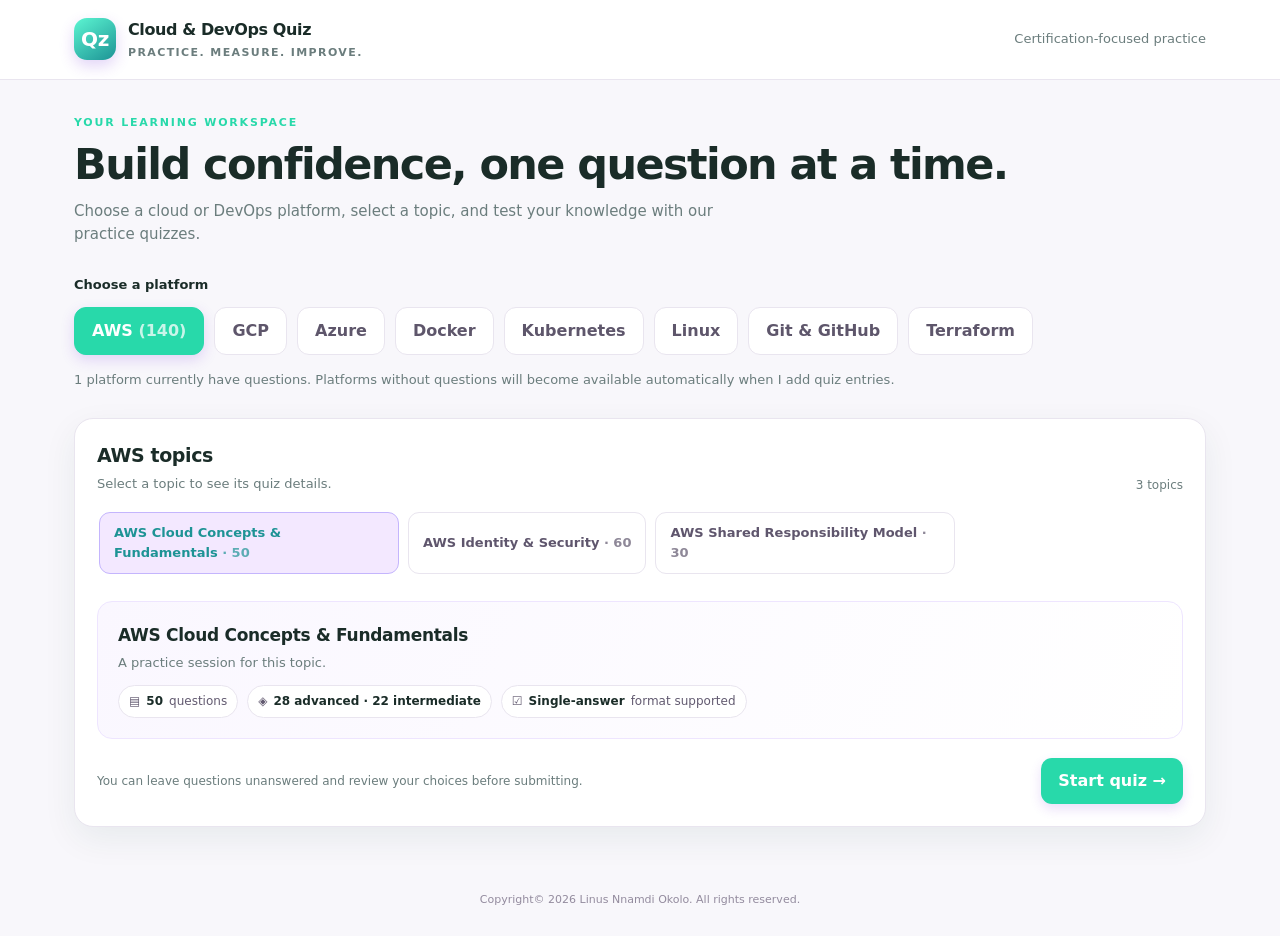
<file: cloud_devops_quiz.html>
<!DOCTYPE html>
<html lang="en">

<head>
  <meta charset="UTF-8">
  <meta name="viewport" content="width=device-width, initial-scale=1.0">
  <meta name="theme-color" content="#6d28d9">
  <title>Cloud & DevOps Quiz</title>
  <link rel="icon" href="images/earndee.png" type="image/png">
  <style>
    :root {
      --purple: #28d9aa;
      --purple-dark: #1d9395;
      --purple-light: #f3e8ff;
      --purple-mid: #5cf6d2;
      --ink: #1a2c28;
      --muted: #6b7d7d;
      --line: #e9e5ef;
      --surface: #ffffff;
      --page: #f8f7fb;
      --green: #451580;
      --green-bg: #dcfce7;
      --red: #b91c1c;
      --red-bg: #fee2e2;
      --shadow: 0 12px 34px rgba(20, 70, 63, 0.07);
    }

    * {
      box-sizing: border-box;
    }

    body {
      margin: 0;
      background: var(--page);
      color: var(--ink);
      font-family: Inter, ui-sans-serif, system-ui, -apple-system, BlinkMacSystemFont, "Segoe UI", sans-serif;
      line-height: 1.55;
    }

    button {
      font: inherit;
      cursor: pointer;
    }

    button:focus-visible {
      outline: 3px solid #c4b5fd;
      outline-offset: 3px;
    }

    .topbar {
      background: #fff;
      border-bottom: 1px solid var(--line);
    }

    .topbar-inner {
      max-width: 1180px;
      margin: auto;
      padding: 18px 24px;
      display: flex;
      align-items: center;
      justify-content: space-between;
      gap: 20px;
    }

    .brand {
      display: flex;
      align-items: center;
      gap: 12px;
      font-weight: 800;
      letter-spacing: -.4px;
    }

    .brand-mark {
      width: 42px;
      height: 42px;
      border-radius: 13px;
      background: linear-gradient(145deg, var(--purple-mid), var(--purple-dark));
      color: white;
      display: grid;
      place-items: center;
      font-size: 20px;
      box-shadow: 0 6px 15px #6d28d933;
    }

    .brand small {
      display: block;
      color: var(--muted);
      font-size: 11px;
      font-weight: 600;
      letter-spacing: 1.4px;
      text-transform: uppercase;
      margin-top: 1px;
    }

    .top-label {
      color: var(--muted);
      font-size: 13px;
    }

    main {
      max-width: 1180px;
      margin: auto;
      padding: 34px 24px 64px;
    }

    .eyebrow {
      color: var(--purple);
      text-transform: uppercase;
      font-weight: 800;
      font-size: 11px;
      letter-spacing: 1.8px;
      margin-bottom: 9px;
    }

    h1 {
      font-size: clamp(30px, 4vw, 43px);
      line-height: 1.12;
      letter-spacing: -1.6px;
      margin: 0 0 12px;
    }

    .intro {
      color: var(--muted);
      max-width: 660px;
      margin: 0;
      font-size: 15px;
    }

    .section-label {
      font-size: 13px;
      font-weight: 800;
      margin: 28px 0 12px;
    }

    .provider-list {
      display: flex;
      flex-wrap: wrap;
      gap: 10px;
    }

    .provider-btn {
      border: 1px solid var(--line);
      color: #5e566b;
      background: white;
      border-radius: 12px;
      padding: 11px 17px;
      font-weight: 750;
      transition: .18s ease;
    }

    .provider-btn:hover {
      border-color: #c4b5fd;
      color: var(--purple);
    }

    .provider-btn.active {
      background: var(--purple);
      color: white;
      border-color: var(--purple);
      box-shadow: 0 5px 14px #6d28d92b;
    }

    .empty-note {
      margin-top: 15px;
      color: var(--muted);
      font-size: 13px;
    }

    .panel {
      background: var(--surface);
      border: 1px solid var(--line);
      border-radius: 19px;
      box-shadow: var(--shadow);
    }

    .topics-panel {
      margin-top: 27px;
      padding: 22px;
    }

    .panel-heading {
      display: flex;
      align-items: end;
      justify-content: space-between;
      gap: 16px;
      margin-bottom: 16px;
    }

    h2 {
      margin: 0;
      font-size: 19px;
      letter-spacing: -.4px;
    }

    .subtext {
      color: var(--muted);
      font-size: 13px;
      margin-top: 4px;
    }

    .topic-count {
      color: var(--muted);
      font-size: 12px;
      white-space: nowrap;
    }

    .topic-row {
      display: flex;
      gap: 9px;
      overflow-x: auto;
      padding: 2px 2px 10px;
      scrollbar-width: thin;
      scrollbar-color: #d8c8f7 transparent;
    }

    .topic-btn {
      flex: 0 0 auto;
      max-width: 300px;
      border: 1px solid var(--line);
      border-radius: 11px;
      background: #fff;
      color: #5f566d;
      padding: 10px 14px;
      font-size: 13px;
      font-weight: 700;
      text-align: left;
    }

    .topic-btn.active {
      color: var(--purple-dark);
      background: var(--purple-light);
      border-color: #c4b5fd;
    }

    .topic-detail {
      margin-top: 17px;
      padding: 20px;
      border-radius: 15px;
      background: linear-gradient(115deg, #faf7ff, #fff);
      border: 1px solid #eee5ff;
    }

    .topic-detail h3 {
      margin: 0;
      font-size: 17px;
      letter-spacing: -.3px;
    }

    .detail-meta {
      display: flex;
      flex-wrap: wrap;
      gap: 9px;
      margin-top: 12px;
    }

    .meta-pill {
      display: inline-flex;
      align-items: center;
      gap: 6px;
      background: white;
      border: 1px solid var(--line);
      border-radius: 999px;
      padding: 6px 10px;
      font-size: 12px;
      color: #625a70;
    }

    .meta-pill strong {
      color: var(--ink);
    }

    .primary,
    .secondary,
    .danger {
      border: 0;
      border-radius: 11px;
      padding: 11px 17px;
      font-weight: 750;
      transition: .18s ease;
    }

    .primary {
      background: var(--purple);
      color: white;
      box-shadow: 0 5px 12px #6d28d926;
    }

    .primary:hover {
      background: var(--purple-dark);
      transform: translateY(-1px);
    }

    .secondary {
      background: white;
      color: #51485f;
      border: 1px solid var(--line);
    }

    .secondary:hover {
      border-color: #bba4f5;
      color: var(--purple);
    }

    .danger {
      background: var(--red-bg);
      color: var(--red);
    }

    .start-row {
      display: flex;
      justify-content: space-between;
      align-items: center;
      gap: 16px;
      margin-top: 19px;
    }

    .start-hint {
      color: var(--muted);
      font-size: 12px;
    }

    .quiz-area {
      display: none;
      margin-top: 27px;
    }

    .quiz-head {
      padding: 20px 22px;
      display: flex;
      align-items: center;
      justify-content: space-between;
      gap: 16px;
    }

    .quiz-head-title {
      font-size: 14px;
      font-weight: 800;
    }

    .quiz-progress-label {
      font-size: 12px;
      color: var(--muted);
      white-space: nowrap;
    }

    .progress-track {
      height: 6px;
      background: #eeeaf4;
      border-radius: 99px;
      overflow: hidden;
      margin: 0 22px 20px;
    }

    .progress-fill {
      height: 100%;
      width: 0;
      background: linear-gradient(90deg, var(--purple), #a78bfa);
      border-radius: inherit;
      transition: width .2s;
    }

    .question-card {
      padding: 27px;
    }

    .question-kicker {
      display: flex;
      align-items: center;
      gap: 8px;
      color: var(--purple);
      font-size: 12px;
      font-weight: 800;
      text-transform: uppercase;
      letter-spacing: .8px;
      margin-bottom: 12px;
    }

    .difficulty {
      display: inline-block;
      padding: 4px 9px;
      border-radius: 999px;
      background: #fff7ed;
      color: #9a3412;
      font-size: 11px;
      font-weight: 800;
      text-transform: capitalize;
      letter-spacing: 0;
    }

    .question-text {
      font-size: clamp(18px, 2.5vw, 22px);
      font-weight: 750;
      line-height: 1.48;
      letter-spacing: -.35px;
      margin: 0 0 22px;
    }

    .options {
      display: grid;
      gap: 11px;
    }

    .option {
      width: 100%;
      display: flex;
      align-items: flex-start;
      gap: 12px;
      padding: 14px 15px;
      border: 1px solid var(--line);
      border-radius: 12px;
      background: white;
      color: #393143;
      text-align: left;
      transition: .15s;
    }

    .option:hover {
      border-color: #c4b5fd;
      background: #fdfbff;
    }

    .option.selected {
      border-color: var(--purple);
      background: #f7f1ff;
      box-shadow: inset 0 0 0 1px var(--purple);
    }

    .option-letter {
      flex: 0 0 27px;
      height: 27px;
      border-radius: 8px;
      background: #f3f0f7;
      color: #655a75;
      display: grid;
      place-items: center;
      font-size: 12px;
      font-weight: 850;
    }

    .option.selected .option-letter {
      background: var(--purple);
      color: white;
    }

    .option-text {
      padding-top: 2px;
      font-size: 14px;
    }

    .quiz-nav {
      display: flex;
      justify-content: space-between;
      align-items: center;
      gap: 12px;
      margin-top: 24px;
    }

    .nav-right {
      display: flex;
      gap: 9px;
    }

    .unanswered-note {
      color: var(--muted);
      font-size: 12px;
    }

    .preview-area,
    .result-area {
      display: none;
      margin-top: 27px;
    }

    .preview-top,
    .result-top {
      padding: 25px;
    }

    .preview-list {
      padding: 0 25px 25px;
      display: grid;
      gap: 11px;
    }

    .preview-item {
      border: 1px solid var(--line);
      border-radius: 12px;
      padding: 15px;
      display: flex;
      align-items: flex-start;
      justify-content: space-between;
      gap: 14px;
    }

    .preview-item p {
      margin: 4px 0 0;
      font-size: 13px;
      color: var(--muted);
    }

    .preview-number {
      color: var(--purple);
      font-size: 12px;
      font-weight: 850;
    }

    .answer-status {
      white-space: nowrap;
      border-radius: 999px;
      padding: 5px 9px;
      font-size: 11px;
      font-weight: 800;
    }

    .answered {
      color: var(--green);
      background: var(--green-bg);
    }

    .not-answered {
      color: #92400e;
      background: #fef3c7;
    }

    .preview-actions {
      padding: 0 25px 25px;
      display: flex;
      justify-content: space-between;
      gap: 12px;
    }

    .result-top {
      text-align: center;
    }

    .score-circle {
      width: 120px;
      height: 120px;
      margin: 18px auto 12px;
      border: 8px solid var(--purple-light);
      border-top-color: var(--purple);
      border-right-color: var(--purple-mid);
      border-radius: 50%;
      display: grid;
      place-items: center;
    }

    .score-circle strong {
      font-size: 29px;
      letter-spacing: -1px;
    }

    .score-circle span {
      display: block;
      font-size: 11px;
      color: var(--muted);
      margin-top: -25px;
    }

    .result-stats {
      display: grid;
      grid-template-columns: repeat(3, 1fr);
      gap: 12px;
      margin-top: 25px;
      text-align: left;
    }

    .stat {
      background: #faf9fc;
      border: 1px solid var(--line);
      border-radius: 13px;
      padding: 15px;
    }

    .stat-label {
      color: var(--muted);
      font-size: 11px;
      font-weight: 700;
    }

    .stat-value {
      font-size: 20px;
      font-weight: 850;
      letter-spacing: -.5px;
      margin-top: 4px;
    }

    .review-head {
      padding: 23px 25px 0;
    }

    .review-list {
      padding: 18px 25px 25px;
      display: grid;
      gap: 13px;
    }

    .review-item {
      border: 1px solid var(--line);
      border-radius: 13px;
      padding: 17px;
    }

    .review-item.correct {
      border-left: 4px solid var(--green);
    }

    .review-item.incorrect {
      border-left: 4px solid var(--red);
    }

    .review-q {
      font-size: 14px;
      font-weight: 800;
      margin-bottom: 12px;
    }

    .review-line {
      font-size: 13px;
      margin: 6px 0;
    }

    .review-line strong {
      color: #43394f;
    }

    .review-explanation {
      color: var(--muted);
      background: #faf9fc;
      padding: 11px 12px;
      border-radius: 9px;
      font-size: 12px;
      margin-top: 11px;
    }

    .result-actions {
      display: flex;
      justify-content: center;
      gap: 10px;
      margin: 20px 0 0;
      flex-wrap: wrap;
    }

    .hidden {
      display: none !important;
    }

    footer {
      max-width: 1180px;
      margin: 0 auto;
      padding: 0 24px 28px;
      color: #938b9e;
      font-size: 11px;
      text-align: center;
    }

    @media (max-width: 640px) {
      .topbar-inner {
        padding: 14px 17px;
      }

      main {
        padding: 26px 15px 45px;
      }

      .top-label {
        display: none;
      }

      .topics-panel {
        padding: 16px;
      }

      .panel-heading {
        align-items: flex-start;
        flex-direction: column;
        gap: 4px;
      }

      .question-card {
        padding: 20px 16px;
      }

      .quiz-head {
        padding: 17px 16px;
      }

      .progress-track {
        margin-left: 16px;
        margin-right: 16px;
      }

      .result-stats {
        grid-template-columns: 1fr;
      }

      .preview-top,
      .result-top {
        padding: 20px 16px;
      }

      .preview-list,
      .review-list {
        padding-left: 16px;
        padding-right: 16px;
      }

      .preview-actions {
        padding-left: 16px;
        padding-right: 16px;
      }

      .start-row {
        align-items: flex-start;
        flex-direction: column;
      }

      .start-row .primary {
        width: 100%;
      }

      .quiz-nav {
        align-items: stretch;
        flex-direction: column;
      }

      .nav-right {
        justify-content: flex-end;
      }
    }
  </style>
</head>

<body>
  <header class="topbar">
    <div class="topbar-inner">
      <div class="brand">
        <div class="brand-mark" aria-hidden="true">Qz</div>
        <div>Cloud & DevOps Quiz<small>Practice. Measure. Improve.</small></div>
      </div>
      <div class="top-label">Certification-focused practice</div>
    </div>
  </header>

  <main>
    <section id="libraryView">
      <div class="eyebrow">Your learning workspace</div>
      <h1>Build confidence, one question at a time.</h1>
      <p class="intro">
        Choose a cloud or DevOps platform, select a topic, and test your knowledge with our practice quizzes.
      </p>

      <div class="section-label">Choose a platform</div>
      <div class="provider-list" id="providerList" aria-label="Quiz platforms"></div>
      <div id="platformNote" class="empty-note"></div>

      <section class="panel topics-panel" id="topicsPanel">
        <div class="panel-heading">
          <div>
            <h2 id="topicsHeading">AWS topics</h2>
            <div class="subtext">Select a topic to see its quiz details.</div>
          </div>
          <div class="topic-count" id="topicCount"></div>
        </div>
        <div class="topic-row" id="topicRow" aria-label="Scrollable quiz topics"></div>
        <div class="topic-detail" id="topicDetail"></div>
        <div class="start-row">
          <div class="start-hint">You can leave questions unanswered and review your choices before submitting.</div>
          <button class="primary" id="startButton">Start quiz&nbsp; →</button>
        </div>
      </section>
    </section>

    <section class="quiz-area" id="quizArea">
      <div class="panel">
        <div class="quiz-head">
          <div>
            <div class="quiz-head-title" id="quizTopicTitle"></div>
            <div class="subtext" id="quizPlatformTitle"></div>
          </div>
          <div class="quiz-progress-label" id="progressLabel"></div>
        </div>
        <div class="progress-track">
          <div class="progress-fill" id="progressFill"></div>
        </div>
        <div class="question-card">
          <div class="question-kicker"><span id="questionNumberLabel"></span><span class="difficulty"
              id="questionDifficulty"></span></div>
          <h2 class="question-text" id="questionText"></h2>
          <div class="options" id="optionsList"></div>
          <div class="quiz-nav">
            <div class="unanswered-note" id="answerHint">Choose an answer or move on to return later.</div>
            <div class="nav-right">
              <button class="secondary" id="previousButton">← Previous</button>
              <button class="primary" id="nextButton">Next →</button>
            </div>
          </div>
        </div>
      </div>
    </section>

    <section class="preview-area" id="previewArea">
      <div class="panel">
        <div class="preview-top">
          <div class="eyebrow">Before you submit</div>
          <h2>Review your answers</h2>
          <p class="subtext" id="previewSummary"></p>
        </div>
        <div class="preview-list" id="previewList"></div>
        <div class="preview-actions">
          <button class="secondary" id="backToQuizButton">← Back to quiz</button>
          <button class="primary" id="submitButton">Submit quiz&nbsp; ✓</button>
        </div>
      </div>
    </section>

    <section class="result-area" id="resultArea">
      <div class="panel">
        <div class="result-top">
          <div class="eyebrow">Quiz completed</div>
          <h2 id="resultHeading">Your results</h2>
          <div class="score-circle"><strong id="scorePercent">0%</strong></div>
          <div id="scoreCaption" class="subtext"></div>
          <div class="result-stats">
            <div class="stat">
              <div class="stat-label">CORRECT ANSWERS</div>
              <div class="stat-value" id="correctStat"></div>
            </div>
            <div class="stat">
              <div class="stat-label">TIME TAKEN</div>
              <div class="stat-value" id="timeStat"></div>
            </div>
            <div class="stat">
              <div class="stat-label">AVERAGE / QUESTION</div>
              <div class="stat-value" id="averageStat"></div>
            </div>
          </div>
          <div class="result-actions">
            <button class="primary" id="retryButton">Try this topic again</button>
            <button class="secondary" id="homeButton">Back to topics</button>
          </div>
        </div>
        <div class="review-head">
          <h2>Answer review</h2>
          <div class="subtext">Compare your answers with the correct answers and read the explanations.</div>
        </div>
        <div class="review-list" id="reviewList"></div>
      </div>
    </section>
  </main>
  <footer>Copyright© 2026 Linus Nnamdi Okolo. All rights reserved.</footer>

  <script>
    const QUIZ = {
      AWS: [
        {
          "id": "aws_a_0001",
          "topic": "AWS Cloud Concepts & Fundamentals",
          "difficulty": "advanced",
          "type": "single",
          "question":
            "A retailer experiences unpredictable traffic increases during promotional campaigns. The company wants infrastructure capacity to increase during traffic spikes and decrease after demand returns to normal. Which cloud characteristic BEST addresses this requirement?",
          "options": [
            "Resource pooling",
            "Measured service",
            "Elasticity",
            "Network accessibility",
          ],
          "correctAnswer": 2,
          "explanation":
            "Elasticity allows provisioned resources to dynamically increase or decrease as workload demand changes. This helps avoid maintaining peak capacity when it is not required.",
        },
        {
          "id": "aws_a_0002",
          "topic": "AWS Cloud Concepts & Fundamentals",
          "difficulty": "intermediate",
          "type": "single",
          "question":
            "A company wants developers to create compute resources whenever required without submitting hardware procurement requests to the IT department. Which cloud characteristic enables this approach?",
          "options": [
            "On-demand self-service",
            "Resource pooling",
            "Measured consumption",
            "Broad network access",
          ],
          "correctAnswer": 0,
          "explanation":
            "On-demand self-service allows customers to provision computing capabilities when needed without requiring manual intervention from the cloud provider.",
        },
        {
          "id": "aws_a_0003",
          "topic": "AWS Cloud Concepts & Fundamentals",
          "difficulty": "intermediate",
          "type": "single",
          "question":
            "Several organizations consume computing capacity from a large collection of infrastructure operated by AWS while each organization's workloads remain logically separated. Which cloud characteristic does this illustrate?",
          "options": [
            "Measured service",
            "Fault tolerance",
            "Broad network access",
            "Resource pooling",
          ],
          "correctAnswer": 3,
          "explanation":
            "Resource pooling allows a cloud provider to serve multiple customers using shared pools of computing resources while maintaining logical isolation between customers.",
        },
        {
          "id": "aws_a_0004",
          "topic": "AWS Cloud Concepts & Fundamentals",
          "difficulty": "intermediate",
          "type": "single",
          "question":
            "An organization wants employees to provision cloud resources through standard network connections from different supported devices and locations. Which cloud characteristic is MOST relevant?",
          "options": [
            "Measured consumption",
            "Broad network access",
            "Resource pooling",
            "Rapid elasticity",
          ],
          "correctAnswer": 1,
          "explanation":
            "Broad network access means cloud capabilities are available over networks and can be accessed using standard mechanisms from supported client platforms.",
        },
        {
          "id": "aws_a_0005",
          "topic": "AWS Cloud Concepts & Fundamentals",
          "difficulty": "intermediate",
          "type": "single",
          "question":
            "A finance team needs usage information so that different departments can be charged according to the cloud resources they consume. Which cloud characteristic MOST directly supports this requirement?",
          "options": [
            "Resource pooling",
            "Broad network access",
            "Measured service",
            "On-demand provisioning",
          ],
          "correctAnswer": 2,
          "explanation":
            "Measured service enables resource consumption to be monitored, measured, and reported. This supports usage-based billing and internal cost allocation.",
        },
        {
          "id": "aws_a_0006",
          "topic": "AWS Cloud Concepts & Fundamentals",
          "difficulty": "intermediate",
          "type": "single",
          "question":
            "A company purchases servers, storage arrays, and networking equipment before launching a new application. How should these infrastructure purchases generally be classified?",
          "options": [
            "Capital expenditure",
            "Operational expenditure",
            "Variable consumption",
            "Usage-based expenditure",
          ],
          "correctAnswer": 0,
          "explanation":
            "Purchasing long-lived infrastructure assets upfront is generally considered capital expenditure because the organization acquires assets expected to provide value over time.",
        },
        {
          "id": "aws_a_0007",
          "topic": "AWS Cloud Concepts & Fundamentals",
          "difficulty": "intermediate",
          "type": "single",
          "question":
            "A startup replaces most of its purchased server infrastructure with AWS resources and receives recurring charges based largely on consumption. Which financial change has the company made?",
          "options": [
            "OpEx to fixed assets",
            "CapEx to operational spending",
            "Variable costs to capital assets",
            "Usage charges to depreciation",
          ],
          "correctAnswer": 1,
          "explanation":
            "Using cloud resources can shift infrastructure spending away from large upfront capital purchases toward ongoing operational expenses based on consumption.",
        },
        {
          "id": "aws_a_0008",
          "topic": "AWS Cloud Concepts & Fundamentals",
          "difficulty": "advanced",
          "type": "single",
          "question":
            "An application currently runs on one large EC2 instance. The architecture team replaces it with several smaller instances that can process requests concurrently. Which approach has been adopted?",
          "options": [
            "Vertical scaling",
            "Capacity reservation",
            "Resource pooling",
            "Horizontal scaling",
          ],
          "correctAnswer": 3,
          "explanation":
            "Horizontal scaling changes capacity by adding or removing separate resources or instances rather than increasing the capacity of a single resource.",
        },
        {
          "id": "aws_a_0009",
          "topic": "AWS Cloud Concepts & Fundamentals",
          "difficulty": "intermediate",
          "type": "single",
          "question":
            "An administrator replaces an EC2 instance with another instance type that provides more CPU and memory. Which scaling technique is being used?",
          "options": [
            "Vertical scaling",
            "Horizontal scaling",
            "Elastic scaling",
            "Geographic scaling",
          ],
          "correctAnswer": 0,
          "explanation":
            "Vertical scaling increases or decreases the capacity of an individual resource, such as changing an EC2 instance to a larger instance type.",
        },
        {
          "id": "aws_a_0010",
          "topic": "AWS Cloud Concepts & Fundamentals",
          "difficulty": "advanced",
          "type": "single",
          "question":
            "A workload automatically adds compute instances when utilization rises and removes unnecessary instances after utilization falls. Which concept is MOST completely demonstrated?",
          "options": [
            "High availability",
            "Resource pooling",
            "Elasticity",
            "Disaster recovery",
          ],
          "correctAnswer": 2,
          "explanation":
            "Elasticity dynamically matches provisioned resources to changing workload demand. Automated scaling in both directions is a common implementation of this concept.",
        },
        {
          "id": "aws_a_0011",
          "topic": "AWS Cloud Concepts & Fundamentals",
          "difficulty": "advanced",
          "type": "single",
          "question":
            "A business application is deployed across multiple independent infrastructure locations so that service can be restored quickly when one location experiences a failure. Which design objective is primarily being addressed?",
          "options": [
            "Cost optimization",
            "High availability",
            "Resource pooling",
            "Measured service",
          ],
          "correctAnswer": 1,
          "explanation":
            "High availability focuses on maximizing service uptime by reducing single points of failure and enabling service to recover quickly from component failures.",
        },
        {
          "id": "aws_a_0012",
          "topic": "AWS Cloud Concepts & Fundamentals",
          "difficulty": "advanced",
          "type": "single",
          "question":
            "A transaction-processing platform continues processing requests without service interruption even after one of its active components fails. Which characteristic BEST describes this architecture?",
          "options": [
            "High scalability",
            "Disaster recovery",
            "Rapid elasticity",
            "Fault tolerance",
          ],
          "correctAnswer": 3,
          "explanation":
            "Fault tolerance is the ability of a system to continue operating despite the failure of one or more components.",
        },
        {
          "id": "aws_a_0013",
          "topic": "AWS Cloud Concepts & Fundamentals",
          "difficulty": "advanced",
          "type": "single",
          "question":
            "A company's primary environment becomes unavailable after a major disruptive event. The company activates procedures to restore applications, recover data, and resume business operations. Which discipline does this represent?",
          "options": [
            "Disaster recovery",
            "Fault isolation",
            "Elastic computing",
            "Capacity planning",
          ],
          "correctAnswer": 0,
          "explanation":
            "Disaster recovery focuses on restoring systems, data, and business operations after significant disruptive events.",
        },
        {
          "id": "aws_a_0014",
          "topic": "AWS Cloud Concepts & Fundamentals",
          "difficulty": "intermediate",
          "type": "single",
          "question":
            "A development team creates temporary environments in minutes, tests several designs, and removes unsuccessful environments without purchasing hardware. Which cloud benefit is MOST directly demonstrated?",
          "options": [
            "Durability",
            "Agility",
            "Data sovereignty",
            "Fault isolation",
          ],
          "correctAnswer": 1,
          "explanation":
            "Cloud agility enables organizations to provision, modify, experiment with, and remove resources quickly as requirements change.",
        },
        {
          "id": "aws_a_0015",
          "topic": "AWS Cloud Concepts & Fundamentals",
          "difficulty": "intermediate",
          "type": "single",
          "question":
            "A company consumes virtual machines, networking, and storage from a provider but remains responsible for configuring operating systems and installed applications. Which service model BEST describes this arrangement?",
          "options": [
            "Software as a Service",
            "Platform as a Service",
            "Infrastructure as a Service",
            "Business Process as a Service",
          ],
          "correctAnswer": 2,
          "explanation":
            "IaaS provides fundamental computing infrastructure while customers retain responsibility for operating systems, applications, and many configuration tasks.",
        },
        {
          "id": "aws_a_0016",
          "topic": "AWS Cloud Concepts & Fundamentals",
          "difficulty": "intermediate",
          "type": "single",
          "question":
            "Developers want to deploy application code while avoiding routine management of the servers and much of the underlying runtime infrastructure. Which service model BEST matches this requirement?",
          "options": [
            "Infrastructure as a Service",
            "Private cloud hosting",
            "Software as a Service",
            "Platform as a Service",
          ],
          "correctAnswer": 3,
          "explanation":
            "PaaS provides a managed application platform so developers can focus primarily on application development while the provider manages much of the underlying infrastructure.",
        },
        {
          "id": "aws_a_0017",
          "topic": "AWS Cloud Concepts & Fundamentals",
          "difficulty": "intermediate",
          "type": "single",
          "question":
            "Employees use a complete business application through a web browser while another provider manages the application platform and underlying infrastructure. Which service model applies?",
          "options": [
            "Software as a Service",
            "Infrastructure as a Service",
            "Platform as a Service",
            "Dedicated private cloud",
          ],
          "correctAnswer": 0,
          "explanation":
            "SaaS provides complete applications to end users while the service provider manages the application and its supporting infrastructure.",
        },
        {
          "id": "aws_a_0018",
          "topic": "AWS Cloud Concepts & Fundamentals",
          "difficulty": "intermediate",
          "type": "single",
          "question":
            "An enterprise maintains sensitive workloads in its own data center while using AWS for customer-facing applications and additional compute capacity. Which deployment model does this represent?",
          "options": [
            "Public cloud",
            "Hybrid cloud",
            "Private cloud",
            "Community cloud",
          ],
          "correctAnswer": 1,
          "explanation":
            "A hybrid cloud combines private or on-premises infrastructure with public cloud resources.",
        },
        {
          "id": "aws_a_0019",
          "topic": "AWS Cloud Concepts & Fundamentals",
          "difficulty": "intermediate",
          "type": "single",
          "question":
            "An organization operates cloud infrastructure dedicated exclusively to its own workloads and does not share that environment with unrelated organizations. Which deployment model BEST describes this environment?",
          "options": [
            "Hybrid cloud",
            "Public cloud",
            "Private cloud",
            "Distributed cloud",
          ],
          "correctAnswer": 2,
          "explanation":
            "A private cloud is dedicated to a single organization and can provide greater control over infrastructure, security, and configuration.",
        },
        {
          "id": "aws_a_0020",
          "topic": "AWS Cloud Concepts & Fundamentals",
          "difficulty": "intermediate",
          "type": "single",
          "question":
            "Multiple unrelated organizations consume logically isolated services from infrastructure owned and operated by AWS. Which deployment model is being used?",
          "options": [
            "Private cloud",
            "Hybrid cloud",
            "Dedicated cloud",
            "Public cloud",
          ],
          "correctAnswer": 3,
          "explanation":
            "AWS primarily provides public cloud infrastructure in which shared provider infrastructure serves many customers while customer resources remain logically isolated.",
        },
        {
          "id": "aws_a_0021",
          "topic": "AWS Cloud Concepts & Fundamentals",
          "difficulty": "advanced",
          "type": "single",
          "question":
            "A company must select an AWS geographic area for a workload based on regulatory requirements, service availability, latency, and cost. Which AWS infrastructure component should the company evaluate?",
          "options": [
            "AWS Region",
            "Edge location",
            "Availability Zone",
            "Individual data center",
          ],
          "correctAnswer": 0,
          "explanation":
            "AWS Regions are geographic areas used for deploying workloads. Region selection commonly considers compliance requirements, proximity, service availability, and pricing.",
        },
        {
          "id": "aws_a_0022",
          "topic": "AWS Cloud Concepts & Fundamentals",
          "difficulty": "advanced",
          "type": "single",
          "question":
            "Architects want to reduce the effect that failure of one infrastructure location could have on a production application while keeping the workload within the same AWS Region. Which approach BEST meets the requirement?",
          "options": [
            "Deploy through multiple edge locations",
            "Deploy across multiple Availability Zones",
            "Deploy into multiple customer accounts",
            "Deploy through multiple pricing models",
          ],
          "correctAnswer": 1,
          "explanation":
            "Availability Zones provide separate fault-isolation boundaries within an AWS Region. Multi-AZ architectures can improve availability without requiring deployment to another Region.",
        },
        {
          "id": "aws_a_0023",
          "topic": "AWS Cloud Concepts & Fundamentals",
          "difficulty": "advanced",
          "type": "single",
          "question":
            "A global media company wants frequently requested static content delivered from infrastructure geographically closer to viewers. Which AWS infrastructure component is MOST relevant?",
          "options": [
            "Customer gateway",
            "Regional subnet",
            "Edge location",
            "Availability Zone",
          ],
          "correctAnswer": 2,
          "explanation":
            "AWS edge locations are points of presence used by services such as Amazon CloudFront to deliver content closer to end users and reduce latency.",
        },
        {
          "id": "aws_a_0024",
          "topic": "AWS Cloud Concepts & Fundamentals",
          "difficulty": "intermediate",
          "type": "single",
          "question":
            "A network administrator is designing an Amazon VPC and must determine the scope at which the VPC itself is created. Which statement is correct?",
          "options": [
            "A VPC belongs to one data center",
            "A VPC belongs to one edge location",
            "A VPC belongs to one Availability Zone",
            "A VPC belongs to one AWS Region",
          ],
          "correctAnswer": 3,
          "explanation":
            "An Amazon VPC is a Regional resource. It can contain subnets that are individually associated with Availability Zones within that Region.",
        },
        {
          "id": "aws_a_0025",
          "topic": "AWS Cloud Concepts & Fundamentals",
          "difficulty": "advanced",
          "type": "single",
          "question":
            "A network team creates several subnets for an application architecture. At which infrastructure scope is each individual subnet associated?",
          "options": [
            "An Availability Zone",
            "An AWS partition",
            "An edge location",
            "An entire AWS Region",
          ],
          "correctAnswer": 0,
          "explanation":
            "A subnet resides within a single Availability Zone. A VPC can span Availability Zones by containing separate subnets in those AZs.",
        },
        {
          "id": "aws_a_0026",
          "topic": "AWS Cloud Concepts & Fundamentals",
          "difficulty": "advanced",
          "type": "single",
          "question":
            "A company launches an Amazon EC2 instance and installs a custom operating system configuration and business application. Under the AWS Shared Responsibility Model, who is responsible for maintaining the guest operating system?",
          "options": [
            "AWS Support",
            "The customer",
            "The hardware vendor",
            "The AWS Region operator",
          ],
          "correctAnswer": 1,
          "explanation":
            "For Amazon EC2, the customer is responsible for the guest operating system, including its configuration and applicable operating-system patching.",
        },
        {
          "id": "aws_a_0027",
          "topic": "AWS Cloud Concepts & Fundamentals",
          "difficulty": "advanced",
          "type": "single",
          "question":
            "An auditor reviews responsibilities for an application running on Amazon EC2. Which responsibility belongs to AWS rather than the customer?",
          "options": [
            "Configuring application permissions",
            "Protecting customer account credentials",
            "Maintaining physical host hardware",
            "Patching the EC2 guest operating system",
          ],
          "correctAnswer": 2,
          "explanation":
            "AWS is responsible for security of the cloud, including physical facilities, physical servers, networking infrastructure, and the virtualization layer.",
        },
        {
          "id": "aws_a_0028",
          "topic": "AWS Cloud Concepts & Fundamentals",
          "difficulty": "advanced",
          "type": "single",
          "question":
            "A security team is reviewing activities that remain under customer control when using AWS. Which task is generally a customer responsibility?",
          "options": [
            "Maintaining AWS data centers",
            "Replacing failed physical disks",
            "Securing the virtualization layer",
            "Managing identities and permissions",
          ],
          "correctAnswer": 3,
          "explanation":
            "Customers are responsible for security in the cloud, which includes managing identities, access permissions, data, and service configurations.",
        },
        {
          "id": "aws_a_0029",
          "topic": "AWS Cloud Concepts & Fundamentals",
          "difficulty": "advanced",
          "type": "single",
          "question":
            "A company moves an application from Amazon EC2 to a more fully managed AWS service. How does this generally affect the Shared Responsibility Model?",
          "options": [
            "AWS manages more of the underlying stack",
            "The customer manages the physical infrastructure",
            "AWS assumes responsibility for customer data",
            "The customer assumes responsibility for networking",
          ],
          "correctAnswer": 0,
          "explanation":
            "As services become more managed, AWS generally takes responsibility for more of the underlying infrastructure and platform while customers retain responsibilities such as data and access management.",
        },
        {
          "id": "aws_a_0030",
          "topic": "AWS Cloud Concepts & Fundamentals",
          "difficulty": "intermediate",
          "type": "single",
          "question":
            "A new cloud administrator wants to inspect AWS resources and perform configuration tasks using a graphical browser interface. Which access method is MOST appropriate?",
          "options": [
            "AWS SDK",
            "AWS Management Console",
            "AWS CLI",
            "AWS service endpoint",
          ],
          "correctAnswer": 1,
          "explanation":
            "The AWS Management Console provides a browser-based graphical interface for viewing, creating, and managing AWS resources.",
        },
        {
          "id": "aws_a_0031",
          "topic": "AWS Cloud Concepts & Fundamentals",
          "difficulty": "intermediate",
          "type": "single",
          "question":
            "An operations engineer wants to execute AWS management commands from a terminal and incorporate those commands into shell scripts. Which tool is MOST appropriate?",
          "options": [
            "AWS Management Console",
            "AWS Pricing Calculator",
            "AWS CLI",
            "AWS Cost Explorer",
          ],
          "correctAnswer": 2,
          "explanation":
            "The AWS Command Line Interface allows administrators to interact with AWS services from a command-line environment and is suitable for scripting.",
        },
        {
          "id": "aws_a_0032",
          "topic": "AWS Cloud Concepts & Fundamentals",
          "difficulty": "intermediate",
          "type": "single",
          "question":
            "A development team is building an application that must create and retrieve objects from AWS services directly from application code. Which approach is MOST appropriate?",
          "options": [
            "AWS Management Console",
            "AWS Cost Explorer",
            "AWS Pricing Calculator",
            "AWS SDK",
          ],
          "correctAnswer": 3,
          "explanation":
            "AWS SDKs provide language-specific libraries that allow application code to interact programmatically with AWS service APIs.",
        },
        {
          "id": "aws_a_0033",
          "topic": "AWS Cloud Concepts & Fundamentals",
          "difficulty": "advanced",
          "type": "single",
          "question":
            "A team is evaluating a new application with irregular usage and cannot predict how long the workload will operate. Which purchasing approach generally provides the greatest flexibility without a long-term usage commitment?",
          "options": [
            "On-Demand pricing",
            "Savings Plans",
            "Reserved commitments",
            "Dedicated capacity",
          ],
          "correctAnswer": 0,
          "explanation":
            "On-Demand pricing is suitable for short-term, irregular, or unpredictable workloads because it does not require a long-term usage commitment.",
        },
        {
          "id": "aws_a_0034",
          "topic": "AWS Cloud Concepts & Fundamentals",
          "difficulty": "advanced",
          "type": "single",
          "question":
            "A company has stable compute usage that is expected to continue for several years. It wants discounted compute pricing while accepting a defined usage commitment. Which option should it evaluate?",
          "options": [
            "AWS Free Tier",
            "Savings Plans",
            "Spot pricing",
            "On-Demand pricing",
          ],
          "correctAnswer": 1,
          "explanation":
            "Savings Plans provide discounted compute pricing in exchange for committing to a consistent amount of eligible compute usage for a one-year or three-year term.",
        },
        {
          "id": "aws_a_0035",
          "topic": "AWS Cloud Concepts & Fundamentals",
          "difficulty": "advanced",
          "type": "single",
          "question":
            "A batch-processing workload can pause, retry, or replace compute capacity when infrastructure becomes unavailable. The company prioritizes reducing compute cost over uninterrupted instance availability. Which purchasing model should it consider?",
          "options": [
            "Reserved capacity",
            "On-Demand pricing",
            "Spot pricing",
            "Dedicated hosting",
          ],
          "correctAnswer": 2,
          "explanation":
            "Spot capacity can provide substantial discounts by using spare AWS compute capacity, but workloads must tolerate interruptions.",
        },
        {
          "id": "aws_a_0036",
          "topic": "AWS Cloud Concepts & Fundamentals",
          "difficulty": "intermediate",
          "type": "single",
          "question":
            "An architect wants to estimate the monthly cost of a proposed AWS architecture before any resources are deployed. Which AWS capability is MOST appropriate?",
          "options": [
            "AWS Cost Explorer",
            "AWS Budgets",
            "AWS Support Center",
            "AWS Pricing Calculator",
          ],
          "correctAnswer": 3,
          "explanation":
            "AWS Pricing Calculator is designed to estimate expected costs for planned AWS architectures based on selected services and expected usage.",
        },
        {
          "id": "aws_a_0037",
          "topic": "AWS Cloud Concepts & Fundamentals",
          "difficulty": "intermediate",
          "type": "single",
          "question":
            "A finance manager wants an alert when monthly AWS spending approaches a predetermined amount. Which AWS cost-management capability BEST meets this requirement?",
          "options": [
            "AWS Budgets",
            "AWS Pricing Calculator",
            "AWS Cost Explorer",
            "AWS Free Tier",
          ],
          "correctAnswer": 0,
          "explanation":
            "AWS Budgets allows organizations to define cost or usage thresholds and configure notifications when actual or forecasted values approach or exceed those thresholds.",
        },
        {
          "id": "aws_a_0038",
          "topic": "AWS Cloud Concepts & Fundamentals",
          "difficulty": "intermediate",
          "type": "single",
          "question":
            "A finance team wants to investigate how AWS spending changed during the previous six months and determine which services contributed most to the increase. Which capability should the team use?",
          "options": [
            "AWS Pricing Calculator",
            "AWS Cost Explorer",
            "AWS Support Center",
            "AWS Management Console",
          ],
          "correctAnswer": 1,
          "explanation":
            "AWS Cost Explorer provides visualizations and filtering capabilities for analyzing historical and forecasted AWS cost and usage data.",
        },
        {
          "id": "aws_a_0039",
          "topic": "AWS Cloud Concepts & Fundamentals",
          "difficulty": "advanced",
          "type": "single",
          "question":
            "An architecture transfers large volumes of application data between geographically separate AWS locations. Which factor should architects evaluate because it can materially affect the AWS bill?",
          "options": [
            "Number of IAM users",
            "Number of console sessions",
            "Data-transfer charges",
            "Number of account aliases",
          ],
          "correctAnswer": 2,
          "explanation":
            "Data transfer can incur charges depending on where data moves, such as between Regions, between some Availability Zone resources, or between AWS and the internet.",
        },
        {
          "id": "aws_a_0040",
          "topic": "AWS Cloud Concepts & Fundamentals",
          "difficulty": "intermediate",
          "type": "single",
          "question":
            "A student is experimenting with AWS and wants to minimize charges while using eligible services within specified usage allowances. Which AWS offering should the student investigate?",
          "options": [
            "AWS Cost Explorer",
            "AWS Support plans",
            "Savings Plans",
            "AWS Free Tier",
          ],
          "correctAnswer": 3,
          "explanation":
            "AWS Free Tier provides free usage opportunities for eligible services subject to the applicable limits, eligibility rules, and offer types.",
        },
        {
          "id": "aws_a_0041",
          "topic": "AWS Cloud Concepts & Fundamentals",
          "difficulty": "advanced",
          "type": "single",
          "question":
            "A production system needs both additional capacity during traffic increases and reduced capacity when traffic subsides. Which architectural approach BEST aligns resource consumption with workload demand?",
          "options": [
            "Automated elastic scaling",
            "Permanent peak provisioning",
            "Manual vertical resizing",
            "Fixed capacity allocation",
          ],
          "correctAnswer": 0,
          "explanation":
            "Automated elastic scaling can increase and decrease capacity as demand changes, helping align provisioned resources and costs with actual workload requirements.",
        },
        {
          "id": "aws_a_0042",
          "topic": "AWS Cloud Concepts & Fundamentals",
          "difficulty": "advanced",
          "type": "single",
          "question":
            "A company wants its application to remain available during the loss of infrastructure in one Availability Zone. Which design decision BEST supports this objective?",
          "options": [
            "Use one larger instance in one AZ",
            "Distribute resources across multiple AZs",
            "Increase storage within one subnet",
            "Move all resources to one data center",
          ],
          "correctAnswer": 1,
          "explanation":
            "Deploying redundant application resources across multiple Availability Zones reduces dependency on a single AZ and is a fundamental AWS high-availability design pattern.",
        },
        {
          "id": "aws_a_0043",
          "topic": "AWS Cloud Concepts & Fundamentals",
          "difficulty": "advanced",
          "type": "single",
          "question":
            "An application is designed to recover service quickly after a component failure, but users might experience a brief interruption during recovery. Which description BEST fits the design?",
          "options": [
            "Completely fault tolerant",
            "Permanently elastic",
            "Highly available",
            "Globally distributed",
          ],
          "correctAnswer": 2,
          "explanation":
            "High availability aims to minimize downtime and restore service quickly. Unlike strict fault tolerance, it does not necessarily guarantee uninterrupted operation during every failure.",
        },
        {
          "id": "aws_a_0044",
          "topic": "AWS Cloud Concepts & Fundamentals",
          "difficulty": "advanced",
          "type": "single",
          "question":
            "Two architectures are compared. Architecture A may briefly interrupt service while failed components are replaced. Architecture B continues processing requests despite a component failure. Which property distinguishes Architecture B?",
          "options": [
            "Resource pooling",
            "Measured consumption",
            "Operational agility",
            "Fault tolerance",
          ],
          "correctAnswer": 3,
          "explanation":
            "Fault-tolerant systems are designed to continue operating despite component failures, whereas highly available systems can permit brief interruptions while service is restored.",
        },
        {
          "id": "aws_a_0045",
          "topic": "AWS Cloud Concepts & Fundamentals",
          "difficulty": "advanced",
          "type": "single",
          "question":
            "A company historically purchased enough hardware to handle its maximum expected annual traffic even though average utilization was much lower. Which cloud capability can MOST directly reduce this overprovisioning?",
          "options": [
            "Elastic resource allocation",
            "Physical infrastructure ownership",
            "Long-term hardware procurement",
            "Dedicated peak provisioning",
          ],
          "correctAnswer": 0,
          "explanation":
            "Elastic resource allocation allows capacity to change with demand, reducing the need to maintain enough infrastructure for peak workloads at all times.",
        },
        {
          "id": "aws_a_0046",
          "topic": "AWS Cloud Concepts & Fundamentals",
          "difficulty": "advanced",
          "type": "single",
          "question":
            "A company is evaluating whether to build a new data center or migrate workloads to AWS. Management wants to avoid forecasting hardware requirements several years in advance. Which cloud advantage BEST addresses this concern?",
          "options": [
            "Physical asset ownership",
            "On-demand resource provisioning",
            "Fixed infrastructure capacity",
            "Long procurement cycles",
          ],
          "correctAnswer": 1,
          "explanation":
            "On-demand provisioning reduces the need to predict long-term infrastructure capacity because resources can be acquired as requirements emerge.",
        },
        {
          "id": "aws_a_0047",
          "topic": "AWS Cloud Concepts & Fundamentals",
          "difficulty": "advanced",
          "type": "single",
          "question":
            "A company operates resources in several AWS Regions. Which statement BEST describes the relationship between AWS Regions and Availability Zones?",
          "options": [
            "Each AZ contains several independent Regions",
            "Each Region represents one physical building",
            "Each Region contains multiple Availability Zones",
            "Each AZ operates as an AWS edge location",
          ],
          "correctAnswer": 2,
          "explanation":
            "An AWS Region is a geographic area containing multiple Availability Zones. Availability Zones provide separate infrastructure fault-isolation boundaries within the Region.",
        },
        {
          "id": "aws_a_0048",
          "topic": "AWS Cloud Concepts & Fundamentals",
          "difficulty": "advanced",
          "type": "single",
          "question":
            "A security review identifies four operational activities for an EC2 workload. Which activity falls under AWS responsibility according to the Shared Responsibility Model?",
          "options": [
            "Classifying application data",
            "Configuring IAM permissions",
            "Updating application packages",
            "Protecting physical facilities",
          ],
          "correctAnswer": 3,
          "explanation":
            "AWS is responsible for protecting the physical infrastructure that runs AWS services, including facilities, hardware, networking, and foundational infrastructure.",
        },
        {
          "id": "aws_a_0049",
          "topic": "AWS Cloud Concepts & Fundamentals",
          "difficulty": "advanced",
          "type": "single",
          "question":
            "A workload runs continuously at a predictable baseline but occasionally experiences temporary spikes. Which cost strategy is MOST reasonable at a conceptual level?",
          "options": [
            "Commit predictable usage and keep variable capacity flexible",
            "Purchase all possible peak capacity through long commitments",
            "Use only interruptible capacity for every application component",
            "Maintain permanent maximum capacity regardless of utilization",
          ],
          "correctAnswer": 0,
          "explanation":
            "Predictable baseline consumption can potentially benefit from commitment-based discounts, while variable capacity can retain flexible purchasing options. This avoids committing unnecessarily to temporary peaks.",
        },
        {
          "id": "aws_a_0050",
          "topic": "AWS Cloud Concepts & Fundamentals",
          "difficulty": "advanced",
          "type": "single",
          "question":
            "A company needs an architecture that minimizes upfront infrastructure investment, supports rapid experimentation, adjusts capacity with changing demand, and charges based largely on consumption. Which approach BEST satisfies the overall requirement?",
          "options": [
            "Purchase dedicated hardware for projected maximum demand",
            "Use cloud resources with elastic consumption-based capacity",
            "Build a private data center with fixed infrastructure capacity",
            "Lease static infrastructure sized for long-term peak demand",
          ],
          "correctAnswer": 1,
          "explanation":
            "Cloud computing combines on-demand provisioning, elasticity, measured consumption, and reduced dependence on upfront infrastructure purchases, making it suitable for this combination of requirements.",
        },

        //=============AWS Identity & Security=================
        {
          "id": "aws_a_0001",
          "topic": "AWS Identity & Security",
          "difficulty": "intermediate",
          "type": "single",
          "question": "A development team needs an EC2 instance to read objects from a specific S3 bucket. The security team prohibits embedding long-lived credentials in application code. Which approach best satisfies both requirements?",
          "options": [
            "Attach an IAM user access key directly to the instance profile",
            "Create an IAM role with the required S3 permissions and attach it to the instance",
            "Store the access key in an environment variable on the instance",
            "Use a resource-based policy on the S3 bucket that allows the instance ID",
          ],
          "correctAnswer": 1,
          "explanation": "An IAM role provides temporary credentials automatically rotated by AWS. Attaching the role to the EC2 instance allows the application to obtain permissions without hard-coding long-lived keys.",
        },
        {
          "id": "aws_a_0002",
          "topic": "AWS Identity & Security",
          "difficulty": "advanced",
          "type": "single",
          "question": "An organization applies a Service Control Policy that denies all RDS actions to the Development OU. A developer in that OU has an IAM policy that explicitly allows RDS full access. What is the effective result?",
          "options": [
            "The developer receives full RDS access because identity-based policies take precedence",
            "The developer is blocked from RDS actions because the SCP sets the maximum permission boundary",
            "The developer receives read-only RDS access as a compromise between the two policies",
            "The SCP is ignored for IAM users that already possess explicit Allow statements",
          ],
          "correctAnswer": 1,
          "explanation": "SCPs act as guardrails that define the maximum permissions available to accounts in an OU. Even if an IAM policy grants an action, the SCP can still deny it. SCPs never grant permissions themselves.",
        },
        {
          "id": "aws_a_0003",
          "topic": "AWS Identity & Security",
          "difficulty": "intermediate",
          "type": "single",
          "question": "A company manages fifteen AWS accounts and wants employees to access multiple accounts with a single set of credentials while avoiding the creation of IAM users in every account. Which service is designed for this use case?",
          "options": [
            "AWS IAM with cross-account roles only",
            "AWS Organizations consolidated billing feature",
            "AWS IAM Identity Center for centralized workforce access",
            "Amazon Cognito user pools for each account",
          ],
          "correctAnswer": 2,
          "explanation": "IAM Identity Center provides centralized workforce identity management and single sign-on across multiple AWS accounts and applications, eliminating the need to create and manage IAM users in each account.",
        },
        {
          "id": "aws_a_0004",
          "topic": "AWS Identity & Security",
          "difficulty": "intermediate",
          "type": "single",
          "question": "An application requires a database password that must be rotated every 30 days without application code changes. Which service combination is most appropriate?",
          "options": [
            "Store the password in Systems Manager Parameter Store and rotate it manually",
            "Store the password in Secrets Manager and enable automatic rotation",
            "Encrypt the password with a KMS key and store it in an S3 bucket",
            "Hard-code the password and update the application at each rotation interval",
          ],
          "correctAnswer": 1,
          "explanation": "Secrets Manager is purpose-built for storing and automatically rotating secrets such as database credentials. It integrates with supported services to perform rotation without requiring application code changes.",
        },
        {
          "id": "aws_a_0005",
          "topic": "AWS Identity & Security",
          "difficulty": "intermediate",
          "type": "single",
          "question": "A public-facing web application is experiencing a volumetric flood of traffic intended to exhaust network capacity. Which service is specifically designed to mitigate this type of attack?",
          "options": [
            "AWS WAF with rate-based rules",
            "Amazon GuardDuty threat detection",
            "AWS Shield for DDoS protection",
            "AWS Security Hub findings aggregation",
          ],
          "correctAnswer": 2,
          "explanation": "AWS Shield provides protection against Distributed Denial of Service attacks, including volumetric floods that aim to overwhelm network or infrastructure capacity.",
        },
        {
          "id": "aws_a_0006",
          "topic": "AWS Identity & Security",
          "difficulty": "intermediate",
          "type": "single",
          "question": "A security team wants a single dashboard that aggregates findings from GuardDuty, Inspector, and AWS Config across the entire organization. Which service provides this capability?",
          "options": [
            "Amazon Detective for investigation graphs",
            "AWS Security Hub for centralized security posture",
            "Amazon Macie for data classification findings",
            "AWS CloudTrail for API activity logging",
          ],
          "correctAnswer": 1,
          "explanation": "Security Hub aggregates, organizes, and prioritizes security findings from multiple AWS services and partner products, providing a centralized view of security posture.",
        },
        {
          "id": "aws_a_0007",
          "topic": "AWS Identity & Security",
          "difficulty": "advanced",
          "type": "single",
          "question": "A policy evaluation results in both an explicit Allow and an explicit Deny for the same action on the same resource. What is the final authorization decision?",
          "options": [
            "Allow, because identity-based policies are evaluated first",
            "Deny, because an explicit Deny always overrides an Allow",
            "Allow, if the principal is an IAM role rather than a user",
            "Deny only if the Deny originates from a resource-based policy",
          ],
          "correctAnswer": 1,
          "explanation": "In AWS authorization logic, an explicit Deny always takes precedence over any Allow, regardless of whether the Deny comes from an identity-based policy, resource-based policy, or SCP.",
        },
        {
          "id": "aws_a_0008",
          "topic": "AWS Identity & Security",
          "difficulty": "beginner",
          "type": "single",
          "question": "A company wants to assign the same set of permissions to twenty developers without attaching the policy to each individual identity. Which IAM construct should be used?",
          "options": [
            "An IAM role that each developer assumes daily",
            "An IAM group containing the developers and the shared policy",
            "A resource-based policy attached to every required service",
            "A service control policy applied at the account level",
          ],
          "correctAnswer": 1,
          "explanation": "IAM groups are collections of users. Attaching a policy to a group automatically grants those permissions to every user in the group, simplifying management.",
        },
        {
          "id": "aws_a_0009",
          "topic": "AWS Identity & Security",
          "difficulty": "intermediate",
          "type": "single",
          "question": "A multi-account environment needs a hierarchical structure so that production and development workloads can receive different permission guardrails. Which feature enables this organization?",
          "options": [
            "IAM permission boundaries on individual roles",
            "Organizational Units within AWS Organizations",
            "Resource groups tagged by environment",
            "Separate IAM Identity Center instances per environment",
          ],
          "correctAnswer": 1,
          "explanation": "Organizational Units (OUs) allow accounts to be grouped hierarchically. Service Control Policies can then be attached to specific OUs to apply different guardrails to production versus development accounts.",
        },
        {
          "id": "aws_a_0010",
          "topic": "AWS Identity & Security",
          "difficulty": "intermediate",
          "type": "single",
          "question": "A team needs to control the lifecycle and usage of encryption keys that protect data at rest in S3, EBS, and RDS. Which service is the primary choice for this responsibility?",
          "options": [
            "AWS Secrets Manager for key storage and rotation",
            "AWS Key Management Service for cryptographic key control",
            "AWS Certificate Manager for key and certificate issuance",
            "Amazon S3 server-side encryption with customer-provided keys",
          ],
          "correctAnswer": 1,
          "explanation": "KMS is the service designed to create, manage, and control cryptographic keys used by many AWS services for data encryption.",
        },
        {
          "id": "aws_a_0011",
          "topic": "AWS Identity & Security",
          "difficulty": "intermediate",
          "type": "single",
          "question": "A web application must block requests that match known SQL injection patterns before they reach the application load balancer. Which service should be placed in front of the load balancer?",
          "options": [
            "AWS Shield Advanced for network-layer filtering",
            "Amazon GuardDuty for continuous threat monitoring",
            "AWS WAF with managed rule groups for injection attacks",
            "AWS Security Hub for automated remediation actions",
          ],
          "correctAnswer": 2,
          "explanation": "AWS WAF operates at the application layer and can inspect HTTP/HTTPS requests for patterns such as SQL injection, XSS, and other malicious payloads before traffic reaches the protected resource.",
        },
        {
          "id": "aws_a_0012",
          "topic": "AWS Identity & Security",
          "difficulty": "intermediate",
          "type": "single",
          "question": "An application running on EC2 must temporarily assume elevated permissions to perform a specific administrative task and then revert to normal permissions. Which IAM feature supports this pattern?",
          "options": [
            "Attaching multiple IAM users to the instance profile",
            "Assuming an IAM role that carries the elevated permissions",
            "Embedding a second access key that is rotated after use",
            "Modifying the instance’s security group for the duration of the task",
          ],
          "correctAnswer": 1,
          "explanation": "IAM roles can be assumed to obtain temporary credentials with a specific permission set. After the session ends, the temporary credentials expire and the elevated access is no longer available.",
        },
        {
          "id": "aws_a_0013",
          "topic": "AWS Identity & Security",
          "difficulty": "advanced",
          "type": "single",
          "question": "Which statement correctly describes the relationship between Service Control Policies and IAM policies?",
          "options": [
            "SCPs grant permissions that IAM policies can further restrict",
            "SCPs define the maximum permissions; IAM policies must still grant access",
            "SCPs override IAM policies only when both contain explicit Deny statements",
            "SCPs are evaluated only for federated users and not for IAM users",
          ],
          "correctAnswer": 1,
          "explanation": "SCPs establish permission boundaries (the ceiling). Actual access still requires an explicit Allow from an IAM policy or resource-based policy. SCPs alone never grant permissions.",
        },
        {
          "id": "aws_a_0014",
          "topic": "AWS Identity & Security",
          "difficulty": "intermediate",
          "type": "single",
          "question": "A security engineer needs continuous monitoring that analyzes VPC Flow Logs, CloudTrail events, and DNS logs to surface potentially malicious activity. Which service performs this analysis?",
          "options": [
            "AWS Security Hub for finding aggregation",
            "Amazon Inspector for vulnerability assessments",
            "Amazon GuardDuty for intelligent threat detection",
            "AWS Config for resource configuration tracking",
          ],
          "correctAnswer": 2,
          "explanation": "GuardDuty continuously analyzes multiple AWS data sources to detect unexpected and potentially unauthorized activity, such as compromised instances or account reconnaissance.",
        },
        {
          "id": "aws_a_0015",
          "topic": "AWS Identity & Security",
          "difficulty": "intermediate",
          "type": "single",
          "question": "According to current AWS guidance, what is the preferred approach for human users who need access to AWS accounts?",
          "options": [
            "Create long-lived IAM users with access keys for each person",
            "Use IAM Identity Center or federation with temporary credentials",
            "Share a single IAM user among team members for simplicity",
            "Store access keys in AWS Secrets Manager and rotate them weekly",
          ],
          "correctAnswer": 1,
          "explanation": "AWS recommends centralized workforce access through IAM Identity Center (or other federation) that issues temporary credentials, rather than creating and managing long-lived IAM user credentials.",
        },
        {
          "id": "aws_a_0016",
          "topic": "AWS Identity & Security",
          "difficulty": "beginner",
          "type": "single",
          "question": "Which protection is included at no additional cost for all AWS customers and defends against the most common network and transport layer DDoS attacks?",
          "options": [
            "AWS WAF managed rule groups",
            "AWS Shield Standard",
            "Amazon GuardDuty malware protection",
            "AWS Security Hub automated response",
          ],
          "correctAnswer": 1,
          "explanation": "AWS Shield Standard is automatically enabled for all AWS customers at no extra charge and provides protection against common volumetric and state-exhaustion DDoS attacks.",
        },
        {
          "id": "aws_a_0017",
          "topic": "AWS Identity & Security",
          "difficulty": "intermediate",
          "type": "single",
          "question": "A policy document contains a statement with Effect set to Allow, Action set to s3:GetObject, and Resource set to a specific bucket ARN followed by /*. What does this statement permit?",
          "options": [
            "Listing all buckets in the account",
            "Reading objects inside the specified bucket",
            "Deleting objects from any bucket in the account",
            "Creating new buckets with the same name prefix",
          ],
          "correctAnswer": 1,
          "explanation": "The Action s3:GetObject combined with a Resource of arn:aws:s3:::bucket-name/* allows retrieval of objects stored within that bucket.",
        },
        {
          "id": "aws_a_0018",
          "topic": "AWS Identity & Security",
          "difficulty": "intermediate",
          "type": "single",
          "question":
            "Which statement best distinguishes IAM from IAM Identity Center?",
          "options": [
            "IAM manages encryption keys while Identity Center manages secrets",
            "IAM controls identities and permissions inside an account; Identity Center centralizes workforce access across accounts",
            "IAM is used only for service roles while Identity Center is used for human users",
            "IAM Identity Center replaces the need for Service Control Policies",
          ],
          "correctAnswer": 1,
          "explanation": "IAM handles authentication and authorization within a single AWS account. IAM Identity Center provides centralized single sign-on and permission management for workforce users across multiple accounts and applications.",
        },
        {
          "id": "aws_a_0019",
          "topic": "AWS Identity & Security",
          "difficulty": "intermediate",
          "type": "single",
          "question": "An application currently stores a third-party API token in its source code repository. Which service should be adopted to remove the token from code and retrieve it securely at runtime?",
          "options": [
            "AWS Key Management Service for token encryption only",
            "AWS Secrets Manager for secure storage and retrieval",
            "Amazon S3 with server-side encryption for token files",
            "AWS Systems Manager Session Manager for token injection",
          ],
          "correctAnswer": 1,
          "explanation": "Secrets Manager is designed to store, retrieve, and optionally rotate secrets such as API tokens, removing the need to embed them in application code or configuration files.",
        },
        {
          "id": "aws_a_0020",
          "topic": "AWS Identity & Security",
          "difficulty": "intermediate",
          "type": "single",
          "question": "A new IAM policy grants Action set to * and Resource set to * for a developer who only needs to read objects from one S3 bucket. Why does this violate AWS security guidance?",
          "options": [
            "Wildcard actions are unsupported in customer-managed policies",
            "It grants far more permissions than required for the stated task",
            "Resource wildcards cannot be used together with Action wildcards",
            "The policy will be automatically denied by the AWS managed policy engine",
          ],
          "correctAnswer": 1,
          "explanation": "The principle of least privilege requires granting only the permissions necessary to perform a task. Broad wildcards violate this principle and are flagged by security tools such as Security Hub.",
        },
        {
          "id": "aws_a_0021",
          "topic": "AWS Identity & Security",
          "difficulty": "intermediate",
          "type": "single",
          "question": "A company wants to apply a common set of preventive controls to every account that belongs to its Production Organizational Unit. Which mechanism should be used?",
          "options": [
            "IAM permission boundaries on every role in those accounts",
            "A Service Control Policy attached to the Production OU",
            "Individual IAM policies replicated into each production account",
            "AWS Config rules evaluated only in the management account",
          ],
          "correctAnswer": 1,
          "explanation": "Attaching a Service Control Policy to an Organizational Unit applies those guardrails to every account inside that OU, providing centralized preventive control.",
        },
        {
          "id": "aws_a_0022",
          "topic": "AWS Identity & Security",
          "difficulty": "intermediate",
          "type": "single",
          "question": "A security team needs to filter incoming HTTP requests based on URI paths, query strings, and geographic origin before the requests reach CloudFront. Which service provides this capability?",
          "options": [
            "AWS Shield Advanced for application-layer inspection",
            "Amazon GuardDuty for request pattern analysis",
            "AWS WAF for web request filtering",
            "AWS Security Hub for geographic finding correlation",
          ],
          "correctAnswer": 2,
          "explanation": "AWS WAF inspects and filters web requests according to rules that can examine headers, paths, query strings, IP addresses, and geographic location.",
        },
        {
          "id": "aws_a_0023",
          "topic": "AWS Identity & Security",
          "difficulty": "intermediate",
          "type": "single",
          "question": "Which service is primarily responsible for detecting suspicious API calls and potentially compromised resources, rather than aggregating findings from other tools?",
          "options": [
            "AWS Security Hub",
            "Amazon GuardDuty",
            "AWS Config",
            "Amazon Macie",
          ],
          "correctAnswer": 1,
          "explanation": "GuardDuty performs continuous threat detection by analyzing data sources for anomalous behavior. Security Hub aggregates and prioritizes findings produced by GuardDuty and other services.",
        },
        {
          "id": "aws_a_0024",
          "topic": "AWS Identity & Security",
          "difficulty": "advanced",
          "type": "single",
          "question": "Account A needs to allow a role in Account B to read objects from an S3 bucket in Account A. Which combination is required?",
          "options": [
            "A resource-based policy on the bucket and a trust policy on the role in Account B",
            "An SCP in Account A that allows the role from Account B",
            "An IAM user in Account A whose credentials are shared with Account B",
            "A service-linked role automatically created by S3 in both accounts",
          ],
          "correctAnswer": 0,
          "explanation": "Cross-account access to S3 typically requires a bucket policy (resource-based) that grants the external principal, plus a trust policy on the role in the external account that allows it to be assumed.",
        },
        {
          "id": "aws_a_0025",
          "topic": "AWS Identity & Security",
          "difficulty": "advanced",
          "type": "single",
          "question": "A KMS key is used to encrypt S3 objects. Which policy type primarily controls who can use that key for encrypt and decrypt operations?",
          "options": [
            "The IAM policy attached to the calling principal",
            "The key policy defined on the KMS key itself",
            "The bucket policy of the S3 bucket storing the objects",
            "A Service Control Policy applied to the account",
          ],
          "correctAnswer": 1,
          "explanation": "Every KMS key has a key policy that is the primary mechanism for controlling access to the key. IAM policies can further refine access but cannot grant access that the key policy does not allow.",
        },
        {
          "id": "aws_a_0026",
          "topic": "AWS Identity & Security",
          "difficulty": "beginner",
          "type": "single",
          "question": "Which statement about IAM groups is correct?",
          "options": [
            "Groups can contain both users and roles for shared permissions",
            "Groups are collections of users and cannot contain roles",
            "Groups can be nested to create hierarchical permission sets",
            "Groups automatically inherit permissions from Organizational Units",
          ],
          "correctAnswer": 1,
          "explanation": "IAM groups are simply collections of IAM users. Roles cannot be added to groups; roles are assumed independently.",
        },
        {
          "id": "aws_a_0027",
          "topic": "AWS Identity & Security",
          "difficulty": "intermediate",
          "type": "single",
          "question": "Why does AWS recommend using IAM roles instead of long-term access keys for applications running on EC2?",
          "options": [
            "Roles provide permanent credentials that never expire",
            "Roles deliver temporary credentials that are automatically rotated",
            "Roles bypass the need for any permission evaluation",
            "Roles can only be used by AWS service principals",
          ],
          "correctAnswer": 1,
          "explanation": "When an EC2 instance has an instance profile role, the instance metadata service supplies temporary credentials that AWS rotates automatically, reducing the risk associated with long-lived keys.",
        },
        {
          "id": "aws_a_0028",
          "topic": "AWS Identity & Security",
          "difficulty": "intermediate",
          "type": "single",
          "question": "A security operations center wants findings from GuardDuty, Inspector, and partner security products to appear in one consolidated view with severity scoring. Which service should be enabled?",
          "options": [
            "Amazon Detective",
            "AWS Security Hub",
            "AWS CloudTrail Lake",
            "Amazon EventBridge only",
          ],
          "correctAnswer": 1,
          "explanation": "Security Hub is the service that aggregates findings from multiple AWS services and integrated partner products, normalizes them, and provides a prioritized view of security posture.",
        },
        {
          "id": "aws_a_0029",
          "topic": "AWS Identity & Security",
          "difficulty": "advanced",
          "type": "single",
          "question": "An SCP attached to the root of an organization denies the ability to leave the organization. What is the effect on member accounts?",
          "options": [
            "Member accounts can still leave if their IAM policies allow the action",
            "Member accounts are prevented from leaving regardless of their IAM policies",
            "Only the management account is affected by the denial",
            "The denial applies solely to federated users in member accounts",
          ],
          "correctAnswer": 1,
          "explanation": "SCPs apply to all member accounts (and the management account when attached at the root). An explicit Deny in an SCP blocks the action even if identity-based policies permit it.",
        },
        {
          "id": "aws_a_0030",
          "topic": "AWS Identity & Security",
          "difficulty": "intermediate",
          "type": "single",
          "question": "Which attack type is AWS WAF primarily intended to mitigate?",
          "options": [
            "Volumetric network floods that exhaust bandwidth",
            "Application-layer exploits such as SQL injection and XSS",
            "Compromised IAM credentials used for API calls",
            "Misconfigured security groups that expose ports",
          ],
          "correctAnswer": 1,
          "explanation": "AWS WAF is designed to protect web applications from common application-layer attacks by inspecting and filtering HTTP/HTTPS requests.",
        },
        {
          "id": "aws_a_0031",
          "topic": "AWS Identity & Security",
          "difficulty": "intermediate",
          "type": "single",
          "question": "A database credential stored in Secrets Manager is configured for automatic rotation. What happens when rotation occurs?",
          "options": [
            "The application must be restarted to pick up the new credential",
            "Secrets Manager updates the secret and can notify dependent services",
            "A new IAM role is created with the updated credential",
            "The old credential remains valid indefinitely alongside the new one",
          ],
          "correctAnswer": 1,
          "explanation": "When automatic rotation is enabled, Secrets Manager generates a new secret value, updates the secret, and can invoke a rotation Lambda that updates the database, allowing applications that retrieve the secret at runtime to receive the new value.",
        },
        {
          "id": "aws_a_0032",
          "topic": "AWS Identity & Security",
          "difficulty": "beginner",
          "type": "single",
          "question": "In an IAM policy statement, which element answers the question “What operation is being allowed or denied?”",
          "options": ["Resource", "Action", "Effect", "Condition"],
          "correctAnswer": 1,
          "explanation": "The Action element specifies the API operations (for example s3:GetObject or ec2:StartInstances) that the statement allows or denies.",
        },
        {
          "id": "aws_a_0033",
          "topic": "AWS Identity & Security",
          "difficulty": "intermediate",
          "type": "single",
          "question": "In IAM Identity Center, what is used to define the permissions that a workforce user receives when accessing a specific AWS account?",
          "options": [
            "IAM groups created inside each target account",
            "Permission sets associated with the user or group",
            "Service Control Policies attached to the user",
            "Resource-based policies on every service the user needs",
          ],
          "correctAnswer": 1,
          "explanation": "Permission sets in IAM Identity Center define collections of policies that are provisioned into target accounts as IAM roles when a user is assigned access.",
        },
        {
          "id": "aws_a_0034",
          "topic": "AWS Identity & Security",
          "difficulty": "intermediate",
          "type": "single",
          "question": "Which of the following is a typical finding category that GuardDuty can generate?",
          "options": [
            "Unencrypted EBS volumes detected by configuration scanning",
            "Unusual API activity indicating possible credential compromise",
            "Missing MFA on IAM users detected by access reviews",
            "Publicly accessible S3 buckets discovered by inventory jobs",
          ],
          "correctAnswer": 1,
          "explanation": "GuardDuty focuses on threat detection. Unusual API call patterns, communication with known malicious domains, and signs of compromised instances or credentials are core finding types.",
        },
        {
          "id": "aws_a_0035",
          "topic": "AWS Identity & Security",
          "difficulty": "advanced",
          "type": "single",
          "question": "A role has an identity-based policy that allows s3:* on all resources. A bucket policy on a specific bucket contains an explicit Deny for that role. What is the outcome when the role attempts to read an object from that bucket?",
          "options": [
            "Access is allowed because the identity-based policy is broader",
            "Access is denied because the explicit Deny takes precedence",
            "Access is allowed if the role is assumed with MFA",
            "Access is denied only for write operations, not read operations",
          ],
          "correctAnswer": 1,
          "explanation": "An explicit Deny in any applicable policy (identity-based, resource-based, or SCP) overrides any Allow statements.",
        },
        {
          "id": "aws_a_0036",
          "topic": "AWS Identity & Security",
          "difficulty": "intermediate",
          "type": "single",
          "question": "How do AWS KMS and Secrets Manager commonly interact?",
          "options": [
            "Secrets Manager replaces KMS for all encryption needs",
            "Secrets Manager can use KMS keys to encrypt the secrets it stores",
            "KMS stores the secret values while Secrets Manager manages rotation",
            "They cannot be used together in the same account",
          ],
          "correctAnswer": 1,
          "explanation": "Secrets Manager encrypts secrets at rest using AWS KMS keys (either the default aws/secretsmanager key or a customer-managed key).",
        },
        {
          "id": "aws_a_0037",
          "topic": "AWS Identity & Security",
          "difficulty": "intermediate",
          "type": "single",
          "question": "Which additional capability does AWS Shield Advanced provide compared with Shield Standard?",
          "options": [
            "Automatic encryption of all data in transit",
            "24/7 access to the AWS DDoS Response Team and advanced mitigations",
            "Replacement of AWS WAF for application-layer protection",
            "Automatic remediation of IAM policy violations",
          ],
          "correctAnswer": 1,
          "explanation": "Shield Advanced offers enhanced DDoS detection and mitigation, cost protection, and access to the AWS DDoS Response Team (DRT), features not included in the free Shield Standard tier.",
        },
        {
          "id": "aws_a_0038",
          "topic": "AWS Identity & Security",
          "difficulty": "beginner",
          "type": "single",
          "question": "Which identity type is intended to be assumed by a human or service and supplies temporary security credentials?",
          "options": ["IAM user", "IAM role", "IAM group", "Service control policy"],
          "correctAnswer": 1,
          "explanation": "IAM roles are designed to be assumed. When assumed, they provide temporary credentials that expire, making them suitable for both human federation and service-to-service access.",
        },
        {
          "id": "aws_a_0039",
          "topic": "AWS Identity & Security",
          "difficulty": "intermediate",
          "type": "single",
          "question": "In AWS Organizations, which account has the ability to create accounts, apply SCPs, and manage the organization structure?",
          "options": [
            "Any member account that has AdministratorAccess",
            "The management account (formerly master account)",
            "The account designated as the security tooling account",
            "Every account that belongs to the Security Organizational Unit",
          ],
          "correctAnswer": 1,
          "explanation": "The management account is the owner of the organization and holds the privileges required to create accounts, attach policies, and perform organization-level administration.",
        },
        {
          "id": "aws_a_0040",
          "topic": "AWS Identity & Security",
          "difficulty": "intermediate",
          "type": "single",
          "question": "AWS WAF can be associated with which of the following resources to inspect web traffic?",
          "options": [
            "EC2 instances and Lambda functions directly",
            "Amazon CloudFront distributions and Application Load Balancers",
            "S3 buckets and EBS volumes",
            "IAM roles and Organizations OUs",
          ],
          "correctAnswer": 1,
          "explanation": "AWS WAF integrates with CloudFront, Application Load Balancers, API Gateway, and AppSync, allowing inspection of web requests before they reach the application.",
        },
        {
          "id": "aws_a_0041",
          "topic": "AWS Identity & Security",
          "difficulty": "intermediate",
          "type": "single",
          "question": "Security Hub flags a customer-managed policy that contains Action: * and Resource: *. Why is this considered a finding?",
          "options": [
            "Wildcard policies are syntactically invalid in IAM",
            "The policy grants unrestricted administrative access, violating least privilege",
            "Security Hub can only evaluate AWS managed policies",
            "The policy will be rejected by the IAM policy simulator",
          ],
          "correctAnswer": 1,
          "explanation": "Policies that grant unrestricted Action and Resource wildcards provide far more access than typically required and are highlighted as a security risk under least-privilege controls.",
        },
        {
          "id": "aws_a_0042",
          "topic": "AWS Identity & Security",
          "difficulty": "advanced",
          "type": "single",
          "question": "A role in Account B needs to be assumable by a specific IAM user in Account A. Where is the trust relationship defined?",
          "options": [
            "In the IAM policy attached to the user in Account A",
            "In the trust policy of the role in Account B",
            "In a Service Control Policy attached to Account A",
            "In the resource-based policy of every service the role will access",
          ],
          "correctAnswer": 1,
          "explanation": "The trust policy (assume-role policy) of the role in Account B lists the principals that are allowed to assume it, including the IAM user or role from Account A.",
        },
        {
          "id": "aws_a_0043",
          "topic": "AWS Identity & Security",
          "difficulty": "intermediate",
          "type": "single",
          "question": "Which data sources does Amazon GuardDuty analyze by default to detect threats?",
          "options": [
            "Only VPC Flow Logs",
            "VPC Flow Logs, CloudTrail management events, and DNS logs",
            "Only S3 access logs and EBS snapshots",
            "Only IAM credential reports and Config snapshots",
          ],
          "correctAnswer": 1,
          "explanation": "GuardDuty continuously monitors VPC Flow Logs, AWS CloudTrail management event logs, and DNS query logs as its foundational data sources.",
        },
        {
          "id": "aws_a_0044",
          "topic": "AWS Identity & Security",
          "difficulty": "intermediate",
          "type": "single",
          "question": "A team needs automatic rotation of database credentials with built-in integration for supported engines. Which service is the more complete solution?",
          "options": [
            "AWS Systems Manager Parameter Store",
            "AWS Secrets Manager",
            "Amazon S3 with versioning enabled",
            "AWS KMS with imported key material",
          ],
          "correctAnswer": 1,
          "explanation": "Secrets Manager provides native automatic rotation for supported database services and secrets, whereas Parameter Store focuses on configuration data and hierarchical parameters.",
        },
        {
          "id": "aws_a_0045",
          "topic": "AWS Identity & Security",
          "difficulty": "advanced",
          "type": "single",
          "question": "Service Control Policies apply to which identities inside a member account?",
          "options": [
            "Only IAM users, not roles or federated principals",
            "All IAM users, roles, and the root user of the member account",
            "Only the root user of the member account",
            "Only service-linked roles used by AWS services",
          ],
          "correctAnswer": 1,
          "explanation": "SCPs affect all users, roles, and the root user in the member accounts to which they are attached. They do not affect the management account when the SCP is applied only to member OUs.",
        },
        {
          "id": "aws_a_0046",
          "topic": "AWS Identity & Security",
          "difficulty": "intermediate",
          "type": "single",
          "question": "A security engineer wants to block requests that exceed 2,000 requests from a single IP address within a five-minute period. Which WAF capability supports this requirement?",
          "options": [
            "Geographic match rules only",
            "Rate-based rules",
            "IP set match rules without rate limiting",
            "String match rules on the User-Agent header",
          ],
          "correctAnswer": 1,
          "explanation": "Rate-based rules in AWS WAF track the rate of requests from individual IP addresses and can automatically block addresses that exceed a configured threshold.",
        },
        {
          "id": "aws_a_0047",
          "topic": "AWS Identity & Security",
          "difficulty": "advanced",
          "type": "single",
          "question": "When multiple policies apply to a request, which of the following is evaluated first in the AWS authorization process?",
          "options": [
            "Resource-based policies are ignored if an identity-based policy exists",
            "Explicit Deny statements from any policy are checked and take precedence",
            "Only the most recently created policy is evaluated",
            "Service Control Policies are evaluated after identity-based policies",
          ],
          "correctAnswer": 1,
          "explanation": "AWS collects all applicable policies and first looks for any explicit Deny. If a Deny is found, the request is denied. Only if no Deny exists does evaluation continue to look for an Allow.",
        },
        {
          "id": "aws_a_0048",
          "topic": "AWS Identity & Security",
          "difficulty": "intermediate",
          "type": "single",
          "question": "A company needs employees to sign in once and access multiple AWS accounts and internal business applications. Which service is designed for this workforce identity use case?",
          "options": [
            "Amazon Cognito user pools",
            "AWS IAM Identity Center",
            "AWS Directory Service managed AD only",
            "IAM users with cross-account access keys",
          ],
          "correctAnswer": 1,
          "explanation": "IAM Identity Center is the recommended service for centralized workforce access to AWS accounts and cloud applications, supporting single sign-on.",
        },
        {
          "id": "aws_a_0049",
          "topic": "AWS Identity & Security",
          "difficulty": "intermediate",
          "type": "single",
          "question": "Which type of KMS key allows the customer to control the key material and the lifecycle while still using the KMS API for cryptographic operations?",
          "options": [
            "AWS managed key",
            "Customer managed key",
            "AWS owned key",
            "Service-linked key only",
          ],
          "correctAnswer": 1,
          "explanation": "Customer managed keys give the customer full control over key policies, rotation, and lifecycle while still leveraging the KMS service for encryption and decryption operations.",
        },
        {
          "id": "aws_a_0050",
          "topic": "AWS Identity & Security",
          "difficulty": "intermediate",
          "type": "single",
          "question":
            "Security Hub can evaluate accounts against which of the following?",
          "options": [
            "Only custom Lambda rules written by the customer",
            "Industry and regulatory security standards such as CIS AWS Foundations",
            "Only GuardDuty findings severity scores",
            "Only the number of IAM users present in the account",
          ],
          "correctAnswer": 1,
          "explanation": "Security Hub supports automated security checks against standards including CIS AWS Foundations Benchmark, PCI DSS, and AWS Foundational Security Best Practices.",
        },
        {
          "id": "aws_a_0051",
          "topic": "AWS Identity & Security",
          "difficulty": "intermediate",
          "type": "single",
          "question": "When an IAM role is assumed, what limits the length of time the temporary credentials remain valid?",
          "options": [
            "The password policy of the account",
            "The maximum session duration configured on the role",
            "The expiration date of the KMS key used for signing",
            "The SCP attached to the Organizational Unit",
          ],
          "correctAnswer": 1,
          "explanation": "Each IAM role has a configurable maximum session duration (from 1 hour up to 12 hours). Temporary credentials issued when the role is assumed cannot exceed that duration.",
        },
        {
          "id": "aws_a_0052",
          "topic": "AWS Identity & Security",
          "difficulty": "intermediate",
          "type": "single",
          "question": "A public web application is protected by both AWS WAF and AWS Shield. Which statement correctly describes their complementary roles?",
          "options": [
            "WAF handles DDoS volumetric attacks while Shield filters application exploits",
            "Shield mitigates DDoS attacks while WAF filters malicious web requests",
            "Both services perform identical functions at different price points",
            "Shield replaces WAF when Shield Advanced is enabled",
          ],
          "correctAnswer": 1,
          "explanation": "Shield focuses on network and transport layer DDoS protection, while WAF focuses on application-layer request filtering. They are commonly used together for defense in depth.",
        },
        {
          "id": "aws_a_0053",
          "topic": "AWS Identity & Security",
          "difficulty": "intermediate",
          "type": "single",
          "question": "Which capability helps identify resources that are shared with external principals outside an account or organization?",
          "options": [
            "Amazon GuardDuty",
            "IAM Access Analyzer",
            "AWS Security Hub only",
            "AWS Config conformance packs",
          ],
          "correctAnswer": 1,
          "explanation": "IAM Access Analyzer continuously monitors resource policies to detect resources that are accessible from outside the account or organization, helping reduce unintended external access.",
        },
        {
          "id": "aws_a_0054",
          "topic": "AWS Identity & Security",
          "difficulty": "advanced",
          "type": "single",
          "question": "How do Service Control Policies differ from IAM permission boundaries?",
          "options": [
            "SCPs are applied at the organization or OU level; permission boundaries are applied to individual IAM users or roles",
            "Permission boundaries grant permissions while SCPs only deny",
            "SCPs are evaluated only for the management account",
            "Permission boundaries replace the need for identity-based policies",
          ],
          "correctAnswer": 0,
          "explanation": "SCPs provide organization-wide or OU-wide guardrails. Permission boundaries are an advanced IAM feature attached to individual users or roles to limit the maximum permissions those identities can have.",
        },
        {
          "id": "aws_a_0055",
          "topic": "AWS Identity & Security",
          "difficulty": "intermediate",
          "type": "single",
          "question": "A GuardDuty finding reports a high-severity event involving communication with a known malicious domain. What is the recommended first response?",
          "options": [
            "Ignore the finding because GuardDuty produces many false positives",
            "Investigate the affected resource and consider isolation or credential rotation",
            "Disable GuardDuty in the account to stop further notifications",
            "Create an SCP that denies all outbound traffic from the account",
          ],
          "correctAnswer": 1,
          "explanation": "High-severity GuardDuty findings indicate potentially serious threats. The standard response is to investigate the resource, validate the activity, and take containment actions such as isolation or credential rotation.",
        },
        {
          "id": "aws_a_0056",
          "topic": "AWS Identity & Security",
          "difficulty": "intermediate",
          "type": "single",
          "question": "An EC2 instance needs to retrieve a database password stored in Secrets Manager at runtime. What must be in place for this to succeed?",
          "options": [
            "The database password must be stored as an environment variable on the instance",
            "The instance role must have permission to call secretsmanager:GetSecretValue",
            "The secret must be embedded in the AMI used to launch the instance",
            "A resource-based policy on the secret that allows the instance ID",
          ],
          "correctAnswer": 1,
          "explanation": "The IAM role associated with the EC2 instance must include permission for the secretsmanager:GetSecretValue action (and typically kms:Decrypt if a customer-managed key is used).",
        },
        {
          "id": "aws_a_0057",
          "topic": "AWS Identity & Security",
          "difficulty": "intermediate",
          "type": "single",
          "question": "Besides centralized policy management, what other benefit does AWS Organizations provide?",
          "options": [
            "Automatic encryption of all data across member accounts",
            "Consolidated billing and volume discounts across accounts",
            "Replacement of IAM Identity Center for workforce access",
            "Automatic remediation of all GuardDuty findings",
          ],
          "correctAnswer": 1,
          "explanation": "AWS Organizations enables consolidated billing, allowing the management account to pay for all member accounts and to benefit from aggregated usage discounts.",
        },
        {
          "id": "aws_a_0058",
          "topic": "AWS Identity & Security",
          "difficulty": "advanced",
          "type": "single",
          "question": "An IAM policy needs to allow S3 access only when the request originates from a specific VPC endpoint. Which policy element supports this restriction?",
          "options": [
            "Resource element with a VPC ARN",
            "Condition element using aws:SourceVpce",
            "Action element restricted to vpc-endpoint operations",
            "Effect element set to ConditionalAllow",
          ],
          "correctAnswer": 1,
          "explanation": "The Condition element can use condition keys such as aws:SourceVpce to evaluate whether the request came through a particular VPC endpoint, enabling fine-grained access control.",
        },
        {
          "id": "aws_a_0059",
          "topic": "AWS Identity & Security",
          "difficulty": "intermediate",
          "type": "single",
          "question": "A security team wants Security Hub findings from all member accounts to be visible in a single delegated administrator account. Which Organizations feature supports this?",
          "options": [
            "Service Control Policies that force findings to the management account",
            "Delegated administrator for Security Hub within AWS Organizations",
            "IAM roles that replicate findings nightly via Lambda",
            "Manual export of findings from each account into a central S3 bucket",
          ],
          "correctAnswer": 1,
          "explanation": "AWS Organizations supports designating a delegated administrator account for Security Hub, allowing centralized viewing and management of findings across the organization.",
        },
        {
          "id": "aws_a_0060",
          "topic": "AWS Identity & Security",
          "difficulty": "advanced",
          "type": "single",
          "question": "A company has implemented Organizations with SCPs, IAM Identity Center for workforce access, KMS for encryption keys, Secrets Manager for credentials, WAF and Shield for edge protection, GuardDuty for detection, and Security Hub for aggregation. Which statement best describes the overall architecture?",
          "options": [
            "It relies solely on preventive controls and has no detective capability",
            "It implements defense-in-depth across identity, data, application, and detection layers",
            "It centralizes all permissions in SCPs and removes the need for IAM policies",
            "It eliminates the requirement for least-privilege IAM policies inside accounts",
          ],
          "correctAnswer": 1,
          "explanation": "The described set of services provides layered controls: identity federation and guardrails, data protection, application-layer filtering, DDoS resilience, continuous threat detection, and centralized visibility—forming a defense-in-depth security posture.",
        },

        // ==============AWS Shared Responsibility Model=========
        {
          "id": "aws_srm_0001",
          "topic": "AWS Shared Responsibility Model",
          "difficulty": "advanced",
          "type": "single",
          "question": "A company runs a customer portal on EC2. A security review finds that the host operating system has not received recent security patches. Who should normally address this issue?",
          "options": [
            "The customer operating the instance",
            "The AWS infrastructure operations team",
            "The facility security provider",
            "The AWS edge networking team"
          ],
          "correctAnswer": 0,
          "explanation": "With EC2, the customer manages the guest operating system, including configuration and applicable patches. AWS manages the underlying physical infrastructure and virtualization layer."
        },
        {
          "id": "aws_srm_0002",
          "topic": "AWS Shared Responsibility Model",
          "difficulty": "advanced",
          "type": "single",
          "question": "A team stores confidential records in an Amazon S3 bucket. Which party is responsible for deciding who can read those records through bucket policies and identity permissions?",
          "options": [
            "The customer configuring access",
            "The AWS hardware maintenance team",
            "AWS data-center operations",
            "The internet service provider"
          ],
          "correctAnswer": 0,
          "explanation": "Customers are responsible for configuring access to their data and managing identities and permissions. AWS secures the underlying service infrastructure."
        },
        {
          "id": "aws_srm_0003",
          "topic": "AWS Shared Responsibility Model",
          "difficulty": "intermediate",
          "type": "single",
          "question": "A company uses Amazon RDS for a production MySQL database and wants to know who handles routine maintenance of the underlying database host operating system.",
          "options": [
            "The customer’s application team",
            "The customer’s network administrator",
            "The database end users",
            "AWS as the managed-service provider"
          ],
          "correctAnswer": 3,
          "explanation": "Amazon RDS is a managed database service. AWS manages the underlying host infrastructure and operating-system maintenance, while customers remain responsible for areas such as data, access, and database configuration."
        },
        {
          "id": "aws_srm_0004",
          "topic": "AWS Shared Responsibility Model",
          "difficulty": "advanced",
          "type": "single",
          "question": "A business hosts MySQL on an EC2 instance instead of using a managed database service. A new operating-system security update is released. Who is expected to apply it?",
          "options": [
            "The internet routing provider",
            "The AWS Region engineering team",
            "AWS’s physical security team",
            "The customer managing the instance"
          ],
          "correctAnswer": 3,
          "explanation": "On EC2, the customer controls and maintains the guest operating system, including applying relevant operating-system updates."
        },
        {
          "id": "aws_srm_0005",
          "topic": "AWS Shared Responsibility Model",
          "difficulty": "advanced",
          "type": "single",
          "question": "An application stores customer files in a cloud database. The organization must establish how long the files are retained and which records may be deleted. Who owns these decisions?",
          "options": [
            "The Availability Zone operator",
            "The customer that owns the data",
            "The service’s hardware supplier",
            "AWS facilities management"
          ],
          "correctAnswer": 1,
          "explanation": "Customers remain responsible for their data, including classification, retention, and appropriate handling, even when using managed services."
        },
        {
          "id": "aws_srm_0006",
          "topic": "AWS Shared Responsibility Model",
          "difficulty": "intermediate",
          "type": "single",
          "question": "A company launches an EC2 instance and installs a web server. The physical host later develops a hardware fault. Who is responsible for maintaining or replacing the failed physical server?",
          "options": [
            "AWS infrastructure operations",
            "The customer’s application developer",
            "The customer’s IAM administrator",
            "The application’s end users"
          ],
          "correctAnswer": 0,
          "explanation": "AWS manages the physical infrastructure supporting its services, including physical servers and related hardware."
        },
        {
          "id": "aws_srm_0007",
          "topic": "AWS Shared Responsibility Model",
          "difficulty": "advanced",
          "type": "single",
          "question": "A company wants to restrict employees so that only the finance team can administer a billing application in its AWS account. Which task is the company responsible for?",
          "options": [
            "Replacing physical network switches",
            "Maintaining the virtualization layer",
            "Defining identities and permissions",
            "Securing AWS data-center buildings"
          ],
          "correctAnswer": 2,
          "explanation": "Customers manage IAM identities, policies, and access permissions for their accounts and workloads."
        },
        {
          "id": "aws_srm_0008",
          "topic": "AWS Shared Responsibility Model",
          "difficulty": "advanced",
          "type": "single",
          "question": "A startup deploys an application on EC2 and discovers that its application code contains a vulnerability. Which party should remediate the code?",
          "options": [
            "The AWS hardware maintenance team",
            "The startup that owns the application",
            "AWS’s data-center security staff",
            "The provider of the Region’s power"
          ],
          "correctAnswer": 1,
          "explanation": "Customers are responsible for the security of applications they develop or deploy, including fixing application vulnerabilities."
        },
        {
          "id": "aws_srm_0009",
          "topic": "AWS Shared Responsibility Model",
          "difficulty": "intermediate",
          "type": "single",
          "question": "A company uses a managed AWS database but configures overly broad permissions that allow many employees to access sensitive records. Which statement is most accurate?",
          "options": [
            "AWS must determine each employee’s access",
            "The customer must correct the permissions",
            "The physical host team must review users",
            "The Region automatically limits all access"
          ],
          "correctAnswer": 1,
          "explanation": "Managed services reduce infrastructure-management duties but do not remove the customer’s responsibility to configure appropriate access controls."
        },
        {
          "id": "aws_srm_0010",
          "topic": "AWS Shared Responsibility Model",
          "difficulty": "advanced",
          "type": "single",
          "question": "A security team asks who protects the buildings, physical access controls, and facilities where AWS infrastructure operates. Which party has this responsibility?",
          "options": [
            "The customer’s database operator",
            "AWS",
            "The application development team",
            "The customer’s IAM administrator"
          ],
          "correctAnswer": 1,
          "explanation": "AWS is responsible for physical facilities and the infrastructure that runs AWS services."
        },
        {
          "id": "aws_srm_0011",
          "topic": "AWS Shared Responsibility Model",
          "difficulty": "advanced",
          "type": "single",
          "question": "A company runs a Linux server on EC2 and wants to configure its operating-system firewall. Who is responsible for this configuration inside the guest operating system?",
          "options": [
            "AWS’s physical facility provider",
            "The customer operating the instance",
            "The data-center hardware vendor",
            "The AWS edge location team"
          ],
          "correctAnswer": 1,
          "explanation": "For EC2, customers manage the guest operating system and its host-level configuration, including the operating-system firewall. AWS security groups are also customer-configured controls."
        },
        {
          "id": "aws_srm_0012",
          "topic": "AWS Shared Responsibility Model",
          "difficulty": "intermediate",
          "type": "single",
          "question": "A team enables encryption for sensitive data stored by its application and must decide which data to encrypt and how the application uses the keys. Who is primarily responsible for those choices?",
          "options": [
            "The internet transit provider",
            "The AWS building security team",
            "The physical server manufacturer",
            "The customer designing the workload"
          ],
          "correctAnswer": 3,
          "explanation": "Customers are responsible for protecting their data and selecting and configuring appropriate encryption and key-management controls for their workloads."
        },
        {
          "id": "aws_srm_0013",
          "topic": "AWS Shared Responsibility Model",
          "difficulty": "advanced",
          "type": "single",
          "question": "A company uses an AWS service that automatically manages the underlying operating system. The team still needs to decide which users may access the application. Who handles that access design?",
          "options": [
            "The edge-location operator",
            "The customer operating the application",
            "The hardware repair contractor",
            "AWS’s physical infrastructure team"
          ],
          "correctAnswer": 1,
          "explanation": "Customers remain responsible for identities, permissions, and application access decisions even when AWS manages more of the underlying stack."
        },
        {
          "id": "aws_srm_0014",
          "topic": "AWS Shared Responsibility Model",
          "difficulty": "advanced",
          "type": "single",
          "question": "A compliance review asks who maintains the hypervisor layer used to run EC2 instances. Which answer is correct under the standard responsibility model?",
          "options": [
            "The application’s business owner",
            "AWS",
            "The customer’s application team",
            "The customer’s operating-system vendor"
          ],
          "correctAnswer": 1,
          "explanation": "AWS manages the underlying virtualization layer and physical infrastructure supporting EC2."
        },
        {
          "id": "aws_srm_0015",
          "topic": "AWS Shared Responsibility Model",
          "difficulty": "intermediate",
          "type": "single",
          "question": "A company creates a backup policy for its application data and must decide backup frequency and retention to meet business requirements. Who is responsible for defining and implementing an appropriate strategy?",
          "options": [
            "The customer operating the workload",
            "The manufacturer of the server",
            "AWS’s physical security team",
            "The Region’s network operations team"
          ],
          "correctAnswer": 0,
          "explanation": "Customers are responsible for their data and for ensuring that backup and recovery arrangements meet their requirements. Specific backup capabilities and operational responsibilities vary by service."
        },
        {
          "id": "aws_srm_0016",
          "topic": "AWS Shared Responsibility Model",
          "difficulty": "advanced",
          "type": "single",
          "question": "A team uses EC2 and wants to install a third-party monitoring agent inside the guest operating system. Who normally manages that software installation?",
          "options": [
            "The physical network provider",
            "The customer managing the instance",
            "The AWS edge security team",
            "AWS facility operations"
          ],
          "correctAnswer": 1,
          "explanation": "Customers manage software installed in the EC2 guest operating system, including agents and application components."
        },
        {
          "id": "aws_srm_0017",
          "topic": "AWS Shared Responsibility Model",
          "difficulty": "advanced",
          "type": "single",
          "question": "A company’s application is hosted on AWS, but a developer accidentally publishes an access key in a public repository. Which party must respond by securing the credential and correcting its use?",
          "options": [
            "The Availability Zone power provider",
            "The physical server manufacturer",
            "The AWS data-center guard team",
            "The customer responsible for the credential"
          ],
          "correctAnswer": 3,
          "explanation": "Customers are responsible for protecting their credentials, configuring access, and responding to exposed application or account secrets."
        },
        {
          "id": "aws_srm_0018",
          "topic": "AWS Shared Responsibility Model",
          "difficulty": "intermediate",
          "type": "single",
          "question": "A business uses Amazon RDS and asks who is responsible for maintaining the physical storage devices that support the managed database service. Which answer is best?",
          "options": [
            "The customer’s application developers",
            "The business’s database users",
            "The customer’s IAM administrator",
            "AWS"
          ],
          "correctAnswer": 3,
          "explanation": "AWS manages the physical infrastructure and hardware supporting managed services such as Amazon RDS."
        },
        {
          "id": "aws_srm_0019",
          "topic": "AWS Shared Responsibility Model",
          "difficulty": "advanced",
          "type": "single",
          "question": "An architect compares EC2 with a managed database service. The goal is to reduce the team’s responsibility for routine database host maintenance. Which choice is more suitable?",
          "options": [
            "A database installed on a laptop",
            "A self-managed database on EC2",
            "Amazon RDS for the database workload",
            "A database hosted on a customer-owned server"
          ],
          "correctAnswer": 2,
          "explanation": "Amazon RDS manages much of the underlying database infrastructure and routine maintenance, reducing operational work compared with managing a database on EC2. Customer responsibilities still apply."
        },
        {
          "id": "aws_srm_0020",
          "topic": "AWS Shared Responsibility Model",
          "difficulty": "advanced",
          "type": "single",
          "question": "A company configures security groups to control traffic to its EC2 instances. Who is responsible for choosing and maintaining those rules for the workload?",
          "options": [
            "The customer designing network access",
            "The EC2 host manufacturer",
            "AWS physical infrastructure staff",
            "The building access-control team"
          ],
          "correctAnswer": 0,
          "explanation": "Customers configure security groups and other workload-level network controls to allow only the intended traffic."
        },
        {
          "id": "aws_srm_0021",
          "topic": "AWS Shared Responsibility Model",
          "difficulty": "intermediate",
          "type": "single",
          "question": "A company asks whether moving an application to a managed AWS service means AWS becomes responsible for every aspect of security, including the company’s data and user permissions. What is the best response?",
          "options": [
            "Yes, managed services transfer every duty",
            "Yes, customer controls are no longer needed",
            "No, customers retain data and access duties",
            "No, AWS never manages any service layer"
          ],
          "correctAnswer": 2,
          "explanation": "Managed services shift more infrastructure-management tasks to AWS, but customers retain responsibilities such as data protection, identity and access management, and service configuration."
        },
        {
          "id": "aws_srm_0022",
          "topic": "AWS Shared Responsibility Model",
          "difficulty": "advanced",
          "type": "single",
          "question": "A company uses EC2 and needs to choose and maintain the operating system installed on its instance. Which responsibility assignment is correct?",
          "options": [
            "The customer manages the guest OS",
            "The network carrier maintains the guest OS",
            "The data-center operator configures applications",
            "AWS selects and patches every guest OS"
          ],
          "correctAnswer": 0,
          "explanation": "Customers are responsible for the guest operating system on EC2, including selecting, configuring, and patching it."
        },
        {
          "id": "aws_srm_0023",
          "topic": "AWS Shared Responsibility Model",
          "difficulty": "advanced",
          "type": "single",
          "question": "A company uses AWS services and wants to ensure only approved users can access its resources. Which action is within the customer’s security responsibilities?",
          "options": [
            "Control physical access to AWS buildings",
            "Replace failed AWS physical disks",
            "Apply least-privilege IAM policies",
            "Maintain AWS’s underlying hypervisor"
          ],
          "correctAnswer": 2,
          "explanation": "Customers use IAM and related controls to grant appropriate permissions and restrict access. AWS handles physical facilities and underlying infrastructure."
        },
        {
          "id": "aws_srm_0024",
          "topic": "AWS Shared Responsibility Model",
          "difficulty": "intermediate",
          "type": "single",
          "question": "A team’s application is exposed because its code does not validate user input. The application runs on a fully managed platform. Who should fix the application logic?",
          "options": [
            "AWS’s physical server team",
            "The provider of network cabling",
            "The Region’s facility operator",
            "The customer’s application team"
          ],
          "correctAnswer": 3,
          "explanation": "Even when the platform is managed, customers are responsible for the security and correctness of their application code."
        },
        {
          "id": "aws_srm_0025",
          "topic": "AWS Shared Responsibility Model",
          "difficulty": "advanced",
          "type": "single",
          "question": "A company asks who maintains the networking equipment that forms the underlying AWS cloud infrastructure. Which answer is correct?",
          "options": [
            "The company’s end users",
            "The customer’s database users",
            "The customer’s application administrator",
            "AWS"
          ],
          "correctAnswer": 3,
          "explanation": "AWS is responsible for the physical networking infrastructure supporting its cloud services."
        },
        {
          "id": "aws_srm_0026",
          "topic": "AWS Shared Responsibility Model",
          "difficulty": "advanced",
          "type": "single",
          "question": "A customer configures an AWS service incorrectly and unintentionally exposes data. Which principle best explains why the customer may still be accountable despite using AWS infrastructure?",
          "options": [
            "Security responsibilities are shared",
            "Managed services eliminate customer duties",
            "AWS owns all customer configurations",
            "All cloud security is handled by AWS"
          ],
          "correctAnswer": 0,
          "explanation": "The Shared Responsibility Model divides security duties between AWS and the customer. Customers remain responsible for their configurations and data, with exact duties varying by service."
        },
        {
          "id": "aws_srm_0027",
          "topic": "AWS Shared Responsibility Model",
          "difficulty": "intermediate",
          "type": "single",
          "question": "A team runs a database directly on EC2 and needs to update the database engine software. Who normally manages this task in that self-managed setup?",
          "options": [
            "The customer operating the database",
            "The EC2 hardware supplier",
            "The edge network operator",
            "AWS’s building security team"
          ],
          "correctAnswer": 0,
          "explanation": "When customers self-manage a database on EC2, they are responsible for database software installation, maintenance, and patching, as well as the guest operating system."
        },
        {
          "id": "aws_srm_0028",
          "topic": "AWS Shared Responsibility Model",
          "difficulty": "advanced",
          "type": "single",
          "question": "A company uses a managed service and wants to know whether it must still set up suitable permissions for staff who use that service. Which answer is most accurate?",
          "options": [
            "No, AWS assigns all business permissions",
            "Yes, but only AWS can edit permissions",
            "Yes, customer access must be configured",
            "No, managed services disable IAM controls"
          ],
          "correctAnswer": 2,
          "explanation": "Customers remain responsible for managing identities and permissions. The fact that a service is managed does not remove customer access-control responsibilities."
        },
        {
          "id": "aws_srm_0029",
          "topic": "AWS Shared Responsibility Model",
          "difficulty": "advanced",
          "type": "single",
          "question": "A team uses EC2 and needs to protect traffic between its application and users with appropriate transport encryption. Who is responsible for configuring the application’s certificates and encryption settings, as applicable?",
          "options": [
            "AWS physical facility management",
            "The server hardware manufacturer",
            "The customer operating the application",
            "The Region’s electrical utility"
          ],
          "correctAnswer": 2,
          "explanation": "Customers are responsible for configuring application-level security controls such as TLS certificates and encryption settings, as appropriate to the workload."
        },
        {
          "id": "aws_srm_0030",
          "topic": "AWS Shared Responsibility Model",
          "difficulty": "intermediate",
          "type": "single",
          "question": "An organization wants to understand how much security administration it must perform before selecting between a self-managed server and a managed AWS service. Which factor matters most?",
          "options": [
            "The color of the AWS console theme",
            "The number of employees in the company",
            "The service’s level of management",
            "The distance to the nearest office"
          ],
          "correctAnswer": 2,
          "explanation": "Responsibility boundaries vary by service. More managed services generally reduce the customer’s infrastructure-management burden, while customer data and access responsibilities remain."
        },
      ],

      // Add questions to these groups when they are ready.
      GCP: [],
      Azure: [],
      Docker: [],
      Kubernetes: [],
      Linux: [],
      "Git & GitHub": [],
      Terraform: []
    };

    const state = {
      platform: Object.keys(QUIZ).find(name => Array.isArray(QUIZ[name]) && QUIZ[name].length > 0) || Object.keys(QUIZ)[0],
      topic: null,
      questions: [],
      answers: [],
      index: 0,
      startedAt: null,
      finishedAt: null
    };

    const $ = id => document.getElementById(id);
    const escapeHtml = value => String(value ?? "").replace(/[&<>"']/g, ch => ({
      "&": "&amp;", "<": "&lt;", ">": "&gt;", '"': "&quot;", "'": "&#39;"
    }[ch]));
    const prettyPlatform = value => value;
    const platformQuestions = platform => Array.isArray(QUIZ[platform]) ? QUIZ[platform] : [];
    const availablePlatforms = () => Object.keys(QUIZ).filter(platform => platformQuestions(platform).length > 0);
    const topicsFor = platform => [...new Set(platformQuestions(platform).map(q => q.topic).filter(Boolean))];
    const questionsFor = (platform, topic) => platformQuestions(platform).filter(q => q.topic === topic);
    const difficultySummary = questions => {
      const counts = {};
      questions.forEach(q => {
        const level = String(q.difficulty || "unspecified").toLowerCase();
        counts[level] = (counts[level] || 0) + 1;
      });
      return Object.entries(counts).map(([level, count]) => `${count} ${level}`).join(" · ") || "Not specified";
    };
    const formatDuration = seconds => {
      const total = Math.max(0, Math.floor(seconds));
      const h = Math.floor(total / 3600);
      const m = Math.floor((total % 3600) / 60);
      const s = total % 60;
      if (h) return `${h}h ${m}m ${s}s`;
      if (m) return `${m}m ${s}s`;
      return `${s}s`;
    };
    const selectedTopic = () => state.topic || topicsFor(state.platform)[0] || null;

    function renderPlatforms() {
      const available = availablePlatforms();
      $("providerList").innerHTML = Object.keys(QUIZ).map(platform => {
        const count = platformQuestions(platform).length;
        const active = platform === state.platform;
        return `<button class="provider-btn ${active ? "active" : ""}" data-platform="${escapeHtml(platform)}" ${count === 0 ? 'aria-label="' + escapeHtml(platform) + ', no questions added yet"' : ""}>${escapeHtml(platform)}${count ? ` <span style="opacity:.75">(${count})</span>` : ""}</button>`;
      }).join("");
      $("platformNote").textContent = available.length
        ? `${available.length} platform${available.length === 1 ? "" : "s"} currently have questions. Platforms without questions will become available automatically when I add quiz entries.`
        : "No questions have been added yet.";
      $("providerList").querySelectorAll("[data-platform]").forEach(button => {
        button.addEventListener("click", () => {
          const platform = button.dataset.platform;
          if (!platformQuestions(platform).length) {
            $("platformNote").textContent = `${platform} has no questions yet.`;
            return;
          }
          state.platform = platform;
          state.topic = topicsFor(platform)[0] || null;
          renderLibrary();
        });
      });
    }

    function renderLibrary() {
      renderPlatforms();
      const topics = topicsFor(state.platform);
      if (!topics.includes(state.topic)) state.topic = topics[0] || null;
      $("topicsHeading").textContent = `${state.platform} topics`;
      $("topicCount").textContent = `${topics.length} topic${topics.length === 1 ? "" : "s"}`;
      $("topicRow").innerHTML = topics.map(topic => {
        const count = questionsFor(state.platform, topic).length;
        return `<button class="topic-btn ${topic === state.topic ? "active" : ""}" data-topic="${escapeHtml(topic)}">${escapeHtml(topic)} <span style="opacity:.7">· ${count}</span></button>`;
      }).join("");
      $("topicRow").querySelectorAll("[data-topic]").forEach(button => {
        button.addEventListener("click", () => {
          state.topic = button.dataset.topic;
          renderLibrary();
        });
      });
      const questions = state.topic ? questionsFor(state.platform, state.topic) : [];
      if (!state.topic) {
        $("topicDetail").innerHTML = `<h3>No topics available</h3><div class="subtext"> We will Add it soon.</div>`;
        $("startButton").disabled = true;
        $("startButton").style.opacity = ".55";
        return;
      }
      $("startButton").disabled = false;
      $("startButton").style.opacity = "1";
      $("topicDetail").innerHTML = `
    <h3>${escapeHtml(state.topic)}</h3>
    <div class="subtext">A practice session for this topic.</div>
    <div class="detail-meta">
      <span class="meta-pill">▤ <strong>${questions.length}</strong> question${questions.length === 1 ? "" : "s"}</span>
      <span class="meta-pill">◈ <strong>${escapeHtml(difficultySummary(questions))}</strong></span>
      <span class="meta-pill">☑ <strong>Single-answer</strong> format supported</span>
    </div>`;
      $("startButton").textContent = questions.length ? "Start quiz →" : "No questions yet";
      $("startButton").disabled = questions.length === 0;
      $("startButton").style.opacity = questions.length ? "1" : ".55";
    }

    function showOnly(view) {
      ["libraryView", "quizArea", "previewArea", "resultArea"].forEach(id => {
        $(id).style.display = id === view ? "block" : "none";
      });
    }

    function startQuiz() {
      const questions = questionsFor(state.platform, state.topic);
      if (!questions.length) return;
      state.questions = questions.slice();
      state.answers = questions.map(() => null);
      state.index = 0;
      state.startedAt = Date.now();
      state.finishedAt = null;
      $("quizTopicTitle").textContent = state.topic;
      $("quizPlatformTitle").textContent = `${state.platform} · ${questions.length} question${questions.length === 1 ? "" : "s"}`;
      showOnly("quizArea");
      renderQuestion();
      window.scrollTo({ top: 0, behavior: "smooth" });
    }

    function renderQuestion() {
      const question = state.questions[state.index];
      const total = state.questions.length;
      $("progressLabel").textContent = `Question ${state.index + 1} of ${total}`;
      $("progressFill").style.width = `${((state.index + 1) / total) * 100}%`;
      $("questionNumberLabel").textContent = `Question ${String(state.index + 1).padStart(2, "0")}`;
      $("questionDifficulty").textContent = question.difficulty || "Unspecified";
      $("questionText").textContent = question.question;
      $("optionsList").innerHTML = (question.options || []).map((option, index) => `
    <button class="option ${state.answers[state.index] === index ? "selected" : ""}" data-option="${index}" aria-pressed="${state.answers[state.index] === index}">
      <span class="option-letter">${String.fromCharCode(65 + index)}</span>
      <span class="option-text">${escapeHtml(option)}</span>
    </button>`).join("");
      $("optionsList").querySelectorAll("[data-option]").forEach(button => {
        button.addEventListener("click", () => {
          state.answers[state.index] = Number(button.dataset.option);
          renderQuestion();
        });
      });
      $("previousButton").disabled = state.index === 0;
      $("previousButton").style.opacity = state.index === 0 ? ".45" : "1";
      $("nextButton").textContent = state.index === total - 1 ? "Review answers →" : "Next →";
      $("answerHint").textContent = state.answers[state.index] === null
        ? "Choose an answer or move on to return later."
        : "Answer saved. You can change it before submitting.";
    }

    function showPreview() {
      const answered = state.answers.filter(answer => answer !== null).length;
      $("previewSummary").textContent = `${answered} of ${state.questions.length} questions answered. You can go back and change any answer before submitting.`;
      $("previewList").innerHTML = state.questions.map((q, i) => {
        const answer = state.answers[i];
        return `<div class="preview-item">
      <div><div class="preview-number">QUESTION ${String(i + 1).padStart(2, "0")}</div>
      <p>${escapeHtml(q.question)}</p>
      <p><strong>Your answer:</strong> ${answer === null ? "Not answered" : escapeHtml(q.options[answer])}</p></div>
      <span class="answer-status ${answer === null ? "not-answered" : "answered"}">${answer === null ? "Unanswered" : "Answered"}</span>
    </div>`;
      }).join("");
      showOnly("previewArea");
      window.scrollTo({ top: 0, behavior: "smooth" });
    }

    function submitQuiz() {
      state.finishedAt = Date.now();
      const total = state.questions.length;
      const correct = state.questions.reduce((sum, q, i) => sum + (state.answers[i] === q.correctAnswer ? 1 : 0), 0);
      const elapsed = Math.max(0, Math.floor((state.finishedAt - state.startedAt) / 1000));
      const percentage = total ? Math.round((correct / total) * 100) : 0;
      $("resultHeading").textContent = `${state.topic} results`;
      $("scorePercent").textContent = `${percentage}%`;
      $("scoreCaption").textContent = percentage >= 80 ? "Excellent work. Keep building on this knowledge." :
        percentage >= 50 ? "Good effort. Review the explanations to strengthen your understanding." :
          "Use the answer review below to identify what to study next.";
      $("correctStat").textContent = `${correct} / ${total}`;
      $("timeStat").textContent = formatDuration(elapsed);
      $("averageStat").textContent = formatDuration(total ? elapsed / total : 0);
      $("reviewList").innerHTML = state.questions.map((q, i) => {
        const chosen = state.answers[i];
        const isCorrect = chosen === q.correctAnswer;
        const correctText = Array.isArray(q.options) ? q.options[q.correctAnswer] : "Correct answer not configured";
        const chosenText = chosen === null ? "Not answered" : (q.options?.[chosen] ?? "Unknown option");
        return `<article class="review-item ${isCorrect ? "correct" : "incorrect"}">
      <div class="question-kicker">${isCorrect ? "✓ Correct" : "✕ Incorrect"} <span style="color:var(--muted);font-weight:650;letter-spacing:0">· Question ${i + 1}</span></div>
      <div class="review-q">${escapeHtml(q.question)}</div>
      <div class="review-line"><strong>Your answer:</strong> ${escapeHtml(chosenText)}</div>
      <div class="review-line"><strong>Correct answer:</strong> ${escapeHtml(correctText)}</div>
      <div class="review-explanation"><strong>Explanation:</strong> ${escapeHtml(q.explanation || "No explanation has been added for this question.")}</div>
    </article>`;
      }).join("");
      showOnly("resultArea");
      window.scrollTo({ top: 0, behavior: "smooth" });
    }

    $("startButton").addEventListener("click", startQuiz);
    $("previousButton").addEventListener("click", () => {
      if (state.index > 0) { state.index--; renderQuestion(); }
    });
    $("nextButton").addEventListener("click", () => {
      if (state.index < state.questions.length - 1) {
        state.index++;
        renderQuestion();
      } else {
        showPreview();
      }
    });
    $("backToQuizButton").addEventListener("click", () => {
      showOnly("quizArea");
      renderQuestion();
      window.scrollTo({ top: 0, behavior: "smooth" });
    });
    $("submitButton").addEventListener("click", submitQuiz);
    $("retryButton").addEventListener("click", startQuiz);
    $("homeButton").addEventListener("click", () => {
      renderLibrary();
      showOnly("libraryView");
      window.scrollTo({ top: 0, behavior: "smooth" });
    });

    renderLibrary();
  </script>
</body>

</html>
</file>
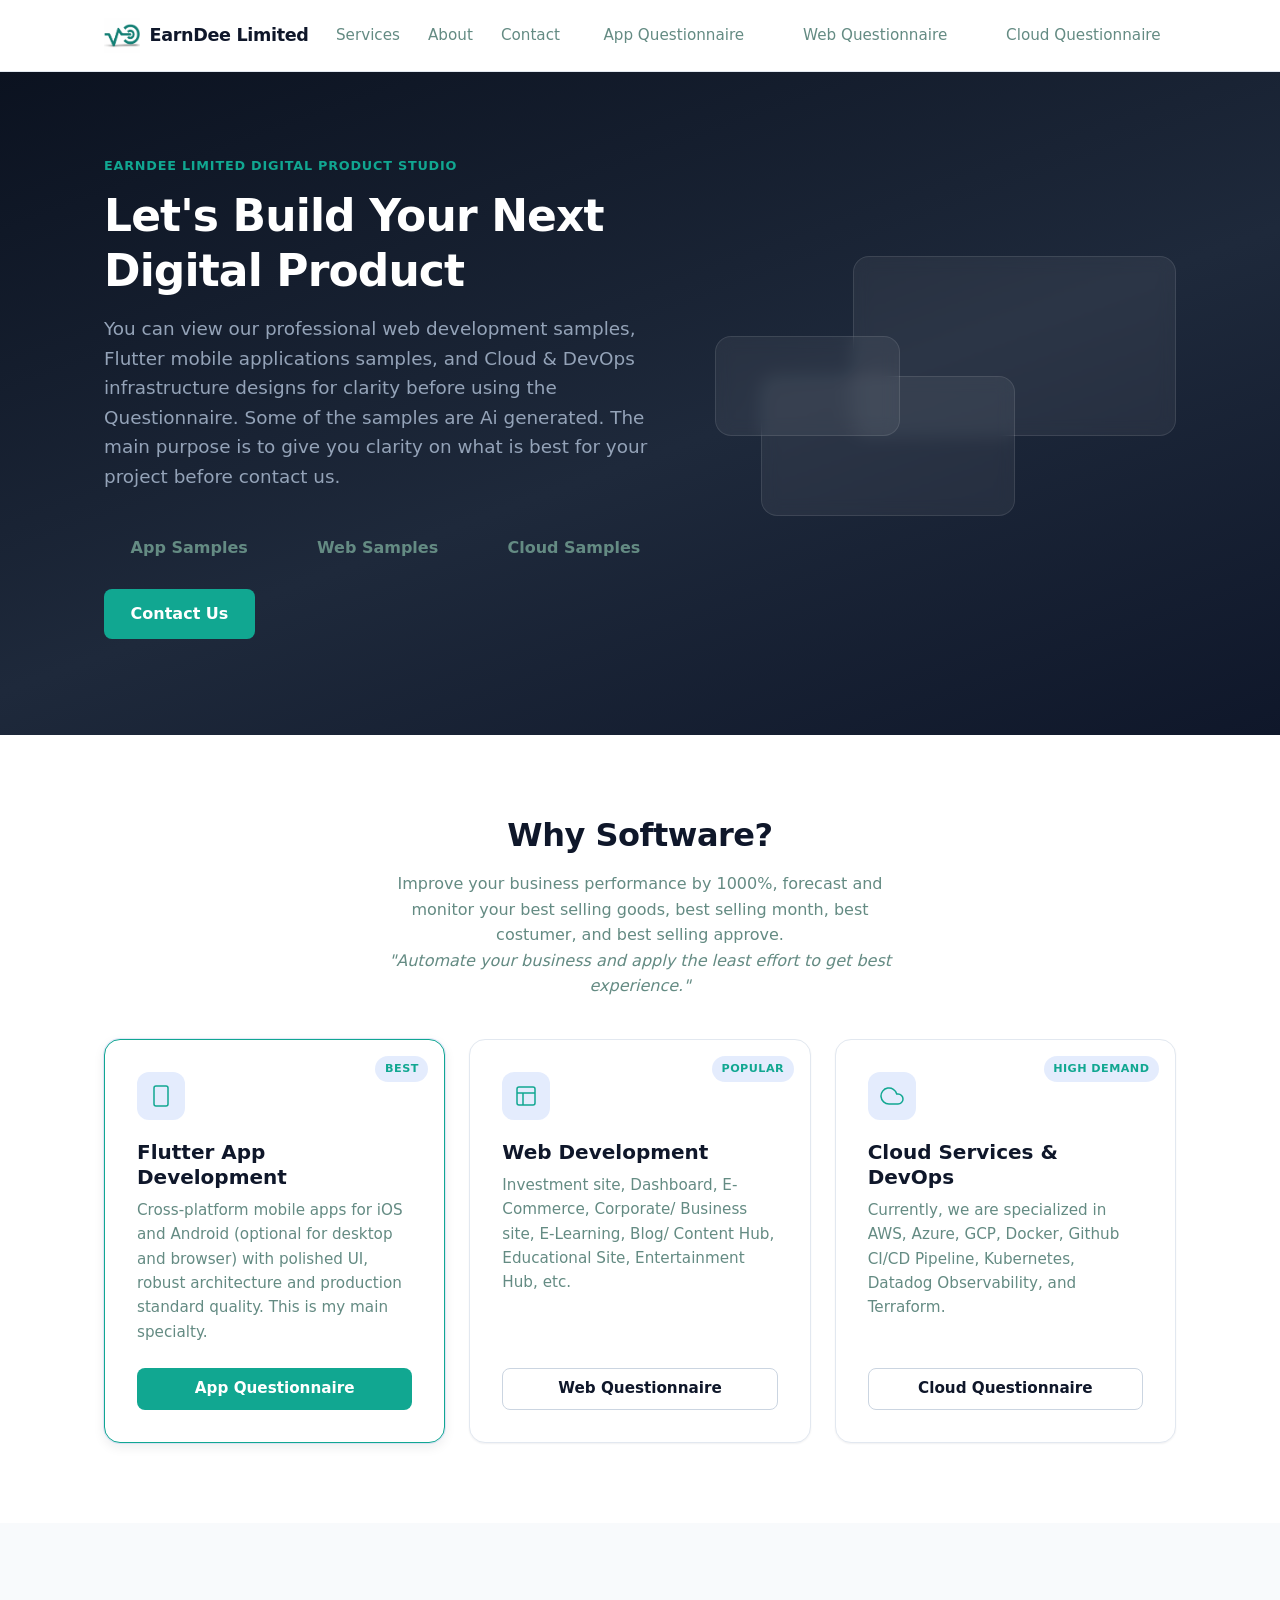
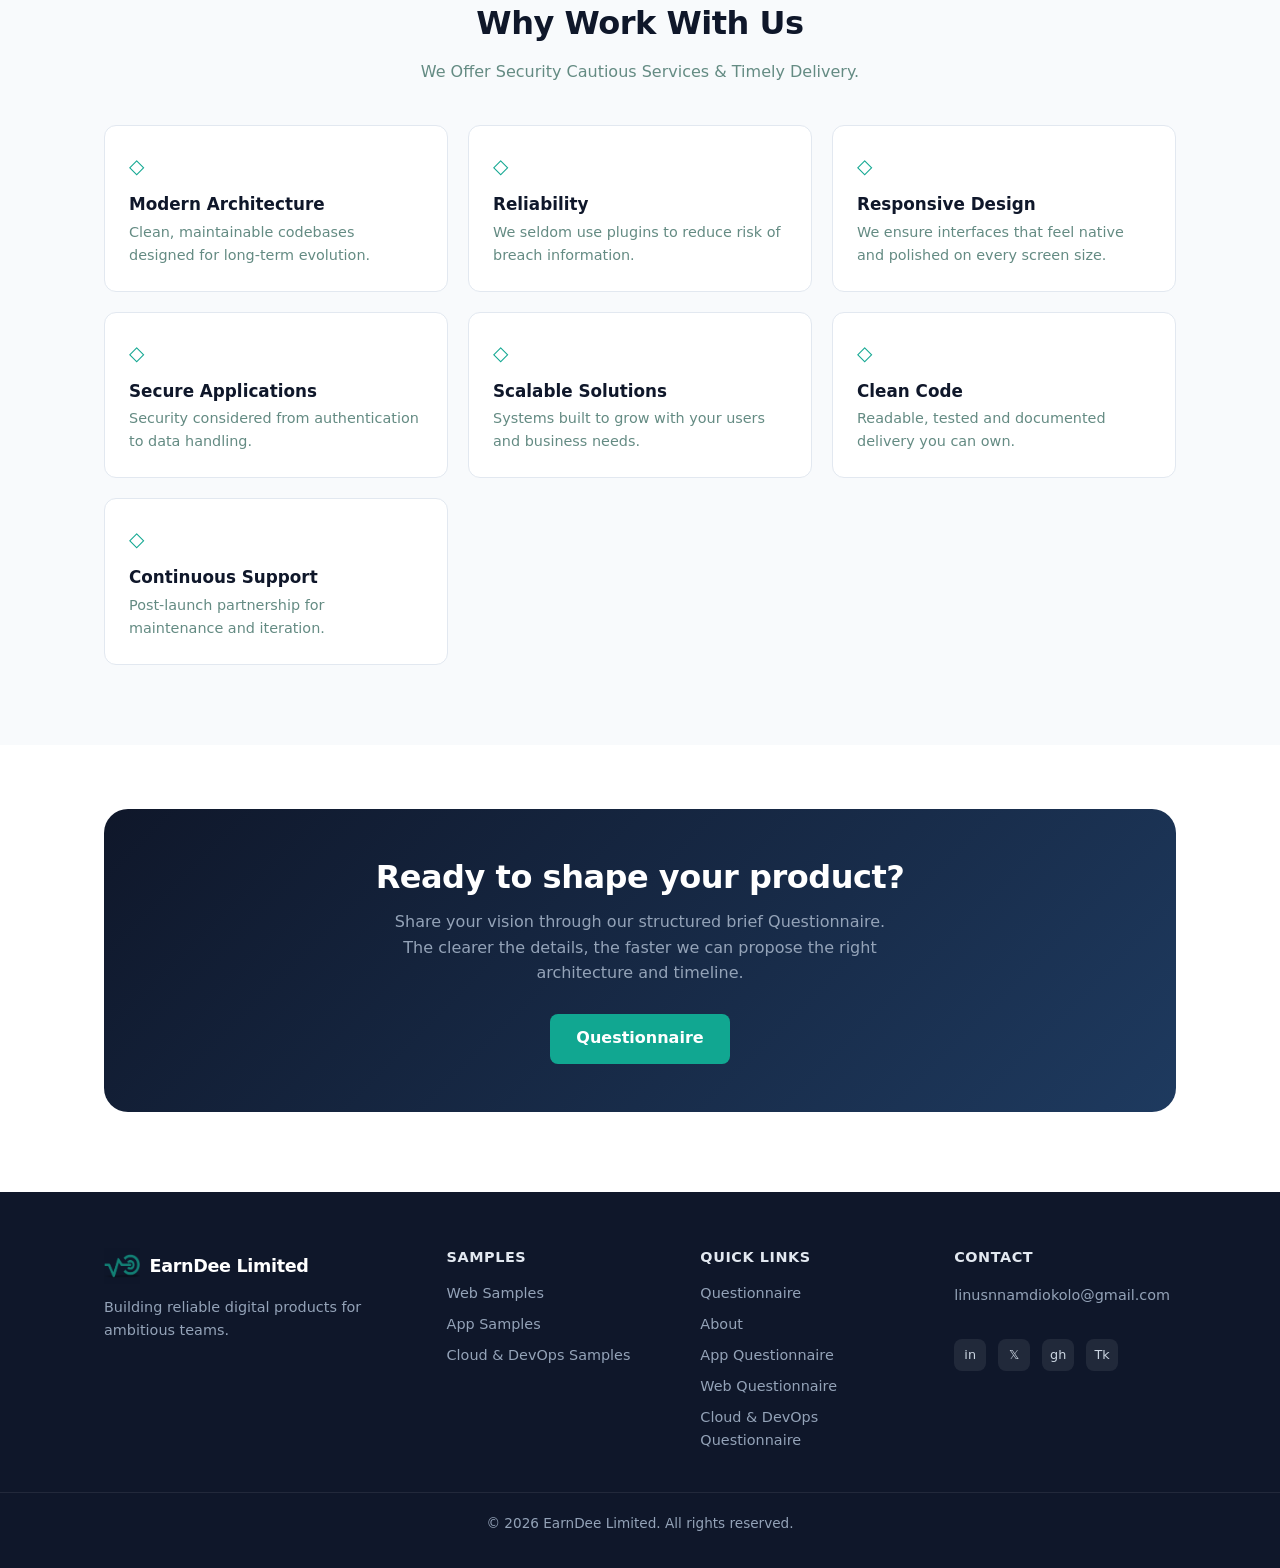
<file: home.html>
<!DOCTYPE html>
<html lang="en">
<head>
  <meta charset="UTF-8">
  <meta name="viewport" content="width=device-width, initial-scale=1.0">
  <title>EarnDee Limited — Build Your Next Digital Product</title>
  <link rel="icon" href="images/earndee.png" type="image/png">
  <meta name="description" content="Professional web development, Flutter app development and cloud services. Start your project with a clear brief.">
  <link rel="stylesheet" href="app/styles.css">
</head>
<body class="landing-page">

  <header class="site-header">
    <div class="container header-inner">
      <a href="home.html" class="logo">
        <span class="logo-mark"><img src="images/earndee.png" alt="ND"></span>
        <span class="logo-text">EarnDee Limited</span>
      </a>
      <nav class="main-nav" id="mainNav" aria-label="Main">
        <a href="#services">Services</a>
        <a href="#why-us">About</a>
        <a href="#contact">Contact</a>
        <a href="app/home.html" class="btn btn-sm">App Questionnaire</a>
        <a href="web/home.html" class="btn btn-sm">Web Questionnaire</a>
        <a href="cloud/home.html" class="btn btn-sm">Cloud Questionnaire</a>
      </nav>
      <button class="nav-toggle" id="navToggle" aria-label="Toggle menu" aria-expanded="false">
        <span></span><span></span><span></span>
      </button>
    </div>
  </header>

  <main>
    <section class="hero">
      <div class="container hero-inner">
        <div class="hero-content">
          <p class="eyebrow">EarnDee Limited Digital Product Studio</p>
          <h1>Let's Build Your Next Digital Product</h1>
          <p class="hero-lead">
            You can view our professional web development samples, Flutter 
            mobile applications samples, and Cloud & DevOps infrastructure 
            designs for clarity before using the Questionnaire. Some of the samples 
            are Ai generated. The main purpose is to give you clarity on what is 
            best for your project before contact us.
          </p>
          <div class="hero-actions">
            <a href="app/flutter/home.html" class="btn btn-ghost btn-lg">App Samples</a>
            <a href="web/web/home.html" class="btn btn-ghost btn-lg">Web Samples</a>
            <a href="cloud/dev/home.html" class="btn btn-ghost btn-lg">Cloud Samples</a>
            <a href="#services" class="btn btn-primary btn-lg">Contact Us</a>
          </div>
        </div>
        <div class="hero-visual" aria-hidden="true">
          <div class="hero-card hero-card-1"></div>
          <div class="hero-card hero-card-2"></div>
          <div class="hero-card hero-card-3"></div>
        </div>
      </div>
    </section>

    <section id="services" class="services-section">
      <div class="container">

        <div class="section-header">
          <h2>Why Software?</h2>
          <p>
            Improve your business performance by 1000%, forecast and monitor your best selling 
            goods, best selling month, best costumer, and best selling approve. <br>
            <i>"Automate your business and apply the least effort to get best experience."
              </i>
          </p>
        </div>

        <div class="services-grid">

          <article class="service-card featured">
            <div class="service-badge">Best</div>
            <div class="service-icon" aria-hidden="true">
              <svg viewBox="0 0 24 24" fill="none" stroke="currentColor" stroke-width="1.5"><rect x="5" y="2" width="14" height="20" rx="2"/><path d="M12 18h.01"/></svg>
            </div>
            <h3>Flutter App Development</h3>
            <p>
              Cross-platform mobile apps for iOS and Android (optional for 
              desktop and browser) with polished UI, robust architecture and 
              production standard quality. This is my main specialty.
            </p>
            <a href="app/home.html" class="btn btn-primary">App Questionnaire</a>
          </article>

          <article class="service-card">
            <div class="service-badge">Popular</div>
            <div class="service-icon" aria-hidden="true">
              <svg viewBox="0 0 24 24" fill="none" stroke="currentColor" stroke-width="1.5"><rect x="3" y="3" width="18" height="18" rx="2"/><path d="M3 9h18M9 21V9"/></svg>
            </div>
            <h3>Web Development</h3>
            <p>
              Investment site, Dashboard, E-Commerce, Corporate/ Business site, 
              E-Learning, Blog/ Content Hub, Educational Site, Entertainment Hub, etc.
            </p>
            <a href="web/home.html" class="btn btn-outline">Web Questionnaire</a>
          </article>

          <article class="service-card">
            <div class="service-badge">High demand</div>
            <div class="service-icon" aria-hidden="true">
              <svg viewBox="0 0 24 24" fill="none" stroke="currentColor" stroke-width="1.5"><path d="M18 10h-1.26A8 8 0 1 0 9 20h9a5 5 0 0 0 0-10z"/></svg>
            </div>
            <h3>Cloud Services & DevOps</h3>
            <p>
              Currently, we are specialized in AWS, Azure, GCP, Docker, Github 
              CI/CD Pipeline, Kubernetes, Datadog Observability, and Terraform.
            </p>
            <a href="cloud/home.html" class="btn btn-outline">Cloud Questionnaire</a>
          </article>

        </div>
      </div>
    </section>

    <section id="why-us" class="why-section">
      <div class="container">
        <div class="section-header">
          <h2>Why Work With Us</h2>
          <p>
            We Offer Security Cautious Services &amp; Timely Delivery.
          </p>
        </div>

        <div class="features-grid">
          <div class="feature-card">
            <div class="feature-icon">◇</div>
            <h4>Modern Architecture</h4>
            <p>
              Clean, maintainable codebases designed for long-term evolution.
            </p>
          </div>

          <div class="feature-card">
            <div class="feature-icon">◇</div>
            <h4>Reliability</h4>
            <p>
              We seldom use plugins to reduce risk of breach information.
            </p>
          </div>

          <div class="feature-card">
            <div class="feature-icon">◇</div>
            <h4>Responsive Design</h4>
            <p>We ensure interfaces that feel native and polished on every screen size.</p>
          </div>

          <div class="feature-card">
            <div class="feature-icon">◇</div>
            <h4>Secure Applications</h4>
            <p>Security considered from authentication to data handling.</p>
          </div>

          <div class="feature-card">
            <div class="feature-icon">◇</div>
            <h4>Scalable Solutions</h4>
            <p>Systems built to grow with your users and business needs.</p>
          </div>

          <div class="feature-card">
            <div class="feature-icon">◇</div>
            <h4>Clean Code</h4>
            <p>Readable, tested and documented delivery you can own.</p>
          </div>

          <div class="feature-card">
            <div class="feature-icon">◇</div>
            <h4>Continuous Support</h4>
            <p>Post-launch partnership for maintenance and iteration.</p>
          </div>
        </div>
      </div>
    </section>

    <section class="cta-section">
      <div class="container">
        <div class="cta-card">
          <h2>Ready to shape your product?</h2>
          <p>
            Share your vision through our structured brief Questionnaire. The 
            clearer the details, the faster we can propose the right 
            architecture and timeline.
          </p>
          <a href="#services" class="btn btn-primary btn-lg">Questionnaire</a>
        </div>
      </div>
    </section>
  </main>

  <footer id="contact" class="site-footer">
    <div class="container footer-inner">
      <div class="footer-brand">
        <a href="#" class="logo">
          <span class="logo-mark"><img src="images/earndee.png" alt=""></span>
          <span class="logo-text">EarnDee Limited</span>
        </a>
        <p>Building reliable digital products for ambitious teams.</p>
      </div>
      <div class="footer-links">
        <h5>Samples</h5>
        <a href="web/web/home.html">Web Samples</a>
        <a href="app/flutter/home.html">App Samples</a>
        <a href="cloud/dev/home.html">Cloud & DevOps Samples</a>
      </div>
      <div class="footer-links">
        <h5>Quick Links</h5>
        <a href="#services">Questionnaire</a>
        <a href="#why-us">About</a>
        <a href="app/home.html">App Questionnaire</a>
        <a href="app/home.html">Web Questionnaire</a>
        <a href="app/home.html">Cloud & DevOps Questionnaire</a>
      </div>
      <div class="footer-contact">
        <h5>Contact</h5>
        <p><a href="mailto:linusnnamdiokolo@gmail.com">linusnnamdiokolo@gmail.com</a></p>
        <div class="social-links">
          <a href="https://www.linkedin.com/in/linus-okolo/" aria-label="LinkedIn">in</a>
          <a href="#" aria-label="Twitter / X">𝕏</a>
          <a href="https://github.com/LinusNnamdi" aria-label="GitHub">gh</a>
          <a href="https://www.tiktok.com/@001_tech_wizard" aria-label="Tiktok">Tk</a>
        </div>
      </div>
    </div>
    <div class="footer-bottom">
      <div class="container">
        <p>© 2026 EarnDee Limited. All rights reserved.</p>
      </div>
    </div>
  </footer>

  <script>
    (function () {
      const toggle = document.getElementById('navToggle');
      const nav = document.getElementById('mainNav');
      if (toggle && nav) {
        toggle.addEventListener('click', () => {
          const open = nav.classList.toggle('is-open');
          toggle.setAttribute('aria-expanded', open);
        });
      }
    })();
  </script>
</body>
</html>
</file>
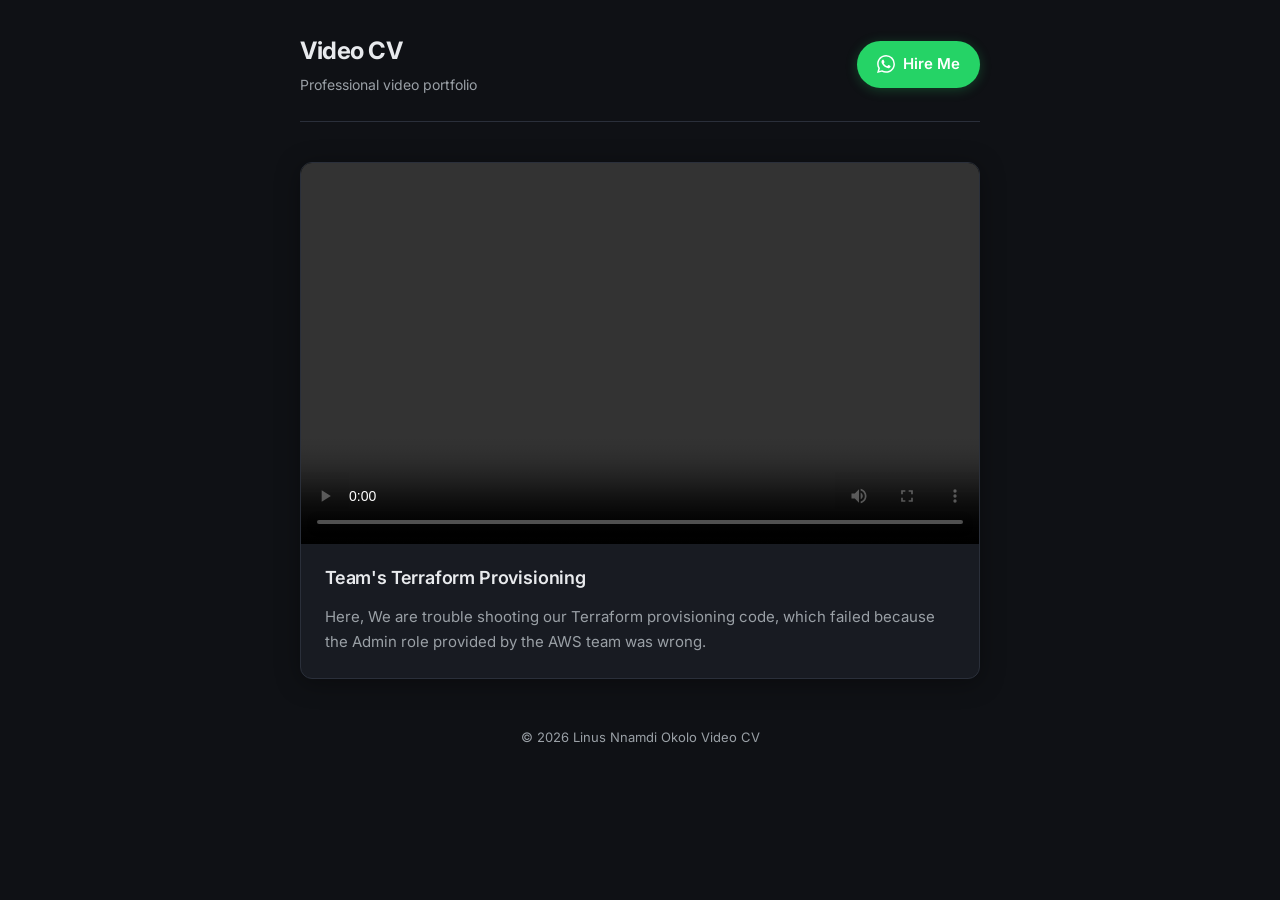
<file: video-cv.html>
<!DOCTYPE html>
<html lang="en">
<head>
  <meta charset="UTF-8">
  <meta name="viewport" content="width=device-width, initial-scale=1.0">
  <title>Video CV</title>
  <link rel="preconnect" href="https://fonts.googleapis.com">
  <link rel="preconnect" href="https://fonts.gstatic.com" crossorigin>
  <link href="https://fonts.googleapis.com/css2?family=Inter:wght@400;500;600;700&display=swap" rel="stylesheet">
  <style>
    :root {
      --bg: #0f1115;
      --surface: #181b22;
      --surface-hover: #1f232d;
      --border: #2a2f3a;
      --text: #e8eaed;
      --text-muted: #9aa0a6;
      --accent: #3b82f6;
      --accent-hover: #2563eb;
      --divider: #2a2f3a;
      --radius: 12px;
      --shadow: 0 4px 24px rgba(0, 0, 0, 0.35);
    }

    * {
      margin: 0;
      padding: 0;
      box-sizing: border-box;
    }

    body {
      font-family: 'Inter', system-ui, -apple-system, sans-serif;
      background: var(--bg);
      color: var(--text);
      line-height: 1.6;
      min-height: 100vh;
      -webkit-font-smoothing: antialiased;
    }

    .container {
      max-width: 720px;
      margin: 0 auto;
      padding: 2rem 1.25rem 4rem;
    }

    /* Header */
    header {
      display: flex;
      align-items: center;
      justify-content: space-between;
      gap: 1rem;
      margin-bottom: 2.5rem;
      padding-bottom: 1.5rem;
      border-bottom: 1px solid var(--border);
    }

    .brand {
      display: flex;
      flex-direction: column;
      gap: 0.25rem;
    }

    .brand h1 {
      font-size: 1.5rem;
      font-weight: 700;
      letter-spacing: -0.02em;
    }

    .brand p {
      font-size: 0.875rem;
      color: var(--text-muted);
    }

    .hire-btn {
      display: inline-flex;
      align-items: center;
      gap: 0.5rem;
      background: #25d366;
      color: #fff;
      font-weight: 600;
      font-size: 0.9375rem;
      padding: 0.7rem 1.25rem;
      border-radius: 999px;
      text-decoration: none;
      transition: background 0.2s ease, transform 0.15s ease;
      white-space: nowrap;
      box-shadow: 0 2px 12px rgba(37, 211, 102, 0.25);
    }

    .hire-btn:hover {
      background: #1ebe57;
      transform: translateY(-1px);
    }

    .hire-btn svg {
      width: 18px;
      height: 18px;
      flex-shrink: 0;
    }

    /* Empty state */
    .empty-state {
      text-align: center;
      padding: 4rem 1.5rem;
      background: var(--surface);
      border-radius: var(--radius);
      border: 1px dashed var(--border);
    }

    .empty-state svg {
      width: 56px;
      height: 56px;
      color: var(--text-muted);
      margin-bottom: 1rem;
      opacity: 0.6;
    }

    .empty-state h2 {
      font-size: 1.25rem;
      font-weight: 600;
      margin-bottom: 0.5rem;
    }

    .empty-state p {
      color: var(--text-muted);
      font-size: 0.9375rem;
    }

    /* Video card */
    .video-card {
      background: var(--surface);
      border-radius: var(--radius);
      overflow: hidden;
      box-shadow: var(--shadow);
      border: 1px solid var(--border);
    }

    .video-wrapper {
      position: relative;
      background: #000;
      aspect-ratio: 16 / 9;
    }

    .video-wrapper video {
      width: 100%;
      height: 100%;
      display: block;
      object-fit: contain;
    }

    .video-body {
      padding: 1.25rem 1.5rem 1.5rem;
    }

    .video-title {
      font-size: 1.125rem;
      font-weight: 600;
      margin-bottom: 0.75rem;
      letter-spacing: -0.01em;
    }

    .video-desc {
      color: var(--text-muted);
      font-size: 0.9375rem;
      line-height: 1.65;
    }

    .video-desc.collapsed {
      display: -webkit-box;
      /* -webkit-line-clamp: 3; */
      -webkit-box-orient: vertical;
      overflow: hidden;
    }

    .show-more {
      display: inline-block;
      margin-top: 0.5rem;
      background: none;
      border: none;
      color: var(--accent);
      font-size: 0.875rem;
      font-weight: 500;
      cursor: pointer;
      padding: 0;
      font-family: inherit;
      transition: color 0.15s ease;
    }

    .show-more:hover {
      color: var(--accent-hover);
      text-decoration: underline;
    }

    .show-more.hidden {
      display: none;
    }

    /* Divider */
    .divider {
      height: 1px;
      background: var(--divider);
      margin: 2rem 0;
      border: none;
    }

    /* Footer */
    footer {
      margin-top: 3rem;
      text-align: center;
      color: var(--text-muted);
      font-size: 0.8125rem;
    }

    /* Responsive */
    @media (max-width: 480px) {
      header {
        flex-direction: column;
        align-items: flex-start;
      }

      .hire-btn {
        width: 100%;
        justify-content: center;
      }

      .container {
        padding: 1.5rem 1rem 3rem;
      }
    }
  </style>
</head>
<body>
  <div class="container">
    <header>
      <div class="brand">
        <h1>Video CV</h1>
        <p>Professional video portfolio</p>
      </div>
      <a class="hire-btn" href="https://wa.me/2348148478414" target="_blank" rel="noopener noreferrer">
        <svg viewBox="0 0 24 24" fill="currentColor" aria-hidden="true">
          <path d="M17.472 14.382c-.297-.149-1.758-.867-2.03-.967-.273-.099-.471-.148-.67.15-.197.297-.767.966-.94 1.164-.173.199-.347.223-.644.075-.297-.15-1.255-.463-2.39-1.475-.883-.788-1.48-1.761-1.653-2.059-.173-.297-.018-.458.13-.606.134-.133.298-.347.446-.52.149-.174.198-.298.298-.497.099-.198.05-.371-.025-.52-.075-.149-.669-1.612-.916-2.207-.242-.579-.487-.5-.669-.51-.173-.008-.371-.01-.57-.01-.198 0-.52.074-.792.372-.272.297-1.04 1.016-1.04 2.479 0 1.462 1.065 2.875 1.213 3.074.149.198 2.096 3.2 5.077 4.487.709.306 1.262.489 1.694.625.712.227 1.36.195 1.871.118.571-.085 1.758-.719 2.006-1.413.248-.694.248-1.289.173-1.413-.074-.124-.272-.198-.57-.347m-5.421 7.403h-.004a9.87 9.87 0 01-5.031-1.378l-.361-.214-3.741.982.998-3.648-.235-.374a9.86 9.86 0 01-1.51-5.26c.001-5.45 4.436-9.884 9.888-9.884 2.64 0 5.122 1.03 6.988 2.898a9.825 9.825 0 012.893 6.994c-.003 5.45-4.435 9.884-9.885 9.884m8.413-18.297A11.815 11.815 0 0012.05 0C5.495 0 .16 5.335.157 11.892c0 2.096.547 4.142 1.588 5.945L.057 24l6.305-1.654a11.882 11.882 0 005.683 1.448h.005c6.554 0 11.89-5.335 11.893-11.893a11.821 11.821 0 00-3.48-8.413z"/>
        </svg>
        Hire Me
      </a>
    </header>

    <main id="videos-container">
      <!-- Videos rendered by JS -->
    </main>

    <footer>
      &copy; <span id="year"></span> Linus Nnamdi Okolo Video CV
    </footer>
  </div>

  <script>
    // ============================================================
    // VIDEO DATA — Add or remove videos here
    // ============================================================
    const videos = [
      // Example entries (remove or replace with your own):
      {
        uri: "videos/IaC1.mp4",
        title: "Team's Terraform Provisioning",
        description: "Here, We are trouble shooting our Terraform provisioning code, which failed because the Admin role provided by the AWS team was wrong."
      },
      // {
      //   uri: "https://example.com/video2.mp4",
      //   title: "Technical Walkthrough",
      //   description: "Deep dive into architecture decisions and implementation details."
      // }
    ];

    // ============================================================
    // RENDER LOGIC
    // ============================================================
    const container = document.getElementById('videos-container');
    document.getElementById('year').textContent = new Date().getFullYear();

    function renderVideos() {
      if (!videos || videos.length === 0) {
        container.innerHTML = `
          <div class="empty-state">
            <svg viewBox="0 0 24 24" fill="none" stroke="currentColor" stroke-width="1.5" stroke-linecap="round" stroke-linejoin="round">
              <path d="M15 10l4.553-2.276A1 1 0 0121 8.618v6.764a1 1 0 01-1.447.894L15 14M5 18h8a2 2 0 002-2V8a2 2 0 00-2-2H5a2 2 0 00-2 2v8a2 2 0 002 2z"/>
            </svg>
            <h2>No Video CV yet</h2>
            <p>Videos will appear here once they are added.</p>
          </div>
        `;
        return;
      }

      let html = '';
      videos.forEach((video, index) => {
        const id = `desc-${index}`;
        const btnId = `btn-${index}`;
        html += `
          <article class="video-card">
            <div class="video-wrapper">
              <video controls preload="metadata" playsinline>
                <source src="${escapeAttr(video.uri)}" type="video/mp4">
                Your browser does not support the video tag.
              </video>
            </div>
            <div class="video-body">
              <h2 class="video-title">${escapeHtml(video.title || 'Untitled')}</h2>
              <p class="video-desc collapsed" id="${id}">${escapeHtml(video.description || '')}</p>
              <button class="show-more hidden" id="${btnId}" type="button" data-target="${id}">Show more</button>
            </div>
          </article>
        `;
        if (index < videos.length - 1) {
          html += '<hr class="divider">';
        }
      });
      container.innerHTML = html;

      // Attach expand/collapse logic after rendering
      videos.forEach((_, index) => {
        const desc = document.getElementById(`desc-${index}`);
        const btn = document.getElementById(`btn-${index}`);
        if (!desc || !btn) return;

        // Check if text is truncated
        requestAnimationFrame(() => {
          const isTruncated = desc.scrollHeight > desc.clientHeight + 2;
          if (isTruncated) {
            btn.classList.remove('hidden');
            btn.addEventListener('click', () => {
              const isCollapsed = desc.classList.contains('collapsed');
              if (isCollapsed) {
                desc.classList.remove('collapsed');
                btn.textContent = 'Show less';
              } else {
                desc.classList.add('collapsed');
                btn.textContent = 'Show more';
              }
            });
          }
        });
      });
    }

    function escapeHtml(str) {
      const div = document.createElement('div');
      div.textContent = str;
      return div.innerHTML;
    }

    function escapeAttr(str) {
      return String(str)
        .replace(/&/g, '&amp;')
        .replace(/"/g, '&quot;')
        .replace(/'/g, '&#39;')
        .replace(/</g, '&lt;')
        .replace(/>/g, '&gt;');
    }

    renderVideos();
  </script>
</body>
</html>
</file>
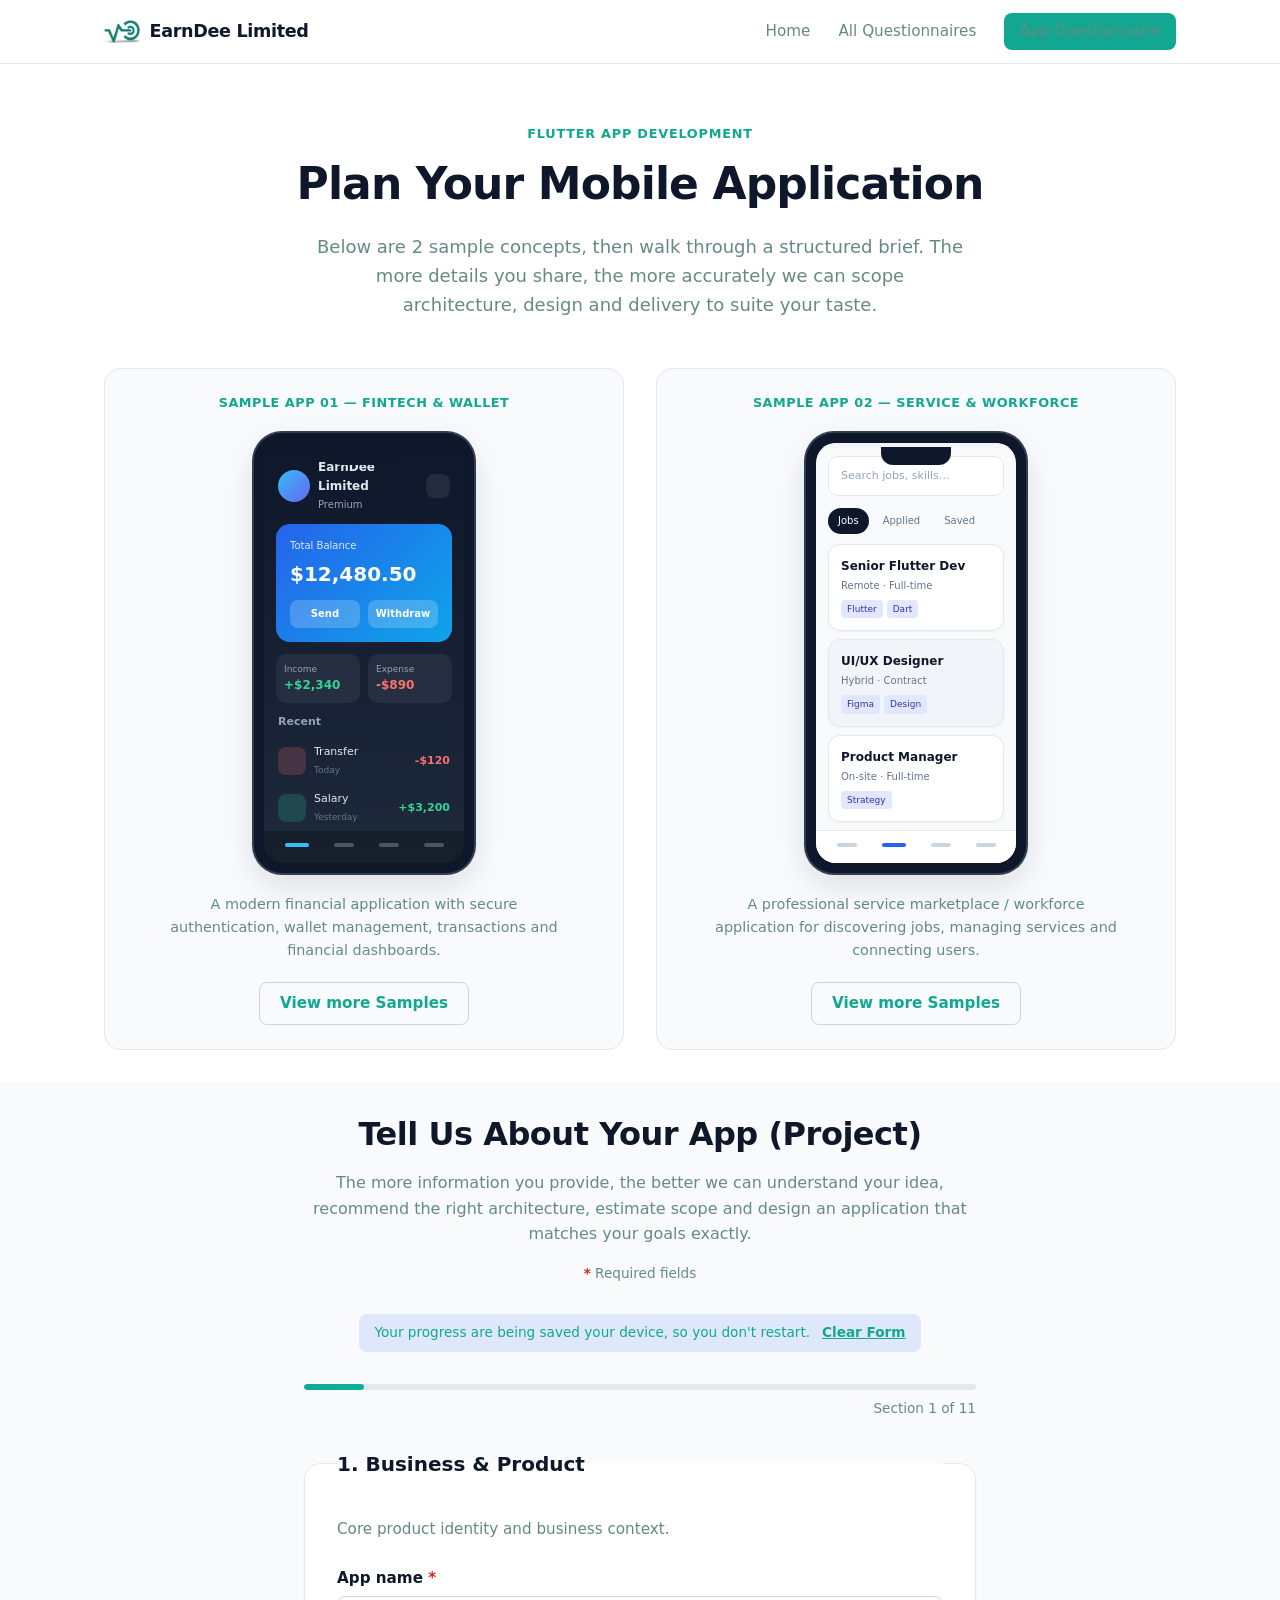
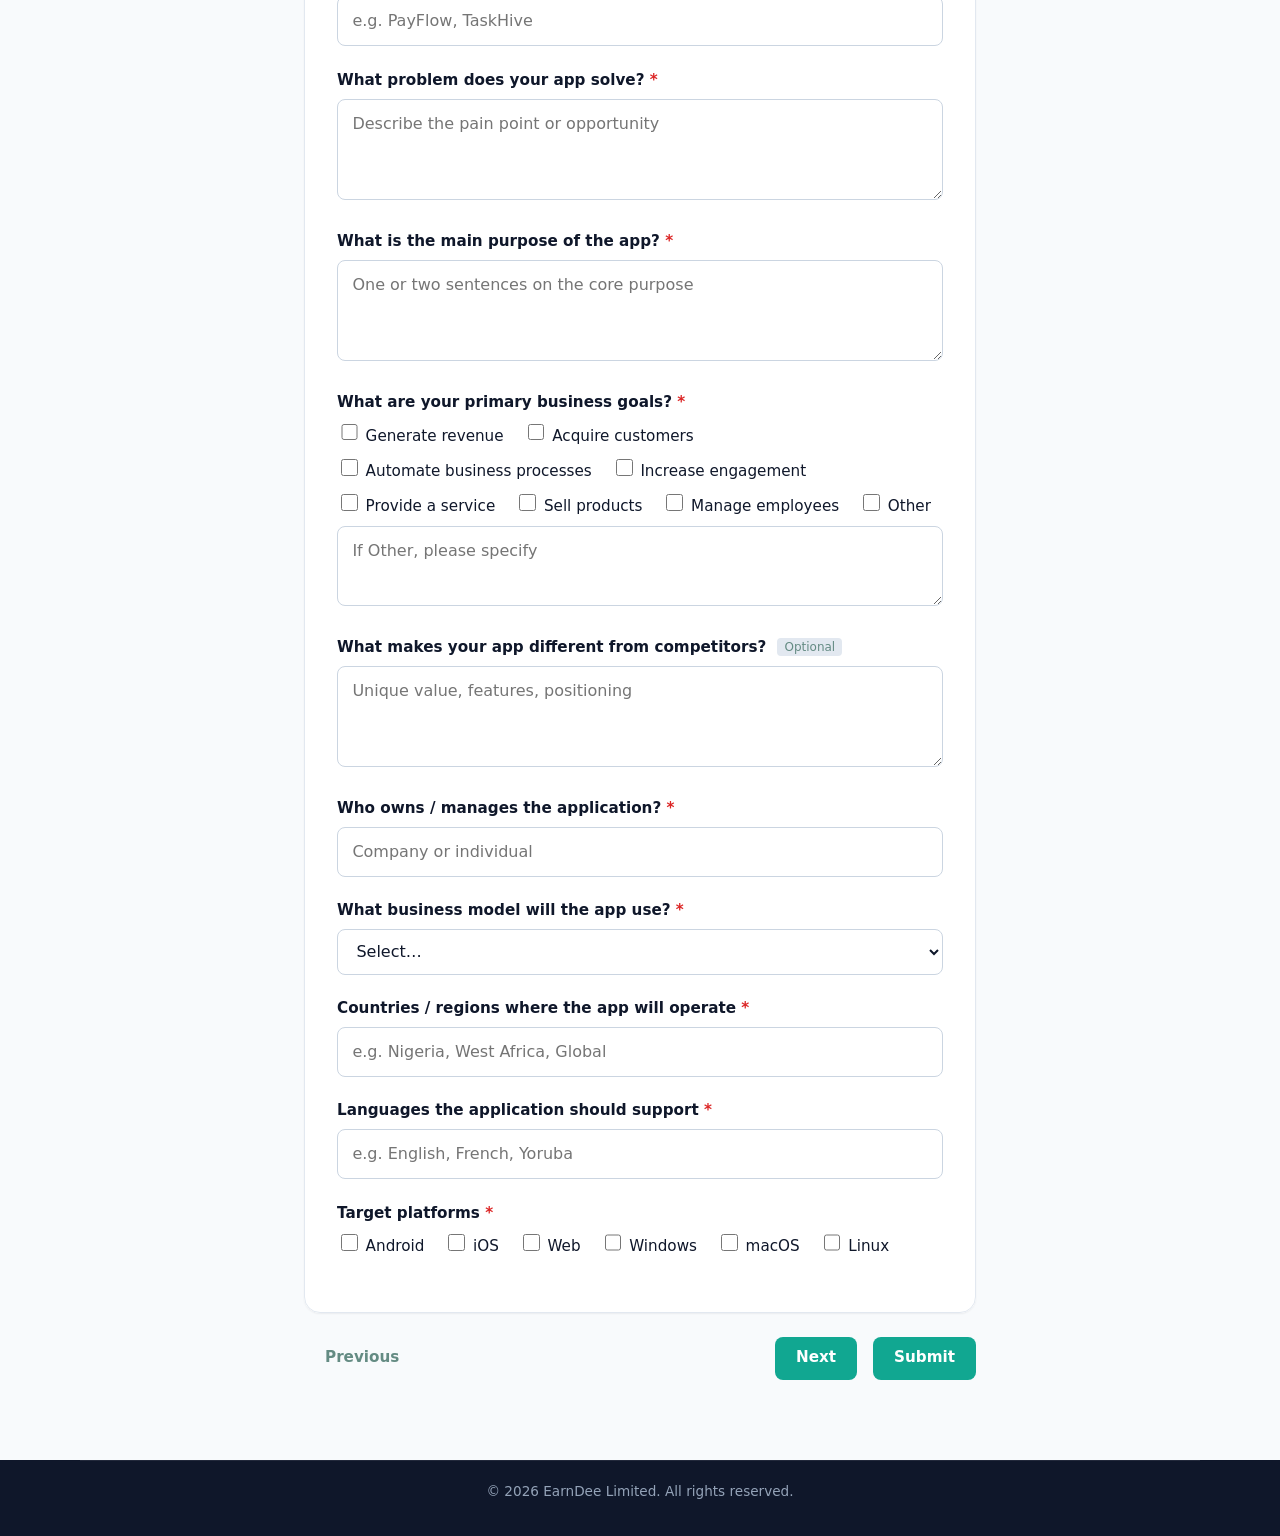
<file: app/home.html>
<!DOCTYPE html>
<html lang="en">

<head>
    <meta charset="UTF-8">
    <meta name="viewport" content="width=device-width, initial-scale=1.0">
    <title>Flutter App Brief — EarnDee Limited</title>
    <link rel="icon" href="../images/earndee.png" type="image/png">
    <meta name="description"
        content="Share detailed requirements for your Flutter mobile application. Structured questionnaire for professional app development.">
    <link rel="stylesheet" href="styles.css">
</head>

<body class="questionnaire-page">

    <header class="site-header compact">
        <div class="container header-inner">
            <a href="../index.html" class="logo">
                <span class="logo-mark"><img src="../images/earndee.png" alt=""></span>
                <span class="logo-text">EarnDee Limited</span>
            </a>
            <nav class="main-nav" id="mainNav" aria-label="Main">
                <a href="../index.html">Home</a>
                <a href="../home.html#services">All Questionnaires</a>
                <a href="#questionnaire" class="btn btn-primary btn-sm">App Questionnaire</a>
            </nav>
            <button class="nav-toggle" id="navToggle" aria-label="Toggle menu" aria-expanded="false">
                <span></span><span></span><span></span>
            </button>
        </div>
    </header>

    <main>
        <!-- Intro + Sample Apps -->
        <section class="app-intro">
            <div class="container">
                <div class="intro-content">
                    <p class="eyebrow">Flutter App Development</p>
                    <h1>Plan Your Mobile Application</h1>
                    <p class="lead">
                        Below are 2 sample concepts, then walk through a structured brief. The more details you share,
                        the more accurately we can scope architecture, design and delivery to suite your taste.
                    </p>
                </div>

                <div class="samples-grid">
                    <!-- Sample 1 — Fintech -->
                    <article class="sample-card" data-sample="1">
                        <div class="sample-label">Sample App 01 — Fintech & Wallet</div>
                        <div class="device-mockup fintech">
                            <div class="device-frame">
                                <div class="device-notch"></div>
                                <div class="device-screen">
                                    <div class="mock-status"></div>
                                    <div class="mock-header">
                                        <div class="mock-avatar"></div>
                                        <div class="mock-user">
                                            <span class="mock-name">EarnDee Limited</span>
                                            <span class="mock-sub">Premium</span>
                                        </div>
                                        <div class="mock-bell"></div>
                                    </div>
                                    <div class="mock-balance-card">
                                        <span class="mock-label">Total Balance</span>
                                        <span class="mock-amount">$12,480.50</span>
                                        <div class="mock-actions">
                                            <span>Send</span>
                                            <span>Withdraw</span>
                                        </div>
                                    </div>
                                    <div class="mock-stats">
                                        <div class="mock-stat income"><span>Income</span><strong>+$2,340</strong></div>
                                        <div class="mock-stat expense"><span>Expense</span><strong>-$890</strong></div>
                                    </div>
                                    <div class="mock-section-title">Recent</div>
                                    <div class="mock-tx">
                                        <div class="mock-tx-icon"></div>
                                        <div class="mock-tx-info"><span>Transfer</span><small>Today</small></div>
                                        <span class="mock-tx-amount">-$120</span>
                                    </div>
                                    <div class="mock-tx">
                                        <div class="mock-tx-icon green"></div>
                                        <div class="mock-tx-info"><span>Salary</span><small>Yesterday</small></div>
                                        <span class="mock-tx-amount positive">+$3,200</span>
                                    </div>
                                    <div class="mock-bottom-nav">
                                        <span class="active"></span><span></span><span></span><span></span>
                                    </div>
                                </div>
                            </div>
                        </div>
                        <p class="sample-desc">A modern financial application with secure authentication, wallet
                            management, transactions and financial dashboards.</p>
                        <button type="button" class="btn btn-outline choose-style" data-style="Fintech">
                            <a href="flutter/home.html">View more Samples</a>
                        </button>
                    </article>

                    <!-- Sample 2 — Service / Workforce -->
                    <article class="sample-card" data-sample="2">
                        <div class="sample-label">Sample App 02 — Service & Workforce</div>
                        <div class="device-mockup workforce">
                            <div class="device-frame">
                                <div class="device-notch"></div>
                                <div class="device-screen">
                                    <div class="mock-status light"></div>
                                    <div class="mock-search-bar">
                                        <span>Search jobs, skills…</span>
                                    </div>
                                    <div class="mock-tabs">
                                        <span class="active">Jobs</span>
                                        <span>Applied</span>
                                        <span>Saved</span>
                                    </div>
                                    <div class="mock-job-card">
                                        <div class="mock-job-title">Senior Flutter Dev</div>
                                        <div class="mock-job-meta">Remote · Full-time</div>
                                        <div class="mock-job-tags"><span>Flutter</span><span>Dart</span></div>
                                    </div>
                                    <div class="mock-job-card alt">
                                        <div class="mock-job-title">UI/UX Designer</div>
                                        <div class="mock-job-meta">Hybrid · Contract</div>
                                        <div class="mock-job-tags"><span>Figma</span><span>Design</span></div>
                                    </div>
                                    <div class="mock-job-card">
                                        <div class="mock-job-title">Product Manager</div>
                                        <div class="mock-job-meta">On-site · Full-time</div>
                                        <div class="mock-job-tags"><span>Strategy</span></div>
                                    </div>
                                    <div class="mock-bottom-nav light">
                                        <span></span><span class="active"></span><span></span><span></span>
                                    </div>
                                </div>
                            </div>
                        </div>
                        <p class="sample-desc">A professional service marketplace / workforce application for
                            discovering jobs, managing services and connecting users.</p>
                        <button type="button" class="btn btn-outline choose-style" data-style="Service & Workforce">
                            <a href="flutter/home.html">View more Samples</a>
                        </button>
                    </article>
                </div>
            </div>
        </section>

        <!-- Questionnaire -->
        <section id="questionnaire" class="questionnaire-section">
            <div class="container narrow">
                <div class="questionnaire-header">
                    <h2>Tell Us About Your App (Project)</h2>
                    <p>
                        The more information you provide, the better we can understand
                        your idea, recommend the right architecture, estimate scope and
                        design an application that matches your goals exactly.
                    </p>
                    <p class="required-note"><span class="req">*</span> Required fields</p>
                    <div class="draft-notice" id="draftNotice" hidden>
                        Your progress are being saved your device, so you don't restart.
                        <button type="button" class="link-btn" id="clearDraftBtn">Clear Form</button>
                    </div>
                </div>

                <div class="progress-wrap">
                    <div class="progress-bar" role="progressbar" aria-valuemin="0" aria-valuemax="100"
                        aria-valuenow="10" id="progressBar">
                        <div class="progress-fill" id="progressFill"></div>
                    </div>
                    <div class="progress-text" id="progressText">Section 1 of 11</div>
                </div>

                <form id="appBriefForm" method="POST" action="https://api.web3forms.com/submit" novalidate>
                    <input type="hidden" name="access_key" value="YOUR_WEB3FORMS_ACCESS_KEY">
                    <input type="hidden" name="subject" value="New Flutter App Project Brief">
                    <input type="hidden" name="from_name" value="EarnDee Limited Questionnaire">
                    <input type="checkbox" name="botcheck" class="hidden" style="display:none">

                    <!-- SECTION 1 -->
                    <fieldset class="form-section is-active" data-section="1" aria-labelledby="sec1-title">
                        <legend id="sec1-title">1. Business & Product</legend>
                        <p class="section-desc">Core product identity and business context.</p>

                        <div class="field">
                            <label for="app_name">App name <span class="req">*</span></label>
                            <input type="text" id="app_name" name="app_name" required autocomplete="off"
                                placeholder="e.g. PayFlow, TaskHive">
                            <span class="field-error" role="alert"></span>
                        </div>

                        <div class="field">
                            <label for="business_problem">What problem does your app solve? <span
                                    class="req">*</span></label>
                            <textarea id="business_problem" name="business_problem" rows="3" required
                                placeholder="Describe the pain point or opportunity"></textarea>
                            <span class="field-error" role="alert"></span>
                        </div>

                        <div class="field">
                            <label for="primary_purpose">What is the main purpose of the app? <span
                                    class="req">*</span></label>
                            <textarea id="primary_purpose" name="primary_purpose" rows="3" required
                                placeholder="One or two sentences on the core purpose"></textarea>
                            <span class="field-error" role="alert"></span>
                        </div>

                        <div class="field">
                            <label>What are your primary business goals? <span class="req">*</span></label>
                            <div class="checkbox-group" data-required-group="business_goals">
                                <label class="check-label"><input type="checkbox" name="business_goals"
                                        value="Generate revenue"> Generate revenue</label>
                                <label class="check-label"><input type="checkbox" name="business_goals"
                                        value="Acquire customers"> Acquire customers</label>
                                <label class="check-label"><input type="checkbox" name="business_goals"
                                        value="Automate business processes"> Automate business processes</label>
                                <label class="check-label"><input type="checkbox" name="business_goals"
                                        value="Increase engagement"> Increase engagement</label>
                                <label class="check-label"><input type="checkbox" name="business_goals"
                                        value="Provide a service"> Provide a service</label>
                                <label class="check-label"><input type="checkbox" name="business_goals"
                                        value="Sell products"> Sell products</label>
                                <label class="check-label"><input type="checkbox" name="business_goals"
                                        value="Manage employees"> Manage employees</label>
                                <label class="check-label"><input type="checkbox" name="business_goals" value="Other">
                                    Other</label>
                            </div>
                            <textarea name="business_goals_other" rows="2" placeholder="If Other, please specify"
                                class="mt-sm"></textarea>
                            <span class="field-error" role="alert"></span>
                        </div>

                        <div class="field">
                            <label for="differentiators">What makes your app different from competitors? <span
                                    class="optional">Optional</span></label>
                            <textarea id="differentiators" name="differentiators" rows="3"
                                placeholder="Unique value, features, positioning"></textarea>
                        </div>

                        <div class="field">
                            <label for="app_owner">Who owns / manages the application? <span
                                    class="req">*</span></label>
                            <input type="text" id="app_owner" name="app_owner" required
                                placeholder="Company or individual">
                            <span class="field-error" role="alert"></span>
                        </div>

                        <div class="field">
                            <label for="business_model">What business model will the app use? <span
                                    class="req">*</span></label>
                            <select id="business_model" name="business_model" required>
                                <option value="">Select…</option>
                                <option value="Free">Free</option>
                                <option value="Subscription">Subscription</option>
                                <option value="Commission">Commission</option>
                                <option value="Advertising">Advertising</option>
                                <option value="One-time payment">One-time payment</option>
                                <option value="Freemium">Freemium</option>
                                <option value="Transaction fees">Transaction fees</option>
                                <option value="Other">Other</option>
                            </select>
                            <span class="field-error" role="alert"></span>
                        </div>

                        <div class="field">
                            <label for="regions">Countries / regions where the app will operate <span
                                    class="req">*</span></label>
                            <input type="text" id="regions" name="regions" required
                                placeholder="e.g. Nigeria, West Africa, Global">
                            <span class="field-error" role="alert"></span>
                        </div>

                        <div class="field">
                            <label for="languages">Languages the application should support <span
                                    class="req">*</span></label>
                            <input type="text" id="languages" name="languages" required
                                placeholder="e.g. English, French, Yoruba">
                            <span class="field-error" role="alert"></span>
                        </div>

                        <div class="field">
                            <label>Target platforms <span class="req">*</span></label>
                            <div class="checkbox-group" data-required-group="platforms">
                                <label class="check-label"><input type="checkbox" name="platforms" value="Android">
                                    Android</label>
                                <label class="check-label"><input type="checkbox" name="platforms" value="iOS">
                                    iOS</label>
                                <label class="check-label"><input type="checkbox" name="platforms" value="Web">
                                    Web</label>
                                <label class="check-label"><input type="checkbox" name="platforms" value="Windows">
                                    Windows</label>
                                <label class="check-label"><input type="checkbox" name="platforms" value="macOS">
                                    macOS</label>
                                <label class="check-label"><input type="checkbox" name="platforms" value="Linux">
                                    Linux</label>
                            </div>
                            <span class="field-error" role="alert"></span>
                        </div>
                    </fieldset>

                    <!-- SECTION 2 -->
                    <fieldset class="form-section" data-section="2" aria-labelledby="sec2-title" hidden>
                        <legend id="sec2-title">2. Users & User Roles</legend>
                        <p class="section-desc">Who will use the product and what they can do.</p>

                        <div class="field">
                            <label for="primary_users">Who are the primary users? <span class="req">*</span></label>
                            <textarea id="primary_users" name="primary_users" rows="2" required
                                placeholder="e.g. freelancers, small business owners, students"></textarea>
                            <span class="field-error" role="alert"></span>
                        </div>

                        <div class="field">
                            <label for="user_characteristics">What are the users' typical characteristics? <span
                                    class="optional">Optional</span></label>
                            <textarea id="user_characteristics" name="user_characteristics" rows="2"
                                placeholder="Age range, tech comfort, location, etc."></textarea>
                        </div>

                        <div class="field">
                            <label>What user roles exist? <span class="req">*</span></label>
                            <div class="checkbox-group" data-required-group="user_roles">
                                <label class="check-label"><input type="checkbox" name="user_roles" value="Customer">
                                    Customer</label>
                                <label class="check-label"><input type="checkbox" name="user_roles" value="Vendor">
                                    Vendor</label>
                                <label class="check-label"><input type="checkbox" name="user_roles" value="Worker">
                                    Worker</label>
                                <label class="check-label"><input type="checkbox" name="user_roles" value="Employer">
                                    Employer</label>
                                <label class="check-label"><input type="checkbox" name="user_roles"
                                        value="Administrator"> Administrator</label>
                                <label class="check-label"><input type="checkbox" name="user_roles" value="Manager">
                                    Manager</label>
                                <label class="check-label"><input type="checkbox" name="user_roles" value="Moderator">
                                    Moderator</label>
                                <label class="check-label"><input type="checkbox" name="user_roles" value="Other">
                                    Other</label>
                            </div>
                            <span class="field-error" role="alert"></span>
                        </div>

                        <div class="field">
                            <label for="role_capabilities">What can each user role do? <span
                                    class="req">*</span></label>
                            <textarea id="role_capabilities" name="role_capabilities" rows="4" required
                                placeholder="List roles and their key permissions / actions"></textarea>
                            <span class="field-error" role="alert"></span>
                        </div>

                        <div class="field">
                            <label>Do you need an administrator dashboard? <span class="req">*</span></label>
                            <div class="radio-group">
                                <label class="radio-label"><input type="radio" name="admin_dashboard" value="Yes"
                                        required> Yes</label>
                                <label class="radio-label"><input type="radio" name="admin_dashboard" value="No">
                                    No</label>
                                <label class="radio-label"><input type="radio" name="admin_dashboard" value="Not sure">
                                    Not sure</label>
                            </div>
                            <span class="field-error" role="alert"></span>
                        </div>

                        <div class="field">
                            <label>Can users create accounts themselves? <span class="req">*</span></label>
                            <div class="radio-group">
                                <label class="radio-label"><input type="radio" name="self_registration" value="Yes"
                                        required> Yes</label>
                                <label class="radio-label"><input type="radio" name="self_registration" value="No">
                                    No</label>
                                <label class="radio-label"><input type="radio" name="self_registration"
                                        value="Invite only"> Invite only</label>
                            </div>
                            <span class="field-error" role="alert"></span>
                        </div>

                        <div class="field">
                            <label>What information should users provide during registration? <span
                                    class="req">*</span></label>
                            <div class="checkbox-group" data-required-group="registration_fields">
                                <label class="check-label"><input type="checkbox" name="registration_fields"
                                        value="Full name"> Full name</label>
                                <label class="check-label"><input type="checkbox" name="registration_fields"
                                        value="Email"> Email</label>
                                <label class="check-label"><input type="checkbox" name="registration_fields"
                                        value="Phone number"> Phone number</label>
                                <label class="check-label"><input type="checkbox" name="registration_fields"
                                        value="Profile picture"> Profile picture</label>
                                <label class="check-label"><input type="checkbox" name="registration_fields"
                                        value="Address"> Address</label>
                                <label class="check-label"><input type="checkbox" name="registration_fields"
                                        value="Date of birth"> Date of birth</label>
                                <label class="check-label"><input type="checkbox" name="registration_fields"
                                        value="Company"> Company</label>
                                <label class="check-label"><input type="checkbox" name="registration_fields"
                                        value="Occupation"> Occupation</label>
                                <label class="check-label"><input type="checkbox" name="registration_fields"
                                        value="Other"> Other</label>
                            </div>
                            <span class="field-error" role="alert"></span>
                        </div>
                    </fieldset>

                    <!-- SECTION 3 -->
                    <fieldset class="form-section" data-section="3" aria-labelledby="sec3-title" hidden>
                        <legend id="sec3-title">3. Authentication & Account Security</legend>
                        <p class="section-desc">How users sign in and how accounts are protected.</p>

                        <div class="field">
                            <label>Authentication methods required <span class="req">*</span></label>
                            <div class="checkbox-group" data-required-group="auth_methods">
                                <label class="check-label"><input type="checkbox" name="auth_methods"
                                        value="Email/password"> Email/password</label>
                                <label class="check-label"><input type="checkbox" name="auth_methods"
                                        value="Phone number"> Phone number</label>
                                <label class="check-label"><input type="checkbox" name="auth_methods" value="OTP">
                                    OTP</label>
                                <label class="check-label"><input type="checkbox" name="auth_methods" value="Google">
                                    Google</label>
                                <label class="check-label"><input type="checkbox" name="auth_methods" value="Apple">
                                    Apple</label>
                                <label class="check-label"><input type="checkbox" name="auth_methods" value="Facebook">
                                    Facebook</label>
                                <label class="check-label"><input type="checkbox" name="auth_methods" value="Passcode">
                                    Passcode</label>
                                <label class="check-label"><input type="checkbox" name="auth_methods"
                                        value="Biometrics"> Biometrics</label>
                                <label class="check-label"><input type="checkbox" name="auth_methods" value="Other">
                                    Other</label>
                            </div>
                            <span class="field-error" role="alert"></span>
                        </div>

                        <div class="field">
                            <label for="forgot_password">What should happen when users forget their password? <span
                                    class="req">*</span></label>
                            <textarea id="forgot_password" name="forgot_password" rows="2" required
                                placeholder="e.g. email reset link, OTP to phone, support ticket"></textarea>
                            <span class="field-error" role="alert"></span>
                        </div>

                        <div class="field">
                            <label>Should the application support biometric authentication? <span
                                    class="optional">Optional</span></label>
                            <div class="radio-group">
                                <label class="radio-label"><input type="radio" name="biometrics" value="Yes">
                                    Yes</label>
                                <label class="radio-label"><input type="radio" name="biometrics" value="No"> No</label>
                                <label class="radio-label"><input type="radio" name="biometrics" value="Not sure"> Not
                                    sure</label>
                            </div>
                        </div>

                        <div class="field">
                            <label>Should users be able to verify new devices? <span
                                    class="optional">Optional</span></label>
                            <div class="radio-group">
                                <label class="radio-label"><input type="radio" name="device_verification" value="Yes">
                                    Yes</label>
                                <label class="radio-label"><input type="radio" name="device_verification" value="No">
                                    No</label>
                                <label class="radio-label"><input type="radio" name="device_verification"
                                        value="Not sure"> Not sure</label>
                            </div>
                        </div>

                        <div class="field">
                            <label for="special_security">Are there special security requirements? <span
                                    class="optional">Optional</span></label>
                            <textarea id="special_security" name="special_security" rows="3"
                                placeholder="Compliance, encryption, 2FA policies, etc."></textarea>
                        </div>
                    </fieldset>

                    <!-- SECTION 4 -->
                    <fieldset class="form-section" data-section="4" aria-labelledby="sec4-title" hidden>
                        <legend id="sec4-title">4. Core Application Features</legend>
                        <p class="section-desc">What the product must do for users.</p>

                        <div class="field">
                            <label for="top_actions">What are the top things users must be able to do? <span
                                    class="req">*</span></label>
                            <textarea id="top_actions" name="top_actions" rows="3" required
                                placeholder="List the most critical user actions"></textarea>
                            <span class="field-error" role="alert"></span>
                        </div>

                        <div class="field">
                            <label for="mvp_features">Which features are absolutely required for Version 1? <span
                                    class="req">*</span></label>
                            <textarea id="mvp_features" name="mvp_features" rows="3" required
                                placeholder="Must-have features for launch"></textarea>
                            <span class="field-error" role="alert"></span>
                        </div>

                        <div class="field">
                            <label for="later_features">Which features can be added later? <span
                                    class="optional">Optional</span></label>
                            <textarea id="later_features" name="later_features" rows="2"
                                placeholder="Nice-to-haves / Phase 2+"></textarea>
                        </div>

                        <div class="field">
                            <label for="user_journey">Describe the complete user journey. <span
                                    class="req">*</span></label>
                            <textarea id="user_journey" name="user_journey" rows="4" required
                                placeholder="From first open → key actions → goal completion"></textarea>
                            <span class="field-error" role="alert"></span>
                        </div>

                        <div class="field">
                            <label for="first_screen">What should users see immediately after opening the application?
                                <span class="req">*</span></label>
                            <textarea id="first_screen" name="first_screen" rows="2" required
                                placeholder="Splash, onboarding, home, login…"></textarea>
                            <span class="field-error" role="alert"></span>
                        </div>

                        <div class="field">
                            <label for="dashboard_actions">What actions should users be able to perform from the home /
                                dashboard? <span class="req">*</span></label>
                            <textarea id="dashboard_actions" name="dashboard_actions" rows="2" required></textarea>
                            <span class="field-error" role="alert"></span>
                        </div>

                        <div class="field">
                            <label>Does the application require search? <span class="req">*</span></label>
                            <div class="radio-group">
                                <label class="radio-label"><input type="radio" name="requires_search" value="Yes"
                                        required data-conditional="search_details"> Yes</label>
                                <label class="radio-label"><input type="radio" name="requires_search" value="No">
                                    No</label>
                            </div>
                            <span class="field-error" role="alert"></span>
                        </div>
                        <div class="field conditional" id="search_details" hidden>
                            <label for="search_targets">What should users be able to search for?</label>
                            <input type="text" id="search_targets" name="search_targets"
                                placeholder="e.g. jobs, products, users, transactions">
                        </div>

                        <div class="field">
                            <label>Does the app require filtering or sorting? <span
                                    class="optional">Optional</span></label>
                            <div class="radio-group">
                                <label class="radio-label"><input type="radio" name="filtering_sorting" value="Yes">
                                    Yes</label>
                                <label class="radio-label"><input type="radio" name="filtering_sorting" value="No">
                                    No</label>
                                <label class="radio-label"><input type="radio" name="filtering_sorting"
                                        value="Not sure"> Not sure</label>
                            </div>
                        </div>

                        <div class="field">
                            <label>Does the application contain user-generated content? <span
                                    class="optional">Optional</span></label>
                            <div class="checkbox-group">
                                <label class="check-label"><input type="checkbox" name="ugc" value="Posts">
                                    Posts</label>
                                <label class="check-label"><input type="checkbox" name="ugc" value="Reviews">
                                    Reviews</label>
                                <label class="check-label"><input type="checkbox" name="ugc" value="Comments">
                                    Comments</label>
                                <label class="check-label"><input type="checkbox" name="ugc" value="Photos">
                                    Photos</label>
                                <label class="check-label"><input type="checkbox" name="ugc" value="Videos">
                                    Videos</label>
                                <label class="check-label"><input type="checkbox" name="ugc" value="Listings">
                                    Listings</label>
                                <label class="check-label"><input type="checkbox" name="ugc" value="Products">
                                    Products</label>
                                <label class="check-label"><input type="checkbox" name="ugc" value="Jobs"> Jobs</label>
                                <label class="check-label"><input type="checkbox" name="ugc" value="Documents">
                                    Documents</label>
                            </div>
                        </div>

                        <div class="field">
                            <label>Does the application contain transactions or workflows? <span
                                    class="optional">Optional</span></label>
                            <div class="checkbox-group">
                                <label class="check-label"><input type="checkbox" name="workflows" value="Orders">
                                    Orders</label>
                                <label class="check-label"><input type="checkbox" name="workflows" value="Bookings">
                                    Bookings</label>
                                <label class="check-label"><input type="checkbox" name="workflows"
                                        value="Job applications"> Job applications</label>
                                <label class="check-label"><input type="checkbox" name="workflows" value="Payments">
                                    Payments</label>
                                <label class="check-label"><input type="checkbox" name="workflows" value="Withdrawals">
                                    Withdrawals</label>
                                <label class="check-label"><input type="checkbox" name="workflows" value="Approvals">
                                    Approvals</label>
                                <label class="check-label"><input type="checkbox" name="workflows" value="Deliveries">
                                    Deliveries</label>
                            </div>
                        </div>
                    </fieldset>

                    <!-- SECTION 5 -->
                    <fieldset class="form-section" data-section="5" aria-labelledby="sec5-title" hidden>
                        <legend id="sec5-title">5. UI / UX & Branding</legend>
                        <p class="section-desc">Visual direction and interaction preferences.</p>

                        <div class="field">
                            <label>Do you already have a logo? <span class="req">*</span></label>
                            <div class="radio-group">
                                <label class="radio-label"><input type="radio" name="has_logo" value="Yes" required>
                                    Yes</label>
                                <label class="radio-label"><input type="radio" name="has_logo" value="No"> No</label>
                            </div>
                            <span class="field-error" role="alert"></span>
                        </div>

                        <div class="field">
                            <label>Do you already have brand colors? <span class="optional">Optional</span></label>
                            <div class="radio-group">
                                <label class="radio-label"><input type="radio" name="has_brand_colors" value="Yes">
                                    Yes</label>
                                <label class="radio-label"><input type="radio" name="has_brand_colors" value="No">
                                    No</label>
                            </div>
                        </div>

                        <div class="field">
                            <label for="design_reference">Design / Figma / reference link <span
                                    class="optional">Optional</span></label>
                            <input type="url" id="design_reference" name="design_reference" placeholder="https://…">
                            <p class="hint">Paste a link to Figma, Notion, Drive or any design reference.</p>
                        </div>

                        <div class="field">
                            <label for="visual_style">What visual style do you prefer? <span
                                    class="req">*</span></label>
                            <select id="visual_style" name="visual_style" required>
                                <option value="">Select…</option>
                                <option value="Modern">Modern</option>
                                <option value="Minimalist">Minimalist</option>
                                <option value="Premium">Premium</option>
                                <option value="Corporate">Corporate</option>
                                <option value="Luxury">Luxury</option>
                                <option value="Fintech">Fintech</option>
                                <option value="Playful">Playful</option>
                                <option value="Enterprise">Enterprise</option>
                                <option value="Other">Other</option>
                            </select>
                            <span class="field-error" role="alert"></span>
                        </div>

                        <div class="field">
                            <label for="sample_preference">Which sample app style do you prefer? <span
                                    class="optional">Optional</span></label>
                            <select id="sample_preference" name="sample_preference">
                                <option value="">Select…</option>
                                <option value="Sample 1 — Fintech & Wallet">Sample 1 — Fintech & Wallet</option>
                                <option value="Sample 2 — Service & Workforce">Sample 2 — Service & Workforce</option>
                                <option value="Something completely different">Something completely different</option>
                                <option value="Not sure">Not sure</option>
                            </select>
                        </div>

                        <div class="field">
                            <label for="design_inspiration">Which applications inspire your desired design? <span
                                    class="optional">Optional</span></label>
                            <textarea id="design_inspiration" name="design_inspiration" rows="2"
                                placeholder="App names or links"></textarea>
                        </div>

                        <div class="field">
                            <label>Do you require dark mode? <span class="req">*</span></label>
                            <div class="radio-group">
                                <label class="radio-label"><input type="radio" name="dark_mode" value="Yes" required>
                                    Yes</label>
                                <label class="radio-label"><input type="radio" name="dark_mode" value="No"> No</label>
                                <label class="radio-label"><input type="radio" name="dark_mode" value="System"> Follow
                                    system</label>
                            </div>
                            <span class="field-error" role="alert"></span>
                        </div>

                        <div class="field">
                            <label for="nav_style">What navigation style do you prefer? <span
                                    class="optional">Optional</span></label>
                            <select id="nav_style" name="nav_style">
                                <option value="">Select…</option>
                                <option value="Bottom navigation">Bottom navigation</option>
                                <option value="Navigation drawer">Navigation drawer</option>
                                <option value="Top tabs">Top tabs</option>
                                <option value="Sidebar">Sidebar</option>
                                <option value="No preference">No preference</option>
                                <option value="Not sure">Not sure</option>
                            </select>
                        </div>

                        <div class="field">
                            <label for="animation_level">What level of animation / micro-interactions do you want? <span
                                    class="optional">Optional</span></label>
                            <select id="animation_level" name="animation_level">
                                <option value="">Select…</option>
                                <option value="Minimal">Minimal</option>
                                <option value="Moderate">Moderate</option>
                                <option value="Advanced">Advanced</option>
                                <option value="Premium / Highly interactive">Premium / Highly interactive</option>
                            </select>
                        </div>
                    </fieldset>

                    <!-- SECTION 6 -->
                    <fieldset class="form-section" data-section="6" aria-labelledby="sec6-title" hidden>
                        <legend id="sec6-title">6. Data & Backend</legend>
                        <p class="section-desc">Data needs and backend preferences.</p>

                        <div class="field">
                            <label for="data_stored">What information should the app store? <span
                                    class="req">*</span></label>
                            <textarea id="data_stored" name="data_stored" rows="3" required
                                placeholder="Users, transactions, content, files…"></textarea>
                            <span class="field-error" role="alert"></span>
                        </div>

                        <div class="field">
                            <label>Do you already have a backend / API? <span class="req">*</span></label>
                            <div class="radio-group">
                                <label class="radio-label"><input type="radio" name="has_backend" value="Yes" required
                                        data-conditional="backend_existing"> Yes</label>
                                <label class="radio-label"><input type="radio" name="has_backend" value="No"
                                        data-conditional="backend_needed"> No</label>
                                <label class="radio-label"><input type="radio" name="has_backend" value="Not sure"
                                        data-conditional="backend_needed"> Not sure</label>
                            </div>
                            <span class="field-error" role="alert"></span>
                        </div>

                        <div class="field conditional" id="backend_existing" hidden>
                            <label for="backend_tech_existing">If you already have an API / backend, what technology is
                                it using?</label>
                            <input type="text" id="backend_tech_existing" name="backend_tech_existing"
                                placeholder="e.g. Node, Laravel, Firebase…">
                        </div>

                        <div class="field conditional" id="backend_needed" hidden>
                            <label>If you don't have a backend, do you need us to provide one? <span
                                    class="req">*</span></label>
                            <div class="radio-group">
                                <label class="radio-label"><input type="radio" name="need_backend" value="Yes">
                                    Yes</label>
                                <label class="radio-label"><input type="radio" name="need_backend" value="No">
                                    No</label>
                                <label class="radio-label"><input type="radio" name="need_backend" value="Not sure"> Not
                                    sure</label>
                            </div>
                        </div>

                        <div class="field">
                            <label for="preferred_backend">Preferred backend technology <span
                                    class="optional">Optional</span></label>
                            <select id="preferred_backend" name="preferred_backend">
                                <option value="">Select…</option>
                                <option value="Firebase">Firebase</option>
                                <option value="Supabase">Supabase</option>
                                <option value="Node.js">Node.js</option>
                                <option value="Laravel">Laravel</option>
                                <option value="Django">Django</option>
                                <option value=".NET">.NET</option>
                                <option value="Custom API">Custom API</option>
                                <option value="Not sure">Not sure</option>
                            </select>
                        </div>

                        <div class="field">
                            <label>Does the application require real-time data? <span
                                    class="optional">Optional</span></label>
                            <div class="radio-group">
                                <label class="radio-label"><input type="radio" name="realtime" value="Yes"> Yes</label>
                                <label class="radio-label"><input type="radio" name="realtime" value="No"> No</label>
                                <label class="radio-label"><input type="radio" name="realtime" value="Not sure"> Not
                                    sure</label>
                            </div>
                        </div>

                        <div class="field">
                            <label>Does the app need offline functionality? <span
                                    class="optional">Optional</span></label>
                            <div class="radio-group">
                                <label class="radio-label"><input type="radio" name="offline" value="Yes"> Yes</label>
                                <label class="radio-label"><input type="radio" name="offline" value="No"> No</label>
                                <label class="radio-label"><input type="radio" name="offline" value="Not sure"> Not
                                    sure</label>
                            </div>
                        </div>
                    </fieldset>

                    <!-- SECTION 7 -->
                    <fieldset class="form-section" data-section="7" aria-labelledby="sec7-title" hidden>
                        <legend id="sec7-title">7. Payments & Third-Party Integrations</legend>
                        <p class="section-desc">Payments, maps, messaging and external services.</p>

                        <div class="field">
                            <label>Does the application require payments? <span class="req">*</span></label>
                            <div class="radio-group">
                                <label class="radio-label"><input type="radio" name="requires_payments" value="Yes"
                                        required data-conditional="payment_methods"> Yes</label>
                                <label class="radio-label"><input type="radio" name="requires_payments" value="No">
                                    No</label>
                                <label class="radio-label"><input type="radio" name="requires_payments"
                                        value="Not sure"> Not sure</label>
                            </div>
                            <span class="field-error" role="alert"></span>
                        </div>
                        <div class="field conditional" id="payment_methods" hidden>
                            <label>What payment methods should be supported?</label>
                            <div class="checkbox-group">
                                <label class="check-label"><input type="checkbox" name="payment_methods"
                                        value="Debit/Credit Card"> Debit/Credit Card</label>
                                <label class="check-label"><input type="checkbox" name="payment_methods"
                                        value="Bank Transfer"> Bank Transfer</label>
                                <label class="check-label"><input type="checkbox" name="payment_methods" value="USSD">
                                    USSD</label>
                                <label class="check-label"><input type="checkbox" name="payment_methods" value="Wallet">
                                    Wallet</label>
                                <label class="check-label"><input type="checkbox" name="payment_methods"
                                        value="Mobile Money"> Mobile Money</label>
                                <label class="check-label"><input type="checkbox" name="payment_methods" value="Other">
                                    Other</label>
                            </div>
                        </div>

                        <div class="field">
                            <label>Which third-party services should the application integrate with? <span
                                    class="optional">Optional</span></label>
                            <div class="checkbox-group">
                                <label class="check-label"><input type="checkbox" name="integrations"
                                        value="Google Maps"> Google Maps</label>
                                <label class="check-label"><input type="checkbox" name="integrations"
                                        value="Payment gateway"> Payment gateway</label>
                                <label class="check-label"><input type="checkbox" name="integrations"
                                        value="SMS provider"> SMS provider</label>
                                <label class="check-label"><input type="checkbox" name="integrations"
                                        value="Email service"> Email service</label>
                                <label class="check-label"><input type="checkbox" name="integrations"
                                        value="Cloud storage"> Cloud storage</label>
                                <label class="check-label"><input type="checkbox" name="integrations"
                                        value="Social login"> Social login</label>
                                <label class="check-label"><input type="checkbox" name="integrations" value="Analytics">
                                    Analytics</label>
                                <label class="check-label"><input type="checkbox" name="integrations"
                                        value="AI services"> AI services</label>
                                <label class="check-label"><input type="checkbox" name="integrations" value="CRM">
                                    CRM</label>
                                <label class="check-label"><input type="checkbox" name="integrations" value="Other">
                                    Other</label>
                            </div>
                        </div>

                        <div class="field">
                            <label>Does the app require location / GPS? <span class="optional">Optional</span></label>
                            <div class="radio-group">
                                <label class="radio-label"><input type="radio" name="location" value="Yes"> Yes</label>
                                <label class="radio-label"><input type="radio" name="location" value="No"> No</label>
                            </div>
                        </div>

                        <div class="field">
                            <label>Does the app require maps? <span class="optional">Optional</span></label>
                            <div class="radio-group">
                                <label class="radio-label"><input type="radio" name="maps" value="Yes"> Yes</label>
                                <label class="radio-label"><input type="radio" name="maps" value="No"> No</label>
                            </div>
                        </div>

                        <div class="field">
                            <label>Does the app require chat or messaging? <span
                                    class="optional">Optional</span></label>
                            <div class="radio-group">
                                <label class="radio-label"><input type="radio" name="chat" value="Yes"> Yes</label>
                                <label class="radio-label"><input type="radio" name="chat" value="No"> No</label>
                            </div>
                        </div>

                        <div class="field">
                            <label>Does the app require push notifications? <span class="req">*</span></label>
                            <div class="radio-group">
                                <label class="radio-label"><input type="radio" name="push_notifications" value="Yes"
                                        required data-conditional="notification_events"> Yes</label>
                                <label class="radio-label"><input type="radio" name="push_notifications" value="No">
                                    No</label>
                            </div>
                            <span class="field-error" role="alert"></span>
                        </div>
                        <div class="field conditional" id="notification_events" hidden>
                            <label for="notification_triggers">What events should trigger notifications?</label>
                            <textarea id="notification_triggers" name="notification_triggers" rows="2"
                                placeholder="e.g. new message, payment received, job match"></textarea>
                        </div>
                    </fieldset>

                    <!-- SECTION 8 -->
                    <fieldset class="form-section" data-section="8" aria-labelledby="sec8-title" hidden>
                        <legend id="sec8-title">8. Security, Administration & Compliance</legend>
                        <p class="section-desc">Permissions, sensitive data and governance.</p>

                        <div class="field">
                            <label for="security_requirements">What security requirements are important for your
                                application? <span class="req">*</span></label>
                            <textarea id="security_requirements" name="security_requirements" rows="3" required
                                placeholder="Encryption, access control, compliance…"></textarea>
                            <span class="field-error" role="alert"></span>
                        </div>

                        <div class="field">
                            <label>Are there different permissions for different users? <span
                                    class="req">*</span></label>
                            <div class="radio-group">
                                <label class="radio-label"><input type="radio" name="role_permissions" value="Yes"
                                        required> Yes</label>
                                <label class="radio-label"><input type="radio" name="role_permissions" value="No">
                                    No</label>
                                <label class="radio-label"><input type="radio" name="role_permissions" value="Not sure">
                                    Not sure</label>
                            </div>
                            <span class="field-error" role="alert"></span>
                        </div>

                        <div class="field">
                            <label for="admin_actions">What actions should administrators be able to perform? <span
                                    class="req">*</span></label>
                            <textarea id="admin_actions" name="admin_actions" rows="3" required
                                placeholder="User management, content moderation, reports…"></textarea>
                            <span class="field-error" role="alert"></span>
                        </div>

                        <div class="field">
                            <label>Does the application handle sensitive information? <span class="req">*</span></label>
                            <div class="radio-group">
                                <label class="radio-label"><input type="radio" name="sensitive_data" value="Yes"
                                        required> Yes</label>
                                <label class="radio-label"><input type="radio" name="sensitive_data" value="No">
                                    No</label>
                                <label class="radio-label"><input type="radio" name="sensitive_data" value="Not sure">
                                    Not sure</label>
                            </div>
                            <span class="field-error" role="alert"></span>
                        </div>

                        <div class="field">
                            <label for="regulatory">Are there legal / regulatory requirements we should know about?
                                <span class="optional">Optional</span></label>
                            <textarea id="regulatory" name="regulatory" rows="2"
                                placeholder="GDPR, PCI, local data laws…"></textarea>
                        </div>

                        <div class="field">
                            <label>Does the application need activity logs / audit trails? <span
                                    class="optional">Optional</span></label>
                            <div class="radio-group">
                                <label class="radio-label"><input type="radio" name="audit_logs" value="Yes">
                                    Yes</label>
                                <label class="radio-label"><input type="radio" name="audit_logs" value="No"> No</label>
                                <label class="radio-label"><input type="radio" name="audit_logs" value="Not sure"> Not
                                    sure</label>
                            </div>
                        </div>
                    </fieldset>

                    <!-- SECTION 9 -->
                    <fieldset class="form-section" data-section="9" aria-labelledby="sec9-title" hidden>
                        <legend id="sec9-title">9. Analytics & Reporting</legend>
                        <p class="section-desc">What success looks like and how it is measured.</p>

                        <div class="field">
                            <label>What information should administrators be able to monitor? <span
                                    class="optional">Optional</span></label>
                            <div class="checkbox-group">
                                <label class="check-label"><input type="checkbox" name="admin_metrics"
                                        value="Number of users"> Number of users</label>
                                <label class="check-label"><input type="checkbox" name="admin_metrics" value="Revenue">
                                    Revenue</label>
                                <label class="check-label"><input type="checkbox" name="admin_metrics"
                                        value="Transactions"> Transactions</label>
                                <label class="check-label"><input type="checkbox" name="admin_metrics" value="Orders">
                                    Orders</label>
                                <label class="check-label"><input type="checkbox" name="admin_metrics"
                                        value="Active users"> Active users</label>
                                <label class="check-label"><input type="checkbox" name="admin_metrics"
                                        value="User retention"> User retention</label>
                                <label class="check-label"><input type="checkbox" name="admin_metrics"
                                        value="Applications"> Applications</label>
                                <label class="check-label"><input type="checkbox" name="admin_metrics" value="Bookings">
                                    Bookings</label>
                            </div>
                        </div>

                        <div class="field">
                            <label>Does the application require analytics? <span
                                    class="optional">Optional</span></label>
                            <div class="radio-group">
                                <label class="radio-label"><input type="radio" name="analytics" value="Yes"> Yes</label>
                                <label class="radio-label"><input type="radio" name="analytics" value="No"> No</label>
                                <label class="radio-label"><input type="radio" name="analytics" value="Not sure"> Not
                                    sure</label>
                            </div>
                        </div>

                        <div class="field">
                            <label>Does the application require downloadable reports? <span
                                    class="optional">Optional</span></label>
                            <div class="radio-group">
                                <label class="radio-label"><input type="radio" name="downloadable_reports" value="Yes">
                                    Yes</label>
                                <label class="radio-label"><input type="radio" name="downloadable_reports" value="No">
                                    No</label>
                            </div>
                        </div>

                        <div class="field">
                            <label for="kpis">What KPIs are important to your business? <span
                                    class="optional">Optional</span></label>
                            <textarea id="kpis" name="kpis" rows="2"
                                placeholder="Conversion, retention, GMV…"></textarea>
                        </div>
                    </fieldset>

                    <!-- SECTION 10 -->
                    <fieldset class="form-section" data-section="10" aria-labelledby="sec10-title" hidden>
                        <legend id="sec10-title">10. Project & Delivery</legend>
                        <p class="section-desc">Timeline, budget direction and ownership.</p>

                        <div class="field">
                            <label for="launch_date">What is your expected launch date? <span
                                    class="req">*</span></label>
                            <input type="text" id="launch_date" name="launch_date" required
                                placeholder="e.g. Q3 2026, June 2026, ASAP">
                            <span class="field-error" role="alert"></span>
                        </div>

                        <div class="field">
                            <label for="budget_range">Do you have a target budget range? <span
                                    class="optional">Optional</span></label>
                            <select id="budget_range" name="budget_range">
                                <option value="">Select…</option>
                                <option value="Under $5,000">Under $5,000</option>
                                <option value="$5,000 – $15,000">$5,000 – $15,000</option>
                                <option value="$15,000 – $40,000">$15,000 – $40,000</option>
                                <option value="$40,000 – $80,000">$40,000 – $80,000</option>
                                <option value="$80,000+">$80,000+</option>
                                <option value="Prefer to discuss">Prefer to discuss</option>
                            </select>
                        </div>

                        <div class="field">
                            <label for="dev_priority">What is your preferred development priority? <span
                                    class="req">*</span></label>
                            <select id="dev_priority" name="dev_priority" required>
                                <option value="">Select…</option>
                                <option value="Fast MVP">Fast MVP</option>
                                <option value="Balanced quality/speed">Balanced quality / speed</option>
                                <option value="Premium production application">Premium production application</option>
                                <option value="Not sure">Not sure</option>
                            </select>
                            <span class="field-error" role="alert"></span>
                        </div>

                        <div class="field">
                            <label for="existing_infra">Do you already have a domain / backend / server? <span
                                    class="optional">Optional</span></label>
                            <input type="text" id="existing_infra" name="existing_infra"
                                placeholder="Domain, hosting, existing servers…">
                        </div>

                        <div class="field">
                            <label>Who will provide the application content? <span class="req">*</span></label>
                            <div class="radio-group">
                                <label class="radio-label"><input type="radio" name="content_provider" value="Client"
                                        required> Client</label>
                                <label class="radio-label"><input type="radio" name="content_provider"
                                        value="Developer"> Developer</label>
                                <label class="radio-label"><input type="radio" name="content_provider" value="Both">
                                    Both</label>
                            </div>
                            <span class="field-error" role="alert"></span>
                        </div>

                        <div class="field">
                            <label>Do you need App Store and Google Play Store deployment? <span
                                    class="req">*</span></label>
                            <div class="radio-group">
                                <label class="radio-label"><input type="radio" name="store_deployment" value="Yes"
                                        required> Yes</label>
                                <label class="radio-label"><input type="radio" name="store_deployment" value="No">
                                    No</label>
                                <label class="radio-label"><input type="radio" name="store_deployment" value="Not sure">
                                    Not sure</label>
                            </div>
                            <span class="field-error" role="alert"></span>
                        </div>

                        <div class="field">
                            <label>Do you require post-launch maintenance? <span class="req">*</span></label>
                            <div class="radio-group">
                                <label class="radio-label"><input type="radio" name="maintenance" value="Yes" required>
                                    Yes</label>
                                <label class="radio-label"><input type="radio" name="maintenance" value="No"> No</label>
                                <label class="radio-label"><input type="radio" name="maintenance" value="Not sure"> Not
                                    sure</label>
                            </div>
                            <span class="field-error" role="alert"></span>
                        </div>

                        <div class="field">
                            <label for="future_features">What future features are you considering? <span
                                    class="optional">Optional</span></label>
                            <textarea id="future_features" name="future_features" rows="2"></textarea>
                        </div>

                        <div class="field">
                            <label for="additional_notes">Is there anything else we should know about your project?
                                <span class="optional">Optional</span></label>
                            <textarea id="additional_notes" name="additional_notes" rows="4"
                                placeholder="Constraints, stakeholders, previous attempts…"></textarea>
                        </div>
                    </fieldset>

                    <!-- SECTION 11 — Contact -->
                    <fieldset class="form-section" data-section="11" aria-labelledby="sec11-title" hidden>
                        <legend id="sec11-title">11. Your Contact Information</legend>
                        <p class="section-desc">How we can reach you about this brief.</p>

                        <div class="field">
                            <label for="client_name">Full name <span class="req">*</span></label>
                            <input type="text" id="client_name" name="client_name" required autocomplete="name">
                            <span class="field-error" role="alert"></span>
                        </div>

                        <div class="field">
                            <label for="client_company">Company / organization <span
                                    class="optional">Optional</span></label>
                            <input type="text" id="client_company" name="client_company" autocomplete="organization">
                        </div>

                        <div class="field">
                            <label for="client_email">Email address <span class="req">*</span></label>
                            <input type="email" id="client_email" name="client_email" required autocomplete="email">
                            <span class="field-error" role="alert"></span>
                        </div>

                        <div class="field">
                            <label for="client_phone">Phone number <span class="req">*</span></label>
                            <input type="tel" id="client_phone" name="client_phone" required autocomplete="tel">
                            <span class="field-error" role="alert"></span>
                        </div>

                        <div class="field">
                            <label for="contact_method">Preferred contact method <span class="req">*</span></label>
                            <select id="contact_method" name="contact_method" required>
                                <option value="">Select…</option>
                                <option value="Email">Email</option>
                                <option value="WhatsApp">WhatsApp</option>
                                <option value="Phone call">Phone call</option>
                                <option value="Other">Other</option>
                            </select>
                            <span class="field-error" role="alert"></span>
                        </div>

                        <div class="field">
                            <label for="best_time">Best time to contact you <span
                                    class="optional">Optional</span></label>
                            <input type="text" id="best_time" name="best_time" placeholder="e.g. Weekdays 10am–4pm WAT">
                        </div>
                    </fieldset>

                    <!-- Navigation -->
                    <div class="form-nav">
                        <button type="button" class="btn btn-ghost" id="prevBtn" hidden>Previous</button>
                        <div class="form-nav-spacer"></div>
                        <button type="button" class="btn btn-primary" id="nextBtn">Next</button>
                        <button type="submit" class="btn btn-primary" id="submitBtn" hidden>
                            Submit
                        </button>
                    </div>
                </form>

                <!-- Success / Error states -->
                <div class="form-state success-state" id="successState" hidden>
                    <div class="state-icon">✓</div>
                    <h2>Project Brief Submitted Successfully</h2>
                    <p>
                        Thank you for sharing your project requirements. We will review your information and get back to
                        you shortly.
                    </p>
                    <a href="../home.html" class="btn btn-primary">Back to Home</a>
                </div>
                <div class="form-state error-state" id="errorState" hidden>
                    <div class="state-icon">!</div>
                    <h2>Something went wrong</h2>
                    <p id="errorMessage">We could not submit your brief. Please try again or contact us directly.</p>
                    <button type="button" class="btn btn-primary" id="retryBtn">Try Again</button>
                </div>
            </div>
        </section>
    </main>

    <footer class="site-footer compact">
        <div class="container footer-bottom">
            <p>© 2026 EarnDee Limited. All rights reserved.</p>
        </div>
    </footer>

    <script src="script.js"></script>
</body>

</html>
</file>
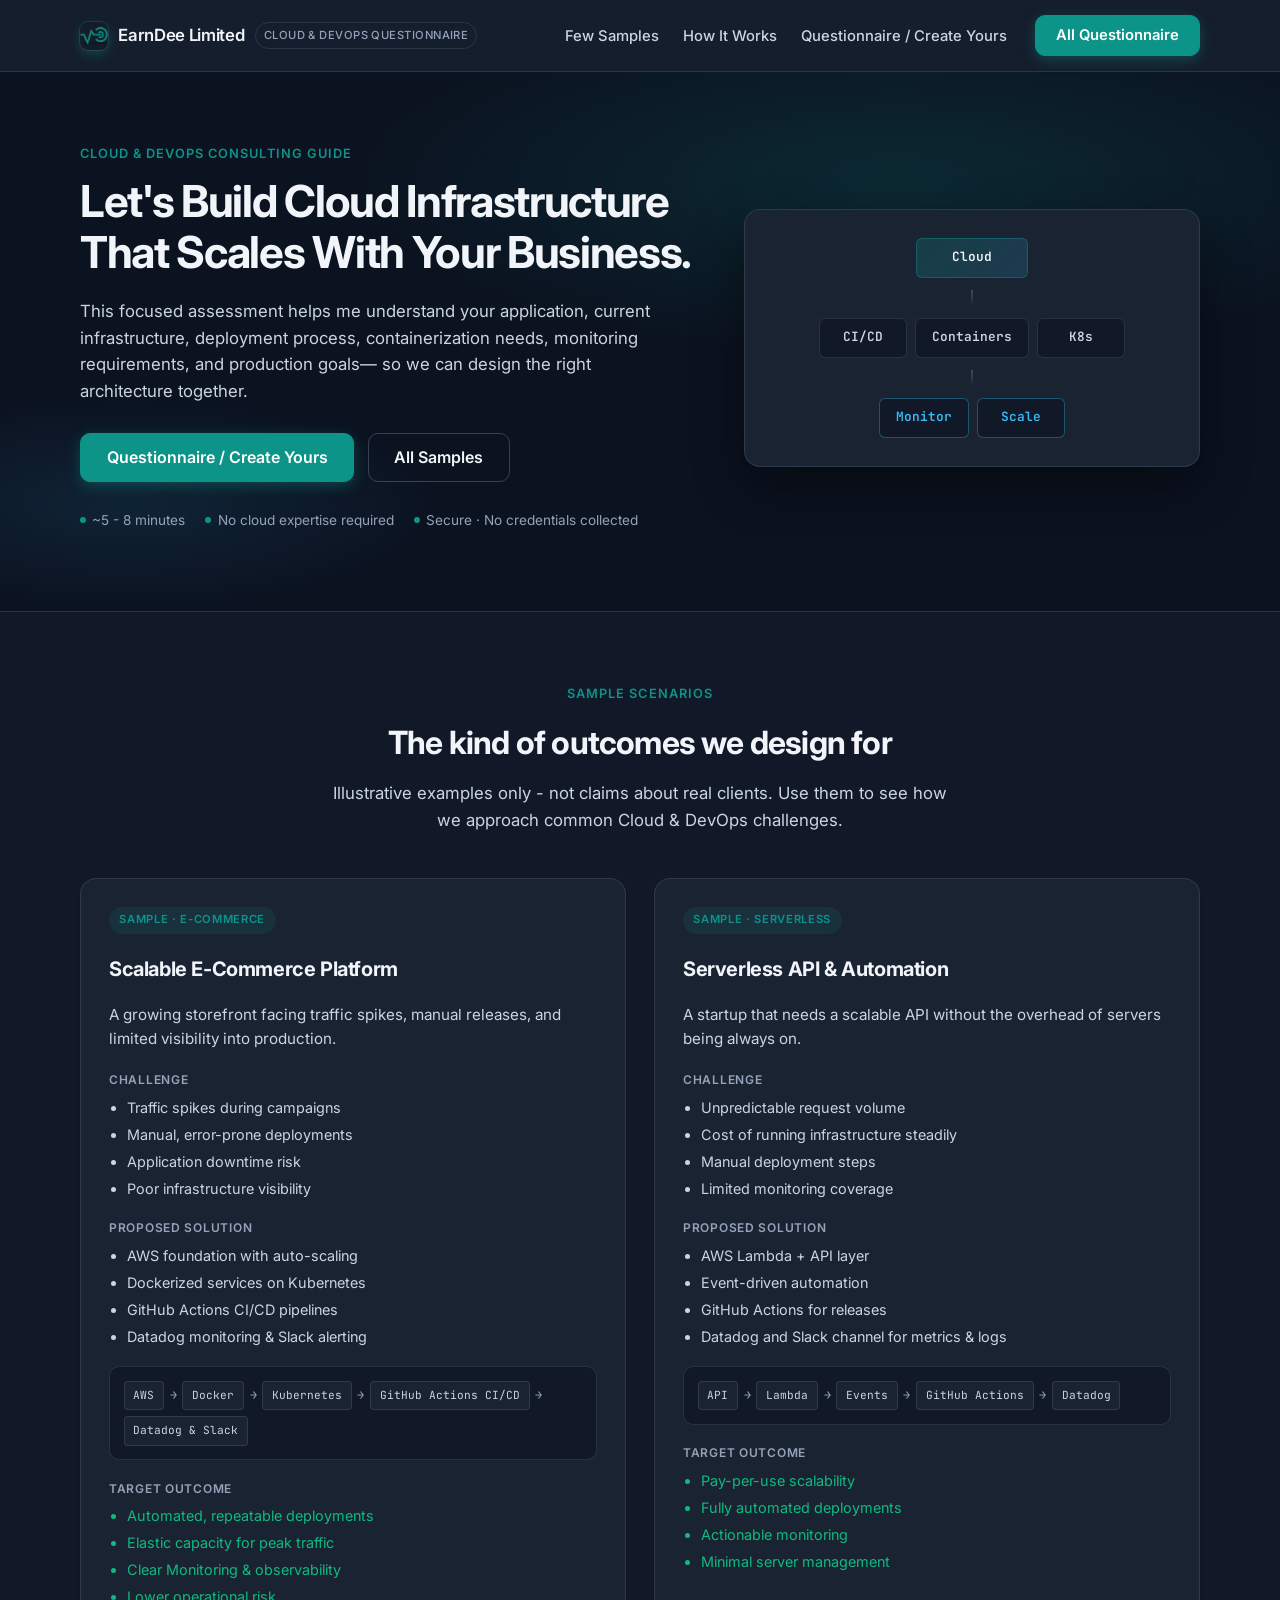
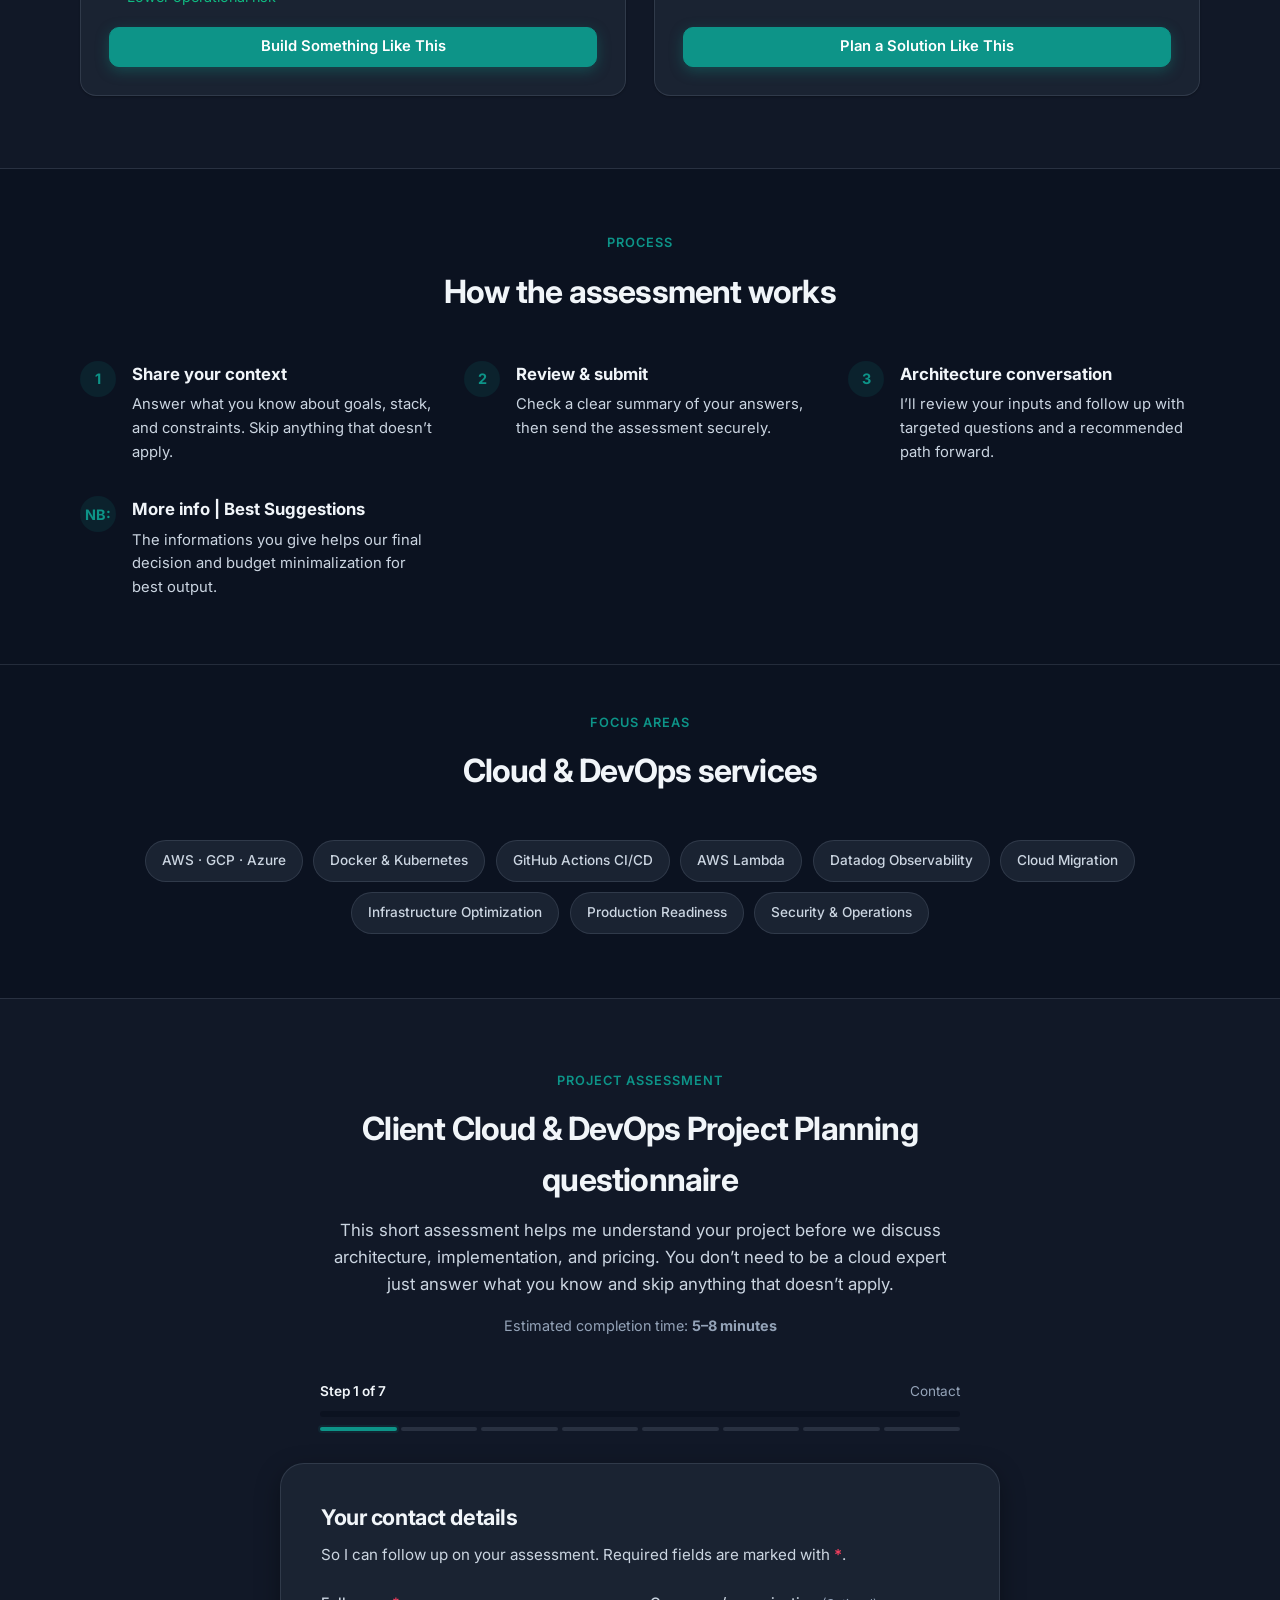
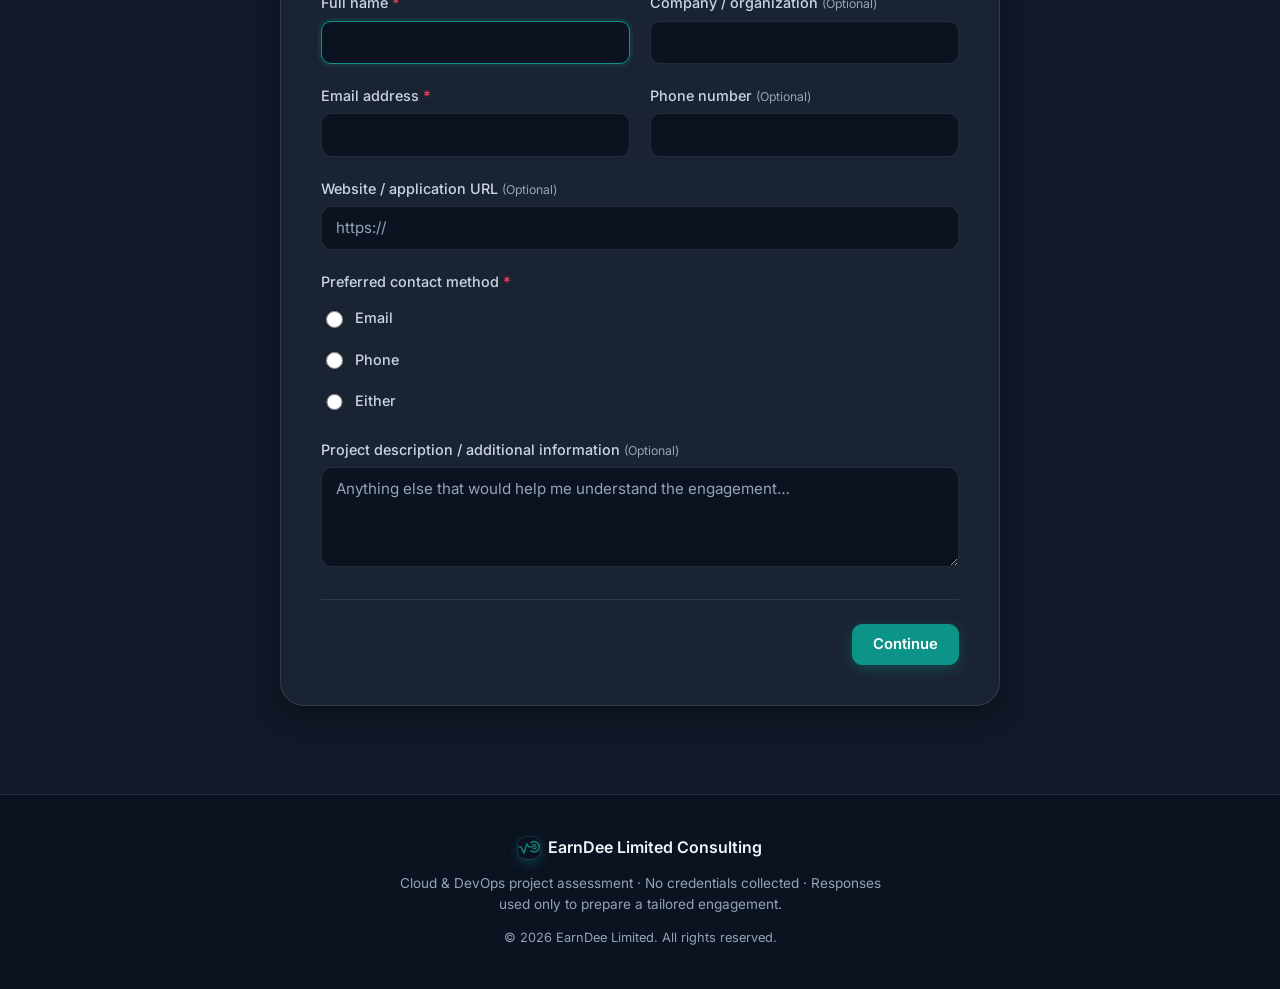
<file: cloud/home.html>
<!DOCTYPE html>
<html lang="en">
<head>
  <meta charset="UTF-8">
  <meta name="viewport" content="width=device-width, initial-scale=1.0">
  <meta name="description" content="Professional Cloud & DevOps project assessment. Share your infrastructure, CI/CD, container, and monitoring requirements so we can design a solution that scales with your business.">
  <title>Cloud & DevOps Project Questionnaire | EarnDee Limited Design Guide</title>
  <link rel="icon" href="../images/earndee.png" type="image/png">
  <link rel="stylesheet" href="styles.css">
  <link rel="preconnect" href="https://fonts.googleapis.com">
  <link rel="preconnect" href="https://fonts.gstatic.com" crossorigin>
  <link href="https://fonts.googleapis.com/css2?family=Inter:wght@400;500;600;700&family=JetBrains+Mono:wght@400;500&display=swap" rel="stylesheet">
</head>
<body>
  <!-- HEADER / NAVIGATION -->
  <header class="site-header" id="site-header">
    <div class="container header-inner">
      <a href="#top" class="brand" aria-label="EarnDee Limited Consulting home">
        <span class="brand-mark" aria-hidden="true">
          <img src="../images/earndee.png" alt="ND">
        </span>
        <span class="brand-text">EarnDee Limited</span>
        <span class="brand-tag">Cloud &amp; DevOps Questionnaire</span>
      </a>

      <button class="nav-toggle" id="nav-toggle" aria-label="Open menu" aria-expanded="false" aria-controls="main-nav">
        <span class="nav-toggle-bar"></span>
        <span class="nav-toggle-bar"></span>
        <span class="nav-toggle-bar"></span>
      </button>

      <nav class="main-nav" id="main-nav" aria-label="Primary">
        <ul class="nav-list">
          <li><a href="#services" class="nav-link">Few Samples</a></li>
          <li><a href="#how-it-works" class="nav-link">How It Works</a></li>
          <li><a href="#questionnaire" class="nav-link">Questionnaire / Create Yours</a></li>
        </ul>
        <a href="../home.html" class="btn btn-primary btn-nav">All Questionnaire</a>
      </nav>
    </div>
  </header>

  <main id="top">
    <!-- HERO SECTION -->
    <section class="hero" id="hero">
      <div class="hero-bg" aria-hidden="true"></div>
      <div class="container hero-inner">
        <div class="hero-content">
          <p class="eyebrow">Cloud &amp; DevOps Consulting Guide</p>
          <h1 class="hero-title">Let's Build Cloud Infrastructure That Scales With Your Business.</h1>
          <p class="hero-lead">
            This focused assessment helps me understand your application, current infrastructure,
            deployment process, containerization needs, monitoring requirements, and production goals—
            so we can design the right architecture together.
          </p>
          <div class="hero-actions">
            <a href="#questionnaire" class="btn btn-primary btn-lg">Questionnaire / Create Yours</a>
            <a href="dev/home.html#resources" class="btn btn-secondary btn-lg">All Samples</a>
          </div>
          <ul class="hero-meta" aria-label="Assessment highlights">
            <li>~5 - 8 minutes</li>
            <li>No cloud expertise required</li>
            <li>Secure · No credentials collected</li>
          </ul>
        </div>
        <div class="hero-visual" aria-hidden="true">
          <div class="arch-preview">
            <div class="arch-node arch-node--cloud">Cloud</div>
            <div class="arch-line"></div>
            <div class="arch-row">
              <div class="arch-node">CI/CD</div>
              <div class="arch-node">Containers</div>
              <div class="arch-node">K8s</div>
            </div>
            <div class="arch-line"></div>
            <div class="arch-row">
              <div class="arch-node arch-node--accent">Monitor</div>
              <div class="arch-node arch-node--accent">Scale</div>
            </div>
          </div>
        </div>
      </div>
    </section>

    <!-- TWO SAMPLE PROJECT CARDS -->
    <section class="samples" id="samples">
      <div class="container">
        <div class="section-header">
          <p class="eyebrow">Sample scenarios</p>
          <h2 class="section-title">The kind of outcomes we design for</h2>
          <p class="section-lead">Illustrative examples only - not claims about real clients. Use them to see how we approach common Cloud &amp; DevOps challenges.</p>
        </div>

        <div class="samples-grid">
          <!-- SAMPLE 1 -->
          <article class="sample-card">
            <div class="sample-card-badge">Sample · E-commerce</div>
            <h3 class="sample-card-title">Scalable E-Commerce Platform</h3>
            <p class="sample-card-desc">A growing storefront facing traffic spikes, manual releases, and limited visibility into production.</p>

            <div class="sample-block">
              <h4>Challenge</h4>
              <ul>
                <li>Traffic spikes during campaigns</li>
                <li>Manual, error-prone deployments</li>
                <li>Application downtime risk</li>
                <li>Poor infrastructure visibility</li>
              </ul>
            </div>

            <div class="sample-block">
              <h4>Proposed solution</h4>
              <ul>
                <li>AWS foundation with auto-scaling</li>
                <li>Dockerized services on Kubernetes</li>
                <li>GitHub Actions CI/CD pipelines</li>
                <li>Datadog monitoring &amp; Slack alerting</li>
              </ul>
            </div>

            <div class="sample-arch" aria-hidden="true">
              <div class="arch-chip">AWS</div>
              <span class="arch-arrow">→</span>
              <div class="arch-chip">Docker</div>
              <span class="arch-arrow">→</span>
              <div class="arch-chip">Kubernetes</div>
              <span class="arch-arrow">→</span>
              <div class="arch-chip">GitHub Actions CI/CD</div>
              <span class="arch-arrow">→</span>
              <div class="arch-chip">Datadog &amp; Slack</div>
            </div>

            <div class="sample-block sample-block--outcome">
              <h4>Target outcome</h4>
              <ul>
                <li>Automated, repeatable deployments</li>
                <li>Elastic capacity for peak traffic</li>
                <li>Clear Monitoring &amp; observability</li>
                <li>Lower operational risk</li>
              </ul>
            </div>

            <a href="#questionnaire" class="btn btn-primary btn-block">Build Something Like This</a>
          </article>

          <!-- SAMPLE 2 -->
          <article class="sample-card">
            <div class="sample-card-badge">Sample · Serverless</div>
            <h3 class="sample-card-title">Serverless API &amp; Automation</h3>
            <p class="sample-card-desc">A startup that needs a scalable API without the overhead of servers being always on.</p>

            <div class="sample-block">
              <h4>Challenge</h4>
              <ul>
                <li>Unpredictable request volume</li>
                <li>Cost of running infrastructure steadily</li>
                <li>Manual deployment steps</li>
                <li>Limited monitoring coverage</li>
              </ul>
            </div>

            <div class="sample-block">
              <h4>Proposed solution</h4>
              <ul>
                <li>AWS Lambda + API layer</li>
                <li>Event-driven automation</li>
                <li>GitHub Actions for releases</li>
                <li>Datadog and Slack channel for metrics &amp; logs</li>
              </ul>
            </div>

            <div class="sample-arch" aria-hidden="true">
              <div class="arch-chip">API</div>
              <span class="arch-arrow">→</span>
              <div class="arch-chip">Lambda</div>
              <span class="arch-arrow">→</span>
              <div class="arch-chip">Events</div>
              <span class="arch-arrow">→</span>
              <div class="arch-chip">GitHub Actions</div>
              <span class="arch-arrow">→</span>
              <div class="arch-chip">Datadog</div>
            </div>

            <div class="sample-block sample-block--outcome">
              <h4>Target outcome</h4>
              <ul>
                <li>Pay-per-use scalability</li>
                <li>Fully automated deployments</li>
                <li>Actionable monitoring</li>
                <li>Minimal server management</li>
              </ul>
            </div>

            <a href="#questionnaire" class="btn btn-primary btn-block">Plan a Solution Like This</a>
          </article>
        </div>
      </div>
    </section>

    <!-- HOW IT WORKS (supports nav) -->
    <section class="how-it-works" id="how-it-works">
      <div class="container">
        <div class="section-header">
          <p class="eyebrow">Process</p>
          <h2 class="section-title">How the assessment works</h2>
        </div>
        <ol class="steps-list">
          <li>
            <span class="step-num">1</span>
            <div>
              <h3>Share your context</h3>
              <p>Answer what you know about goals, stack, and constraints. Skip anything that doesn’t apply.</p>
            </div>
          </li>
          <li>
            <span class="step-num">2</span>
            <div>
              <h3>Review &amp; submit</h3>
              <p>Check a clear summary of your answers, then send the assessment securely.</p>
            </div>
          </li>
          <li>
            <span class="step-num">3</span>
            <div>
              <h3>Architecture conversation</h3>
              <p>I’ll review your inputs and follow up with targeted questions and a recommended path forward.</p>
            </div>
          </li>
          <li>
            <span class="step-num">NB:</span>
            <div>
              <h3>More info | Best Suggestions</h3>
              <p>
                The informations you give helps our final decision and budget minimalization for best output.
              </p>
            </div>
          </li>
        </ol>
      </div>
    </section>

    <!-- SERVICES (supports nav) -->
    <section class="services" id="services">
      <div class="container">
        <div class="section-header">
          <p class="eyebrow">Focus areas</p>
          <h2 class="section-title">Cloud &amp; DevOps services</h2>
        </div>
        <div class="services-grid">
          <div class="service-pill">AWS · GCP · Azure</div>
          <div class="service-pill">Docker &amp; Kubernetes</div>
          <div class="service-pill">GitHub Actions CI/CD</div>
          <div class="service-pill">AWS Lambda</div>
          <div class="service-pill">Datadog Observability</div>
          <div class="service-pill">Cloud Migration</div>
          <div class="service-pill">Infrastructure Optimization</div>
          <div class="service-pill">Production Readiness</div>
          <div class="service-pill">Security &amp; Operations</div>
        </div>
      </div>
    </section>

    <!-- QUESTIONNAIRE INTRODUCTION + FORM -->
    <section class="questionnaire-section" id="questionnaire">
      <div class="container">
        <div class="section-header">
          <p class="eyebrow">Project assessment</p>
          <h2 class="section-title">Client Cloud &amp; DevOps Project Planning questionnaire</h2>
          <p class="section-lead">
            This short assessment helps me understand your project before we discuss architecture, implementation, and pricing.
            You don’t need to be a cloud expert just answer what you know and skip anything that doesn’t apply.
          </p>
          <p class="est-time">Estimated completion time: <strong>5–8 minutes</strong></p>
        </div>

        <!-- Progress -->
        <div class="progress-wrap" id="progress-wrap" hidden>
          <div class="progress-meta">
            <span id="progress-label">Step 1 of 7</span>
            <span id="progress-section-name">Contact</span>
          </div>
          <div class="progress-track" role="progressbar" aria-valuemin="0" aria-valuemax="100" aria-valuenow="0" aria-labelledby="progress-label">
            <div class="progress-fill" id="progress-fill"></div>
          </div>
          <div class="progress-dots" id="progress-dots" aria-hidden="true"></div>
        </div>

        <!-- Form -->
        <form
          id="assessment-form"
          class="assessment-form"
          method="POST"
          action="https://api.web3forms.com/submit"
          novalidate
        >
          <!-- Web3Forms access key — REPLACE WITH YOUR KEY -->
          <input type="hidden" name="access_key" value="YOUR_WEB3FORMS_ACCESS_KEY">
          <input type="hidden" name="subject" value="New Cloud & DevOps Project Assessment">
          <input type="hidden" name="from_name" value="EarnDee Limited Assessment Form">
          <input type="hidden" name="form_source" value="Cloud & DevOps Client Cloud &amp; DevOps Project Planning Questionnaire">
          <input type="checkbox" name="botcheck" class="botcheck" tabindex="-1" autocomplete="off">

          <!-- Hidden aggregate payload fields (filled by JS before submit) -->
          <input type="hidden" name="full_assessment_summary" id="field-summary" value="">
          <input type="hidden" name="questionnaire_metadata" id="field-metadata" value="">

          <!-- ========== STEP 0: CONTACT ========== -->
          <fieldset class="form-step is-active" data-step="0" id="step-0" aria-labelledby="step-0-title">
            <legend id="step-0-title" class="step-title">Your contact details</legend>
            <p class="step-desc">So I can follow up on your assessment. Required fields are marked with <span class="req" aria-hidden="true">*</span>.</p>

            <div class="form-grid">
              <div class="field">
                <label for="full_name">Full name <span class="req">*</span></label>
                <input type="text" id="full_name" name="full_name" autocomplete="name" required aria-required="true">
                <p class="field-error" id="err-full_name" role="alert"></p>
              </div>

              <div class="field">
                <label for="company">Company / organization <span class="optional">(Optional)</span></label>
                <input type="text" id="company" name="company" autocomplete="organization">
              </div>

              <div class="field">
                <label for="email">Email address <span class="req">*</span></label>
                <input type="email" id="email" name="email" autocomplete="email" required aria-required="true">
                <p class="field-error" id="err-email" role="alert"></p>
              </div>

              <div class="field">
                <label for="phone">Phone number <span class="optional">(Optional)</span></label>
                <input type="tel" id="phone" name="phone" autocomplete="tel">
              </div>

              <div class="field field-full">
                <label for="website_url">Website / application URL <span class="optional">(Optional)</span></label>
                <input type="url" id="website_url" name="website_url" placeholder="https://">
              </div>

              <div class="field field-full">
                <fieldset class="nested-fieldset">
                  <legend>Preferred contact method <span class="req">*</span></legend>
                  <div class="choice-group" role="radiogroup" aria-required="true">
                    <label class="choice"><input type="radio" name="preferred_contact" value="Email" required> Email</label>
                    <label class="choice"><input type="radio" name="preferred_contact" value="Phone"> Phone</label>
                    <label class="choice"><input type="radio" name="preferred_contact" value="Either"> Either</label>
                  </div>
                  <p class="field-error" id="err-preferred_contact" role="alert"></p>
                </fieldset>
              </div>

              <div class="field field-full">
                <label for="project_description">Project description / additional information <span class="optional">(Optional)</span></label>
                <textarea id="project_description" name="project_description" rows="4" placeholder="Anything else that would help me understand the engagement…"></textarea>
              </div>
            </div>

            <div class="step-actions">
              <button type="button" class="btn btn-primary" data-action="next">Continue</button>
            </div>
          </fieldset>

          <!-- ========== STEP 1: PROJECT & BUSINESS ========== -->
          <fieldset class="form-step" data-step="1" id="step-1" aria-labelledby="step-1-title" hidden>
            <legend id="step-1-title" class="step-title">Project &amp; business requirements</legend>
            <p class="step-desc">Goals, users, and what success looks like for this engagement.</p>

            <div class="form-grid">
              <div class="field field-full">
                <label for="main_objective">What is the main objective of the project? <span class="req">*</span></label>
                <textarea id="main_objective" name="main_objective" rows="3" required aria-required="true" placeholder="e.g. Migrate to AWS, improve deployment reliability, reduce cloud cost…"></textarea>
                <p class="field-error" id="err-main_objective" role="alert"></p>
              </div>

              <div class="field field-full">
                <label for="application_type">What type of application are you deploying? <span class="req">*</span></label>
                <select id="application_type" name="application_type" required aria-required="true">
                  <option value="">Select…</option>
                  <option value="Web application">Web application</option>
                  <option value="Mobile backend / API">Mobile backend / API</option>
                  <option value="E-commerce">E-commerce</option>
                  <option value="SaaS platform">SaaS platform</option>
                  <option value="Internal tools">Internal tools</option>
                  <option value="Data / analytics pipeline">Data / analytics pipeline</option>
                  <option value="Other">Other</option>
                </select>
                <p class="field-error" id="err-application_type" role="alert"></p>
              </div>

              <div class="field field-full">
                <label for="critical_functions">What are the critical business functions? <span class="optional">(Optional)</span></label>
                <textarea id="critical_functions" name="critical_functions" rows="2" placeholder="e.g. Checkout, user auth, reporting…"></textarea>
              </div>

              <div class="field field-full">
                <label for="application_users">Who are the application's users? <span class="optional">(Optional)</span></label>
                <input type="text" id="application_users" name="application_users" placeholder="e.g. Customers, internal staff, partners…">
              </div>

              <div class="field">
                <label for="expected_traffic">What are your expected traffic levels? <span class="optional">(Optional)</span></label>
                <select id="expected_traffic" name="expected_traffic">
                  <option value="">Select…</option>
                  <option value="Low (&lt; 1k daily users)">Low (&lt; 1k daily users)</option>
                  <option value="Moderate (1k–50k daily)">Moderate (1k–50k daily)</option>
                  <option value="High (50k–500k daily)">High (50k–500k daily)</option>
                  <option value="Very high / spiky">Very high / spiky</option>
                  <option value="Not sure yet">Not sure yet</option>
                </select>
              </div>

              <div class="field">
                <label for="project_timeline">What is your expected project timeline? <span class="req">*</span></label>
                <select id="project_timeline" name="project_timeline" required aria-required="true">
                  <option value="">Select…</option>
                  <option value="ASAP / under 4 weeks">ASAP / under 4 weeks</option>
                  <option value="1–3 months">1–3 months</option>
                  <option value="3–6 months">3–6 months</option>
                  <option value="6+ months">6+ months</option>
                  <option value="Flexible / exploratory">Flexible / exploratory</option>
                </select>
                <p class="field-error" id="err-project_timeline" role="alert"></p>
              </div>

              <div class="field">
                <label for="project_budget">Approximate cloud / project budget <span class="optional">(Optional)</span></label>
                <select id="project_budget" name="project_budget">
                  <option value="">Select…</option>
                  <option value="Under $5k">Under $5k</option>
                  <option value="$5k–$15k">$5k–$15k</option>
                  <option value="$15k–$50k">$15k–$50k</option>
                  <option value="$50k+">$50k+</option>
                  <option value="Prefer to discuss">Prefer to discuss</option>
                </select>
              </div>

              <div class="field">
                <label for="availability_level">Required availability level <span class="optional">(Optional)</span></label>
                <select id="availability_level" name="availability_level">
                  <option value="">Select…</option>
                  <option value="Best effort">Best effort</option>
                  <option value="99% (business hours critical)">99% (business hours critical)</option>
                  <option value="99.9%">99.9%</option>
                  <option value="99.99% or higher">99.99% or higher</option>
                  <option value="Not sure">Not sure</option>
                </select>
              </div>

              <div class="field field-full">
                <label for="disaster_recovery">Disaster-recovery expectations <span class="optional">(Optional)</span></label>
                <textarea id="disaster_recovery" name="disaster_recovery" rows="2" placeholder="e.g. RTO/RPO targets, multi-region, backups…"></textarea>
              </div>

              <div class="field field-full">
                <label for="success_criteria">What would make this project successful for you? <span class="req">*</span></label>
                <textarea id="success_criteria" name="success_criteria" rows="3" required aria-required="true" placeholder="e.g. Zero-downtime deploys, 40% cost reduction, full observability…"></textarea>
                <p class="field-error" id="err-success_criteria" role="alert"></p>
              </div>
            </div>

            <div class="step-actions">
              <button type="button" class="btn btn-secondary" data-action="prev">Back</button>
              <button type="button" class="btn btn-primary" data-action="next">Continue</button>
            </div>
          </fieldset>

          <!-- ========== STEP 2: CURRENT INFRASTRUCTURE ========== -->
          <fieldset class="form-step" data-step="2" id="step-2" aria-labelledby="step-2-title" hidden>
            <legend id="step-2-title" class="step-title">Current infrastructure</legend>
            <p class="step-desc">Where things run today and any pain points you already know about.</p>

            <div class="form-grid">
              <div class="field field-full">
                <fieldset class="nested-fieldset">
                  <legend>Do you already have a cloud environment? <span class="req">*</span></legend>
                  <div class="choice-group" role="radiogroup" data-conditional-trigger="has_cloud">
                    <label class="choice"><input type="radio" name="has_cloud" value="Yes" required> Yes</label>
                    <label class="choice"><input type="radio" name="has_cloud" value="No"> No</label>
                    <label class="choice"><input type="radio" name="has_cloud" value="Partial / in progress"> Partial / in progress</label>
                    <label class="choice"><input type="radio" name="has_cloud" value="Not sure"> Not sure</label>
                  </div>
                  <p class="field-error" id="err-has_cloud" role="alert"></p>
                </fieldset>
              </div>

              <div class="field field-full conditional" data-show-when="has_cloud:Yes,Partial / in progress" hidden>
                <fieldset class="nested-fieldset">
                  <legend>Which cloud provider(s) are currently being used? <span class="optional">(Optional)</span></legend>
                  <div class="choice-group choice-group--wrap" data-conditional-trigger="cloud_providers">
                    <label class="choice"><input type="checkbox" name="cloud_providers" value="AWS"> AWS</label>
                    <label class="choice"><input type="checkbox" name="cloud_providers" value="Google Cloud"> Google Cloud</label>
                    <label class="choice"><input type="checkbox" name="cloud_providers" value="Microsoft Azure"> Microsoft Azure</label>
                    <label class="choice"><input type="checkbox" name="cloud_providers" value="Other"> Other</label>
                    <label class="choice"><input type="checkbox" name="cloud_providers" value="None"> None</label>
                  </div>
                </fieldset>
              </div>

              <div class="field field-full conditional" data-show-when="cloud_providers:AWS" hidden>
                <label for="aws_services">AWS services in use <span class="optional">(Optional)</span></label>
                <input type="text" id="aws_services" name="aws_services" placeholder="e.g. EC2, ECS, RDS, S3, Lambda…">
              </div>

              <div class="field field-full conditional" data-show-when="cloud_providers:Google Cloud" hidden>
                <label for="gcp_services">GCP services in use <span class="optional">(Optional)</span></label>
                <input type="text" id="gcp_services" name="gcp_services" placeholder="e.g. GKE, Cloud Run, Cloud SQL…">
              </div>

              <div class="field field-full conditional" data-show-when="cloud_providers:Microsoft Azure" hidden>
                <label for="azure_services">Azure services in use <span class="optional">(Optional)</span></label>
                <input type="text" id="azure_services" name="azure_services" placeholder="e.g. AKS, App Service, Azure SQL…">
              </div>

              <div class="field field-full">
                <label for="current_cloud_services">Which cloud services are currently being used? <span class="optional">(Optional)</span></label>
                <textarea id="current_cloud_services" name="current_cloud_services" rows="2" placeholder="List any compute, storage, networking, or managed services…"></textarea>
              </div>

              <div class="field field-full">
                <fieldset class="nested-fieldset">
                  <legend>Is infrastructure managed manually or via Infrastructure as Code? <span class="optional">(Optional)</span></legend>
                  <div class="choice-group">
                    <label class="choice"><input type="radio" name="iac_status" value="Mostly manual"> Mostly manual</label>
                    <label class="choice"><input type="radio" name="iac_status" value="Infrastructure as Code"> Infrastructure as Code</label>
                    <label class="choice"><input type="radio" name="iac_status" value="Combination of both"> Combination of both</label>
                    <label class="choice"><input type="radio" name="iac_status" value="Not sure"> Not sure</label>
                  </div>
                </fieldset>
              </div>

              <div class="field field-full">
                <fieldset class="nested-fieldset">
                  <legend>Do you have separate development, staging, and production environments? <span class="optional">(Optional)</span></legend>
                  <div class="choice-group">
                    <label class="choice"><input type="radio" name="env_separation" value="Yes — full separation"> Yes — full separation</label>
                    <label class="choice"><input type="radio" name="env_separation" value="Partial"> Partial</label>
                    <label class="choice"><input type="radio" name="env_separation" value="No — single environment"> No — single environment</label>
                    <label class="choice"><input type="radio" name="env_separation" value="Not sure"> Not sure</label>
                  </div>
                </fieldset>
              </div>

              <div class="field field-full">
                <label for="current_hosting">Where is the application currently hosted? <span class="req">*</span></label>
                <input type="text" id="current_hosting" name="current_hosting" required aria-required="true" placeholder="e.g. On-prem VMs, single cloud account, Heroku, bare metal…">
                <p class="field-error" id="err-current_hosting" role="alert"></p>
              </div>

              <div class="field field-full">
                <fieldset class="nested-fieldset">
                  <legend>Do you already have an infrastructure / architecture diagram? <span class="optional">(Optional)</span></legend>
                  <div class="choice-group">
                    <label class="choice"><input type="radio" name="has_diagram" value="Yes"> Yes</label>
                    <label class="choice"><input type="radio" name="has_diagram" value="No"> No</label>
                    <label class="choice"><input type="radio" name="has_diagram" value="Partial / outdated"> Partial / outdated</label>
                  </div>
                </fieldset>
              </div>

              <div class="field field-full">
                <label for="infra_problems">What infrastructure problems are you currently experiencing? <span class="optional">(Optional)</span></label>
                <textarea id="infra_problems" name="infra_problems" rows="3" placeholder="Downtime, cost, scaling limits, slow deploys…"></textarea>
              </div>

              <div class="field">
                <fieldset class="nested-fieldset">
                  <legend>Are you planning to migrate to the cloud? <span class="optional">(Optional)</span></legend>
                  <div class="choice-group">
                    <label class="choice"><input type="radio" name="planning_migration" value="Yes"> Yes</label>
                    <label class="choice"><input type="radio" name="planning_migration" value="No"> No</label>
                    <label class="choice"><input type="radio" name="planning_migration" value="Already in cloud"> Already in cloud</label>
                    <label class="choice"><input type="radio" name="planning_migration" value="Exploring"> Exploring</label>
                  </div>
                </fieldset>
              </div>

              <div class="field">
                <fieldset class="nested-fieldset">
                  <legend>Are multiple cloud providers required? <span class="optional">(Optional)</span></legend>
                  <div class="choice-group">
                    <label class="choice"><input type="radio" name="multi_cloud" value="Yes"> Yes</label>
                    <label class="choice"><input type="radio" name="multi_cloud" value="No"> No</label>
                    <label class="choice"><input type="radio" name="multi_cloud" value="Maybe"> Maybe</label>
                  </div>
                </fieldset>
              </div>
            </div>

            <div class="step-actions">
              <button type="button" class="btn btn-secondary" data-action="prev">Back</button>
              <button type="button" class="btn btn-primary" data-action="next">Continue</button>
            </div>
          </fieldset>

          <!-- ========== STEP 3: APPLICATION & ARCHITECTURE ========== -->
          <fieldset class="form-step" data-step="3" id="step-3" aria-labelledby="step-3-title" hidden>
            <legend id="step-3-title" class="step-title">Application &amp; architecture</legend>
            <p class="step-desc">Stack, structure, and how the application behaves under load.</p>

            <div class="form-grid">
              <div class="field field-full">
                <label for="languages_frameworks">What programming languages / frameworks does the application use? <span class="req">*</span></label>
                <input type="text" id="languages_frameworks" name="languages_frameworks" required aria-required="true" placeholder="e.g. Node.js, Python/Django, Java/Spring, Go, React…">
                <p class="field-error" id="err-languages_frameworks" role="alert"></p>
              </div>

              <div class="field">
                <label for="database_tech">Database technology <span class="optional">(Optional)</span></label>
                <input type="text" id="database_tech" name="database_tech" placeholder="e.g. PostgreSQL, MySQL, MongoDB, DynamoDB…">
              </div>

              <div class="field">
                <fieldset class="nested-fieldset">
                  <legend>Is the application monolithic or microservices-based? <span class="optional">(Optional)</span></legend>
                  <div class="choice-group">
                    <label class="choice"><input type="radio" name="architecture_style" value="Monolithic"> Monolithic</label>
                    <label class="choice"><input type="radio" name="architecture_style" value="Microservices"> Microservices</label>
                    <label class="choice"><input type="radio" name="architecture_style" value="Modular monolith"> Modular monolith</label>
                    <label class="choice"><input type="radio" name="architecture_style" value="Not sure"> Not sure</label>
                  </div>
                </fieldset>
              </div>

              <div class="field">
                <fieldset class="nested-fieldset">
                  <legend>Background jobs or asynchronous processing? <span class="optional">(Optional)</span></legend>
                  <div class="choice-group">
                    <label class="choice"><input type="radio" name="async_jobs" value="Yes"> Yes</label>
                    <label class="choice"><input type="radio" name="async_jobs" value="No"> No</label>
                    <label class="choice"><input type="radio" name="async_jobs" value="Not sure"> Not sure</label>
                  </div>
                </fieldset>
              </div>

              <div class="field">
                <fieldset class="nested-fieldset">
                  <legend>Does the application require serverless workloads? <span class="optional">(Optional)</span></legend>
                  <div class="choice-group">
                    <label class="choice"><input type="radio" name="serverless_needed" value="Yes"> Yes</label>
                    <label class="choice"><input type="radio" name="serverless_needed" value="No"> No</label>
                    <label class="choice"><input type="radio" name="serverless_needed" value="Maybe / exploring"> Maybe / exploring</label>
                  </div>
                </fieldset>
              </div>

              <div class="field field-full">
                <label for="external_apis">External APIs or third-party services the app depends on <span class="optional">(Optional)</span></label>
                <textarea id="external_apis" name="external_apis" rows="2" placeholder="Payment gateways, auth providers, messaging, analytics…"></textarea>
              </div>

              <div class="field">
                <fieldset class="nested-fieldset">
                  <legend>Does the application store files, images, videos, or other media? <span class="optional">(Optional)</span></legend>
                  <div class="choice-group">
                    <label class="choice"><input type="radio" name="stores_media" value="Yes"> Yes</label>
                    <label class="choice"><input type="radio" name="stores_media" value="No"> No</label>
                    <label class="choice"><input type="radio" name="stores_media" value="Not sure"> Not sure</label>
                  </div>
                </fieldset>
              </div>

              <div class="field">
                <label for="resource_requirements">Application resource requirements <span class="optional">(Optional)</span></label>
                <input type="text" id="resource_requirements" name="resource_requirements" placeholder="e.g. CPU/memory heavy, memory-bound, I/O heavy…">
              </div>

              <div class="field">
                <fieldset class="nested-fieldset">
                  <legend>Does the application need automatic scaling? <span class="optional">(Optional)</span></legend>
                  <div class="choice-group">
                    <label class="choice"><input type="radio" name="auto_scaling" value="Yes — critical"> Yes — critical</label>
                    <label class="choice"><input type="radio" name="auto_scaling" value="Nice to have"> Nice to have</label>
                    <label class="choice"><input type="radio" name="auto_scaling" value="No"> No</label>
                    <label class="choice"><input type="radio" name="auto_scaling" value="Not sure"> Not sure</label>
                  </div>
                </fieldset>
              </div>

              <div class="field field-full">
                <label for="performance_sensitive">Which parts of the application are most performance-sensitive? <span class="optional">(Optional)</span></label>
                <textarea id="performance_sensitive" name="performance_sensitive" rows="2" placeholder="Checkout, search, real-time features…"></textarea>
              </div>
            </div>

            <div class="step-actions">
              <button type="button" class="btn btn-secondary" data-action="prev">Back</button>
              <button type="button" class="btn btn-primary" data-action="next">Continue</button>
            </div>
          </fieldset>

          <!-- ========== STEP 4: DOCKER & KUBERNETES ========== -->
          <fieldset class="form-step" data-step="4" id="step-4" aria-labelledby="step-4-title" hidden>
            <legend id="step-4-title" class="step-title">Containers &amp; Kubernetes</legend>
            <p class="step-desc">Containerization status and whether Kubernetes is part of the plan.</p>

            <div class="form-grid">
              <div class="field field-full">
                <fieldset class="nested-fieldset">
                  <legend>Is the application already containerized with Docker? <span class="req">*</span></legend>
                  <div class="choice-group" role="radiogroup" data-conditional-trigger="docker_usage">
                    <label class="choice"><input type="radio" name="docker_usage" value="Yes — fully" required> Yes — fully</label>
                    <label class="choice"><input type="radio" name="docker_usage" value="Partially"> Partially</label>
                    <label class="choice"><input type="radio" name="docker_usage" value="No"> No</label>
                    <label class="choice"><input type="radio" name="docker_usage" value="Not sure"> Not sure</label>
                  </div>
                  <p class="field-error" id="err-docker_usage" role="alert"></p>
                </fieldset>
              </div>

              <div class="field field-full conditional" data-show-when="docker_usage:Yes — fully,Partially" hidden>
                <fieldset class="nested-fieldset">
                  <legend>Do you already have Dockerfiles or Docker Compose configurations? <span class="optional">(Optional)</span></legend>
                  <div class="choice-group">
                    <label class="choice"><input type="radio" name="has_dockerfiles" value="Yes — Dockerfiles"> Yes — Dockerfiles</label>
                    <label class="choice"><input type="radio" name="has_dockerfiles" value="Yes — Compose"> Yes — Compose</label>
                    <label class="choice"><input type="radio" name="has_dockerfiles" value="Both"> Both</label>
                    <label class="choice"><input type="radio" name="has_dockerfiles" value="No"> No</label>
                  </div>
                </fieldset>
              </div>

              <div class="field field-full">
                <label for="image_registry">Where should container images be stored? <span class="optional">(Optional)</span></label>
                <select id="image_registry" name="image_registry">
                  <option value="">Select…</option>
                  <option value="Amazon ECR">Amazon ECR</option>
                  <option value="Google Artifact Registry">Google Artifact Registry</option>
                  <option value="Azure Container Registry">Azure Container Registry</option>
                  <option value="Docker Hub">Docker Hub</option>
                  <option value="GitHub Container Registry">GitHub Container Registry</option>
                  <option value="Other / undecided">Other / undecided</option>
                </select>
              </div>

              <div class="field field-full">
                <fieldset class="nested-fieldset">
                  <legend>Do you specifically require Kubernetes? <span class="optional">(Optional)</span></legend>
                  <div class="choice-group" data-conditional-trigger="kubernetes_required">
                    <label class="choice"><input type="radio" name="kubernetes_required" value="Yes"> Yes</label>
                    <label class="choice"><input type="radio" name="kubernetes_required" value="No"> No</label>
                    <label class="choice"><input type="radio" name="kubernetes_required" value="Maybe / exploring"> Maybe / exploring</label>
                    <label class="choice"><input type="radio" name="kubernetes_required" value="Not sure"> Not sure</label>
                  </div>
                </fieldset>
              </div>

              <div class="field field-full conditional" data-show-when="kubernetes_required:Yes,Maybe / exploring" hidden>
                <label for="k8s_platform">If Kubernetes is required, which platform do you prefer? <span class="optional">(Optional)</span></label>
                <select id="k8s_platform" name="k8s_platform">
                  <option value="">Select…</option>
                  <option value="Amazon EKS">Amazon EKS</option>
                  <option value="Google GKE">Google GKE</option>
                  <option value="Azure AKS">Azure AKS</option>
                  <option value="Self-managed">Self-managed</option>
                  <option value="Undecided">Undecided</option>
                </select>
              </div>

              <div class="field conditional" data-show-when="kubernetes_required:Yes,Maybe / exploring" hidden>
                <label for="workload_count">Approximately how many services / workloads need to run? <span class="optional">(Optional)</span></label>
                <input type="text" id="workload_count" name="workload_count" placeholder="e.g. 5–10 microservices">
              </div>

              <div class="field field-full conditional" data-show-when="kubernetes_required:Yes,Maybe / exploring" hidden>
                <label for="k8s_scaling">What Kubernetes scaling requirements do you have? <span class="optional">(Optional)</span></label>
                <textarea id="k8s_scaling" name="k8s_scaling" rows="2" placeholder="HPA, cluster autoscaler, scheduled scale, etc."></textarea>
              </div>

              <div class="field field-full conditional" data-show-when="kubernetes_required:Yes,Maybe / exploring" hidden>
                <label for="service_communication">How should services communicate with each other? <span class="optional">(Optional)</span></label>
                <input type="text" id="service_communication" name="service_communication" placeholder="e.g. REST, gRPC, message queue, service mesh…">
              </div>

              <div class="field field-full">
                <label for="deployment_strategy">What deployment strategy would you prefer? <span class="optional">(Optional)</span></label>
                <select id="deployment_strategy" name="deployment_strategy">
                  <option value="">Select…</option>
                  <option value="Rolling updates">Rolling updates</option>
                  <option value="Blue / green">Blue / green</option>
                  <option value="Canary">Canary</option>
                  <option value="Recreate">Recreate</option>
                  <option value="Undecided / recommend">Undecided / recommend</option>
                </select>
              </div>

              <div class="field field-full">
                <fieldset class="nested-fieldset">
                  <legend>Who will maintain the Kubernetes environment after deployment? <span class="req">*</span></legend>
                  <div class="choice-group" role="radiogroup">
                    <label class="choice"><input type="radio" name="k8s_maintenance" value="Our internal team" required> Our internal team</label>
                    <label class="choice"><input type="radio" name="k8s_maintenance" value="Managed service / external partner"> Managed service / external partner</label>
                    <label class="choice"><input type="radio" name="k8s_maintenance" value="Looking for ongoing support"> Looking for ongoing support</label>
                    <label class="choice"><input type="radio" name="k8s_maintenance" value="Not applicable (no K8s)"> Not applicable (no K8s)</label>
                    <label class="choice"><input type="radio" name="k8s_maintenance" value="Not sure yet"> Not sure yet</label>
                  </div>
                  <p class="field-error" id="err-k8s_maintenance" role="alert"></p>
                </fieldset>
              </div>
            </div>

            <div class="step-actions">
              <button type="button" class="btn btn-secondary" data-action="prev">Back</button>
              <button type="button" class="btn btn-primary" data-action="next">Continue</button>
            </div>
          </fieldset>

          <!-- ========== STEP 5: CI/CD & GITHUB ACTIONS ========== -->
          <fieldset class="form-step" data-step="5" id="step-5" aria-labelledby="step-5-title" hidden>
            <legend id="step-5-title" class="step-title">CI/CD &amp; GitHub Actions</legend>
            <p class="step-desc">Source control, automation triggers, and how releases should flow.</p>

            <div class="security-note" role="note">
              <strong>Security note:</strong> Never enter passwords, API keys, access tokens, private keys, or other credentials into this form. We only need process and preference details.
            </div>

            <div class="form-grid">
              <div class="field field-full">
                <label for="source_hosting">Where is your source code currently hosted? <span class="req">*</span></label>
                <select id="source_hosting" name="source_hosting" required aria-required="true">
                  <option value="">Select…</option>
                  <option value="GitHub">GitHub</option>
                  <option value="GitLab">GitLab</option>
                  <option value="Bitbucket">Bitbucket</option>
                  <option value="Azure DevOps">Azure DevOps</option>
                  <option value="Self-hosted Git">Self-hosted Git</option>
                  <option value="Other">Other</option>
                </select>
                <p class="field-error" id="err-source_hosting" role="alert"></p>
              </div>

              <div class="field field-full">
                <label for="on_push_behavior">What should happen automatically when code is pushed? <span class="req">*</span></label>
                <textarea id="on_push_behavior" name="on_push_behavior" rows="2" required aria-required="true" placeholder="e.g. Run tests, build images, deploy to staging…"></textarea>
                <p class="field-error" id="err-on_push_behavior" role="alert"></p>
              </div>

              <div class="field field-full">
                <label for="deploy_branches">Which branches should trigger deployments? <span class="optional">(Optional)</span></label>
                <input type="text" id="deploy_branches" name="deploy_branches" placeholder="e.g. main → production, develop → staging">
              </div>

              <div class="field field-full">
                <label for="existing_tests">What automated tests currently exist? <span class="optional">(Optional)</span></label>
                <textarea id="existing_tests" name="existing_tests" rows="2" placeholder="Unit, integration, e2e, none yet…"></textarea>
              </div>

              <div class="field field-full">
                <fieldset class="nested-fieldset">
                  <legend>Which environments should the CI/CD pipeline manage? <span class="req">*</span></legend>
                  <div class="choice-group choice-group--wrap">
                    <label class="choice"><input type="checkbox" name="cicd_environments" value="Development"> Development</label>
                    <label class="choice"><input type="checkbox" name="cicd_environments" value="Staging"> Staging</label>
                    <label class="choice"><input type="checkbox" name="cicd_environments" value="Production"> Production</label>
                    <label class="choice"><input type="checkbox" name="cicd_environments" value="Preview / PR environments"> Preview / PR environments</label>
                  </div>
                  <p class="field-error" id="err-cicd_environments" role="alert"></p>
                </fieldset>
              </div>

              <div class="field">
                <fieldset class="nested-fieldset">
                  <legend>Should production deployments require approval? <span class="optional">(Optional)</span></legend>
                  <div class="choice-group">
                    <label class="choice"><input type="radio" name="prod_approval" value="Yes"> Yes</label>
                    <label class="choice"><input type="radio" name="prod_approval" value="No"> No</label>
                    <label class="choice"><input type="radio" name="prod_approval" value="Depends on change type"> Depends on change type</label>
                  </div>
                </fieldset>
              </div>

              <div class="field field-full">
                <label for="secrets_management">How are secrets and environment variables currently managed? <span class="optional">(Optional)</span></label>
                <textarea id="secrets_management" name="secrets_management" rows="2" placeholder="e.g. GitHub Secrets, cloud secret manager, .env files (no values please)…"></textarea>
              </div>
            </div>

            <div class="step-actions">
              <button type="button" class="btn btn-secondary" data-action="prev">Back</button>
              <button type="button" class="btn btn-primary" data-action="next">Continue</button>
            </div>
          </fieldset>

          <!-- ========== STEP 6: MONITORING, SECURITY & OPERATIONS ========== -->
          <fieldset class="form-step" data-step="6" id="step-6" aria-labelledby="step-6-title" hidden>
            <legend id="step-6-title" class="step-title">Monitoring, security &amp; operations</legend>
            <p class="step-desc">Visibility, alerting, compliance, and day-2 operational needs.</p>

            <div class="form-grid">
              <div class="field field-full">
                <label for="monitoring_components">What infrastructure / application components should be monitored? <span class="req">*</span></label>
                <textarea id="monitoring_components" name="monitoring_components" rows="3" required aria-required="true" placeholder="e.g. API latency, error rates, CPU/memory, database, queues, uptime…"></textarea>
                <p class="field-error" id="err-monitoring_components" role="alert"></p>
              </div>

              <div class="field field-full">
                <label for="alert_events">What events should trigger alerts and who should receive them? <span class="optional">(Optional)</span></label>
                <textarea id="alert_events" name="alert_events" rows="3" placeholder="e.g. 5xx spikes → on-call Slack; disk full → ops email…"></textarea>
              </div>

              <div class="field field-full">
                <label for="security_ops_requirements">What security, compliance, backup, and operational requirements must the infrastructure satisfy? <span class="req">*</span></label>
                <textarea id="security_ops_requirements" name="security_ops_requirements" rows="4" required aria-required="true" placeholder="e.g. SOC2, GDPR, encryption at rest, daily backups, audit logging, network isolation…"></textarea>
                <p class="field-error" id="err-security_ops_requirements" role="alert"></p>
              </div>
            </div>

            <div class="step-actions">
              <button type="button" class="btn btn-secondary" data-action="prev">Back</button>
              <button type="button" class="btn btn-primary" data-action="next">Review answers</button>
            </div>
          </fieldset>

          <!-- ========== STEP 7: REVIEW ========== -->
          <div class="form-step review-step" data-step="7" id="step-7" hidden>
            <h2 class="step-title" id="step-7-title">Review your assessment</h2>
            <p class="step-desc">Please confirm the details below. You can edit any section before submitting.</p>

            <div id="review-content" class="review-content" aria-live="polite"></div>

            <div class="step-actions">
              <button type="button" class="btn btn-secondary" data-action="prev">Back</button>
              <button type="submit" class="btn btn-primary btn-lg" id="submit-btn">
                <span class="btn-text">Submit Project Assessment</span>
                <span class="btn-loading" hidden>
                  <span class="spinner" aria-hidden="true"></span>
                  Submitting your assessment…
                </span>
              </button>
            </div>
            <p class="submit-error" id="submit-error" role="alert" hidden></p>
          </div>
        </form>

        <!-- SUCCESS STATE -->
        <div class="success-screen" id="success-screen" hidden>
          <div class="success-icon" aria-hidden="true">✓</div>
          <h2>Assessment Submitted Successfully</h2>
          <p>Thank you for providing your project details. I’ll review your requirements and get back to you shortly.</p>
          <button type="button" class="btn btn-primary" id="reset-form-btn">Submit Another Assessment</button>
        </div>
      </div>
    </section>
  </main>

  <!-- FOOTER -->
  <footer class="site-footer">
    <div class="container footer-inner">
      <div class="footer-brand">
        <span class="brand-mark" aria-hidden="true">
          <img src="../images/earndee.png" alt="">
        </span>
        <span>EarnDee Limited Consulting</span>
      </div>
      <p class="footer-note">
        Cloud &amp; DevOps project assessment · No credentials collected · 
        Responses used only to prepare a tailored engagement.
      </p>
      <p class="footer-copy">&copy; <span id="year"></span> EarnDee Limited. All rights reserved.</p>
    </div>
  </footer>

  <script src="script.js"></script>
</body>
</html>
</file>
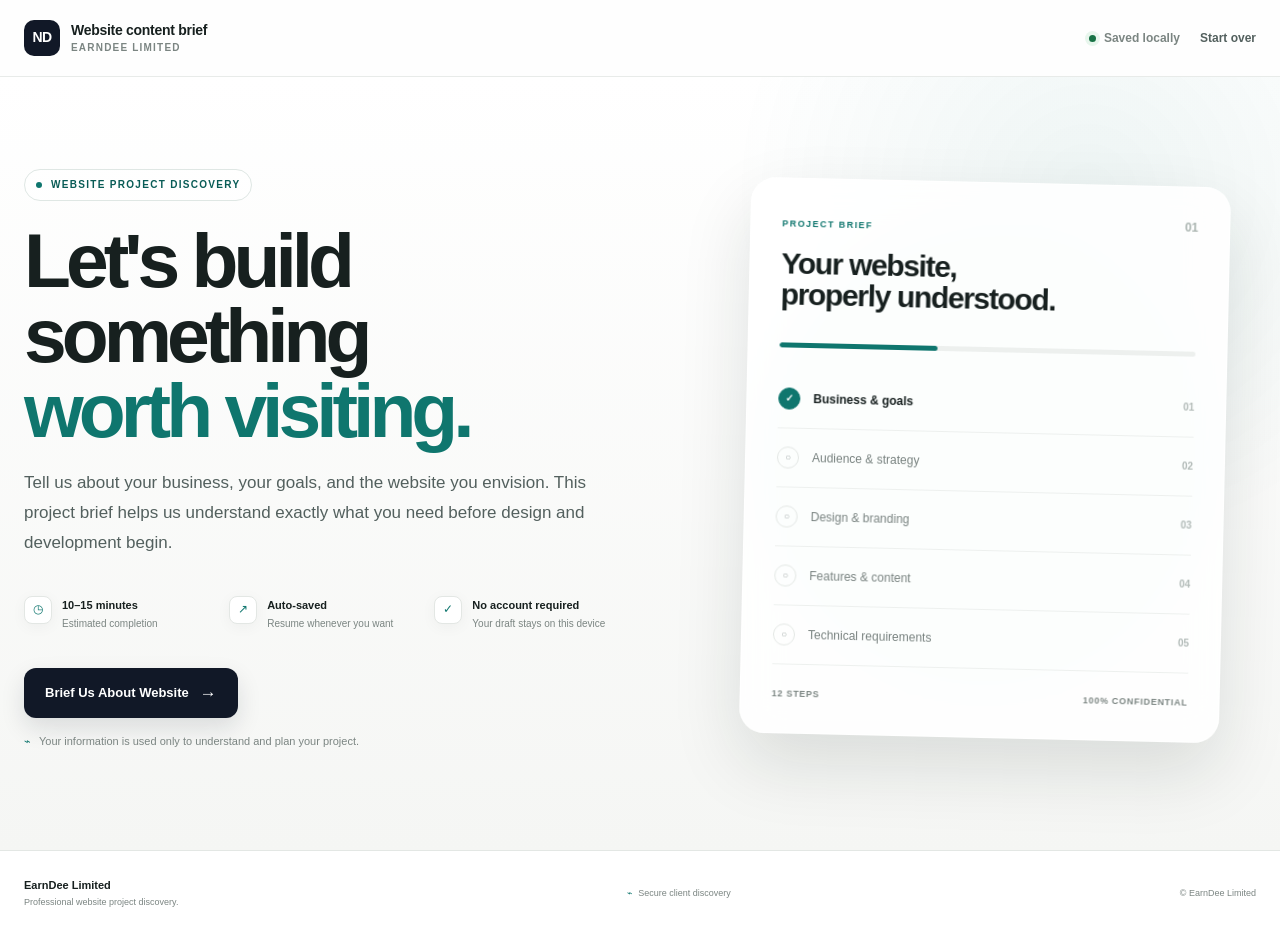
<file: web/home.html>
<!DOCTYPE html>
<html lang="en">
<head>
  <meta charset="UTF-8">
  <meta name="viewport" content="width=device-width, initial-scale=1.0">
  <meta name="description" content="Premium website project brief and client discovery form.">
  <meta name="theme-color" content="#111827">
  <title>Website Project Brief | EarnDee Limited</title>
  <link rel="icon" href="../images/earndee.png" type="image/png">
	<link rel="icon" href="nd.png" type="image/png">
  <link rel="stylesheet" href="styles.css">
</head>

<body>
  <div class="app-shell">

    <!-- =========================index.html
         HEADER
    ========================== -->
    <header class="site-header">
      <div class="container header-inner">
        <a href="#welcome" class="brand" aria-label="Website Project Brief home">
          <span class="brand-mark">ND</span>
          <span class="brand-copy">
            <strong>Website content brief</strong>
            <small>EarnDee Limited</small>
          </span>
        </a>

        <div class="header-actions">
          <div class="save-indicator" id="saveIndicator" aria-live="polite">
            <span class="save-dot"></span>
            <span id="saveText">Saved locally</span>
          </div>

          <button class="text-button" type="button" id="headerResetBtn">
            Start over
          </button>
        </div>
      </div>
    </header>

    <!-- =========================
         WELCOME
    ========================== -->
    <main>
      <section class="welcome-section" id="welcome">
        <div class="container welcome-grid">
          <div class="welcome-content">
            <div class="eyebrow">
              <span class="eyebrow-dot"></span>
              Website project discovery
            </div>

            <h1>
              Let's build something
              <span>worth visiting.</span>
            </h1>

            <p class="hero-description">
              Tell us about your business, your goals, and the website you
              envision. This project brief helps us understand exactly what
              you need before design and development begin.
            </p>

            <div class="welcome-meta">
              <div class="meta-item">
                <span class="meta-icon">◷</span>
                <div>
                  <strong>10–15 minutes</strong>
                  <span>Estimated completion</span>
                </div>
              </div>

              <div class="meta-item">
                <span class="meta-icon">↗</span>
                <div>
                  <strong>Auto-saved</strong>
                  <span>Resume whenever you want</span>
                </div>
              </div>

              <div class="meta-item">
                <span class="meta-icon">✓</span>
                <div>
                  <strong>No account required</strong>
                  <span>Your draft stays on this device</span>
                </div>
              </div>
            </div>

            <button class="primary-button hero-button" type="button" id="startButton">
              <span>Brief Us About Website</span>
              <span class="button-arrow">→</span>
            </button>

            <p class="security-note">
              <span>⌁</span>
              Your information is used only to understand and plan your project.
            </p>
          </div>

          <div class="welcome-card" aria-hidden="true">
            <div class="brief-preview">
              <div class="preview-top">
                <div>
                  <span class="preview-kicker">PROJECT BRIEF</span>
                  <h2>Your website,<br>properly understood.</h2>
                </div>
                <span class="preview-number">01</span>
              </div>

              <div class="preview-progress">
                <span></span>
              </div>

              <div class="preview-list">
                <div class="preview-row active">
                  <span class="preview-check">✓</span>
                  <span>Business & goals</span>
                  <b>01</b>
                </div>
                <div class="preview-row">
                  <span class="preview-check">○</span>
                  <span>Audience & strategy</span>
                  <b>02</b>
                </div>
                <div class="preview-row">
                  <span class="preview-check">○</span>
                  <span>Design & branding</span>
                  <b>03</b>
                </div>
                <div class="preview-row">
                  <span class="preview-check">○</span>
                  <span>Features & content</span>
                  <b>04</b>
                </div>
                <div class="preview-row">
                  <span class="preview-check">○</span>
                  <span>Technical requirements</span>
                  <b>05</b>
                </div>
              </div>

              <div class="preview-footer">
                <span>12 steps</span>
                <span>100% confidential</span>
              </div>
            </div>
          </div>
        </div>
      </section>

      <!-- =========================
           RESUME BANNER
      ========================== -->
      <div class="container resume-wrapper" id="resumeWrapper" hidden>
        <div class="resume-card">
          <div class="resume-icon">↻</div>
          <div class="resume-content">
            <strong>Welcome back — we've restored your saved progress.</strong>
            <span id="resumeDescription">Your project brief is ready to continue.</span>
          </div>
          <div class="resume-actions">
            <button class="secondary-button" type="button" id="resumeButton">
              Continue where I left off
            </button>
            <button class="ghost-button" type="button" id="discardDraftButton">
              Start over
            </button>
          </div>
        </div>
      </div>

      <!-- =========================
           APPLICATION
      ========================== -->
      <section class="brief-app" id="briefApp" hidden>
        <div class="container app-layout">

          <!-- SIDEBAR -->
          <aside class="step-sidebar">
            <div class="sidebar-heading">
              <span>PROJECT BRIEF</span>
              <strong id="sidebarProgress">0%</strong>
            </div>

            <div class="progress-track">
              <span id="progressBar"></span>
            </div>

            <nav class="step-nav" id="stepNav" aria-label="Project brief sections">
              <button class="step-nav-item active" type="button" data-step="0">
                <span class="step-number">01</span>
                <span>
                  <strong>Client</strong>
                  <small>Your contact details</small>
                </span>
              </button>

              <button class="step-nav-item" type="button" data-step="1">
                <span class="step-number">02</span>
                <span>
                  <strong>Business</strong>
                  <small>Your business context</small>
                </span>
              </button>

              <button class="step-nav-item" type="button" data-step="2">
                <span class="step-number">03</span>
                <span>
                  <strong>Goals</strong>
                  <small>Purpose & objectives</small>
                </span>
              </button>

              <button class="step-nav-item" type="button" data-step="3">
                <span class="step-number">04</span>
                <span>
                  <strong>Audience</strong>
                  <small>Who you want to reach</small>
                </span>
              </button>

              <button class="step-nav-item" type="button" data-step="4">
                <span class="step-number">05</span>
                <span>
                  <strong>Pages</strong>
                  <small>Site structure</small>
                </span>
              </button>

              <button class="step-nav-item" type="button" data-step="5">
                <span class="step-number">06</span>
                <span>
                  <strong>Design</strong>
                  <small>Brand & visual direction</small>
                </span>
              </button>

              <button class="step-nav-item" type="button" data-step="6">
                <span class="step-number">07</span>
                <span>
                  <strong>Features</strong>
                  <small>Website functionality</small>
                </span>
              </button>

              <button class="step-nav-item" type="button" data-step="7">
                <span class="step-number">08</span>
                <span>
                  <strong>Content</strong>
                  <small>Content responsibility</small>
                </span>
              </button>

              <button class="step-nav-item" type="button" data-step="8">
                <span class="step-number">09</span>
                <span>
                  <strong>Technical</strong>
                  <small>Domain & hosting</small>
                </span>
              </button>

              <button class="step-nav-item" type="button" data-step="9">
                <span class="step-number">10</span>
                <span>
                  <strong>SEO</strong>
                  <small>Search visibility</small>
                </span>
              </button>

              <button class="step-nav-item" type="button" data-step="10">
                <span class="step-number">11</span>
                <span>
                  <strong>Budget</strong>
                  <small>Budget & timeline</small>
                </span>
              </button>

              <button class="step-nav-item" type="button" data-step="11">
                <span class="step-number">12</span>
                <span>
                  <strong>Review</strong>
                  <small>Confirm & submit</small>
                </span>
              </button>
            </nav>

            <div class="sidebar-security">
              <span>⌁</span>
              <div>
                <strong>Private by design</strong>
                <p>Never enter passwords, API keys or payment credentials.</p>
              </div>
            </div>
          </aside>

          <!-- FORM CONTENT -->
          <div class="form-area">
            <div class="mobile-step-header">
              <div>
                <span id="mobileStepKicker">STEP 01 OF 12</span>
                <strong id="mobileStepTitle">Client information</strong>
              </div>
              <span id="mobileStepPercent">0%</span>
            </div>

            <form id="projectForm" novalidate>

              <!-- STEP 1 -->
              <section class="form-step active" data-step="0">
                <div class="step-heading">
                  <span class="step-kicker">01 / CLIENT</span>
                  <h2>Let's start with you.</h2>
                  <p>
                    Tell us who we'll be working with and how you'd prefer
                    to communicate during the project.
                  </p>
                </div>

                <div class="form-grid two-columns">
                  <div class="field">
                    <label for="fullName">Full name <span>*</span></label>
                    <input id="fullName" name="fullName" type="text"
                      placeholder="e.g. Linus Okolo" autocomplete="name"
                      data-required="true">
                    <small>Enter the name we should use when communicating with you.</small>
                    <div class="field-error" data-error-for="fullName"></div>
                  </div>

                  <div class="field">
                    <label for="businessName">Business / company name <span>*</span></label>
                    <input id="businessName" name="businessName" type="text"
                      placeholder="e.g. Okolo Creative Studio" autocomplete="organization"
                      data-required="true">
                    <small>Use your public-facing business or brand name.</small>
                    <div class="field-error" data-error-for="businessName"></div>
                  </div>

                  <div class="field">
                    <label for="email">Email address <span>*</span></label>
                    <input id="email" name="email" type="email"
                      placeholder="you@example.com" autocomplete="email"
                      data-required="true">
                    <small>We'll use this address for project communication.</small>
                    <div class="field-error" data-error-for="email"></div>
                  </div>

                  <div class="field">
                    <label for="phone">Phone number <span>*</span></label>
                    <input id="phone" name="phone" type="tel"
                      placeholder="+234 801 234 5678" autocomplete="tel"
                      data-required="true">
                    <small>Include your country code where possible.</small>
                    <div class="field-error" data-error-for="phone"></div>
                  </div>

                  <div class="field">
                    <label for="country">Country <span>*</span></label>
                    <input id="country" name="country" type="text"
                      placeholder="e.g. Nigeria" autocomplete="country-name"
                      data-required="true">
                    <small>Where is your business or primary market based?</small>
                    <div class="field-error" data-error-for="country"></div>
                  </div>

                  <div class="field">
                    <label for="city">City</label>
                    <input id="city" name="city" type="text"
                      placeholder="e.g. Lagos" autocomplete="address-level2">
                    <small>Optional — useful for local businesses and SEO planning.</small>
                  </div>
                </div>

                <fieldset class="choice-fieldset">
                  <legend>Preferred contact method <span>*</span></legend>
                  <p class="fieldset-hint">Choose the channel you check most reliably.</p>

                  <div class="choice-grid compact">
                    <label class="choice-card">
                      <input type="radio" name="contactMethod" value="Email" required>
                      <span class="choice-content">
                        <b>Email</b>
                        <small>Written project communication</small>
                      </span>
                    </label>

                    <label class="choice-card">
                      <input type="radio" name="contactMethod" value="Phone">
                      <span class="choice-content">
                        <b>Phone</b>
                        <small>Voice calls</small>
                      </span>
                    </label>

                    <label class="choice-card">
                      <input type="radio" name="contactMethod" value="WhatsApp">
                      <span class="choice-content">
                        <b>WhatsApp</b>
                        <small>Quick messaging</small>
                      </span>
                    </label>

                    <label class="choice-card">
                      <input type="radio" name="contactMethod" value="Video call">
                      <span class="choice-content">
                        <b>Video call</b>
                        <small>Meetings and walkthroughs</small>
                      </span>
                    </label>
                  </div>

                  <div class="field-error" data-error-for="contactMethod"></div>
                </fieldset>
              </section>

              <!-- STEP 2 -->
              <section class="form-step" data-step="1">
                <div class="step-heading">
                  <span class="step-kicker">02 / BUSINESS</span>
                  <h2>Tell us about the business.</h2>
                  <p>
                    Context about your business helps us make better strategic,
                    content and design decisions.
                  </p>
                </div>

                <div class="form-stack">
                  <div class="field">
                    <label for="businessDescription">Business description <span>*</span></label>
                    <textarea id="businessDescription" name="businessDescription"
                      rows="5" data-required="true"
                      placeholder="Example: We are a fashion brand specializing in premium African-inspired clothing for young professionals..."></textarea>
                    <small>Briefly explain what your business does, who you serve, and what makes you different.</small>
                    <div class="field-error" data-error-for="businessDescription"></div>
                  </div>

                  <div class="field">
                    <label for="productsServices">Products / services <span>*</span></label>
                    <textarea id="productsServices" name="productsServices"
                      rows="4" data-required="true"
                      placeholder="Example: Custom tailoring, ready-to-wear clothing, corporate styling and fashion consultations."></textarea>
                    <small>List your main products or services and briefly describe them.</small>
                    <div class="field-error" data-error-for="productsServices"></div>
                  </div>

                  <div class="form-grid two-columns">
                    <div class="field">
                      <label for="businessAge">How long has the business operated?</label>
                      <select id="businessAge" name="businessAge">
                        <option value="">Select an option</option>
                        <option>Less than 1 year</option>
                        <option>1–3 years</option>
                        <option>4–7 years</option>
                        <option>8–15 years</option>
                        <option>15+ years</option>
                      </select>
                      <small>This helps establish how established the brand is.</small>
                    </div>

                    <div class="field">
                      <label for="currentWebsite">Current website URL</label>
                      <input id="currentWebsite" name="currentWebsite" type="url"
                        placeholder="https://example.com">
                      <small>Leave blank if you do not currently have a website.</small>
                      <div class="field-error" data-error-for="currentWebsite"></div>
                    </div>
                  </div>

                  <div class="field">
                    <label for="onlinePresence">Existing online presence</label>
                    <textarea id="onlinePresence" name="onlinePresence"
                      rows="3"
                      placeholder="Example: Instagram, Facebook, TikTok, Google Business Profile, LinkedIn..."></textarea>
                    <small>Tell us where your business is currently active online.</small>
                  </div>

                  <div class="field">
                    <label for="socialLinks">Social media links</label>
                    <textarea id="socialLinks" name="socialLinks"
                      rows="4"
                      placeholder="Instagram: https://instagram.com/...
Facebook: https://facebook.com/...
LinkedIn: https://linkedin.com/..."></textarea>
                    <small>One profile per line is easiest to review.</small>
                  </div>
                </div>
              </section>

              <!-- STEP 3 -->
              <section class="form-step" data-step="2">
                <div class="step-heading">
                  <span class="step-kicker">03 / GOALS</span>
                  <h2>What should the website accomplish?</h2>
                  <p>
                    Choose the outcomes that matter most. You can select more
                    than one.
                  </p>
                </div>

                <fieldset class="choice-fieldset">
                  <legend>Primary website purpose <span>*</span></legend>
                  <p class="fieldset-hint">Select every purpose that applies.</p>

                  <div class="selection-grid">
                    <label class="selection-card">
                      <input type="checkbox" name="websitePurpose" value="Business / Company Website">
                      <span class="selection-icon">◆</span>
                      <span><b>Business / Company</b><small>Professional company presence</small></span>
                    </label>

                    <label class="selection-card">
                      <input type="checkbox" name="websitePurpose" value="Portfolio">
                      <span class="selection-icon">▦</span>
                      <span><b>Portfolio</b><small>Showcase work and projects</small></span>
                    </label>

                    <label class="selection-card">
                      <input type="checkbox" name="websitePurpose" value="Personal Brand">
                      <span class="selection-icon">◉</span>
                      <span><b>Personal Brand</b><small>Build authority and presence</small></span>
                    </label>

                    <label class="selection-card ecommerce-trigger">
                      <input type="checkbox" name="websitePurpose" value="E-commerce Store">
                      <span class="selection-icon">◇</span>
                      <span><b>E-commerce Store</b><small>Sell products online</small></span>
                    </label>

                    <label class="selection-card">
                      <input type="checkbox" name="websitePurpose" value="Blog">
                      <span class="selection-icon">≡</span>
                      <span><b>Blog</b><small>Publish articles and resources</small></span>
                    </label>

                    <label class="selection-card">
                      <input type="checkbox" name="websitePurpose" value="Landing Page">
                      <span class="selection-icon">↗</span>
                      <span><b>Landing Page</b><small>Focused campaign page</small></span>
                    </label>

                    <label class="selection-card">
                      <input type="checkbox" name="websitePurpose" value="Booking Website">
                      <span class="selection-icon">□</span>
                      <span><b>Booking Website</b><small>Appointments and reservations</small></span>
                    </label>

                    <label class="selection-card">
                      <input type="checkbox" name="websitePurpose" value="Restaurant Website">
                      <span class="selection-icon">◇</span>
                      <span><b>Restaurant</b><small>Menus, location and bookings</small></span>
                    </label>

                    <label class="selection-card">
                      <input type="checkbox" name="websitePurpose" value="Real Estate Website">
                      <span class="selection-icon">⌂</span>
                      <span><b>Real Estate</b><small>Property listings and leads</small></span>
                    </label>

                    <label class="selection-card">
                      <input type="checkbox" name="websitePurpose" value="Educational Website">
                      <span class="selection-icon">△</span>
                      <span><b>Educational</b><small>Courses and learning</small></span>
                    </label>

                    <label class="selection-card">
                      <input type="checkbox" name="websitePurpose" value="Nonprofit / Organization">
                      <span class="selection-icon">○</span>
                      <span><b>Nonprofit / Organization</b><small>Community and mission</small></span>
                    </label>

                    <label class="selection-card">
                      <input type="checkbox" name="websitePurpose" value="Membership Website">
                      <span class="selection-icon">◎</span>
                      <span><b>Membership</b><small>Private member content</small></span>
                    </label>

                    <label class="selection-card">
                      <input type="checkbox" name="websitePurpose" value="Web Application">
                      <span class="selection-icon">⌘</span>
                      <span><b>Web Application</b><small>Interactive application</small></span>
                    </label>

                    <label class="selection-card">
                      <input type="checkbox" name="websitePurpose" value="Other">
                      <span class="selection-icon">+</span>
                      <span><b>Other</b><small>A different project type</small></span>
                    </label>
                  </div>

                  <div class="field conditional-field" id="purposeOtherWrap" hidden>
                    <label for="purposeOther">Other website purpose</label>
                    <input id="purposeOther" name="purposeOther" type="text"
                      placeholder="Describe the type of website you need">
                  </div>

                  <div class="field-error" data-error-for="websitePurpose"></div>
                </fieldset>

                <fieldset class="choice-fieldset">
                  <legend>Main website goals <span>*</span></legend>
                  <p class="fieldset-hint">Select the outcomes you want the website to support.</p>

                  <div class="selection-grid">
                    <label class="selection-card">
                      <input type="checkbox" name="websiteGoals" value="Generate leads">
                      <span class="selection-icon">↗</span>
                      <span><b>Generate leads</b><small>Turn visitors into prospects</small></span>
                    </label>
                    <label class="selection-card">
                      <input type="checkbox" name="websiteGoals" value="Sell products">
                      <span class="selection-icon">◇</span>
                      <span><b>Sell products</b><small>Generate online sales</small></span>
                    </label>
                    <label class="selection-card">
                      <input type="checkbox" name="websiteGoals" value="Increase brand awareness">
                      <span class="selection-icon">✦</span>
                      <span><b>Brand awareness</b><small>Increase visibility</small></span>
                    </label>
                    <label class="selection-card">
                      <input type="checkbox" name="websiteGoals" value="Get more customers">
                      <span class="selection-icon">+</span>
                      <span><b>Get more customers</b><small>Grow your customer base</small></span>
                    </label>
                    <label class="selection-card">
                      <input type="checkbox" name="websiteGoals" value="Receive bookings">
                      <span class="selection-icon">□</span>
                      <span><b>Receive bookings</b><small>Appointments and reservations</small></span>
                    </label>
                    <label class="selection-card">
                      <input type="checkbox" name="websiteGoals" value="Showcase services">
                      <span class="selection-icon">▦</span>
                      <span><b>Showcase services</b><small>Explain your offering</small></span>
                    </label>
                    <label class="selection-card">
                      <input type="checkbox" name="websiteGoals" value="Showcase portfolio">
                      <span class="selection-icon">◫</span>
                      <span><b>Showcase portfolio</b><small>Present your work</small></span>
                    </label>
                    <label class="selection-card">
                      <input type="checkbox" name="websiteGoals" value="Provide information">
                      <span class="selection-icon">i</span>
                      <span><b>Provide information</b><small>Educate visitors</small></span>
                    </label>
                    <label class="selection-card">
                      <input type="checkbox" name="websiteGoals" value="Build an online community">
                      <span class="selection-icon">◎</span>
                      <span><b>Build community</b><small>Connect your audience</small></span>
                    </label>
                    <label class="selection-card">
                      <input type="checkbox" name="websiteGoals" value="Improve credibility">
                      <span class="selection-icon">✓</span>
                      <span><b>Improve credibility</b><small>Build trust</small></span>
                    </label>
                    <label class="selection-card">
                      <input type="checkbox" name="websiteGoals" value="Other">
                      <span class="selection-icon">+</span>
                      <span><b>Other</b><small>Another important outcome</small></span>
                    </label>
                  </div>

                  <div class="field conditional-field" id="goalOtherWrap" hidden>
                    <label for="goalOther">Other website goal</label>
                    <input id="goalOther" name="goalOther" type="text"
                      placeholder="Describe another goal">
                  </div>

                  <div class="field-error" data-error-for="websiteGoals"></div>
                </fieldset>
              </section>

              <!-- STEP 4 -->
              <section class="form-step" data-step="3">
                <div class="step-heading">
                  <span class="step-kicker">04 / AUDIENCE</span>
                  <h2>Who are we designing for?</h2>
                  <p>
                    Understanding your audience helps determine messaging,
                    layout, content hierarchy and conversion strategy.
                  </p>
                </div>

                <div class="form-stack">
                  <div class="field">
                    <label for="idealCustomer">Who is your ideal customer? <span>*</span></label>
                    <textarea id="idealCustomer" name="idealCustomer"
                      rows="4" data-required="true"
                      placeholder="Example: Young professionals aged 25–40 who value premium, culturally inspired fashion."></textarea>
                    <small>Describe the person most likely to buy from or engage with your business.</small>
                    <div class="field-error" data-error-for="idealCustomer"></div>
                  </div>

                  <div class="form-grid two-columns">
                    <div class="field">
                      <label for="ageRange">Typical age range</label>
                      <select id="ageRange" name="ageRange">
                        <option value="">Select an option</option>
                        <option>Under 18</option>
                        <option>18–24</option>
                        <option>25–34</option>
                        <option>35–44</option>
                        <option>45–54</option>
                        <option>55+</option>
                        <option>Mixed / All ages</option>
                      </select>
                      <small>Choose the closest audience range.</small>
                    </div>

                    <div class="field">
                      <label for="audienceGender">Gender, if relevant</label>
                      <select id="audienceGender" name="audienceGender">
                        <option value="">Not relevant / Prefer not to say</option>
                        <option>Primarily women</option>
                        <option>Primarily men</option>
                        <option>Mixed audience</option>
                      </select>
                      <small>Only answer this if it matters to your offering.</small>
                    </div>

                    <div class="field">
                      <label for="audienceLocation">Location / market <span>*</span></label>
                      <input id="audienceLocation" name="audienceLocation" type="text"
                        placeholder="e.g. Nigeria, UK and US"
                        data-required="true">
                      <small>Where are most of your customers located?</small>
                      <div class="field-error" data-error-for="audienceLocation"></div>
                    </div>

                    <div class="field">
                      <label for="customerType">Profession / customer type</label>
                      <input id="customerType" name="customerType" type="text"
                        placeholder="e.g. Executives, students, homeowners">
                      <small>Describe their role, lifestyle or customer category.</small>
                    </div>
                  </div>

                  <div class="field">
                    <label for="audienceProblems">What problems do your customers have?</label>
                    <textarea id="audienceProblems" name="audienceProblems"
                      rows="4"
                      placeholder="Example: They struggle to find premium clothing that combines modern cuts with African-inspired design."></textarea>
                    <small>Understanding the problem helps us position your website around customer needs.</small>
                  </div>
                </div>

                <fieldset class="choice-fieldset">
                  <legend>What should visitors do? <span>*</span></legend>
                  <p class="fieldset-hint">Select all important actions.</p>

                  <div class="selection-grid compact-grid">
                    <label class="selection-card">
                      <input type="checkbox" name="visitorActions" value="Contact me">
                      <span class="selection-icon">✉</span>
                      <span><b>Contact me</b><small>Send an enquiry</small></span>
                    </label>
                    <label class="selection-card">
                      <input type="checkbox" name="visitorActions" value="Call my business">
                      <span class="selection-icon">⌕</span>
                      <span><b>Call my business</b><small>Make a phone enquiry</small></span>
                    </label>
                    <label class="selection-card">
                      <input type="checkbox" name="visitorActions" value="Send a WhatsApp message">
                      <span class="selection-icon">◌</span>
                      <span><b>WhatsApp</b><small>Start a conversation</small></span>
                    </label>
                    <label class="selection-card">
                      <input type="checkbox" name="visitorActions" value="Book an appointment">
                      <span class="selection-icon">□</span>
                      <span><b>Book appointment</b><small>Schedule a service</small></span>
                    </label>
                    <label class="selection-card">
                      <input type="checkbox" name="visitorActions" value="Purchase a product">
                      <span class="selection-icon">◇</span>
                      <span><b>Purchase</b><small>Complete a transaction</small></span>
                    </label>
                    <label class="selection-card">
                      <input type="checkbox" name="visitorActions" value="Request a quote">
                      <span class="selection-icon">≋</span>
                      <span><b>Request a quote</b><small>Ask for pricing</small></span>
                    </label>
                    <label class="selection-card">
                      <input type="checkbox" name="visitorActions" value="Subscribe to newsletter">
                      <span class="selection-icon">✉</span>
                      <span><b>Subscribe</b><small>Join an email list</small></span>
                    </label>
                    <label class="selection-card">
                      <input type="checkbox" name="visitorActions" value="Create an account">
                      <span class="selection-icon">◎</span>
                      <span><b>Create account</b><small>Register with the site</small></span>
                    </label>
                    <label class="selection-card">
                      <input type="checkbox" name="visitorActions" value="Download something">
                      <span class="selection-icon">↓</span>
                      <span><b>Download</b><small>Access a resource</small></span>
                    </label>
                    <label class="selection-card">
                      <input type="checkbox" name="visitorActions" value="Visit physical location">
                      <span class="selection-icon">⌂</span>
                      <span><b>Visit location</b><small>Find your premises</small></span>
                    </label>
                    <label class="selection-card">
                      <input type="checkbox" name="visitorActions" value="Other">
                      <span class="selection-icon">+</span>
                      <span><b>Other</b><small>Another action</small></span>
                    </label>
                  </div>

                  <div class="field conditional-field" id="actionOtherWrap" hidden>
                    <label for="actionOther">Other visitor action</label>
                    <input id="actionOther" name="actionOther" type="text"
                      placeholder="Describe the action">
                  </div>

                  <div class="field-error" data-error-for="visitorActions"></div>
                </fieldset>
              </section>

              <!-- STEP 5 -->
              <section class="form-step" data-step="4">
                <div class="step-heading">
                  <span class="step-kicker">05 / PAGES</span>
                  <h2>Let's map out your website.</h2>
                  <p>
                    Select the pages you believe you need. This is not final —
                    we can refine the sitemap during planning.
                  </p>
                </div>

                <fieldset class="choice-fieldset">
                  <legend>Pages you need <span>*</span></legend>
                  <p class="fieldset-hint">Select all pages that apply.</p>

                  <div class="selection-grid compact-grid">
                    <label class="selection-card">
                      <input type="checkbox" name="pages" value="Home">
                      <span class="selection-icon">⌂</span><span><b>Home</b><small>Primary landing page</small></span>
                    </label>
                    <label class="selection-card">
                      <input type="checkbox" name="pages" value="About">
                      <span class="selection-icon">i</span><span><b>About</b><small>Company or brand story</small></span>
                    </label>
                    <label class="selection-card">
                      <input type="checkbox" name="pages" value="Services">
                      <span class="selection-icon">▦</span><span><b>Services</b><small>Service offerings</small></span>
                    </label>
                    <label class="selection-card ecommerce-trigger">
                      <input type="checkbox" name="pages" value="Products">
                      <span class="selection-icon">◇</span><span><b>Products</b><small>Product catalogue</small></span>
                    </label>
                    <label class="selection-card ecommerce-trigger">
                      <input type="checkbox" name="pages" value="Shop">
                      <span class="selection-icon">▱</span><span><b>Shop</b><small>Online store</small></span>
                    </label>
                    <label class="selection-card ecommerce-trigger">
                      <input type="checkbox" name="pages" value="Product Details">
                      <span class="selection-icon">□</span><span><b>Product Details</b><small>Individual product pages</small></span>
                    </label>
                    <label class="selection-card">
                      <input type="checkbox" name="pages" value="Portfolio">
                      <span class="selection-icon">▦</span><span><b>Portfolio</b><small>Selected work</small></span>
                    </label>
                    <label class="selection-card">
                      <input type="checkbox" name="pages" value="Projects">
                      <span class="selection-icon">◫</span><span><b>Projects</b><small>Detailed projects</small></span>
                    </label>
                    <label class="selection-card">
                      <input type="checkbox" name="pages" value="Blog">
                      <span class="selection-icon">≡</span><span><b>Blog</b><small>Articles and insights</small></span>
                    </label>
                    <label class="selection-card">
                      <input type="checkbox" name="pages" value="Contact">
                      <span class="selection-icon">✉</span><span><b>Contact</b><small>Contact information</small></span>
                    </label>
                    <label class="selection-card">
                      <input type="checkbox" name="pages" value="FAQ">
                      <span class="selection-icon">?</span><span><b>FAQ</b><small>Common questions</small></span>
                    </label>
                    <label class="selection-card">
                      <input type="checkbox" name="pages" value="Testimonials">
                      <span class="selection-icon">“</span><span><b>Testimonials</b><small>Customer proof</small></span>
                    </label>
                    <label class="selection-card">
                      <input type="checkbox" name="pages" value="Pricing">
                      <span class="selection-icon">₦</span><span><b>Pricing</b><small>Packages and pricing</small></span>
                    </label>
                    <label class="selection-card">
                      <input type="checkbox" name="pages" value="Team">
                      <span class="selection-icon">◎</span><span><b>Team</b><small>People behind the brand</small></span>
                    </label>
                    <label class="selection-card">
                      <input type="checkbox" name="pages" value="Careers">
                      <span class="selection-icon">↗</span><span><b>Careers</b><small>Job opportunities</small></span>
                    </label>
                    <label class="selection-card">
                      <input type="checkbox" name="pages" value="Gallery">
                      <span class="selection-icon">▧</span><span><b>Gallery</b><small>Visual showcase</small></span>
                    </label>
                    <label class="selection-card">
                      <input type="checkbox" name="pages" value="Booking">
                      <span class="selection-icon">□</span><span><b>Booking</b><small>Appointments</small></span>
                    </label>
                    <label class="selection-card">
                      <input type="checkbox" name="pages" value="Events">
                      <span class="selection-icon">◇</span><span><b>Events</b><small>Upcoming events</small></span>
                    </label>
                    <label class="selection-card">
                      <input type="checkbox" name="pages" value="Privacy Policy">
                      <span class="selection-icon">⌁</span><span><b>Privacy Policy</b><small>Privacy information</small></span>
                    </label>
                    <label class="selection-card">
                      <input type="checkbox" name="pages" value="Terms & Conditions">
                      <span class="selection-icon">§</span><span><b>Terms</b><small>Terms & conditions</small></span>
                    </label>
                    <label class="selection-card">
                      <input type="checkbox" name="pages" value="Other">
                      <span class="selection-icon">+</span><span><b>Other</b><small>Another page</small></span>
                    </label>
                  </div>

                  <div class="field conditional-field" id="pageOtherWrap" hidden>
                    <label for="pageOther">Other page(s)</label>
                    <input id="pageOther" name="pageOther" type="text"
                      placeholder="e.g. Resources, Locations, Press">
                  </div>

                  <div class="field-error" data-error-for="pages"></div>
                </fieldset>

                <div class="field">
                  <label for="importantPages">Which pages are most important?</label>
                  <textarea id="importantPages" name="importantPages"
                    rows="3"
                    placeholder="Example: Home, Services and Contact are the most important because we want to generate enquiries."></textarea>
                  <small>Tell us which pages deserve the strongest strategic attention.</small>
                </div>
              </section>

              <!-- STEP 6 -->
              <section class="form-step" data-step="5">
                <div class="step-heading">
                  <span class="step-kicker">06 / DESIGN</span>
                  <h2>How should it look and feel?</h2>
                  <p>
                    Give us a sense of your visual identity and the impression
                    you want visitors to have.
                  </p>
                </div>

                <fieldset class="choice-fieldset">
                  <legend>Brand assets</legend>

                  <div class="choice-grid">
                    <label class="choice-card">
                      <input type="radio" name="hasLogo" value="Yes">
                      <span class="choice-content">
                        <b>I have a logo</b><small>Existing logo files are available</small>
                      </span>
                    </label>
                    <label class="choice-card">
                      <input type="radio" name="hasLogo" value="No">
                      <span class="choice-content">
                        <b>No logo yet</b><small>Logo may need to be created separately</small>
                      </span>
                    </label>
                    <label class="choice-card">
                      <input type="radio" name="hasLogo" value="In progress">
                      <span class="choice-content">
                        <b>Logo in progress</b><small>Brand assets are being developed</small>
                      </span>
                    </label>
                  </div>
                </fieldset>

                <fieldset class="choice-fieldset">
                  <legend>Brand colors</legend>

                  <div class="choice-grid">
                    <label class="choice-card">
                      <input type="radio" name="hasBrandColors" value="Yes">
                      <span class="choice-content">
                        <b>Yes</b><small>We already have defined colors</small>
                      </span>
                    </label>
                    <label class="choice-card">
                      <input type="radio" name="hasBrandColors" value="No">
                      <span class="choice-content">
                        <b>No</b><small>Designer should explore the palette</small>
                      </span>
                    </label>
                    <label class="choice-card">
                      <input type="radio" name="hasBrandColors" value="Not sure">
                      <span class="choice-content">
                        <b>Not sure</b><small>We need recommendations</small>
                      </span>
                    </label>
                  </div>
                </fieldset>

                <fieldset class="choice-fieldset">
                  <legend>Brand guidelines</legend>

                  <div class="choice-grid">
                    <label class="choice-card">
                      <input type="radio" name="brandGuidelines" value="Yes">
                      <span class="choice-content">
                        <b>Yes</b><small>We have formal brand guidelines</small>
                      </span>
                    </label>
                    <label class="choice-card">
                      <input type="radio" name="brandGuidelines" value="No">
                      <span class="choice-content">
                        <b>No</b><small>No formal guide exists</small>
                      </span>
                    </label>
                    <label class="choice-card">
                      <input type="radio" name="brandGuidelines" value="Somewhat">
                      <span class="choice-content">
                        <b>Somewhat</b><small>We have informal guidelines</small>
                      </span>
                    </label>
                  </div>
                </fieldset>

                <div class="form-grid two-columns">
                  <div class="field">
                    <label for="primaryColor">Preferred primary color</label>
                    <div class="color-input-row">
                      <input id="primaryColor" name="primaryColor" type="color" value="#0f766e">
                      <input id="primaryColorText" type="text" placeholder="#0F766E" aria-label="Primary color hex value">
                    </div>
                    <small>Optional. Leave the default if you want us to recommend a color.</small>
                  </div>

                  <div class="field">
                    <label for="secondaryColor">Preferred secondary color</label>
                    <div class="color-input-row">
                      <input id="secondaryColor" name="secondaryColor" type="color" value="#111827">
                      <input id="secondaryColorText" type="text" placeholder="#111827" aria-label="Secondary color hex value">
                    </div>
                    <small>Optional supporting brand color.</small>
                  </div>
                </div>

                <fieldset class="choice-fieldset">
                  <legend>Preferred website style <span>*</span></legend>
                  <p class="fieldset-hint">Choose the visual directions that feel closest to your brand.</p>

                  <div class="selection-grid compact-grid">
                    <label class="selection-card"><input type="checkbox" name="designStyle" value="Minimal"><span class="selection-icon">—</span><span><b>Minimal</b><small>Clean and restrained</small></span></label>
                    <label class="selection-card"><input type="checkbox" name="designStyle" value="Luxury"><span class="selection-icon">✦</span><span><b>Luxury</b><small>Refined and premium</small></span></label>
                    <label class="selection-card"><input type="checkbox" name="designStyle" value="Corporate"><span class="selection-icon">▦</span><span><b>Corporate</b><small>Structured and trustworthy</small></span></label>
                    <label class="selection-card"><input type="checkbox" name="designStyle" value="Modern"><span class="selection-icon">◆</span><span><b>Modern</b><small>Contemporary and clean</small></span></label>
                    <label class="selection-card"><input type="checkbox" name="designStyle" value="Creative"><span class="selection-icon">✳</span><span><b>Creative</b><small>Expressive and distinctive</small></span></label>
                    <label class="selection-card"><input type="checkbox" name="designStyle" value="Elegant"><span class="selection-icon">◇</span><span><b>Elegant</b><small>Graceful and polished</small></span></label>
                    <label class="selection-card"><input type="checkbox" name="designStyle" value="Bold"><span class="selection-icon">!</span><span><b>Bold</b><small>Strong visual presence</small></span></label>
                    <label class="selection-card"><input type="checkbox" name="designStyle" value="Dark"><span class="selection-icon">◐</span><span><b>Dark</b><small>Dark visual system</small></span></label>
                    <label class="selection-card"><input type="checkbox" name="designStyle" value="Light"><span class="selection-icon">○</span><span><b>Light</b><small>Bright and airy</small></span></label>
                    <label class="selection-card"><input type="checkbox" name="designStyle" value="Professional"><span class="selection-icon">✓</span><span><b>Professional</b><small>Business focused</small></span></label>
                    <label class="selection-card"><input type="checkbox" name="designStyle" value="Playful"><span class="selection-icon">●</span><span><b>Playful</b><small>Friendly and energetic</small></span></label>
                    <label class="selection-card"><input type="checkbox" name="designStyle" value="Editorial"><span class="selection-icon">≡</span><span><b>Editorial</b><small>Magazine-inspired</small></span></label>
                    <label class="selection-card"><input type="checkbox" name="designStyle" value="Tech"><span class="selection-icon">⌘</span><span><b>Tech</b><small>Digital and futuristic</small></span></label>
                    <label class="selection-card"><input type="checkbox" name="designStyle" value="Fashion"><span class="selection-icon">◇</span><span><b>Fashion</b><small>Style-led presentation</small></span></label>
                    <label class="selection-card"><input type="checkbox" name="designStyle" value="Other"><span class="selection-icon">+</span><span><b>Other</b><small>Different direction</small></span></label>
                  </div>

                  <div class="field conditional-field" id="styleOtherWrap" hidden>
                    <label for="styleOther">Other visual style</label>
                    <input id="styleOther" name="styleOther" type="text"
                      placeholder="Describe the style">
                  </div>

                  <div class="field-error" data-error-for="designStyle"></div>
                </fieldset>

                <div class="field">
                  <label for="visualStyle">Describe the visual style you want</label>
                  <textarea id="visualStyle" name="visualStyle"
                    rows="5"
                    placeholder="Example: I want a premium, editorial feel with lots of whitespace, sophisticated typography and subtle animation. It should feel established rather than trendy."></textarea>
                  <small>Describe the mood, visual character, typography, layout or interaction style you have in mind.</small>
                </div>

                <div class="field">
                  <label for="referenceWebsites">Reference websites</label>
                  <textarea id="referenceWebsites" name="referenceWebsites"
                    rows="5"
                    placeholder="https://example-one.com
https://example-two.com
https://example-three.com"></textarea>
                  <small>Share websites whose design, structure or functionality you admire. One URL per line.</small>
                  <div class="field-error" data-error-for="referenceWebsites"></div>
                </div>
              </section>

              <!-- STEP 7 -->
              <section class="form-step" data-step="6">
                <div class="step-heading">
                  <span class="step-kicker">07 / FEATURES</span>
                  <h2>What should the website be able to do?</h2>
                  <p>
                    Select the functionality you expect. We'll use this to
                    estimate complexity and implementation requirements.
                  </p>
                </div>

                <fieldset class="choice-fieldset">
                  <legend>Website features</legend>
                  <p class="fieldset-hint">Select everything you may need.</p>

                  <div class="selection-grid compact-grid">
                    <label class="selection-card"><input type="checkbox" name="features" value="Contact form"><span class="selection-icon">✉</span><span><b>Contact form</b><small>Website enquiries</small></span></label>
                    <label class="selection-card"><input type="checkbox" name="features" value="WhatsApp integration"><span class="selection-icon">◌</span><span><b>WhatsApp</b><small>Direct messaging</small></span></label>
                    <label class="selection-card"><input type="checkbox" name="features" value="Newsletter signup"><span class="selection-icon">✉</span><span><b>Newsletter signup</b><small>Email collection</small></span></label>
                    <label class="selection-card"><input type="checkbox" name="features" value="Search"><span class="selection-icon">⌕</span><span><b>Search</b><small>Site-wide search</small></span></label>
                    <label class="selection-card"><input type="checkbox" name="features" value="User accounts"><span class="selection-icon">◎</span><span><b>User accounts</b><small>Customer profiles</small></span></label>
                    <label class="selection-card"><input type="checkbox" name="features" value="Login"><span class="selection-icon">→</span><span><b>Login</b><small>Member authentication</small></span></label>
                    <label class="selection-card"><input type="checkbox" name="features" value="Registration"><span class="selection-icon">+</span><span><b>Registration</b><small>New account creation</small></span></label>
                    <label class="selection-card"><input type="checkbox" name="features" value="Password reset"><span class="selection-icon">⌁</span><span><b>Password reset</b><small>Account recovery</small></span></label>
                    <label class="selection-card"><input type="checkbox" name="features" value="Appointment booking"><span class="selection-icon">□</span><span><b>Appointment booking</b><small>Schedule appointments</small></span></label>
                    <label class="selection-card"><input type="checkbox" name="features" value="Calendar"><span class="selection-icon">□</span><span><b>Calendar</b><small>Availability and events</small></span></label>
                    <label class="selection-card ecommerce-feature"><input type="checkbox" name="features" value="Online payments"><span class="selection-icon">₦</span><span><b>Online payments</b><small>Accept payments</small></span></label>
                    <label class="selection-card ecommerce-feature"><input type="checkbox" name="features" value="Shopping cart"><span class="selection-icon">◇</span><span><b>Shopping cart</b><small>Cart functionality</small></span></label>
                    <label class="selection-card ecommerce-feature"><input type="checkbox" name="features" value="Checkout"><span class="selection-icon">→</span><span><b>Checkout</b><small>Order completion</small></span></label>
                    <label class="selection-card ecommerce-feature"><input type="checkbox" name="features" value="Product reviews"><span class="selection-icon">★</span><span><b>Product reviews</b><small>Customer ratings</small></span></label>
                    <label class="selection-card ecommerce-feature"><input type="checkbox" name="features" value="Product filtering"><span class="selection-icon">≡</span><span><b>Product filtering</b><small>Filter products</small></span></label>
                    <label class="selection-card ecommerce-feature"><input type="checkbox" name="features" value="Product search"><span class="selection-icon">⌕</span><span><b>Product search</b><small>Find products</small></span></label>
                    <label class="selection-card ecommerce-feature"><input type="checkbox" name="features" value="Wishlist"><span class="selection-icon">♡</span><span><b>Wishlist</b><small>Save products</small></span></label>
                    <label class="selection-card"><input type="checkbox" name="features" value="Blog"><span class="selection-icon">≡</span><span><b>Blog</b><small>Publish content</small></span></label>
                    <label class="selection-card"><input type="checkbox" name="features" value="Comments"><span class="selection-icon">“</span><span><b>Comments</b><small>Reader discussion</small></span></label>
                    <label class="selection-card"><input type="checkbox" name="features" value="Testimonials"><span class="selection-icon">“</span><span><b>Testimonials</b><small>Social proof</small></span></label>
                    <label class="selection-card"><input type="checkbox" name="features" value="Google Maps"><span class="selection-icon">⌖</span><span><b>Google Maps</b><small>Location display</small></span></label>
                    <label class="selection-card"><input type="checkbox" name="features" value="Social media integration"><span class="selection-icon">◎</span><span><b>Social integration</b><small>Connect social profiles</small></span></label>
                    <label class="selection-card"><input type="checkbox" name="features" value="Live chat"><span class="selection-icon">◌</span><span><b>Live chat</b><small>Real-time support</small></span></label>
                    <label class="selection-card"><input type="checkbox" name="features" value="FAQ accordion"><span class="selection-icon">?</span><span><b>FAQ accordion</b><small>Expandable questions</small></span></label>
                    <label class="selection-card"><input type="checkbox" name="features" value="File upload"><span class="selection-icon">↑</span><span><b>File upload</b><small>Visitor submissions</small></span></label>
                    <label class="selection-card"><input type="checkbox" name="features" value="Downloadable documents"><span class="selection-icon">↓</span><span><b>Downloads</b><small>Documents and resources</small></span></label>
                    <label class="selection-card"><input type="checkbox" name="features" value="Admin dashboard"><span class="selection-icon">▦</span><span><b>Admin dashboard</b><small>Manage website data</small></span></label>
                    <label class="selection-card"><input type="checkbox" name="features" value="Notifications"><span class="selection-icon">!</span><span><b>Notifications</b><small>Email or in-app alerts</small></span></label>
                    <label class="selection-card"><input type="checkbox" name="features" value="Multi-language support"><span class="selection-icon">文</span><span><b>Multi-language</b><small>Multiple languages</small></span></label>
                    <label class="selection-card"><input type="checkbox" name="features" value="Dark mode"><span class="selection-icon">◐</span><span><b>Dark mode</b><small>Theme switching</small></span></label>
                    <label class="selection-card"><input type="checkbox" name="features" value="Other"><span class="selection-icon">+</span><span><b>Other</b><small>Custom functionality</small></span></label>
                  </div>

                  <div class="field conditional-field" id="featureOtherWrap" hidden>
                    <label for="featureOther">Other feature requirements</label>
                    <textarea id="featureOther" name="featureOther"
                      rows="3"
                      placeholder="Describe any functionality not listed above."></textarea>
                  </div>
                </fieldset>

                <div class="field">
                  <label for="featureDetails">Feature details / integrations</label>
                  <textarea id="featureDetails" name="featureDetails"
                    rows="4"
                    placeholder="Example: We need a booking calendar connected to our existing scheduling process."></textarea>
                  <small>Describe anything about the selected features that requires special consideration.</small>
                </div>
              </section>

              <!-- STEP 8 -->
              <section class="form-step" data-step="7">
                <div class="step-heading">
                  <span class="step-kicker">08 / CONTENT</span>
                  <h2>Who is responsible for the content?</h2>
                  <p>
                    Content quality has a major impact on design, SEO and
                    conversion. Tell us what already exists.
                  </p>
                </div>

                <fieldset class="choice-fieldset">
                  <legend>Content responsibility <span>*</span></legend>

                  <div class="choice-grid">
                    <label class="choice-card">
                      <input type="radio" name="contentResponsibility" value="I will provide all content" required>
                      <span class="choice-content">
                        <b>I will provide all content</b>
                        <small>Text and content will be supplied by me.</small>
                      </span>
                    </label>

                    <label class="choice-card">
                      <input type="radio" name="contentResponsibility" value="I will provide some content">
                      <span class="choice-content">
                        <b>I will provide some content</b>
                        <small>I need help filling the gaps.</small>
                      </span>
                    </label>

                    <label class="choice-card">
                      <input type="radio" name="contentResponsibility" value="I need help creating content">
                      <span class="choice-content">
                        <b>I need help creating content</b>
                        <small>Planning and writing support is needed.</small>
                      </span>
                    </label>

                    <label class="choice-card">
                      <input type="radio" name="contentResponsibility" value="Professional copywriting">
                      <span class="choice-content">
                        <b>Professional copywriting</b>
                        <small>I want professionally written website copy.</small>
                      </span>
                    </label>

                    <label class="choice-card">
                      <input type="radio" name="contentResponsibility" value="Not sure yet">
                      <span class="choice-content">
                        <b>Not sure yet</b>
                        <small>I need advice before deciding.</small>
                      </span>
                    </label>
                  </div>

                  <div class="field-error" data-error-for="contentResponsibility"></div>
                </fieldset>

                <div class="form-stack">
                  <div class="field">
                    <label for="existingContent">Existing text / content</label>
                    <textarea id="existingContent" name="existingContent"
                      rows="4"
                      placeholder="Describe or list any existing website copy, documents, brochures or content that can be reused."></textarea>
                    <small>Tell us what content already exists and where it currently lives.</small>
                  </div>

                  <div class="field">
                    <label for="productDescriptions">Product descriptions</label>
                    <textarea id="productDescriptions" name="productDescriptions"
                      rows="3"
                      placeholder="Example: We have descriptions for approximately 80 products in a spreadsheet."></textarea>
                    <small>Relevant for stores or businesses with many products.</small>
                  </div>

                  <div class="field">
                    <label for="aboutContent">About-us content</label>
                    <textarea id="aboutContent" name="aboutContent"
                      rows="3"
                      placeholder="Tell us whether your company story/about content already exists."></textarea>
                  </div>

                  <div class="field">
                    <label for="testimonialsContent">Testimonials</label>
                    <textarea id="testimonialsContent" name="testimonialsContent"
                      rows="3"
                      placeholder="Tell us whether customer testimonials are available."></textarea>
                  </div>

                  <div class="field">
                    <label for="faqContent">Frequently asked questions</label>
                    <textarea id="faqContent" name="faqContent"
                      rows="3"
                      placeholder="List common questions customers ask, if available."></textarea>
                  </div>

                  <div class="field">
                    <label for="otherContent">Other content requirements</label>
                    <textarea id="otherContent" name="otherContent"
                      rows="3"
                      placeholder="Anything else the website needs to contain?"></textarea>
                  </div>
                </div>
              </section>

              <!-- STEP 9 -->
              <section class="form-step" data-step="8">
                <div class="step-heading">
                  <span class="step-kicker">09 / TECHNICAL</span>
                  <h2>Let's cover the technical basics.</h2>
                  <p>
                    No technical expertise is required. Only provide information
                    you already know.
                  </p>
                </div>

                <fieldset class="choice-fieldset">
                  <legend>Do you already have a domain?</legend>

                  <div class="choice-grid compact">
                    <label class="choice-card">
                      <input type="radio" name="hasDomain" value="Yes">
                      <span class="choice-content"><b>Yes</b><small>I own a domain.</small></span>
                    </label>
                    <label class="choice-card">
                      <input type="radio" name="hasDomain" value="No">
                      <span class="choice-content"><b>No</b><small>I need to register one.</small></span>
                    </label>
                    <label class="choice-card">
                      <input type="radio" name="hasDomain" value="Not sure">
                      <span class="choice-content"><b>Not sure</b><small>I need guidance.</small></span>
                    </label>
                  </div>
                </fieldset>

                <div class="field conditional-field" id="domainWrap" hidden>
                  <label for="domainName">Domain name</label>
                  <input id="domainName" name="domainName" type="text"
                    placeholder="mybusiness.com">
                  <small>Do not enter domain registrar passwords or authentication codes.</small>
                  <div class="field-error" data-error-for="domainName"></div>
                </div>

                <fieldset class="choice-fieldset">
                  <legend>Do you already have hosting?</legend>

                  <div class="choice-grid compact">
                    <label class="choice-card">
                      <input type="radio" name="hasHosting" value="Yes">
                      <span class="choice-content"><b>Yes</b><small>I already have hosting.</small></span>
                    </label>
                    <label class="choice-card">
                      <input type="radio" name="hasHosting" value="No">
                      <span class="choice-content"><b>No</b><small>I need hosting.</small></span>
                    </label>
                    <label class="choice-card">
                      <input type="radio" name="hasHosting" value="Not sure">
                      <span class="choice-content"><b>Not sure</b><small>I need guidance.</small></span>
                    </label>
                  </div>
                </fieldset>

                <div class="field conditional-field" id="hostingWrap" hidden>
                  <label for="hostingProvider">Hosting provider</label>
                  <input id="hostingProvider" name="hostingProvider" type="text"
                    placeholder="e.g. Hostinger, GoDaddy, AWS, SiteGround">
                  <small>Only provide the provider name — never provide your password.</small>
                </div>

                <div class="security-callout">
                  <span class="callout-icon">!</span>
                  <div>
                    <strong>Security reminder</strong>
                    <p>
                      Never enter passwords, API keys, credit card numbers,
                      banking credentials, hosting passwords, authentication
                      tokens or other sensitive credentials in this form.
                    </p>
                  </div>
                </div>

                <div class="field">
                  <label for="technicalRequirements">Other technical requirements</label>
                  <textarea id="technicalRequirements" name="technicalRequirements"
                    rows="5"
                    placeholder="Example: We have an existing CRM and would eventually like website leads to be connected to it."></textarea>
                  <small>Tell us about systems, platforms, integrations or technical constraints you already know about.</small>
                </div>
              </section>

              <!-- STEP 10 -->
              <section class="form-step" data-step="9">
                <div class="step-heading">
                  <span class="step-kicker">10 / SEO</span>
                  <h2>How should people find you?</h2>
                  <p>
                    SEO means Search Engine Optimization — improving how your
                    website appears in search engines such as Google.
                  </p>
                </div>

                <fieldset class="choice-fieldset">
                  <legend>SEO requirements <span>*</span></legend>

                  <div class="choice-grid">
                    <label class="choice-card">
                      <input type="radio" name="seoLevel" value="Basic SEO" required>
                      <span class="choice-content"><b>Basic SEO</b><small>Technical foundations and page optimization.</small></span>
                    </label>
                    <label class="choice-card">
                      <input type="radio" name="seoLevel" value="Advanced SEO">
                      <span class="choice-content"><b>Advanced SEO</b><small>Deeper strategy and ongoing optimization.</small></span>
                    </label>
                    <label class="choice-card">
                      <input type="radio" name="seoLevel" value="Local SEO">
                      <span class="choice-content"><b>Local SEO</b><small>Improve visibility in local searches.</small></span>
                    </label>
                    <label class="choice-card">
                      <input type="radio" name="seoLevel" value="E-commerce SEO">
                      <span class="choice-content"><b>E-commerce SEO</b><small>Optimize product and category pages.</small></span>
                    </label>
                    <label class="choice-card">
                      <input type="radio" name="seoLevel" value="Not sure">
                      <span class="choice-content"><b>Not sure</b><small>Recommend what would be appropriate.</small></span>
                    </label>
                    <label class="choice-card">
                      <input type="radio" name="seoLevel" value="No SEO required">
                      <span class="choice-content"><b>No SEO required</b><small>SEO is not part of this project.</small></span>
                    </label>
                  </div>

                  <div class="field-error" data-error-for="seoLevel"></div>
                </fieldset>

                <div class="form-stack">
                  <div class="field">
                    <label for="seoKeywords">Main keywords</label>
                    <textarea id="seoKeywords" name="seoKeywords"
                      rows="3"
                      placeholder="Example: luxury fashion Lagos, African fashion designer, bespoke suits Nigeria"></textarea>
                    <small>Words or phrases potential customers might type into Google.</small>
                  </div>

                  <div class="field">
                    <label for="seoLocations">Target locations</label>
                    <input id="seoLocations" name="seoLocations" type="text"
                      placeholder="e.g. Lagos, Abuja, Nigeria, United Kingdom">
                    <small>Important for local or regional search visibility.</small>
                  </div>

                  <div class="field">
                    <label for="seoCompetitors">Competitor websites</label>
                    <textarea id="seoCompetitors" name="seoCompetitors"
                      rows="4"
                      placeholder="https://competitor-one.com
https://competitor-two.com"></textarea>
                    <small>Websites competing for the same customers or search terms.</small>
                    <div class="field-error" data-error-for="seoCompetitors"></div>
                  </div>
                </div>

                <fieldset class="choice-fieldset">
                  <legend>Google Business Profile</legend>

                  <div class="choice-grid compact">
                    <label class="choice-card">
                      <input type="radio" name="googleBusiness" value="Yes">
                      <span class="choice-content"><b>Yes</b><small>We already have one.</small></span>
                    </label>
                    <label class="choice-card">
                      <input type="radio" name="googleBusiness" value="No">
                      <span class="choice-content"><b>No</b><small>We don't have one.</small></span>
                    </label>
                    <label class="choice-card">
                      <input type="radio" name="googleBusiness" value="Not sure">
                      <span class="choice-content"><b>Not sure</b><small>I don't know what this is.</small></span>
                    </label>
                  </div>
                </fieldset>

                <div class="field">
                  <label for="existingSeo">Existing SEO information</label>
                  <textarea id="existingSeo" name="existingSeo"
                    rows="4"
                    placeholder="Tell us about existing rankings, analytics, SEO work, Search Console or other relevant information."></textarea>
                    <small>Only share non-sensitive information. Never provide account passwords or private access tokens.</small>
                </div>
              </section>

              <!-- STEP 11 -->
              <section class="form-step" data-step="10">
                <div class="step-heading">
                  <span class="step-kicker">11 / BUDGET & TIMELINE</span>
                  <h2>Let's understand the project scope.</h2>
                  <p>
                    Budget and timing help us recommend a realistic scope,
                    technology approach and delivery plan.
                  </p>
                </div>

                <fieldset class="choice-fieldset">
                  <legend>Estimated project budget <span>*</span></legend>
                  <p class="fieldset-hint">Choose the range closest to your current expectation.</p>

                  <div class="budget-grid">
                    <label class="budget-card">
                      <input type="radio" name="budget" value="Under $500" required>
                      <span>Under $500</span>
                    </label>
                    <label class="budget-card">
                      <input type="radio" name="budget" value="$500–$1,000">
                      <span>$500–$1,000</span>
                    </label>
                    <label class="budget-card">
                      <input type="radio" name="budget" value="$1,000–$2,500">
                      <span>$1,000–$2,500</span>
                    </label>
                    <label class="budget-card">
                      <input type="radio" name="budget" value="$2,500–$5,000">
                      <span>$2,500–$5,000</span>
                    </label>
                    <label class="budget-card">
                      <input type="radio" name="budget" value="$5,000+">
                      <span>$5,000+</span>
                    </label>
                    <label class="budget-card">
                      <input type="radio" name="budget" value="I am not sure yet">
                      <span>Not sure yet</span>
                    </label>
                    <label class="budget-card">
                      <input type="radio" name="budget" value="Prefer to discuss">
                      <span>Prefer to discuss</span>
                    </label>
                  </div>

                  <div class="field-error" data-error-for="budget"></div>
                </fieldset>

                <fieldset class="choice-fieldset">
                  <legend>Desired completion timeframe <span>*</span></legend>

                  <div class="choice-grid">
                    <label class="choice-card">
                      <input type="radio" name="timeline" value="As soon as possible" required>
                      <span class="choice-content"><b>ASAP</b><small>As soon as practical</small></span>
                    </label>
                    <label class="choice-card">
                      <input type="radio" name="timeline" value="Within 2 weeks">
                      <span class="choice-content"><b>Within 2 weeks</b><small>Fast turnaround</small></span>
                    </label>
                    <label class="choice-card">
                      <input type="radio" name="timeline" value="Within 1 month">
                      <span class="choice-content"><b>Within 1 month</b><small>Approximately four weeks</small></span>
                    </label>
                    <label class="choice-card">
                      <input type="radio" name="timeline" value="1–2 months">
                      <span class="choice-content"><b>1–2 months</b><small>Standard project window</small></span>
                    </label>
                    <label class="choice-card">
                      <input type="radio" name="timeline" value="2–3 months">
                      <span class="choice-content"><b>2–3 months</b><small>More flexible scope</small></span>
                    </label>
                    <label class="choice-card">
                      <input type="radio" name="timeline" value="Flexible">
                      <span class="choice-content"><b>Flexible</b><small>No fixed deadline</small></span>
                    </label>
                    <label class="choice-card">
                      <input type="radio" name="timeline" value="Specific date">
                      <span class="choice-content"><b>Specific date</b><small>I have a target date</small></span>
                    </label>
                  </div>

                  <div class="field conditional-field" id="specificDateWrap" hidden>
                    <label for="specificDate">Target completion date</label>
                    <input id="specificDate" name="specificDate" type="date">
                    <small>Select the date you ideally want the project completed by.</small>
                  </div>

                  <div class="field-error" data-error-for="timeline"></div>
                </fieldset>
              </section>

              <!-- STEP 12 -->
              <section class="form-step" data-step="11">
                <div class="step-heading">
                  <span class="step-kicker">12 / REVIEW</span>
                  <h2>Everything looks good?</h2>
                  <p>
                    Review your project brief before submitting it. You can edit
                    any section without losing your progress.
                  </p>
                </div>

                <div class="review-container" id="reviewContainer"></div>

                <div class="consent-card">
                  <label class="consent-label">
                    <input type="checkbox" id="consent" name="consent">
                    <span>
                      <b>I confirm that the information I provided is accurate to the best of my knowledge.</b>
                      <small>
                        I understand this brief is used for project discovery,
                        planning and communication.
                      </small>
                    </span>
                  </label>
                  <div class="field-error" data-error-for="consent"></div>
                </div>

                <div class="security-callout final-security">
                  <span class="callout-icon">⌁</span>
                  <div>
                    <strong>One last security reminder</strong>
                    <p>
                      Never submit passwords, API keys, payment card numbers,
                      banking credentials or private authentication tokens.
                    </p>
                  </div>
                </div>

                <div class="submit-error" id="submitError" role="alert" hidden></div>
              </section>

              <!-- NAVIGATION -->
              <div class="form-navigation">
                <button class="secondary-button" type="button" id="backButton">
                  <span>←</span> Back
                </button>

                <div class="navigation-status">
                  <span id="stepStatus">Step 1 of 12</span>
                  <span class="status-separator">•</span>
                  <span id="stepPercentage">0% complete</span>
                </div>

                <button class="primary-button" type="button" id="nextButton">
                  <span id="nextButtonText">Continue</span>
                  <span>→</span>
                </button>

                <button class="primary-button submit-button" type="submit" id="submitButton" hidden>
                  <span class="button-spinner" id="submitSpinner"></span>
                  <span id="submitButtonText">Submit Project Brief</span>
                  <span>→</span>
                </button>
              </div>
            </form>
          </div>
        </div>
      </section>

      <!-- =========================
           SUCCESS
      ========================== -->
      <section class="success-section" id="successSection" hidden>
        <div class="container">
          <div class="success-card">
            <div class="success-icon">
              <span>✓</span>
            </div>

            <span class="success-kicker">PROJECT BRIEF RECEIVED</span>

            <h2>Project Brief Submitted</h2>

            <p>
              Thank you. Your project information has been successfully
              received. We'll review your requirements and get back to you.
            </p>

            <div class="success-details">
              <div>
                <span>Submitted by</span>
                <strong id="successName">—</strong>
              </div>
              <div>
                <span>Business</span>
                <strong id="successBusiness">—</strong>
              </div>
              <div>
                <span>Submitted</span>
                <strong id="successDate">—</strong>
              </div>
            </div>

            <div class="success-footer">
              <span class="success-check">✓</span>
              <span>Your local draft has been cleared after successful submission.</span>
            </div>
          </div>
        </div>
      </section>
    </main>

    <!-- =========================
         FOOTER
    ========================== -->
    <footer class="site-footer">
      <div class="container footer-inner">
        <div>
          <strong>EarnDee Limited</strong>
          <span>Professional website project discovery.</span>
        </div>

        <div class="footer-security">
          <span>⌁</span>
          Secure client discovery
        </div>
        
        <div>
          © <span id="footerYear"></span> EarnDee Limited
        </div>
      </div>
    </footer>

    <!-- =========================
         CONFIRMATION MODAL
    ========================== -->
    <div class="modal-backdrop" id="resetModal" hidden>
      <div class="modal" role="dialog" aria-modal="true"
        aria-labelledby="resetModalTitle">
        <button class="modal-close" type="button" id="closeResetModal"
          aria-label="Close dialog">×</button>

        <span class="modal-icon">↻</span>
        <h2 id="resetModalTitle">Start over?</h2>
        <p>
          This will permanently remove the saved project brief from this
          browser. Your submitted information is not affected.
        </p>

        <div class="modal-actions">
          <button class="secondary-button" type="button" id="cancelReset">
            Keep my progress
          </button>
          <button class="danger-button" type="button" id="confirmReset">
            Start over
          </button>
        </div>
      </div>
    </div>

    <div class="toast" id="toast" role="status" aria-live="polite">
      <span class="toast-icon">✓</span>
      <span id="toastText">Saved locally</span>
    </div>

  </div>

  <script src="script.js"></script>
</body>
</html>
</file>
<file: app/styles.css>
/* ============================================================
   1. CSS VARIABLES
   =============logo=============================================== */
:root {
    --color-bg: #0b1220;
    --color-bg-elevated: #111827;
    --color-surface: #ffffff;
    --color-surface-muted: #f8fafc;
    --color-border: #e2e8f0;
    --color-border-strong: #cbd5e1;
    --color-text: #0f172a;
    --color-text-muted: #648b83;
    --color-text-inverse: #f1f5f9;
    --color-primary: #11a791;
    --color-primary-hover: #0fb991;
    --color-primary-soft: rgba(37, 99, 235, 0.12);
    --color-accent: #0ab599;
    --color-success: #059669;
    --color-error: #dc2626;
    --color-error-bg: #fef2f2;
    --color-navy: #0f172a;
    --color-slate: #1e293b;
    --radius-sm: 8px;
    --radius-md: 12px;
    --radius-lg: 16px;
    --radius-xl: 24px;
    --shadow-sm: 0 1px 2px rgba(15, 23, 42, 0.06);
    --shadow-md: 0 4px 12px rgba(15, 23, 42, 0.08);
    --shadow-lg: 0 12px 32px rgba(15, 23, 42, 0.12);
    --font-sans: system-ui, -apple-system, "Segoe UI", Roboto, "Helvetica Neue", Arial, sans-serif;
    --container: 1120px;
    --container-narrow: 720px;
    --header-h: 72px;
    --transition: 0.2s ease;
}

/* ============================================================
   2. RESET / BASE
   ============================================================ */
*,
*::before,
*::after {
    box-sizing: border-box;
}

html {
    scroll-behavior: smooth;
}

body {
    margin: 0;
    font-family: var(--font-sans);
    font-size: 16px;
    line-height: 1.6;
    color: var(--color-text);
    background: var(--color-surface-muted);
    -webkit-font-smoothing: antialiased;
}

img,
svg {
    max-width: 100%;
    display: block;
}

a {
    color: var(--color-primary);
    text-decoration: none;
}

a:hover {
    text-decoration: underline;
}

button,
input,
select,
textarea {
    font: inherit;
    color: inherit;
}

button {
    cursor: pointer;
    border: none;
    background: none;
}

fieldset {
    border: none;
    margin: 0;
    padding: 0;
}

legend {
    padding: 0;
}

.hidden {
    display: none !important;
}

/* ============================================================
   3. TYPOGRAPHY
   ============================================================ */
h1,
h2,
h3,
h4,
h5 {
    margin: 0 0 0.5em;
    line-height: 1.25;
    font-weight: 650;
    color: var(--color-text);
}

h1 {
    font-size: clamp(2rem, 4vw, 2.75rem);
    letter-spacing: -0.02em;
}

h2 {
    font-size: clamp(1.5rem, 3vw, 2rem);
    letter-spacing: -0.015em;
}

h3 {
    font-size: 1.25rem;
}

h4 {
    font-size: 1.05rem;
}

h5 {
    font-size: 0.9rem;
    text-transform: uppercase;
    letter-spacing: 0.04em;
    color: var(--color-text-muted);
}

p {
    margin: 0 0 1em;
}

.lead {
    font-size: 1.125rem;
    color: var(--color-text-muted);
    max-width: 36em;
}

.eyebrow {
    display: inline-block;
    font-size: 0.8rem;
    font-weight: 600;
    letter-spacing: 0.06em;
    text-transform: uppercase;
    color: var(--color-primary);
    margin-bottom: 0.75rem;
}

/* ============================================================
   4. LAYOUT
   ============================================================ */
.container {
    width: 100%;
    max-width: var(--container);
    margin: 0 auto;
    padding: 0 1.5rem;
}

.container.narrow {
    max-width: var(--container-narrow);
}

.section-header {
    text-align: center;
    margin-bottom: 2.5rem;
}

.section-header p {
    color: var(--color-text-muted);
    margin: 0 auto;
    max-width: 32em;
}

/* ============================================================
   5. HEADER
   ============================================================ */
.site-header {
    position: sticky;
    top: 0;
    z-index: 100;
    background: rgba(255, 255, 255, 0.92);
    backdrop-filter: blur(12px);
    border-bottom: 1px solid var(--color-border);
    height: var(--header-h);
}

.site-header.compact {
    height: 64px;
}

.header-inner {
    display: flex;
    align-items: center;
    justify-content: space-between;
    height: 100%;
}

.logo {
    display: flex;
    align-items: center;
    gap: 0.6rem;
    text-decoration: none;
    color: var(--color-text);
    font-weight: 700;
}

.logo:hover {
    text-decoration: none;
}

.logo-mark {
    width: 36px;
    height: 36px;
    border-radius: 10px;
    /* background: linear-gradient(135deg, var(--color-primary), var(--color-accent)); */
    color: white;
    display: grid;
    place-items: center;
    font-size: 1.1rem;
    font-weight: 700;
}

.logo-text {
    font-size: 1.1rem;
    letter-spacing: -0.02em;
}

.main-nav {
    display: flex;
    align-items: center;
    gap: 1.75rem;
}

.main-nav a {
    color: var(--color-text-muted);
    font-weight: 500;
    font-size: 0.95rem;
    text-decoration: none;
}

.main-nav a:hover {
    color: var(--color-text);
}

.nav-toggle {
    display: none;
    flex-direction: column;
    gap: 5px;
    padding: 8px;
}

.nav-toggle span {
    display: block;
    width: 22px;
    height: 2px;
    background: var(--color-text);
    border-radius: 1px;
    transition: var(--transition);
}

/* ============================================================
   6. HERO (Landing)
   ============================================================ */
.landing-page .hero {
    background: linear-gradient(160deg, #0b1220 0%, #1e293b 55%, #0f172a 100%);
    color: var(--color-text-inverse);
    padding: 5rem 0 6rem;
    overflow: hidden;
}

.hero-inner {
    display: grid;
    grid-template-columns: 1.1fr 0.9fr;
    gap: 3rem;
    align-items: center;
}

.hero-content h1 {
    color: white;
    margin-bottom: 1rem;
}

.hero-lead {
    color: #94a3b8;
    font-size: 1.15rem;
    margin-bottom: 2rem;
    max-width: 34em;
}

.hero-actions {
    display: flex;
    flex-wrap: wrap;
    gap: 1rem;
}

.hero-visual {
    position: relative;
    height: 320px;
}

.hero-card {
    position: absolute;
    border-radius: var(--radius-lg);
    background: rgba(255, 255, 255, 0.06);
    border: 1px solid rgba(255, 255, 255, 0.1);
    backdrop-filter: blur(8px);
}

.hero-card-1 {
    width: 70%;
    height: 180px;
    top: 20px;
    right: 0;
}

.hero-card-2 {
    width: 55%;
    height: 140px;
    bottom: 40px;
    left: 10%;
}

.hero-card-3 {
    width: 40%;
    height: 100px;
    top: 100px;
    left: 0;
}

/* ============================================================
   7. SERVICE CARDS
   ============================================================ */
.services-section {
    padding: 5rem 0;
    background: var(--color-surface);
}

.services-grid {
    display: grid;
    grid-template-columns: repeat(3, 1fr);
    gap: 1.5rem;
}

.service-card {
    position: relative;
    background: var(--color-surface);
    border: 1px solid var(--color-border);
    border-radius: var(--radius-lg);
    padding: 2rem;
    box-shadow: var(--shadow-sm);
    transition: box-shadow var(--transition), border-color var(--transition), transform var(--transition);
    display: flex;
    flex-direction: column;
}

.service-card:hover {
    box-shadow: var(--shadow-md);
    border-color: var(--color-border-strong);
    transform: translateY(-2px);
}

.service-card.featured {
    border-color: var(--color-primary);
    box-shadow: 0 0 0 1px var(--color-primary-soft), var(--shadow-md);
}

.service-badge {
    position: absolute;
    top: 1rem;
    right: 1rem;
    font-size: 0.7rem;
    font-weight: 600;
    text-transform: uppercase;
    letter-spacing: 0.04em;
    background: var(--color-primary-soft);
    color: var(--color-primary);
    padding: 0.25rem 0.6rem;
    border-radius: 999px;
}

.service-icon {
    width: 48px;
    height: 48px;
    border-radius: var(--radius-md);
    background: var(--color-primary-soft);
    color: var(--color-primary);
    display: grid;
    place-items: center;
    margin-bottom: 1.25rem;
}

.service-icon svg {
    width: 24px;
    height: 24px;
}

.service-card h3 {
    margin-bottom: 0.5rem;
}

.service-card p {
    color: var(--color-text-muted);
    flex: 1;
    margin-bottom: 1.5rem;
    font-size: 0.95rem;
}

/* ============================================================
   WHY US
   ============================================================ */
.why-section {
    padding: 5rem 0;
    background: var(--color-surface-muted);
}

.features-grid {
    display: grid;
    grid-template-columns: repeat(3, 1fr);
    gap: 1.25rem;
}

.feature-card {
    background: var(--color-surface);
    border: 1px solid var(--color-border);
    border-radius: var(--radius-md);
    padding: 1.5rem;
}

.feature-icon {
    color: var(--color-primary);
    font-size: 1.25rem;
    margin-bottom: 0.75rem;
}

.feature-card h4 {
    margin-bottom: 0.35rem;
}

.feature-card p {
    margin: 0;
    font-size: 0.9rem;
    color: var(--color-text-muted);
}

/* ============================================================
   CTA
   ============================================================ */
.cta-section {
    padding: 4rem 0 5rem;
    background: var(--color-surface);
}

.cta-card {
    background: linear-gradient(135deg, #0f172a, #1e3a5f);
    color: white;
    border-radius: var(--radius-xl);
    padding: 3rem 2.5rem;
    text-align: center;
}

.cta-card h2 {
    color: white;
    margin-bottom: 0.75rem;
}

.cta-card p {
    color: #94a3b8;
    max-width: 32em;
    margin: 0 auto 1.75rem;
}

/* ============================================================
   FOOTER
   ============================================================ */
.site-footer {
    background: var(--color-navy);
    color: #94a3b8;
    padding-top: 3.5rem;
}

.site-footer.compact {
    padding-top: 0;
}

.footer-inner {
    display: grid;
    grid-template-columns: 1.4fr 1fr 1fr 1fr;
    gap: 2rem;
    padding-bottom: 2.5rem;
}

.footer-brand .logo {
    color: white;
    margin-bottom: 0.75rem;
}

.footer-brand p {
    font-size: 0.9rem;
    margin: 0;
    max-width: 22em;
}

.footer-links,
.footer-contact {
    display: flex;
    flex-direction: column;
    gap: 0.5rem;
}

.footer-links a,
.footer-contact a {
    color: #94a3b8;
    font-size: 0.9rem;
    text-decoration: none;
}

.footer-links a:hover,
.footer-contact a:hover {
    color: white;
}

.footer-links h5,
.footer-contact h5 {
    color: #e2e8f0;
    margin-bottom: 0.5rem;
}

.social-links {
    display: flex;
    gap: 0.75rem;
    margin-top: 0.5rem;
}

.social-links a {
    width: 32px;
    height: 32px;
    border-radius: 8px;
    background: rgba(255, 255, 255, 0.08);
    display: grid;
    place-items: center;
    font-size: 0.8rem;
    color: #cbd5e1;
    text-decoration: none;
}

.footer-bottom {
    border-top: 1px solid rgba(255, 255, 255, 0.08);
    padding: 1.25rem 0;
    font-size: 0.85rem;
    text-align: center;
}

/* ============================================================
   8–9. APP SHOWCASE + DEVICE MOCKUPS
   ============================================================ */
.app-intro {
    padding: 3.5rem 0 2rem;
    background: var(--color-surface);
}

.intro-content {
    text-align: center;
    margin-bottom: 3rem;
}

.intro-content .lead {
    margin: 0 auto;
}

.samples-grid {
    display: grid;
    grid-template-columns: 1fr 1fr;
    gap: 2rem;
}

.sample-card {
    background: var(--color-surface-muted);
    border: 1px solid var(--color-border);
    border-radius: var(--radius-lg);
    padding: 1.5rem;
    display: flex;
    flex-direction: column;
    align-items: center;
    text-align: center;
}

.sample-label {
    font-size: 0.8rem;
    font-weight: 600;
    text-transform: uppercase;
    letter-spacing: 0.04em;
    color: var(--color-primary);
    margin-bottom: 1.25rem;
}

.sample-desc {
    font-size: 0.9rem;
    color: var(--color-text-muted);
    margin: 1.25rem 0 1.25rem;
    max-width: 28em;
}

.device-mockup {
    perspective: 800px;
}

.device-frame {
    width: 220px;
    height: 440px;
    background: #0f172a;
    border-radius: 28px;
    padding: 10px;
    box-shadow: var(--shadow-lg), 0 0 0 2px #334155;
    position: relative;
}

.device-notch {
    position: absolute;
    top: 14px;
    left: 50%;
    transform: translateX(-50%);
    width: 70px;
    height: 18px;
    background: #0f172a;
    border-radius: 0 0 12px 12px;
    z-index: 2;
}

.device-screen {
    height: 100%;
    border-radius: 20px;
    overflow: hidden;
    position: relative;
    display: flex;
    flex-direction: column;
    font-size: 11px;
}

/* Fintech theme */
.device-mockup.fintech .device-screen {
    background: linear-gradient(180deg, #0f172a 0%, #1e293b 100%);
    color: #e2e8f0;
}

.mock-status {
    height: 28px;
    background: transparent;
}

.mock-header {
    display: flex;
    align-items: center;
    gap: 8px;
    padding: 4px 14px 10px;
}

.mock-avatar {
    width: 32px;
    height: 32px;
    border-radius: 50%;
    background: linear-gradient(135deg, #38bdf8, #6366f1);
}

.mock-user {
    flex: 1;
    text-align: left;
}

.mock-name {
    display: block;
    font-weight: 600;
    font-size: 12px;
}

.mock-sub {
    font-size: 10px;
    color: #94a3b8;
}

.mock-bell {
    width: 24px;
    height: 24px;
    border-radius: 8px;
    background: rgba(255, 255, 255, 0.08);
}

.mock-balance-card {
    margin: 0 12px 12px;
    padding: 14px;
    border-radius: 14px;
    background: linear-gradient(135deg, #2563eb, #0ea5e9);
    color: white;
    text-align: left;
}

.mock-balance-card .mock-label {
    font-size: 10px;
    opacity: 0.85;
    display: block;
}

.mock-balance-card .mock-amount {
    font-size: 20px;
    font-weight: 700;
    display: block;
    margin: 4px 0 10px;
}

.mock-actions {
    display: flex;
    gap: 8px;
}

.mock-actions span {
    flex: 1;
    text-align: center;
    padding: 6px;
    background: rgba(255, 255, 255, 0.2);
    border-radius: 8px;
    font-size: 10px;
    font-weight: 600;
}

.mock-stats {
    display: flex;
    gap: 8px;
    padding: 0 12px 10px;
}

.mock-stat {
    flex: 1;
    background: rgba(255, 255, 255, 0.06);
    border-radius: 10px;
    padding: 8px;
    text-align: left;
}

.mock-stat span {
    font-size: 9px;
    color: #94a3b8;
    display: block;
}

.mock-stat strong {
    font-size: 12px;
}

.mock-stat.income strong {
    color: #34d399;
}

.mock-stat.expense strong {
    color: #f87171;
}

.mock-section-title {
    padding: 0 14px 6px;
    font-size: 11px;
    font-weight: 600;
    text-align: left;
    color: #94a3b8;
}

.mock-tx {
    display: flex;
    align-items: center;
    gap: 8px;
    padding: 6px 14px;
}

.mock-tx-icon {
    width: 28px;
    height: 28px;
    border-radius: 8px;
    background: rgba(248, 113, 113, 0.2);
}

.mock-tx-icon.green {
    background: rgba(52, 211, 153, 0.2);
}

.mock-tx-info {
    flex: 1;
    text-align: left;
}

.mock-tx-info span {
    display: block;
    font-weight: 500;
    font-size: 11px;
}

.mock-tx-info small {
    color: #64748b;
    font-size: 9px;
}

.mock-tx-amount {
    font-weight: 600;
    font-size: 11px;
    color: #f87171;
}

.mock-tx-amount.positive {
    color: #34d399;
}

.mock-bottom-nav {
    margin-top: auto;
    display: flex;
    justify-content: space-around;
    padding: 12px 8px 16px;
    background: rgba(0, 0, 0, 0.25);
}

.mock-bottom-nav span {
    width: 20px;
    height: 4px;
    border-radius: 2px;
    background: #475569;
}

.mock-bottom-nav span.active {
    background: #38bdf8;
    width: 24px;
}

/* Workforce theme */
.device-mockup.workforce .device-screen {
    background: #f8fafc;
    color: #0f172a;
}

.mock-status.light {
    background: #f1f5f9;
}

.mock-search-bar {
    margin: 8px 12px;
    padding: 10px 12px;
    background: white;
    border: 1px solid #e2e8f0;
    border-radius: 10px;
    text-align: left;
    color: #94a3b8;
    font-size: 11px;
}

.mock-tabs {
    display: flex;
    gap: 4px;
    padding: 4px 12px 10px;
}

.mock-tabs span {
    padding: 5px 10px;
    border-radius: 999px;
    font-size: 10px;
    font-weight: 500;
    color: #64748b;
    background: transparent;
}

.mock-tabs span.active {
    background: #0f172a;
    color: white;
}

.mock-job-card {
    margin: 0 12px 8px;
    padding: 12px;
    background: white;
    border: 1px solid #e2e8f0;
    border-radius: 12px;
    text-align: left;
    box-shadow: 0 1px 2px rgba(0, 0, 0, 0.04);
}

.mock-job-card.alt {
    background: #f1f5f9;
}

.mock-job-title {
    font-weight: 600;
    font-size: 12px;
    margin-bottom: 2px;
}

.mock-job-meta {
    font-size: 10px;
    color: #64748b;
    margin-bottom: 6px;
}

.mock-job-tags {
    display: flex;
    gap: 4px;
    flex-wrap: wrap;
}

.mock-job-tags span {
    font-size: 9px;
    padding: 2px 6px;
    background: #e0e7ff;
    color: #3730a3;
    border-radius: 4px;
}

.mock-bottom-nav.light {
    background: white;
    border-top: 1px solid #e2e8f0;
}

.mock-bottom-nav.light span {
    background: #cbd5e1;
}

.mock-bottom-nav.light span.active {
    background: #2563eb;
}

/* ============================================================
   10. QUESTIONNAIRE
   ============================================================ */
.questionnaire-section {
    padding: 2rem 0 5rem;
    background: var(--color-surface-muted);
}

.questionnaire-header {
    text-align: center;
    margin-bottom: 2rem;
}

.questionnaire-header p {
    color: var(--color-text-muted);
}

.required-note {
    font-size: 0.85rem;
    margin-top: 0.5rem !important;
}

.req {
    color: var(--color-error);
    font-weight: 600;
}

.optional {
    font-size: 0.75rem;
    font-weight: 500;
    color: var(--color-text-muted);
    background: var(--color-border);
    padding: 0.15rem 0.45rem;
    border-radius: 4px;
    margin-left: 0.35rem;
    vertical-align: middle;
}

.draft-notice {
    display: inline-flex;
    align-items: center;
    gap: 0.75rem;
    margin-top: 1rem;
    padding: 0.5rem 1rem;
    background: var(--color-primary-soft);
    color: var(--color-primary);
    border-radius: var(--radius-sm);
    font-size: 0.85rem;
}

.link-btn {
    background: none;
    border: none;
    color: var(--color-primary);
    font-weight: 600;
    text-decoration: underline;
    cursor: pointer;
    padding: 0;
}

/* Progress */
.progress-wrap {
    margin-bottom: 1.75rem;
}

.progress-bar {
    height: 6px;
    background: var(--color-border);
    border-radius: 999px;
    overflow: hidden;
    margin-bottom: 0.5rem;
}

.progress-fill {
    height: 100%;
    width: 9%;
    background: linear-gradient(90deg, var(--color-primary), var(--color-accent));
    border-radius: 999px;
    transition: width 0.35s ease;
}

.progress-text {
    font-size: 0.85rem;
    color: var(--color-text-muted);
    text-align: right;
}

/* Form sections */
.form-section {
    background: var(--color-surface);
    border: 1px solid var(--color-border);
    border-radius: var(--radius-lg);
    padding: 2rem;
    box-shadow: var(--shadow-sm);
    margin-bottom: 1.5rem;
    animation: fadeIn 0.3s ease;
}

.form-section[hidden] {
    display: none;
}

@keyframes fadeIn {
    from {
        opacity: 0;
        transform: translateY(8px);
    }

    to {
        opacity: 1;
        transform: translateY(0);
    }
}

.form-section legend {
    font-size: 1.25rem;
    font-weight: 650;
    color: var(--color-text);
    margin-bottom: 0.35rem;
    width: 100%;
}

.section-desc {
    color: var(--color-text-muted);
    font-size: 0.95rem;
    margin-bottom: 1.5rem;
}

/* ============================================================
   11. FORM CONTROLS
   ============================================================ */
.field {
    margin-bottom: 1.35rem;
}

.field label {
    display: block;
    font-weight: 550;
    font-size: 0.95rem;
    margin-bottom: 0.4rem;
    color: var(--color-text);
}

.field input[type="text"],
.field input[type="email"],
.field input[type="tel"],
.field input[type="url"],
.field select,
.field textarea {
    width: 100%;
    padding: 0.7rem 0.9rem;
    border: 1px solid var(--color-border-strong);
    border-radius: var(--radius-sm);
    background: var(--color-surface);
    transition: border-color var(--transition), box-shadow var(--transition);
}

.field input:focus,
.field select:focus,
.field textarea:focus {
    outline: none;
    border-color: var(--color-primary);
    box-shadow: 0 0 0 3px var(--color-primary-soft);
}

.field textarea {
    resize: vertical;
    min-height: 80px;
}

.hint {
    font-size: 0.8rem;
    color: var(--color-text-muted);
    margin: 0.35rem 0 0;
}

.mt-sm {
    margin-top: 0.5rem;
}

.checkbox-group,
.radio-group {
    display: flex;
    flex-wrap: wrap;
    gap: 0.5rem 1.25rem;
}

.check-label,
.radio-label {
    display: flex;
    align-items: center;
    gap: 0.45rem;
    font-weight: 400 !important;
    font-size: 0.95rem !important;
    cursor: pointer;
    margin-bottom: 0 !important;
}

.check-label input,
.radio-label input {
    width: 1.05rem;
    height: 1.05rem;
    accent-color: var(--color-primary);
}

/* ============================================================
   12. VALIDATION
   ============================================================ */
.field.has-error input,
.field.has-error select,
.field.has-error textarea {
    border-color: var(--color-error);
    background: var(--color-error-bg);
}

.field.has-error .checkbox-group,
.field.has-error .radio-group {
    outline: 1px solid var(--color-error);
    outline-offset: 4px;
    border-radius: var(--radius-sm);
}

.field-error {
    display: none;
    font-size: 0.8rem;
    color: var(--color-error);
    margin-top: 0.35rem;
}

.field.has-error .field-error {
    display: block;
}

/* ============================================================
   13–14. BUTTONS + NAV
   ============================================================ */
.btn {
    display: inline-flex;
    align-items: center;
    justify-content: center;
    gap: 0.4rem;
    padding: 0.65rem 1.25rem;
    border-radius: var(--radius-sm);
    font-weight: 600;
    font-size: 0.95rem;
    text-decoration: none;
    border: 1px solid transparent;
    transition: background var(--transition), color var(--transition), border-color var(--transition), box-shadow var(--transition);
    cursor: pointer;
    line-height: 1.3;
}

.btn:hover {
    text-decoration: none;
}

.btn-primary {
    background: var(--color-primary);
    color: white;
}

.btn-primary:hover {
    background: var(--color-primary-hover);
    color: white;
}

.btn-primary:disabled {
    opacity: 0.6;
    cursor: not-allowed;
}

.btn-outline {
    background: transparent;
    border-color: var(--color-border-strong);
    color: var(--color-text);
}

.btn-outline:hover {
    border-color: var(--color-primary);
    color: var(--color-primary);
    background: var(--color-primary-soft);
}

.btn-ghost {
    background: transparent;
    color: var(--color-text-muted);
    border-color: transparent;
}

.btn-ghost:hover {
    color: var(--color-text);
    background: var(--color-border);
}

.btn-sm {
    padding: 0.45rem 0.9rem;
    font-size: 0.875rem;
}

.btn-lg {
    padding: 0.85rem 1.6rem;
    font-size: 1rem;
}

.form-nav {
    display: flex;
    align-items: center;
    gap: 1rem;
    margin-top: 0.5rem;
}

.form-nav-spacer {
    flex: 1;
}

/* ============================================================
   15. SUCCESS / ERROR STATES
   ============================================================ */
.form-state {
    text-align: center;
    padding: 3.5rem 2rem;
    background: var(--color-surface);
    border-radius: var(--radius-lg);
    border: 1px solid var(--color-border);
    box-shadow: var(--shadow-md);
}

.state-icon {
    width: 64px;
    height: 64px;
    border-radius: 50%;
    display: grid;
    place-items: center;
    margin: 0 auto 1.25rem;
    font-size: 1.75rem;
    font-weight: 700;
}

.success-state .state-icon {
    background: rgba(5, 150, 105, 0.12);
    color: var(--color-success);
}

.error-state .state-icon {
    background: var(--color-error-bg);
    color: var(--color-error);
}

.form-state h2 {
    margin-bottom: 0.5rem;
}

.form-state p {
    color: var(--color-text-muted);
    max-width: 28em;
    margin: 0 auto 1.75rem;
}

/* ============================================================
   17. RESPONSIVE
   ============================================================ */
@media (max-width: 960px) {
    .hero-inner {
        grid-template-columns: 1fr;
    }

    .hero-visual {
        display: none;
    }

    .services-grid {
        grid-template-columns: 1fr;
        max-width: 420px;
        margin: 0 auto;
    }

    .features-grid {
        grid-template-columns: 1fr 1fr;
    }

    .footer-inner {
        grid-template-columns: 1fr 1fr;
    }

    .samples-grid {
        grid-template-columns: 1fr;
        max-width: 360px;
        margin: 0 auto;
    }
}

@media (max-width: 720px) {
    .main-nav {
        position: fixed;
        inset: var(--header-h) 0 auto 0;
        background: white;
        flex-direction: column;
        padding: 1.25rem 1.5rem;
        gap: 1rem;
        border-bottom: 1px solid var(--color-border);
        transform: translateY(-120%);
        opacity: 0;
        pointer-events: none;
        transition: transform 0.25s ease, opacity 0.25s ease;
    }

    .main-nav.is-open {
        transform: translateY(0);
        opacity: 1;
        pointer-events: auto;
    }

    .nav-toggle {
        display: flex;
    }

    .features-grid {
        grid-template-columns: 1fr;
    }

    .footer-inner {
        grid-template-columns: 1fr;
        gap: 1.5rem;
    }

    .form-section {
        padding: 1.35rem;
    }

    .form-nav {
        flex-wrap: wrap;
    }

    .btn-lg {
        width: 100%;
    }

    .landing-page .hero {
        padding: 3.5rem 0 4rem;
    }
}

/* ============================================================
   18. ACCESSIBILITY / FOCUS
   ============================================================ */
:focus-visible {
    outline: 2px solid var(--color-primary);
    outline-offset: 2px;
}

.btn:focus-visible,
input:focus-visible,
select:focus-visible,
textarea:focus-visible {
    outline: 2px solid var(--color-primary);
    outline-offset: 2px;
}

@media (prefers-reduced-motion: reduce) {

    *,
    *::before,
    *::after {
        animation-duration: 0.01ms !important;
        transition-duration: 0.01ms !important;
    }
}
</file>
<file: cloud/styles.css>
/* ============================================================
   CloudForge — Cloud & DevOps Client Discovery Questionnaire
   Design system + layout (vanilla CSS only)
   ==============================================brand============== */

:root {
  --primary: #0d9488;
  --primary-hover: #0f766e;
  --primary-muted: rgba(13, 148, 136, 0.12);
  --secondary: #1e293b;
  --accent: #38bdf8;
  --background: #0b1220;
  --surface: #111827;
  --surface-elevated: #1a2332;
  --surface-glass: rgba(26, 35, 50, 0.72);
  --text: #f1f5f9;
  --text-secondary: #cbd5e1;
  --muted: #94a3b8;
  --border: rgba(148, 163, 184, 0.18);
  --border-strong: rgba(148, 163, 184, 0.32);
  --success: #10b981;
  --error: #f43f5e;
  --warning: #f59e0b;

  /* Typography */
  --font-sans: "Inter", system-ui, -apple-system, BlinkMacSystemFont, "Segoe UI", sans-serif;
  --font-mono: "JetBrains Mono", ui-monospace, SFMono-Regular, Menlo, monospace;

  /* Spacing & radius */
  --radius-sm: 6px;
  --radius: 10px;
  --radius-lg: 16px;
  --radius-xl: 24px;
  --shadow-sm: 0 1px 2px rgba(0, 0, 0, 0.25);
  --shadow: 0 8px 24px rgba(0, 0, 0, 0.35);
  --shadow-lg: 0 20px 50px rgba(0, 0, 0, 0.45);

  /* Layout */
  --container: 1120px;
  --header-h: 72px;

  /* Motion */
  --ease: cubic-bezier(0.22, 1, 0.36, 1);
  --duration: 0.28s;
}

/* Reduced motion */
@media (prefers-reduced-motion: reduce) {
  *,
  *::before,
  *::after {
    animation-duration: 0.01ms !important;
    animation-iteration-count: 1 !important;
    transition-duration: 0.01ms !important;
    scroll-behavior: auto !important;
  }
}

/* Reset & base */
*,
*::before,
*::after {
  box-sizing: border-box;
}

html {
  scroll-behavior: smooth;
  -webkit-text-size-adjust: 100%;
}

body {
  margin: 0;
  font-family: var(--font-sans);
  font-size: 16px;
  line-height: 1.6;
  color: var(--text);
  background: var(--background);
  min-height: 100vh;
  -webkit-font-smoothing: antialiased;
}

img {
  max-width: 100%;
  display: block;
}

a {
  color: var(--primary);
  text-decoration: none;
  transition: color var(--duration) var(--ease);
}

a:hover {
  color: var(--accent);
}

:focus-visible {
  outline: 2px solid var(--primary);
  outline-offset: 3px;
}

.botcheck {
  position: absolute;
  left: -9999px;
  opacity: 0;
  height: 0;
  width: 0;
  pointer-events: none;
}

.container {
  width: min(100% - 2rem, var(--container));
  margin-inline: auto;
}

/* ========== HEADER ========== */
.site-header {
  position: sticky;
  top: 0;
  z-index: 100;
  height: var(--header-h);
  background: var(--surface-glass);
  backdrop-filter: blur(14px);
  -webkit-backdrop-filter: blur(14px);
  border-bottom: 1px solid var(--border);
}

.header-inner {
  display: flex;
  align-items: center;
  justify-content: space-between;
  height: 100%;
  gap: 1.5rem;
}

.brand {
  display: flex;
  align-items: center;
  gap: 0.65rem;
  color: var(--text);
  font-weight: 600;
  text-decoration: none;
}

.brand:hover {
  color: var(--text);
}

.brand-mark {
  width: 28px;
  height: 28px;
  border-radius: 8px;
  /* background: linear-gradient(135deg, var(--primary), var(--accent)); */
  box-shadow: 0 0 0 1px rgba(255, 255, 255, 0.08), 0 4px 12px rgba(13, 148, 136, 0.35);
  flex-shrink: 0;
}

.brand-text {
  font-size: 1.05rem;
  letter-spacing: -0.02em;
}

.brand-tag {
  display: none;
  font-size: 0.7rem;
  font-weight: 500;
  color: var(--muted);
  padding: 0.2rem 0.5rem;
  border: 1px solid var(--border);
  border-radius: 999px;
  text-transform: uppercase;
  letter-spacing: 0.04em;
}

@media (min-width: 640px) {
  .brand-tag {
    display: inline-block;
  }
}

.main-nav {
  display: flex;
  align-items: center;
  gap: 1.75rem;
}

.nav-list {
  display: flex;
  list-style: none;
  margin: 0;
  padding: 0;
  gap: 1.5rem;
}

.nav-link {
  color: var(--text-secondary);
  font-size: 0.925rem;
  font-weight: 500;
  text-decoration: none;
  transition: color var(--duration) var(--ease);
}

.nav-link:hover {
  color: var(--text);
}

.nav-toggle {
  display: none;
  flex-direction: column;
  justify-content: center;
  gap: 5px;
  width: 40px;
  height: 40px;
  padding: 8px;
  background: transparent;
  border: 1px solid var(--border);
  border-radius: var(--radius-sm);
  cursor: pointer;
}

.nav-toggle-bar {
  display: block;
  height: 2px;
  width: 100%;
  background: var(--text);
  border-radius: 1px;
  transition: transform var(--duration) var(--ease), opacity var(--duration) var(--ease);
}

.nav-toggle[aria-expanded="true"] .nav-toggle-bar:nth-child(1) {
  transform: translateY(7px) rotate(45deg);
}

.nav-toggle[aria-expanded="true"] .nav-toggle-bar:nth-child(2) {
  opacity: 0;
}

.nav-toggle[aria-expanded="true"] .nav-toggle-bar:nth-child(3) {
  transform: translateY(-7px) rotate(-45deg);
}

@media (max-width: 768px) {
  .nav-toggle {
    display: flex;
  }

  .main-nav {
    position: fixed;
    inset: var(--header-h) 0 auto 0;
    flex-direction: column;
    align-items: stretch;
    gap: 0;
    padding: 1rem 1.25rem 1.5rem;
    background: var(--surface);
    border-bottom: 1px solid var(--border);
    transform: translateY(-120%);
    opacity: 0;
    pointer-events: none;
    transition: transform var(--duration) var(--ease), opacity var(--duration) var(--ease);
    box-shadow: var(--shadow);
  }

  .main-nav.is-open {
    transform: translateY(0);
    opacity: 1;
    pointer-events: auto;
  }

  .nav-list {
    flex-direction: column;
    gap: 0;
  }

  .nav-link {
    display: block;
    padding: 0.85rem 0;
    border-bottom: 1px solid var(--border);
  }

  .btn-nav {
    margin-top: 1rem;
    width: 100%;
    justify-content: center;
  }
}

/* ========== BUTTONS ========== */
.btn {
  display: inline-flex;
  align-items: center;
  justify-content: center;
  gap: 0.5rem;
  padding: 0.65rem 1.25rem;
  font-family: inherit;
  font-size: 0.925rem;
  font-weight: 600;
  line-height: 1.2;
  border-radius: var(--radius);
  border: 1px solid transparent;
  cursor: pointer;
  text-decoration: none;
  transition: background var(--duration) var(--ease), border-color var(--duration) var(--ease),
    color var(--duration) var(--ease), transform 0.15s var(--ease), box-shadow var(--duration) var(--ease);
}

.btn:active {
  transform: scale(0.98);
}

.btn-primary {
  background: var(--primary);
  color: #fff;
  border-color: var(--primary);
  box-shadow: 0 4px 14px rgba(13, 148, 136, 0.35);
}

.btn-primary:hover {
  background: var(--primary-hover);
  border-color: var(--primary-hover);
  color: #fff;
}

.btn-secondary {
  background: transparent;
  color: var(--text);
  border-color: var(--border-strong);
}

.btn-secondary:hover {
  background: var(--surface-elevated);
  border-color: var(--muted);
  color: var(--text);
}

.btn-lg {
  padding: 0.85rem 1.6rem;
  font-size: 1rem;
}

.btn-block {
  width: 100%;
}

.btn:disabled {
  opacity: 0.65;
  cursor: not-allowed;
  transform: none;
}

/* ========== HERO ========== */
.hero {
  position: relative;
  padding: 4.5rem 0 5rem;
  overflow: hidden;
}

.hero-bg {
  position: absolute;
  inset: 0;
  background:
    radial-gradient(ellipse 80% 60% at 70% 20%, rgba(13, 148, 136, 0.18), transparent 55%),
    radial-gradient(ellipse 50% 40% at 10% 80%, rgba(56, 189, 248, 0.1), transparent 50%),
    var(--background);
  pointer-events: none;
}

.hero-inner {
  position: relative;
  display: grid;
  gap: 3rem;
  align-items: center;
}

@media (min-width: 900px) {
  .hero-inner {
    grid-template-columns: 1.15fr 0.85fr;
  }
}

.eyebrow {
  margin: 0 0 0.75rem;
  font-size: 0.8rem;
  font-weight: 600;
  letter-spacing: 0.08em;
  text-transform: uppercase;
  color: var(--primary);
}

.hero-title {
  margin: 0 0 1.25rem;
  font-size: clamp(1.85rem, 4vw, 2.75rem);
  font-weight: 700;
  line-height: 1.15;
  letter-spacing: -0.03em;
  color: var(--text);
}

.hero-lead {
  margin: 0 0 1.75rem;
  font-size: 1.05rem;
  color: var(--text-secondary);
  max-width: 36rem;
}

.hero-actions {
  display: flex;
  flex-wrap: wrap;
  gap: 0.85rem;
  margin-bottom: 1.75rem;
}

.hero-meta {
  display: flex;
  flex-wrap: wrap;
  gap: 0.75rem 1.25rem;
  margin: 0;
  padding: 0;
  list-style: none;
  font-size: 0.85rem;
  color: var(--muted);
}

.hero-meta li {
  display: flex;
  align-items: center;
  gap: 0.4rem;
}

.hero-meta li::before {
  content: "";
  width: 6px;
  height: 6px;
  border-radius: 50%;
  background: var(--primary);
  flex-shrink: 0;
}

/* Hero architecture visual */
.hero-visual {
  display: none;
}

@media (min-width: 900px) {
  .hero-visual {
    display: block;
  }
}

.arch-preview {
  background: var(--surface-elevated);
  border: 1px solid var(--border);
  border-radius: var(--radius-lg);
  padding: 1.75rem;
  box-shadow: var(--shadow-lg);
  display: flex;
  flex-direction: column;
  align-items: center;
  gap: 0.75rem;
}

.arch-node {
  padding: 0.55rem 1rem;
  font-size: 0.8rem;
  font-weight: 600;
  font-family: var(--font-mono);
  color: var(--text-secondary);
  background: var(--surface);
  border: 1px solid var(--border);
  border-radius: var(--radius-sm);
  text-align: center;
  min-width: 5.5rem;
}

.arch-node--cloud {
  background: linear-gradient(135deg, rgba(13, 148, 136, 0.25), rgba(56, 189, 248, 0.15));
  border-color: rgba(13, 148, 136, 0.4);
  color: var(--text);
  min-width: 7rem;
}

.arch-node--accent {
  border-color: rgba(56, 189, 248, 0.35);
  color: var(--accent);
}

.arch-row {
  display: flex;
  gap: 0.5rem;
  flex-wrap: wrap;
  justify-content: center;
}

.arch-line {
  width: 2px;
  height: 16px;
  background: linear-gradient(to bottom, var(--border-strong), transparent);
}

/* ========== SECTIONS COMMON ========== */
.section-header {
  text-align: center;
  max-width: 40rem;
  margin: 0 auto 2.75rem;
}

.section-title {
  margin: 0 0 0.75rem;
  font-size: clamp(1.5rem, 3vw, 2rem);
  font-weight: 700;
  letter-spacing: -0.025em;
  color: var(--text);
}

.section-lead {
  margin: 0;
  color: var(--text-secondary);
  font-size: 1.05rem;
}

.est-time {
  margin: 1rem 0 0;
  font-size: 0.9rem;
  color: var(--muted);
}

/* ========== SAMPLE CARDS ========== */
.samples {
  padding: 4.5rem 0;
  background: var(--surface);
  border-block: 1px solid var(--border);
}

.samples-grid {
  display: grid;
  gap: 1.75rem;
}

@media (min-width: 800px) {
  .samples-grid {
    grid-template-columns: 1fr 1fr;
  }
}

.sample-card {
  background: var(--surface-elevated);
  border: 1px solid var(--border);
  border-radius: var(--radius-lg);
  padding: 1.75rem;
  display: flex;
  flex-direction: column;
  gap: 1.15rem;
  box-shadow: var(--shadow-sm);
  transition: border-color var(--duration) var(--ease), box-shadow var(--duration) var(--ease),
    transform var(--duration) var(--ease);
}

.sample-card:hover {
  border-color: rgba(13, 148, 136, 0.35);
  box-shadow: var(--shadow);
  transform: translateY(-2px);
}

.sample-card-badge {
  display: inline-block;
  align-self: flex-start;
  font-size: 0.7rem;
  font-weight: 600;
  letter-spacing: 0.06em;
  text-transform: uppercase;
  color: var(--primary);
  background: var(--primary-muted);
  padding: 0.3rem 0.65rem;
  border-radius: 999px;
}

.sample-card-title {
  margin: 0;
  font-size: 1.25rem;
  font-weight: 700;
  letter-spacing: -0.02em;
}

.sample-card-desc {
  margin: 0;
  color: var(--text-secondary);
  font-size: 0.95rem;
}

.sample-block h4 {
  margin: 0 0 0.4rem;
  font-size: 0.75rem;
  font-weight: 600;
  letter-spacing: 0.06em;
  text-transform: uppercase;
  color: var(--muted);
}

.sample-block ul {
  margin: 0;
  padding-left: 1.15rem;
  color: var(--text-secondary);
  font-size: 0.9rem;
}

.sample-block li + li {
  margin-top: 0.25rem;
}

.sample-block--outcome ul {
  color: var(--success);
}

.sample-arch {
  display: flex;
  flex-wrap: wrap;
  align-items: center;
  gap: 0.35rem;
  padding: 0.85rem;
  background: var(--surface);
  border: 1px solid var(--border);
  border-radius: var(--radius);
  font-family: var(--font-mono);
  font-size: 0.7rem;
}

.arch-chip {
  padding: 0.3rem 0.55rem;
  background: var(--surface-elevated);
  border: 1px solid var(--border);
  border-radius: 4px;
  color: var(--text-secondary);
  white-space: nowrap;
}

.arch-arrow {
  color: var(--muted);
  font-size: 0.75rem;
}

.sample-card .btn {
  margin-top: auto;
}

/* ========== HOW IT WORKS ========== */
.how-it-works {
  padding: 4rem 0;
}

.steps-list {
  list-style: none;
  margin: 0;
  padding: 0;
  display: grid;
  gap: 1.5rem;
}

@media (min-width: 768px) {
  .steps-list {
    grid-template-columns: repeat(3, 1fr);
    gap: 2rem;
  }
}

.steps-list li {
  display: flex;
  gap: 1rem;
  align-items: flex-start;
}

.step-num {
  flex-shrink: 0;
  width: 2.25rem;
  height: 2.25rem;
  display: flex;
  align-items: center;
  justify-content: center;
  font-weight: 700;
  font-size: 0.9rem;
  color: var(--primary);
  background: var(--primary-muted);
  border-radius: 50%;
}

.steps-list h3 {
  margin: 0 0 0.35rem;
  font-size: 1.05rem;
}

.steps-list p {
  margin: 0;
  font-size: 0.925rem;
  color: var(--text-secondary);
}

/* ========== SERVICES ========== */
.services {
  padding: 3rem 0 4rem;
  border-top: 1px solid var(--border);
}

.services-grid {
  display: flex;
  flex-wrap: wrap;
  justify-content: center;
  gap: 0.65rem;
}

.service-pill {
  padding: 0.55rem 1rem;
  font-size: 0.85rem;
  font-weight: 500;
  color: var(--text-secondary);
  background: var(--surface-elevated);
  border: 1px solid var(--border);
  border-radius: 999px;
  transition: border-color var(--duration) var(--ease), color var(--duration) var(--ease);
}

.service-pill:hover {
  border-color: rgba(13, 148, 136, 0.4);
  color: var(--text);
}

/* ========== QUESTIONNAIRE ========== */
.questionnaire-section {
  padding: 4.5rem 0 5.5rem;
  background: var(--surface);
  border-top: 1px solid var(--border);
}

.progress-wrap {
  max-width: 640px;
  margin: 0 auto 2rem;
}

.progress-meta {
  display: flex;
  justify-content: space-between;
  align-items: baseline;
  margin-bottom: 0.5rem;
  font-size: 0.85rem;
}

#progress-label {
  font-weight: 600;
  color: var(--text);
}

#progress-section-name {
  color: var(--muted);
}

.progress-track {
  height: 6px;
  background: var(--background);
  border-radius: 999px;
  overflow: hidden;
}

.progress-fill {
  height: 100%;
  width: 0%;
  background: linear-gradient(90deg, var(--primary), var(--accent));
  border-radius: 999px;
  transition: width 0.4s var(--ease);
}

.progress-dots {
  display: flex;
  justify-content: space-between;
  margin-top: 0.65rem;
  gap: 0.25rem;
}

.progress-dot {
  flex: 1;
  height: 4px;
  border-radius: 2px;
  background: var(--border);
  transition: background var(--duration) var(--ease);
}

.progress-dot.is-done,
.progress-dot.is-current {
  background: var(--primary);
}

.progress-dot.is-current {
  box-shadow: 0 0 0 2px var(--primary-muted);
}

/* Form */
.assessment-form {
  max-width: 720px;
  margin: 0 auto;
  background: var(--surface-elevated);
  border: 1px solid var(--border);
  border-radius: var(--radius-xl);
  padding: 1.75rem 1.5rem 2rem;
  box-shadow: var(--shadow);
}

@media (min-width: 640px) {
  .assessment-form {
    padding: 2.25rem 2.5rem 2.5rem;
  }
}

.form-step {
  border: none;
  margin: 0;
  padding: 0;
  min-width: 0;
  animation: stepIn 0.35s var(--ease);
}

.form-step[hidden] {
  display: none !important;
}

@keyframes stepIn {
  from {
    opacity: 0;
    transform: translateY(8px);
  }
  to {
    opacity: 1;
    transform: translateY(0);
  }
}

.step-title {
  margin: 0 0 0.5rem;
  font-size: 1.35rem;
  font-weight: 700;
  letter-spacing: -0.02em;
  color: var(--text);
  padding: 0;
}

.step-desc {
  margin: 0 0 1.5rem;
  color: var(--text-secondary);
  font-size: 0.95rem;
}

.req {
  color: var(--error);
  font-weight: 600;
}

.optional {
  color: var(--muted);
  font-weight: 400;
  font-size: 0.85em;
}

.form-grid {
  display: grid;
  gap: 1.25rem;
}

@media (min-width: 600px) {
  .form-grid {
    grid-template-columns: 1fr 1fr;
  }

  .field-full {
    grid-column: 1 / -1;
  }
}

.field {
  display: flex;
  flex-direction: column;
  gap: 0.4rem;
}

.field label,
.nested-fieldset legend {
  font-size: 0.9rem;
  font-weight: 500;
  color: var(--text-secondary);
}

.nested-fieldset {
  border: none;
  margin: 0;
  padding: 0;
  min-width: 0;
}

.nested-fieldset legend {
  margin-bottom: 0.5rem;
  padding: 0;
}

input[type="text"],
input[type="email"],
input[type="tel"],
input[type="url"],
input[type="number"],
select,
textarea {
  width: 100%;
  padding: 0.7rem 0.9rem;
  font-family: inherit;
  font-size: 0.95rem;
  color: var(--text);
  background: var(--background);
  border: 1px solid var(--border);
  border-radius: var(--radius);
  transition: border-color var(--duration) var(--ease), box-shadow var(--duration) var(--ease);
}

input::placeholder,
textarea::placeholder {
  color: var(--muted);
}

input:hover,
select:hover,
textarea:hover {
  border-color: var(--border-strong);
}

input:focus,
select:focus,
textarea:focus {
  outline: none;
  border-color: var(--primary);
  box-shadow: 0 0 0 3px var(--primary-muted);
}

select {
  cursor: pointer;
  appearance: none;
  background-image: url("data:image/svg+xml,%3Csvg xmlns='http://www.w3.org/2000/svg' width='12' height='8' fill='none'%3E%3Cpath d='M1 1.5l5 5 5-5' stroke='%2394a3b8' stroke-width='1.5' stroke-linecap='round' stroke-linejoin='round'/%3E%3C/svg%3E");
  background-repeat: no-repeat;
  background-position: right 0.9rem center;
  padding-right: 2.25rem;
}

textarea {
  resize: vertical;
  min-height: 80px;
}

.choice-group {
  display: flex;
  flex-direction: column;
  gap: 0.45rem;
}

.choice-group--wrap {
  flex-direction: row;
  flex-wrap: wrap;
  gap: 0.5rem 1rem;
}

.choice {
  display: flex;
  align-items: center;
  gap: 0.55rem;
  font-size: 0.925rem;
  color: var(--text-secondary);
  cursor: pointer;
  padding: 0.35rem 0;
}

.choice input {
  width: 1.05rem;
  height: 1.05rem;
  accent-color: var(--primary);
  cursor: pointer;
  flex-shrink: 0;
}

.field-error {
  margin: 0;
  font-size: 0.8rem;
  color: var(--error);
  min-height: 0;
}

.field-error:empty {
  display: none;
}

.field.has-error input,
.field.has-error select,
.field.has-error textarea,
.nested-fieldset.has-error {
  border-color: var(--error);
}

.nested-fieldset.has-error .choice-group {
  outline: 1px solid rgba(244, 63, 94, 0.4);
  outline-offset: 4px;
  border-radius: var(--radius-sm);
}

.security-note {
  margin: 0 0 1.5rem;
  padding: 0.85rem 1rem;
  font-size: 0.85rem;
  color: var(--text-secondary);
  background: rgba(245, 158, 11, 0.08);
  border: 1px solid rgba(245, 158, 11, 0.25);
  border-radius: var(--radius);
}

.security-note strong {
  color: var(--warning);
}

.step-actions {
  display: flex;
  flex-wrap: wrap;
  gap: 0.75rem;
  margin-top: 2rem;
  padding-top: 1.5rem;
  border-top: 1px solid var(--border);
}

.step-actions .btn-primary {
  margin-left: auto;
}

/* Review */
.review-content {
  display: flex;
  flex-direction: column;
  gap: 1.25rem;
}

.review-section {
  background: var(--background);
  border: 1px solid var(--border);
  border-radius: var(--radius);
  padding: 1.15rem 1.25rem;
}

.review-section-header {
  display: flex;
  justify-content: space-between;
  align-items: center;
  margin-bottom: 0.75rem;
  gap: 1rem;
}

.review-section-header h3 {
  margin: 0;
  font-size: 0.95rem;
  font-weight: 600;
  color: var(--text);
}

.review-edit {
  font-size: 0.8rem;
  font-weight: 600;
  color: var(--primary);
  background: none;
  border: none;
  cursor: pointer;
  padding: 0.25rem 0.5rem;
  border-radius: var(--radius-sm);
  font-family: inherit;
}

.review-edit:hover {
  background: var(--primary-muted);
  color: var(--primary);
}

.review-items {
  margin: 0;
  padding: 0;
  list-style: none;
  font-size: 0.875rem;
}

.review-items li {
  display: grid;
  grid-template-columns: minmax(0, 140px) 1fr;
  gap: 0.5rem 1rem;
  padding: 0.4rem 0;
  border-bottom: 1px solid var(--border);
}

.review-items li:last-child {
  border-bottom: none;
}

.review-label {
  color: var(--muted);
  font-weight: 500;
}

.review-value {
  color: var(--text-secondary);
  word-break: break-word;
}

.review-value:empty::after {
  content: "—";
  color: var(--muted);
}

@media (max-width: 520px) {
  .review-items li {
    grid-template-columns: 1fr;
    gap: 0.15rem;
  }
}

.submit-error {
  margin: 1rem 0 0;
  padding: 0.85rem 1rem;
  font-size: 0.9rem;
  color: var(--error);
  background: rgba(244, 63, 94, 0.1);
  border: 1px solid rgba(244, 63, 94, 0.3);
  border-radius: var(--radius);
}

/* Loading spinner */
.spinner {
  width: 1rem;
  height: 1rem;
  border: 2px solid rgba(255, 255, 255, 0.3);
  border-top-color: #fff;
  border-radius: 50%;
  animation: spin 0.7s linear infinite;
}

@keyframes spin {
  to {
    transform: rotate(360deg);
  }
}

#submit-btn.is-loading .btn-text {
  display: none;
}

#submit-btn.is-loading .btn-loading {
  display: inline-flex;
  align-items: center;
  gap: 0.5rem;
}

.btn-loading[hidden] {
  display: none !important;
}

/* Success */
.success-screen {
  max-width: 480px;
  margin: 0 auto;
  text-align: center;
  padding: 3rem 1.5rem;
  background: var(--surface-elevated);
  border: 1px solid var(--border);
  border-radius: var(--radius-xl);
  box-shadow: var(--shadow);
  animation: stepIn 0.4s var(--ease);
}

.success-icon {
  width: 64px;
  height: 64px;
  margin: 0 auto 1.25rem;
  display: flex;
  align-items: center;
  justify-content: center;
  font-size: 1.75rem;
  font-weight: 700;
  color: #fff;
  background: var(--success);
  border-radius: 50%;
  box-shadow: 0 8px 24px rgba(16, 185, 129, 0.35);
}

.success-screen h2 {
  margin: 0 0 0.75rem;
  font-size: 1.5rem;
}

.success-screen p {
  margin: 0 0 1.75rem;
  color: var(--text-secondary);
}

/* ========== FOOTER ========== */
.site-footer {
  padding: 2.5rem 0;
  border-top: 1px solid var(--border);
  background: var(--background);
}

.footer-inner {
  text-align: center;
}

.footer-brand {
  display: inline-flex;
  align-items: center;
  gap: 0.5rem;
  font-weight: 600;
  margin-bottom: 0.75rem;
}

.footer-brand .brand-mark {
  width: 22px;
  height: 22px;
}

.footer-note {
  margin: 0 0 0.75rem;
  font-size: 0.85rem;
  color: var(--muted);
  max-width: 32rem;
  margin-inline: auto;
}

.footer-copy {
  margin: 0;
  font-size: 0.8rem;
  color: var(--muted);
}

/* Conditional fields */
.conditional[hidden] {
  display: none !important;
}
</file>
<file: web/styles.css>
/* =========================================================
   DESIGN SYSTEM
========================================================= */

:root {
  --bg: #f5f6f4;
  --surface: #ffffff;
  --surface-soft: #fafaf9;
  --surface-dark: #111827;
  --text: #17201f;
  --text-soft: #53605e;
  --text-muted: #7b8582;
  --border: #e3e7e4;
  --border-strong: #cbd3cf;

  --accent: #0f766e;
  --accent-dark: #095c56;
  --accent-soft: #e5f2f0;
  --accent-light: #f0f8f7;

  --success: #177245;
  --success-soft: #e8f6ed;
  --danger: #bd3c3c;
  --danger-soft: #fff0f0;

  --shadow-sm: 0 3px 15px rgba(20, 30, 28, 0.045);
  --shadow-md: 0 15px 40px rgba(20, 30, 28, 0.08);
  --shadow-lg: 0 30px 70px rgba(20, 30, 28, 0.12);

  --radius-sm: 8px;
  --radius-md: 14px;
  --radius-lg: 22px;
  --radius-xl: 30px;

  --container: 1240px;
  --transition: 180ms ease;
}

/* =========================================================
   RESET
========================================================= */

*,
*::before,
*::after {
  box-sizing: border-box;
}

html {
  scroll-behavior: smooth;
}

body {
  margin: 0;
  min-width: 320px;
  background: var(--bg);
  color: var(--text);
  font-family:
    Inter,
    ui-sans-serif,
    -apple-system,
    BlinkMacSystemFont,
    "Segoe UI",
    sans-serif;
  line-height: 1.55;
  -webkit-font-smoothing: antialiased;
}

button,
input,
textarea,
select {
  font: inherit;
}

button {
  cursor: pointer;
}

button:disabled {
  cursor: not-allowed;
}

input,
textarea,
select {
  color: var(--text);
}

textarea {
  resize: vertical;
}

::selection {
  color: #fff;
  background: var(--accent);
}

[hidden] {
  display: none !important;
}

/* =========================================================
   GLOBAL
========================================================= */

.container {
  width: min(calc(100% - 48px), var(--container));
  margin-inline: auto;
}

.app-shell {
  min-height: 100vh;
  overflow: hidden;
}

.site-header {
  position: relative;
  z-index: 30;
  border-bottom: 1px solid rgba(227, 231, 228, 0.8);
  background: rgba(255, 255, 255, 0.88);
  backdrop-filter: blur(16px);
}

.header-inner {
  min-height: 76px;
  display: flex;
  align-items: center;
  justify-content: space-between;
  gap: 24px;
}

.brand {
  display: inline-flex;
  align-items: center;
  gap: 11px;
  color: var(--text);
  text-decoration: none;
}

.brand-mark {
  width: 36px;
  height: 36px;
  display: grid;
  place-items: center;
  border-radius: 10px;
  color: #fff;
  background: var(--surface-dark);
  font-size: 14px;
  font-weight: 800;
  letter-spacing: -0.04em;
}

.brand-copy {
  display: grid;
  line-height: 1.1;
}

.brand-copy strong {
  font-size: 14px;
  letter-spacing: -0.02em;
}

.brand-copy small {
  margin-top: 4px;
  color: var(--text-muted);
  font-size: 10px;
  font-weight: 700;
  letter-spacing: 0.12em;
  text-transform: uppercase;
}

.header-actions {
  display: flex;
  align-items: center;
  gap: 20px;
}

.save-indicator {
  display: inline-flex;
  align-items: center;
  gap: 8px;
  color: var(--text-muted);
  font-size: 12px;
  font-weight: 600;
}

.save-dot {
  width: 7px;
  height: 7px;
  border-radius: 50%;
  background: var(--success);
  box-shadow: 0 0 0 4px var(--success-soft);
}

.save-indicator.saving .save-dot {
  background: #c18a1b;
  box-shadow: 0 0 0 4px #fff4d9;
  animation: pulse 900ms infinite;
}

.text-button,
.ghost-button {
  border: 0;
  padding: 8px 0;
  background: transparent;
  color: var(--text-soft);
  font-size: 12px;
  font-weight: 700;
}

.text-button:hover,
.ghost-button:hover {
  color: var(--accent);
}

/* =========================================================
   BUTTONS
========================================================= */

.primary-button,
.secondary-button,
.danger-button {
  min-height: 50px;
  border-radius: 12px;
  padding: 0 20px;
  display: inline-flex;
  align-items: center;
  justify-content: center;
  gap: 11px;
  border: 1px solid transparent;
  font-size: 13px;
  font-weight: 750;
  transition:
    transform var(--transition),
    box-shadow var(--transition),
    background var(--transition),
    border-color var(--transition);
}

.primary-button {
  color: #fff;
  background: var(--surface-dark);
  box-shadow: 0 10px 25px rgba(17, 24, 39, 0.12);
}

.primary-button:hover:not(:disabled) {
  transform: translateY(-2px);
  background: #202b3c;
  box-shadow: 0 14px 30px rgba(17, 24, 39, 0.18);
}

.primary-button:active:not(:disabled) {
  transform: translateY(0);
}

.secondary-button {
  color: var(--text);
  border-color: var(--border);
  background: var(--surface);
}

.secondary-button:hover:not(:disabled) {
  border-color: var(--border-strong);
  background: var(--surface-soft);
}

.danger-button {
  color: #fff;
  background: var(--danger);
}

.danger-button:hover {
  background: #a52f2f;
  transform: translateY(-1px);
}

.button-arrow {
  font-size: 17px;
  line-height: 1;
}

/* =========================================================
   WELCOME
========================================================= */

.welcome-section {
  position: relative;
  padding: 92px 0 100px;
  background:
    radial-gradient(circle at 85% 15%, rgba(15, 118, 110, 0.07), transparent 28%),
    linear-gradient(180deg, #fff 0%, #f5f6f4 100%);
}

.welcome-grid {
  min-height: 560px;
  display: grid;
  grid-template-columns: 1.05fr 0.95fr;
  align-items: center;
  gap: 90px;
}

.eyebrow {
  width: fit-content;
  display: inline-flex;
  align-items: center;
  gap: 9px;
  padding: 7px 11px;
  border: 1px solid #dfe7e4;
  border-radius: 999px;
  background: rgba(255, 255, 255, 0.75);
  color: var(--accent-dark);
  font-size: 10px;
  font-weight: 800;
  letter-spacing: 0.13em;
  text-transform: uppercase;
}

.eyebrow-dot {
  width: 6px;
  height: 6px;
  border-radius: 50%;
  background: var(--accent);
}

.welcome-content h1 {
  max-width: 760px;
  margin: 22px 0 20px;
  color: var(--text);
  font-size: clamp(46px, 6vw, 78px);
  line-height: 0.98;
  letter-spacing: -0.065em;
}

.welcome-content h1 span {
  display: block;
  color: var(--accent);
}

.hero-description {
  max-width: 630px;
  margin: 0;
  color: var(--text-soft);
  font-size: 17px;
  line-height: 1.75;
}

.welcome-meta {
  display: grid;
  grid-template-columns: repeat(3, 1fr);
  gap: 16px;
  max-width: 720px;
  margin: 38px 0;
}

.meta-item {
  display: flex;
  gap: 10px;
  align-items: flex-start;
}

.meta-icon {
  width: 28px;
  height: 28px;
  flex: 0 0 28px;
  display: grid;
  place-items: center;
  border: 1px solid var(--border);
  border-radius: 8px;
  background: #fff;
  color: var(--accent);
  font-size: 12px;
  box-shadow: var(--shadow-sm);
}

.meta-item strong,
.meta-item span:last-child {
  display: block;
}

.meta-item strong {
  margin-top: 1px;
  font-size: 11px;
}

.meta-item span:last-child {
  margin-top: 3px;
  color: var(--text-muted);
  font-size: 10px;
  line-height: 1.35;
}

.hero-button {
  min-width: 210px;
}

.security-note {
  display: flex;
  align-items: center;
  gap: 8px;
  margin: 15px 0 0;
  color: var(--text-muted);
  font-size: 11px;
}

.security-note span {
  color: var(--accent);
}

.welcome-card {
  position: relative;
  min-height: 510px;
  display: grid;
  place-items: center;
}

.welcome-card::before {
  content: "";
  position: absolute;
  width: 85%;
  height: 85%;
  border-radius: 50%;
  background: var(--accent-soft);
  filter: blur(2px);
}

.brief-preview {
  position: relative;
  z-index: 1;
  width: min(100%, 480px);
  padding: 31px;
  border: 1px solid rgba(255, 255, 255, 0.7);
  border-radius: 25px;
  background: rgba(255, 255, 255, 0.86);
  box-shadow: var(--shadow-lg);
  backdrop-filter: blur(20px);
  transform: rotate(1.3deg);
}

.preview-top {
  display: flex;
  justify-content: space-between;
  gap: 20px;
}

.preview-kicker {
  color: var(--accent);
  font-size: 9px;
  font-weight: 850;
  letter-spacing: 0.16em;
}

.preview-top h2 {
  margin: 13px 0 0;
  font-size: 30px;
  line-height: 1.05;
  letter-spacing: -0.045em;
}

.preview-number {
  color: #aab4b0;
  font-size: 12px;
  font-weight: 800;
}

.preview-progress {
  height: 5px;
  margin: 32px 0 22px;
  overflow: hidden;
  border-radius: 99px;
  background: #edf0ee;
}

.preview-progress span {
  display: block;
  width: 38%;
  height: 100%;
  border-radius: inherit;
  background: var(--accent);
}

.preview-list {
  display: grid;
}

.preview-row {
  min-height: 59px;
  display: grid;
  grid-template-columns: 27px 1fr auto;
  gap: 8px;
  align-items: center;
  border-bottom: 1px solid #edf0ee;
  color: #78827f;
  font-size: 12px;
}

.preview-row.active {
  color: var(--text);
  font-weight: 700;
}

.preview-check {
  width: 22px;
  height: 22px;
  display: grid;
  place-items: center;
  border: 1px solid var(--border);
  border-radius: 50%;
  color: #a2aba8;
  font-size: 10px;
}

.preview-row.active .preview-check {
  border-color: var(--accent);
  color: #fff;
  background: var(--accent);
}

.preview-row b {
  color: #b1bab7;
  font-size: 10px;
}

.preview-footer {
  display: flex;
  justify-content: space-between;
  margin-top: 23px;
  color: var(--text-muted);
  font-size: 9px;
  font-weight: 700;
  text-transform: uppercase;
  letter-spacing: 0.08em;
}

/* =========================================================
   RESUME
========================================================= */

.resume-wrapper {
  margin-top: -35px;
  position: relative;
  z-index: 10;
}

.resume-card {
  display: grid;
  grid-template-columns: auto 1fr auto;
  align-items: center;
  gap: 18px;
  padding: 18px 21px;
  border: 1px solid #d8e6e3;
  border-radius: 16px;
  background: #fff;
  box-shadow: var(--shadow-md);
}

.resume-icon {
  width: 40px;
  height: 40px;
  display: grid;
  place-items: center;
  border-radius: 11px;
  color: var(--accent-dark);
  background: var(--accent-soft);
  font-size: 18px;
}

.resume-content strong,
.resume-content span {
  display: block;
}

.resume-content strong {
  font-size: 13px;
}

.resume-content span {
  margin-top: 2px;
  color: var(--text-muted);
  font-size: 11px;
}

.resume-actions {
  display: flex;
  align-items: center;
  gap: 14px;
}

/* =========================================================
   APPLICATION
========================================================= */

.brief-app {
  padding: 65px 0 100px;
}

.app-layout {
  display: grid;
  grid-template-columns: 255px minmax(0, 1fr);
  gap: 65px;
  align-items: start;
}

.step-sidebar {
  position: sticky;
  top: 96px;
}

.sidebar-heading {
  display: flex;
  align-items: center;
  justify-content: space-between;
  margin-bottom: 11px;
}

.sidebar-heading span {
  color: var(--text-muted);
  font-size: 9px;
  font-weight: 850;
  letter-spacing: 0.15em;
}

.sidebar-heading strong {
  color: var(--accent);
  font-size: 11px;
}

.progress-track {
  width: 100%;
  height: 4px;
  overflow: hidden;
  border-radius: 999px;
  background: #e3e8e5;
}

.progress-track span {
  display: block;
  width: 0;
  height: 100%;
  border-radius: inherit;
  background: var(--accent);
  transition: width 350ms ease;
}

.step-nav {
  display: grid;
  margin-top: 24px;
}

.step-nav-item {
  position: relative;
  width: 100%;
  min-height: 50px;
  display: grid;
  grid-template-columns: 31px 1fr;
  gap: 10px;
  align-items: center;
  border: 0;
  padding: 7px 8px;
  border-radius: 10px;
  color: var(--text-muted);
  background: transparent;
  text-align: left;
  transition: all var(--transition);
}

.step-nav-item:hover {
  color: var(--text);
  background: rgba(255, 255, 255, 0.7);
}

.step-nav-item.active {
  color: var(--text);
  background: #fff;
  box-shadow: var(--shadow-sm);
}

.step-nav-item.completed {
  color: var(--text-soft);
}

.step-number {
  width: 28px;
  height: 28px;
  display: grid;
  place-items: center;
  border: 1px solid #dfe4e1;
  border-radius: 8px;
  font-size: 9px;
  font-weight: 800;
}

.step-nav-item.active .step-number {
  border-color: var(--accent);
  color: #fff;
  background: var(--accent);
}

.step-nav-item.completed .step-number {
  border-color: #bdded8;
  color: var(--accent-dark);
  background: var(--accent-soft);
}

.step-nav-item strong,
.step-nav-item small {
  display: block;
}

.step-nav-item strong {
  font-size: 11px;
}

.step-nav-item small {
  margin-top: 1px;
  color: var(--text-muted);
  font-size: 9px;
}

.sidebar-security {
  display: flex;
  gap: 9px;
  margin-top: 26px;
  padding: 14px;
  border: 1px solid var(--border);
  border-radius: 12px;
  background: rgba(255, 255, 255, 0.55);
}

.sidebar-security > span {
  color: var(--accent);
  font-size: 15px;
}

.sidebar-security strong {
  display: block;
  font-size: 10px;
}

.sidebar-security p {
  margin: 3px 0 0;
  color: var(--text-muted);
  font-size: 9px;
  line-height: 1.45;
}

.form-area {
  min-width: 0;
  max-width: 850px;
}

.mobile-step-header {
  display: none;
}

.form-step {
  display: none;
  animation: stepIn 280ms ease both;
}

.form-step.active {
  display: block;
}

.step-heading {
  margin-bottom: 40px;
}

.step-kicker {
  display: block;
  color: var(--accent);
  font-size: 10px;
  font-weight: 850;
  letter-spacing: 0.16em;
}

.step-heading h2 {
  margin: 12px 0 9px;
  font-size: clamp(30px, 4vw, 45px);
  line-height: 1.05;
  letter-spacing: -0.05em;
}

.step-heading p {
  max-width: 670px;
  margin: 0;
  color: var(--text-soft);
  font-size: 14px;
  line-height: 1.7;
}

/* =========================================================
   FORMS
========================================================= */

.form-grid {
  display: grid;
  gap: 24px;
}

.two-columns {
  grid-template-columns: repeat(2, minmax(0, 1fr));
}

.form-stack {
  display: grid;
  gap: 27px;
}

.field,
.choice-fieldset {
  min-width: 0;
}

.field label,
.choice-fieldset legend {
  display: block;
  margin-bottom: 8px;
  color: var(--text);
  font-size: 12px;
  font-weight: 750;
}

.field label span,
.choice-fieldset legend span {
  color: var(--accent);
}

.field > small,
.fieldset-hint {
  display: block;
  margin: 7px 0 0;
  color: var(--text-muted);
  font-size: 10px;
  line-height: 1.55;
}

.field input:not([type="checkbox"]):not([type="radio"]):not([type="color"]),
.field select,
.field textarea {
  width: 100%;
  border: 1px solid var(--border);
  border-radius: 11px;
  outline: none;
  background: var(--surface);
  box-shadow: 0 2px 5px rgba(20, 30, 28, 0.015);
  transition:
    border-color var(--transition),
    box-shadow var(--transition),
    background var(--transition);
}

.field input:not([type="checkbox"]):not([type="radio"]):not([type="color"]),
.field select {
  min-height: 48px;
  padding: 0 14px;
}

.field textarea {
  min-height: 120px;
  padding: 13px 14px;
  line-height: 1.6;
}

.field input::placeholder,
.field textarea::placeholder {
  color: #a4adaa;
}

.field select {
  appearance: none;
  background-image:
    linear-gradient(45deg, transparent 50%, #7f8986 50%),
    linear-gradient(135deg, #7f8986 50%, transparent 50%);
  background-position:
    calc(100% - 18px) 21px,
    calc(100% - 13px) 21px;
  background-size: 5px 5px;
  background-repeat: no-repeat;
}

.field input:focus,
.field select:focus,
.field textarea:focus {
  border-color: rgba(15, 118, 110, 0.55);
  box-shadow: 0 0 0 4px rgba(15, 118, 110, 0.08);
}

.field.has-error input,
.field.has-error textarea,
.field.has-error select {
  border-color: #d86a6a;
  background: #fffafa;
}

.field-error {
  min-height: 0;
  margin-top: 5px;
  color: var(--danger);
  font-size: 10px;
  font-weight: 650;
}

.field-error:not(:empty)::before {
  content: "!";
  width: 15px;
  height: 15px;
  display: inline-grid;
  place-items: center;
  margin-right: 5px;
  border-radius: 50%;
  color: #fff;
  background: var(--danger);
  font-size: 8px;
  vertical-align: -2px;
}

.choice-fieldset {
  border: 0;
  margin: 0 0 34px;
  padding: 0;
}

.choice-grid {
  display: grid;
  grid-template-columns: repeat(2, minmax(0, 1fr));
  gap: 11px;
}

.choice-grid.compact {
  grid-template-columns: repeat(4, minmax(0, 1fr));
}

.choice-card {
  position: relative;
  display: block;
  cursor: pointer;
}

.choice-card input,
.selection-card input,
.budget-card input {
  position: absolute;
  opacity: 0;
  pointer-events: none;
}

.choice-content {
  min-height: 72px;
  display: flex;
  flex-direction: column;
  justify-content: center;
  border: 1px solid var(--border);
  border-radius: 12px;
  padding: 12px 14px;
  background: #fff;
  transition: all var(--transition);
}

.choice-content b {
  font-size: 11px;
}

.choice-content small {
  margin-top: 4px;
  color: var(--text-muted);
  font-size: 9px;
  line-height: 1.4;
}

.choice-card:hover .choice-content {
  border-color: #c6d4d1;
  transform: translateY(-1px);
}

.choice-card input:checked + .choice-content {
  border-color: var(--accent);
  background: var(--accent-light);
  box-shadow: 0 0 0 3px rgba(15, 118, 110, 0.07);
}

.choice-card input:focus-visible + .choice-content {
  outline: 3px solid rgba(15, 118, 110, 0.18);
  outline-offset: 2px;
}

.selection-grid {
  display: grid;
  grid-template-columns: repeat(3, minmax(0, 1fr));
  gap: 10px;
}

.compact-grid {
  grid-template-columns: repeat(3, minmax(0, 1fr));
}

.selection-card {
  position: relative;
  min-height: 82px;
  display: flex;
  align-items: flex-start;
  gap: 11px;
  cursor: pointer;
  padding: 13px;
  border: 1px solid var(--border);
  border-radius: 12px;
  background: #fff;
  transition:
    transform var(--transition),
    border-color var(--transition),
    background var(--transition),
    box-shadow var(--transition);
}

.selection-card:hover {
  border-color: #c8d4d1;
  transform: translateY(-1px);
}

.selection-card input:checked ~ span {
  color: var(--accent-dark);
}

.selection-card input:checked ~ .selection-icon {
  border-color: var(--accent);
  color: #fff;
  background: var(--accent);
}

.selection-card:has(input:checked) {
  border-color: var(--accent);
  background: var(--accent-light);
  box-shadow: 0 0 0 3px rgba(15, 118, 110, 0.06);
}

.selection-card:focus-within {
  outline: 3px solid rgba(15, 118, 110, 0.14);
  outline-offset: 2px;
}

.selection-icon {
  width: 27px;
  height: 27px;
  flex: 0 0 27px;
  display: grid;
  place-items: center;
  border: 1px solid var(--border);
  border-radius: 8px;
  color: var(--text-muted);
  background: #fff;
  font-size: 11px;
  transition: all var(--transition);
}

.selection-card b,
.selection-card small {
  display: block;
}

.selection-card b {
  font-size: 10px;
  line-height: 1.3;
}

.selection-card small {
  margin-top: 3px;
  color: var(--text-muted);
  font-size: 8px;
  line-height: 1.35;
}

.conditional-field {
  margin-top: 16px;
  animation: fieldIn 180ms ease both;
}

.color-input-row {
  display: grid;
  grid-template-columns: 54px 1fr;
  gap: 9px;
}

.color-input-row input[type="color"] {
  width: 54px;
  height: 48px;
  padding: 4px;
  border: 1px solid var(--border);
  border-radius: 11px;
  background: #fff;
  cursor: pointer;
}

.color-input-row input[type="text"] {
  width: 100%;
  min-height: 48px;
  border: 1px solid var(--border);
  border-radius: 11px;
  padding: 0 14px;
  outline: none;
  background: #fff;
}

.color-input-row input[type="text"]:focus {
  border-color: rgba(15, 118, 110, 0.55);
  box-shadow: 0 0 0 4px rgba(15, 118, 110, 0.08);
}

/* =========================================================
   BUDGET
========================================================= */

.budget-grid {
  display: grid;
  grid-template-columns: repeat(3, 1fr);
  gap: 11px;
}

.budget-card {
  position: relative;
  cursor: pointer;
}

.budget-card span {
  min-height: 58px;
  display: flex;
  align-items: center;
  justify-content: center;
  border: 1px solid var(--border);
  border-radius: 11px;
  padding: 10px;
  background: #fff;
  color: var(--text);
  font-size: 11px;
  font-weight: 700;
  text-align: center;
  transition: all var(--transition);
}

.budget-card:hover span {
  border-color: #c8d4d1;
}

.budget-card:has(input:checked) span {
  border-color: var(--accent);
  color: var(--accent-dark);
  background: var(--accent-light);
  box-shadow: 0 0 0 3px rgba(15, 118, 110, 0.06);
}

.budget-card:focus-within span {
  outline: 3px solid rgba(15, 118, 110, 0.14);
  outline-offset: 2px;
}

/* =========================================================
   CALLOUT
========================================================= */

.security-callout {
  display: flex;
  align-items: flex-start;
  gap: 13px;
  margin: 30px 0;
  padding: 16px;
  border: 1px solid #e4e6de;
  border-radius: 13px;
  background: #fbfbf6;
}

.callout-icon {
  width: 27px;
  height: 27px;
  flex: 0 0 27px;
  display: grid;
  place-items: center;
  border-radius: 8px;
  color: #82691b;
  background: #f4edca;
  font-size: 12px;
  font-weight: 800;
}

.security-callout strong {
  display: block;
  font-size: 11px;
}

.security-callout p {
  margin: 4px 0 0;
  color: #777563;
  font-size: 10px;
  line-height: 1.55;
}

/* =========================================================
   REVIEW
========================================================= */

.review-container {
  display: grid;
  gap: 12px;
}

.review-section {
  overflow: hidden;
  border: 1px solid var(--border);
  border-radius: 15px;
  background: #fff;
}

.review-header {
  display: flex;
  align-items: center;
  justify-content: space-between;
  gap: 15px;
  padding: 15px 17px;
  border-bottom: 1px solid #edf0ee;
  background: #fcfcfb;
}

.review-header > div {
  display: flex;
  align-items: center;
  gap: 10px;
}

.review-index {
  width: 25px;
  height: 25px;
  display: grid;
  place-items: center;
  border-radius: 7px;
  color: var(--accent-dark);
  background: var(--accent-soft);
  font-size: 9px;
  font-weight: 800;
}

.review-header h3 {
  margin: 0;
  font-size: 11px;
}

.review-edit {
  border: 0;
  color: var(--accent);
  background: transparent;
  font-size: 10px;
  font-weight: 800;
}

.review-edit:hover {
  text-decoration: underline;
}

.review-body {
  display: grid;
  grid-template-columns: repeat(2, minmax(0, 1fr));
  padding: 15px 17px;
}

.review-item {
  padding: 9px 11px;
  border-bottom: 1px solid #f0f2f1;
}

.review-item:nth-child(odd) {
  border-right: 1px solid #f0f2f1;
}

.review-item:last-child,
.review-item:nth-last-child(2) {
  border-bottom: 0;
}

.review-item strong,
.review-item span {
  display: block;
}

.review-item strong {
  margin-bottom: 3px;
  color: var(--text-muted);
  font-size: 8px;
  font-weight: 800;
  letter-spacing: 0.08em;
  text-transform: uppercase;
}

.review-item span {
  color: var(--text);
  font-size: 10px;
  line-height: 1.5;
  word-break: break-word;
}

.review-empty {
  color: var(--text-muted) !important;
  font-style: italic;
}

.consent-card {
  margin-top: 24px;
  padding: 17px;
  border: 1px solid var(--border);
  border-radius: 13px;
  background: #fff;
}

.consent-label {
  display: flex;
  align-items: flex-start;
  gap: 12px;
  cursor: pointer;
}

.consent-label input {
  width: 19px;
  height: 19px;
  flex: 0 0 19px;
  margin-top: 1px;
  accent-color: var(--accent);
}

.consent-label b,
.consent-label small {
  display: block;
}

.consent-label b {
  font-size: 11px;
}

.consent-label small {
  margin-top: 4px;
  color: var(--text-muted);
  font-size: 9px;
  line-height: 1.5;
}

.submit-error {
  margin-top: 18px;
  padding: 13px 15px;
  border: 1px solid #edc3c3;
  border-radius: 11px;
  color: var(--danger);
  background: var(--danger-soft);
  font-size: 11px;
  line-height: 1.5;
}

.submit-button {
  min-width: 210px;
}

.button-spinner {
  display: none;
  width: 15px;
  height: 15px;
  border: 2px solid rgba(255, 255, 255, 0.35);
  border-top-color: #fff;
  border-radius: 50%;
  animation: spin 700ms linear infinite;
}

.submit-button.loading .button-spinner {
  display: block;
}

/* =========================================================
   NAVIGATION
========================================================= */

.form-navigation {
  display: flex;
  align-items: center;
  justify-content: space-between;
  gap: 16px;
  margin-top: 40px;
  padding-top: 24px;
  border-top: 1px solid var(--border);
}

.navigation-status {
  display: flex;
  align-items: center;
  gap: 7px;
  color: var(--text-muted);
  font-size: 10px;
  font-weight: 650;
}

.status-separator {
  opacity: 0.4;
}

/* =========================================================
   SUCCESS
========================================================= */

.success-section {
  min-height: 75vh;
  display: grid;
  place-items: center;
  padding: 80px 0;
  background:
    radial-gradient(circle at 50% 25%, rgba(15, 118, 110, 0.1), transparent 32%),
    var(--bg);
}

.success-card {
  max-width: 670px;
  margin: auto;
  padding: 65px 50px;
  border: 1px solid var(--border);
  border-radius: 26px;
  background: #fff;
  box-shadow: var(--shadow-lg);
  text-align: center;
}

.success-icon {
  width: 76px;
  height: 76px;
  display: grid;
  place-items: center;
  margin: 0 auto 25px;
  border: 1px solid #c9e7d4;
  border-radius: 50%;
  color: #fff;
  background: var(--success);
  box-shadow: 0 0 0 9px var(--success-soft);
  animation: successPop 500ms ease both;
}

.success-icon span {
  font-size: 30px;
  font-weight: 500;
}

.success-kicker {
  color: var(--accent);
  font-size: 9px;
  font-weight: 850;
  letter-spacing: 0.16em;
}

.success-card h2 {
  margin: 12px 0 11px;
  font-size: 40px;
  line-height: 1.05;
  letter-spacing: -0.05em;
}

.success-card > p {
  margin: 0 auto;
  max-width: 500px;
  color: var(--text-soft);
  font-size: 14px;
  line-height: 1.7;
}

.success-details {
  display: grid;
  grid-template-columns: repeat(3, 1fr);
  margin: 35px 0;
  border: 1px solid var(--border);
  border-radius: 13px;
  overflow: hidden;
}

.success-details div {
  padding: 14px 10px;
  border-right: 1px solid var(--border);
}

.success-details div:last-child {
  border-right: 0;
}

.success-details span,
.success-details strong {
  display: block;
}

.success-details span {
  color: var(--text-muted);
  font-size: 8px;
  font-weight: 800;
  letter-spacing: 0.08em;
  text-transform: uppercase;
}

.success-details strong {
  margin-top: 4px;
  font-size: 10px;
}

.success-footer {
  display: inline-flex;
  align-items: center;
  gap: 8px;
  padding: 9px 13px;
  border-radius: 999px;
  color: var(--success);
  background: var(--success-soft);
  font-size: 9px;
  font-weight: 700;
}

.success-check {
  width: 16px;
  height: 16px;
  display: grid;
  place-items: center;
  border-radius: 50%;
  background: var(--success);
  color: #fff;
  font-size: 8px;
}

/* =========================================================
   FOOTER
========================================================= */

.site-footer {
  border-top: 1px solid var(--border);
  background: #fff;
}

.footer-inner {
  min-height: 85px;
  display: flex;
  align-items: center;
  justify-content: space-between;
  gap: 25px;
  color: var(--text-muted);
  font-size: 9px;
}

.footer-inner > div:first-child strong,
.footer-inner > div:first-child span {
  display: block;
}

.footer-inner strong {
  color: var(--text);
  font-size: 11px;
}

.footer-inner > div:first-child span {
  margin-top: 2px;
}

.footer-security {
  display: inline-flex;
  align-items: center;
  gap: 6px;
}

.footer-security span {
  color: var(--accent);
}

/* =========================================================
   MODAL
========================================================= */

.modal-backdrop {
  position: fixed;
  z-index: 100;
  inset: 0;
  display: grid;
  place-items: center;
  padding: 20px;
  background: rgba(15, 23, 42, 0.48);
  backdrop-filter: blur(7px);
  animation: fadeIn 180ms ease;
}

.modal {
  position: relative;
  width: min(100%, 450px);
  padding: 32px;
  border-radius: 20px;
  background: #fff;
  box-shadow: 0 30px 80px rgba(0, 0, 0, 0.2);
}

.modal-close {
  position: absolute;
  top: 15px;
  right: 15px;
  width: 32px;
  height: 32px;
  border: 0;
  border-radius: 50%;
  color: var(--text-muted);
  background: var(--surface-soft);
  font-size: 19px;
}

.modal-icon {
  width: 45px;
  height: 45px;
  display: grid;
  place-items: center;
  margin-bottom: 20px;
  border-radius: 12px;
  color: var(--accent-dark);
  background: var(--accent-soft);
  font-size: 18px;
}

.modal h2 {
  margin: 0 0 8px;
  font-size: 25px;
  letter-spacing: -0.035em;
}

.modal p {
  margin: 0;
  color: var(--text-soft);
  font-size: 12px;
  line-height: 1.65;
}

.modal-actions {
  display: flex;
  justify-content: flex-end;
  gap: 10px;
  margin-top: 25px;
}

/* =========================================================
   TOAST
========================================================= */

.toast {
  position: fixed;
  z-index: 110;
  right: 24px;
  bottom: 24px;
  display: flex;
  align-items: center;
  gap: 9px;
  max-width: calc(100vw - 48px);
  padding: 11px 14px;
  border: 1px solid #d6e7e2;
  border-radius: 11px;
  background: #fff;
  box-shadow: var(--shadow-md);
  color: var(--text);
  font-size: 10px;
  font-weight: 700;
  transform: translateY(120%);
  opacity: 0;
  pointer-events: none;
  transition:
    transform 250ms ease,
    opacity 250ms ease;
}

.toast.show {
  transform: translateY(0);
  opacity: 1;
}

.toast-icon {
  width: 20px;
  height: 20px;
  display: grid;
  place-items: center;
  border-radius: 50%;
  color: #fff;
  background: var(--success);
  font-size: 9px;
}

/* =========================================================
   ANIMATIONS
========================================================= */

@keyframes stepIn {
  from {
    opacity: 0;
    transform: translateY(8px);
  }

  to {
    opacity: 1;
    transform: translateY(0);
  }
}

@keyframes fieldIn {
  from {
    opacity: 0;
    transform: translateY(-5px);
  }

  to {
    opacity: 1;
    transform: translateY(0);
  }
}

@keyframes pulse {
  0%,
  100% {
    opacity: 1;
  }

  50% {
    opacity: 0.35;
  }
}

@keyframes spin {
  to {
    transform: rotate(360deg);
  }
}

@keyframes fadeIn {
  from {
    opacity: 0;
  }

  to {
    opacity: 1;
  }
}

@keyframes successPop {
  from {
    opacity: 0;
    transform: scale(0.7);
  }

  70% {
    transform: scale(1.08);
  }

  to {
    opacity: 1;
    transform: scale(1);
  }
}

/* =========================================================
   RESPONSIVE — TABLET
========================================================= */

@media (max-width: 1050px) {
  .welcome-grid {
    grid-template-columns: 1fr;
    gap: 40px;
  }

  .welcome-content {
    max-width: 800px;
    margin-inline: auto;
    text-align: center;
  }

  .eyebrow,
  .security-note {
    margin-inline: auto;
  }

  .hero-description {
    margin-inline: auto;
  }

  .welcome-meta {
    margin-inline: auto;
    text-align: left;
  }

  .welcome-card {
    min-height: 450px;
  }

  .app-layout {
    grid-template-columns: 205px minmax(0, 1fr);
    gap: 40px;
  }

  .selection-grid {
    grid-template-columns: repeat(2, minmax(0, 1fr));
  }

  .compact-grid {
    grid-template-columns: repeat(2, minmax(0, 1fr));
  }

  .choice-grid.compact {
    grid-template-columns: repeat(2, minmax(0, 1fr));
  }
}

/* =========================================================
   RESPONSIVE — MOBILE
========================================================= */

@media (max-width: 760px) {
  .container {
    width: min(calc(100% - 30px), var(--container));
  }

  .site-header {
    position: sticky;
    top: 0;
  }

  .header-inner {
    min-height: 65px;
  }

  .header-actions {
    gap: 12px;
  }

  .save-indicator {
    display: none;
  }

  .welcome-section {
    padding: 60px 0 75px;
  }

  .welcome-grid {
    min-height: 0;
  }

  .welcome-content h1 {
    font-size: clamp(42px, 14vw, 60px);
  }

  .hero-description {
    font-size: 14px;
  }

  .welcome-meta {
    grid-template-columns: 1fr;
    max-width: 400px;
    margin-top: 30px;
    margin-bottom: 30px;
  }

  .welcome-card {
    min-height: 380px;
  }

  .brief-preview {
    padding: 24px;
  }

  .preview-top h2 {
    font-size: 25px;
  }

  .resume-wrapper {
    margin-top: -25px;
  }

  .resume-card {
    grid-template-columns: auto 1fr;
  }

  .resume-actions {
    grid-column: 1 / -1;
    width: 100%;
  }

  .resume-actions .secondary-button {
    flex: 1;
  }

  .app-layout {
    display: block;
  }

  .step-sidebar {
    display: none;
  }

  .brief-app {
    padding: 38px 0 65px;
  }

  .mobile-step-header {
    display: flex;
    align-items: center;
    justify-content: space-between;
    margin-bottom: 30px;
    padding-bottom: 15px;
    border-bottom: 1px solid var(--border);
  }

  .mobile-step-header span,
  .mobile-step-header strong {
    display: block;
  }

  .mobile-step-header > div span {
    color: var(--accent);
    font-size: 8px;
    font-weight: 850;
    letter-spacing: 0.13em;
  }

  .mobile-step-header > div strong {
    margin-top: 4px;
    font-size: 13px;
  }

  .mobile-step-header > span {
    color: var(--text-muted);
    font-size: 11px;
    font-weight: 750;
  }

  .step-heading {
    margin-bottom: 30px;
  }

  .step-heading h2 {
    font-size: 32px;
  }

  .step-heading p {
    font-size: 13px;
  }

  .two-columns,
  .choice-grid,
  .choice-grid.compact,
  .selection-grid,
  .compact-grid {
    grid-template-columns: 1fr;
  }

  .budget-grid {
    grid-template-columns: repeat(2, 1fr);
  }

  .selection-card {
    min-height: 70px;
  }

  .form-navigation {
    position: sticky;
    z-index: 20;
    bottom: 0;
    margin-inline: -15px;
    padding: 13px 15px;
    background: rgba(245, 246, 244, 0.94);
    backdrop-filter: blur(14px);
  }

  .navigation-status {
    display: none;
  }

  .form-navigation .secondary-button,
  .form-navigation .primary-button {
    flex: 1;
  }

  .submit-button {
    min-width: 0;
  }

  .review-body {
    grid-template-columns: 1fr;
  }

  .review-item:nth-child(odd) {
    border-right: 0;
  }

  .review-item:nth-last-child(2) {
    border-bottom: 1px solid #f0f2f1;
  }

  .review-item:last-child {
    border-bottom: 0;
  }

  .success-card {
    padding: 45px 22px;
  }

  .success-card h2 {
    font-size: 32px;
  }

  .success-details {
    grid-template-columns: 1fr;
  }

  .success-details div {
    border-right: 0;
    border-bottom: 1px solid var(--border);
  }

  .success-details div:last-child {
    border-bottom: 0;
  }

  .footer-inner {
    min-height: 120px;
    flex-direction: column;
    justify-content: center;
    text-align: center;
  }

  .modal {
    padding: 26px 21px;
  }

  .modal-actions {
    flex-direction: column-reverse;
  }

  .modal-actions button {
    width: 100%;
  }
}

@media (max-width: 420px) {
  .brand-copy {
    display: none;
  }

  .header-inner {
    min-height: 60px;
  }

  .welcome-section {
    padding-top: 45px;
  }

  .welcome-content h1 {
    font-size: 41px;
  }

  .hero-button {
    width: 100%;
  }

  .budget-grid {
    grid-template-columns: 1fr;
  }

  .resume-card {
    padding: 15px;
  }

  .resume-actions {
    flex-direction: column;
  }

  .resume-actions button {
    width: 100%;
  }
}

/* =========================================================
   REDUCED MOTION
========================================================= */

@media (prefers-reduced-motion: reduce) {
  *,
  *::before,
  *::after {
    scroll-behavior: auto !important;
    animation-duration: 0.01ms !important;
    animation-iteration-count: 1 !important;
    transition-duration: 0.01ms !important;
  }
}
</file>
